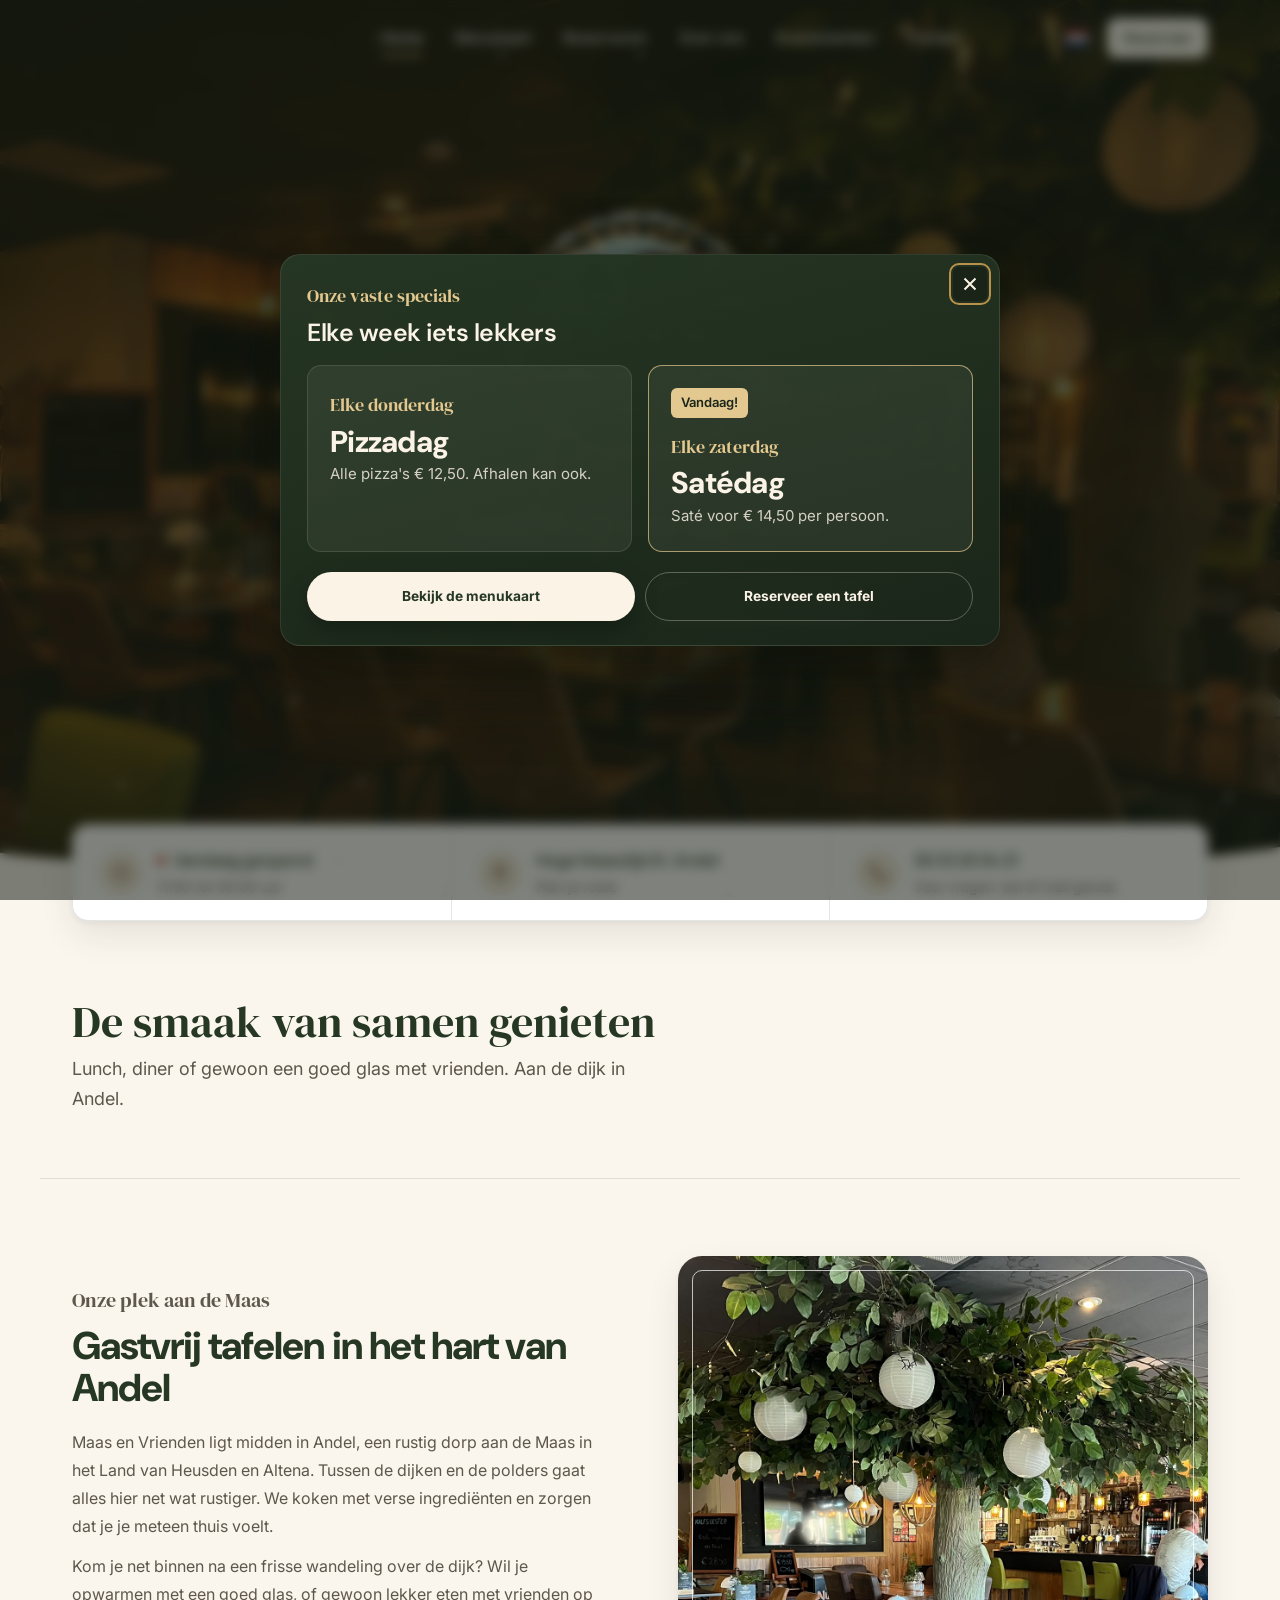
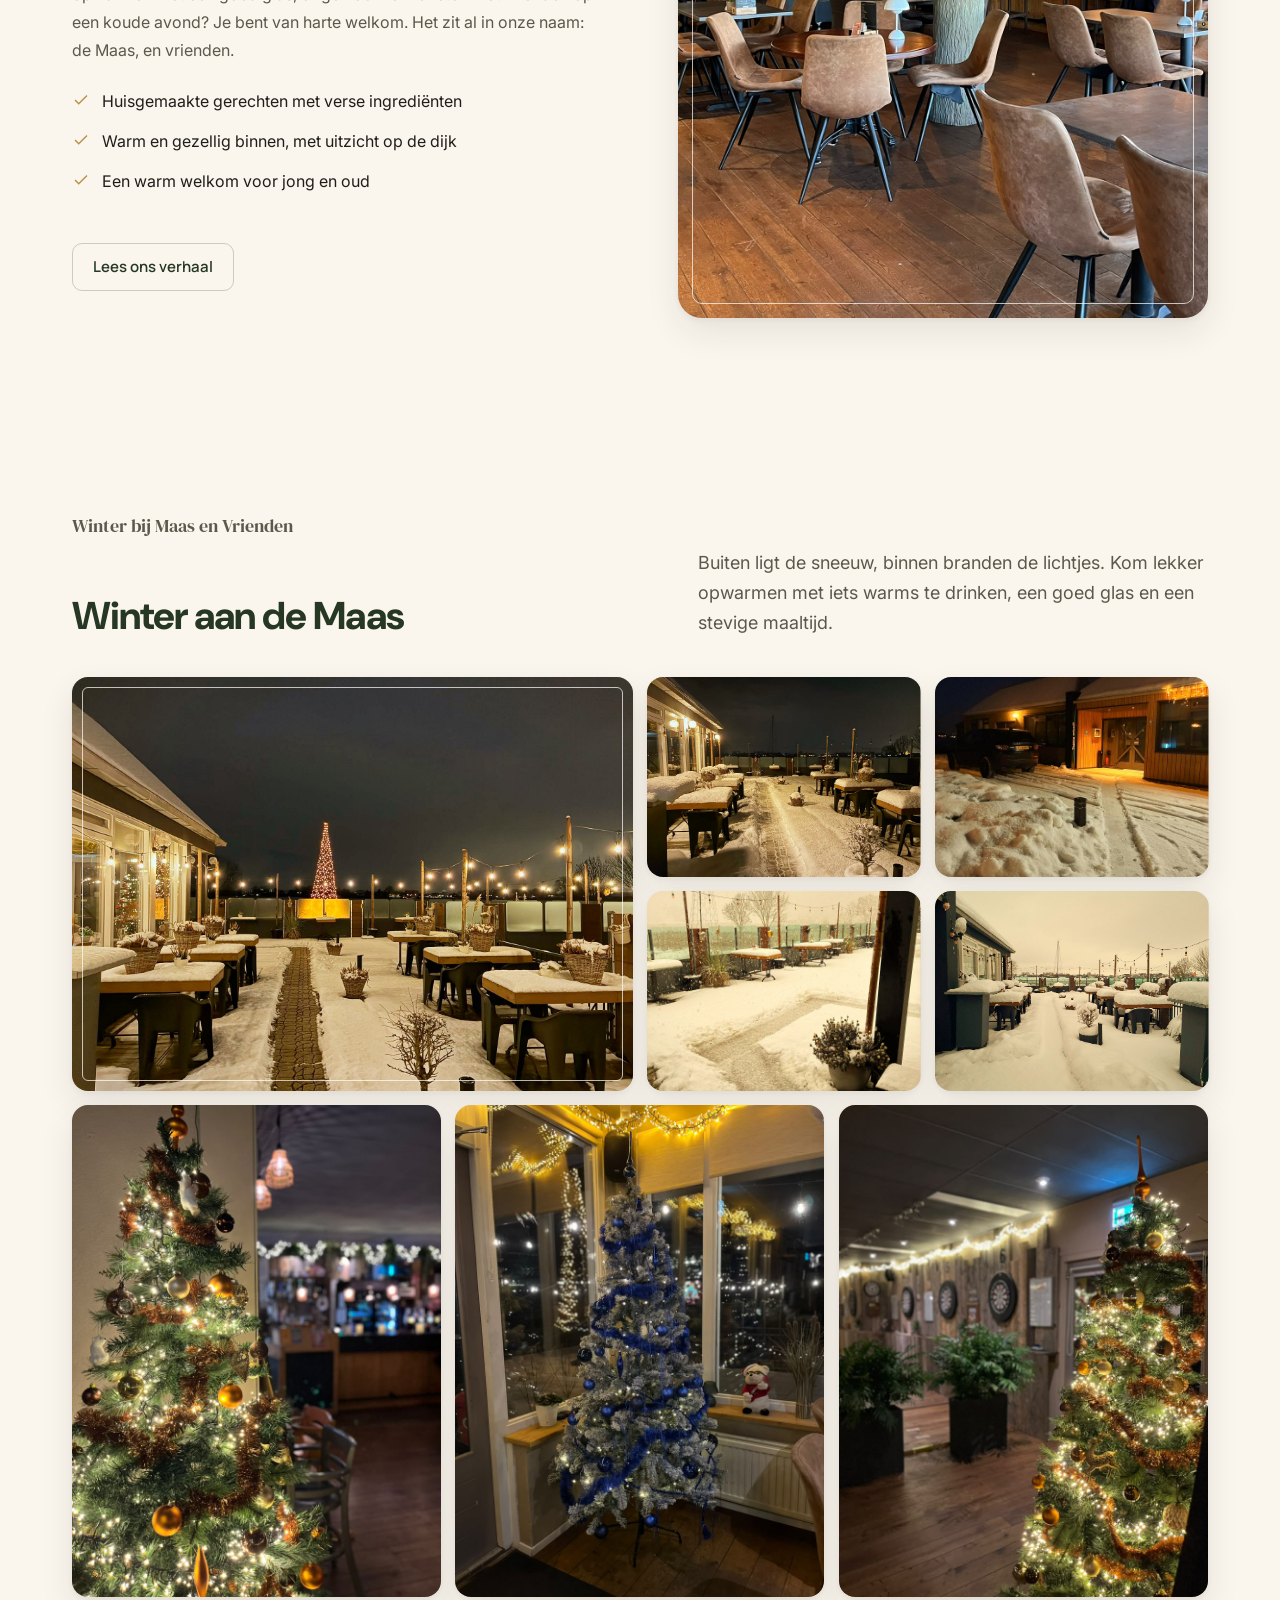
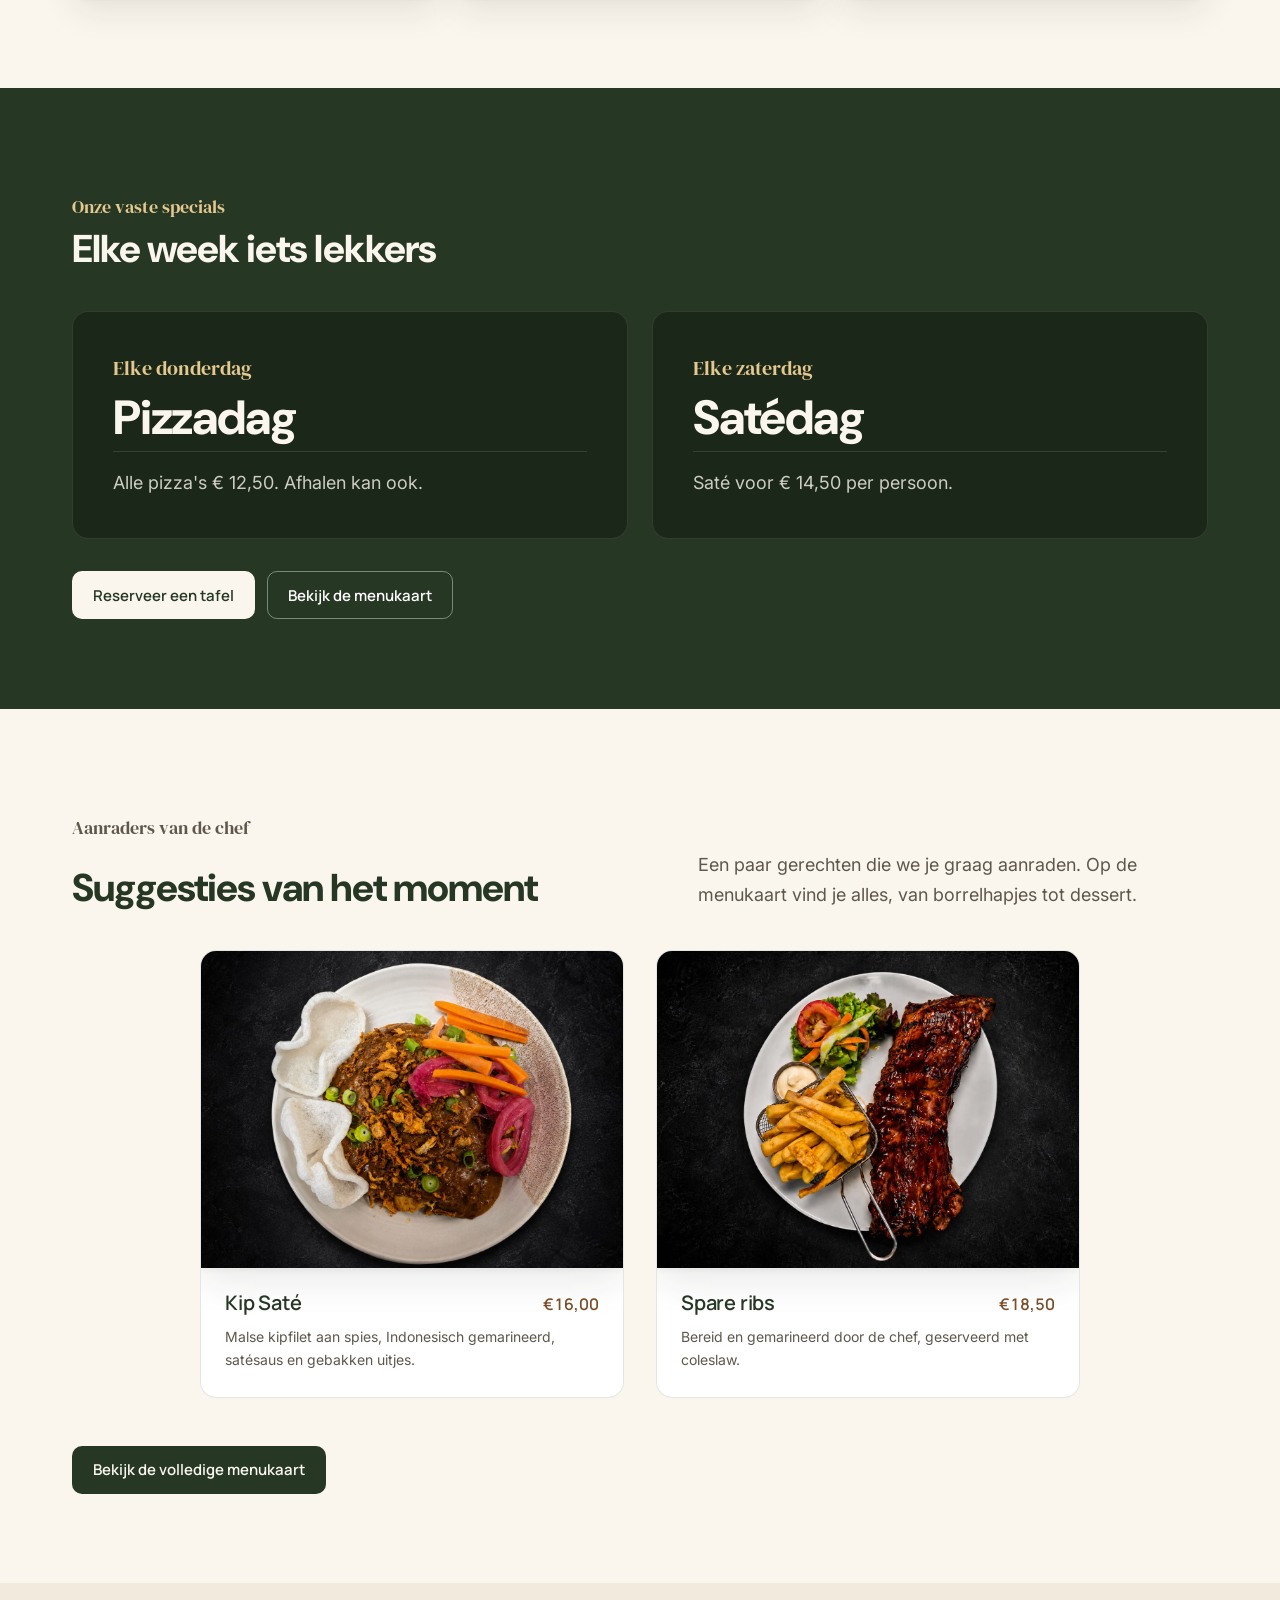
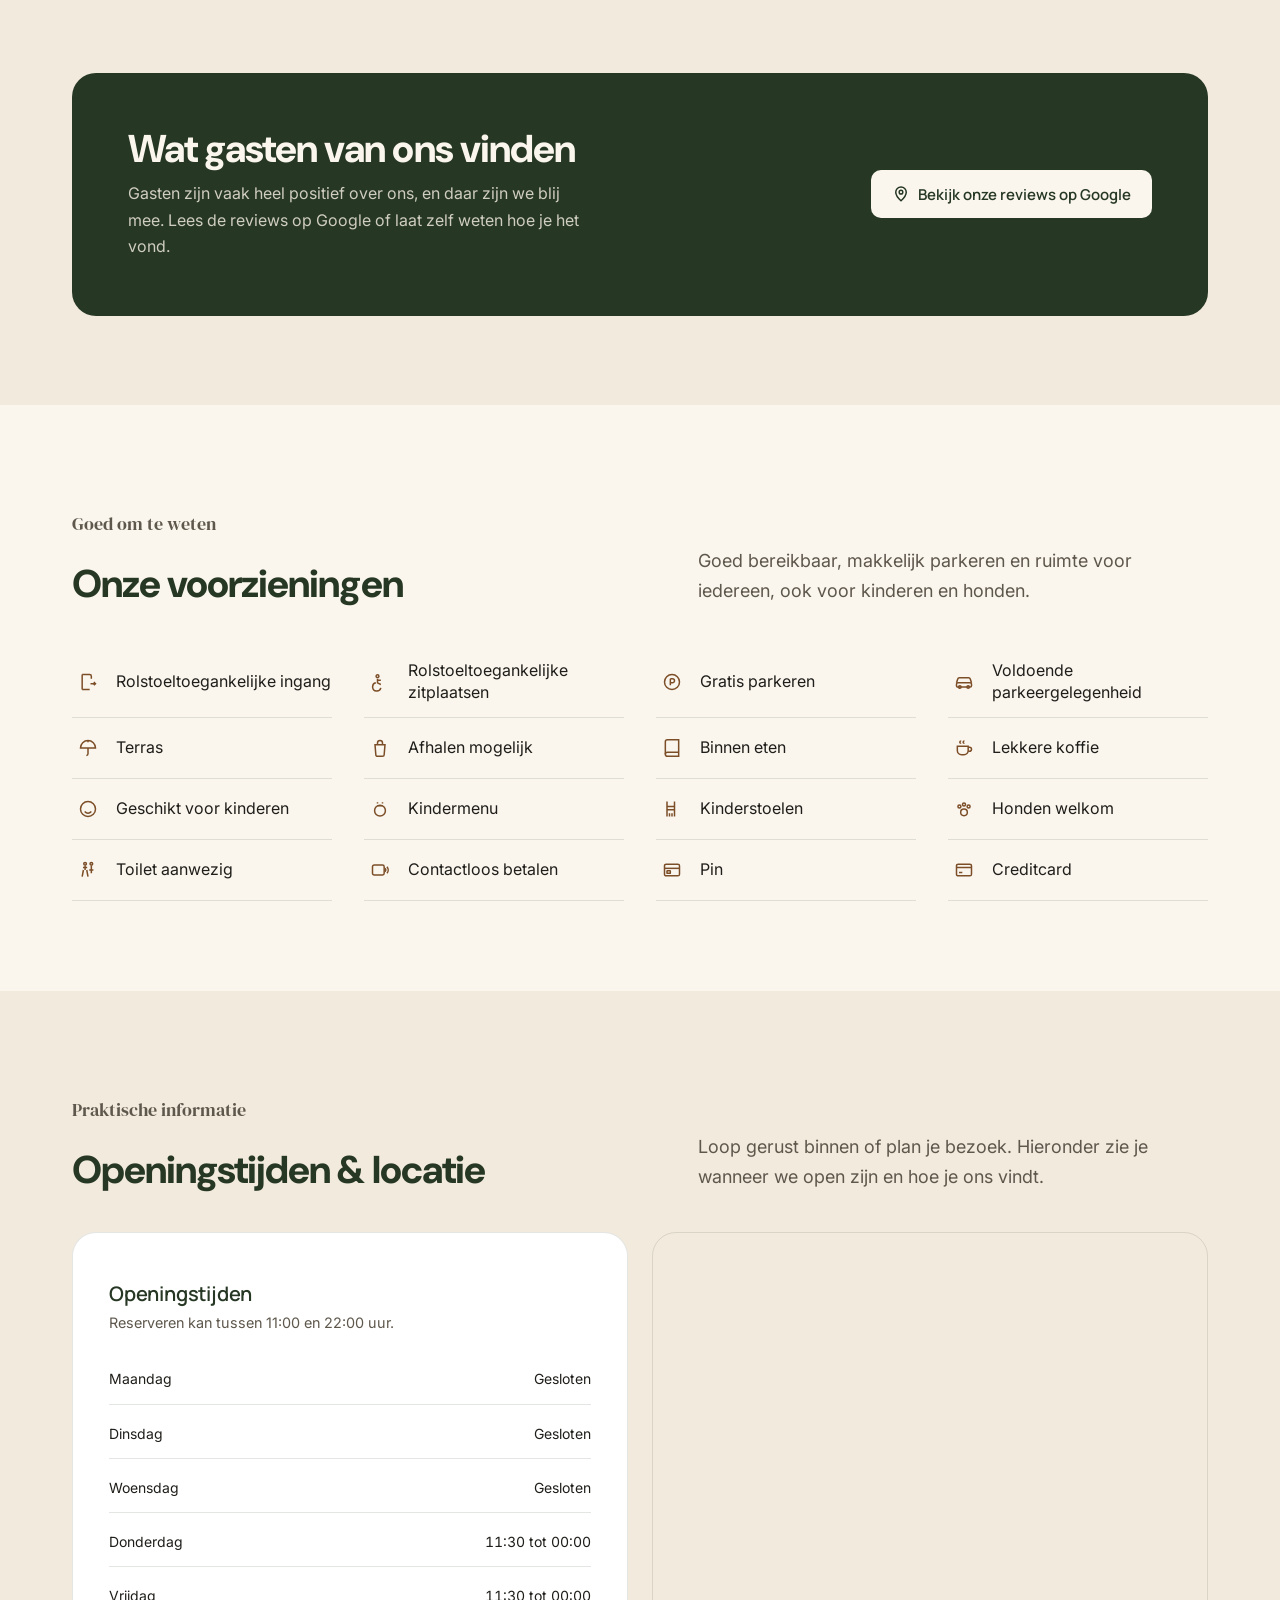
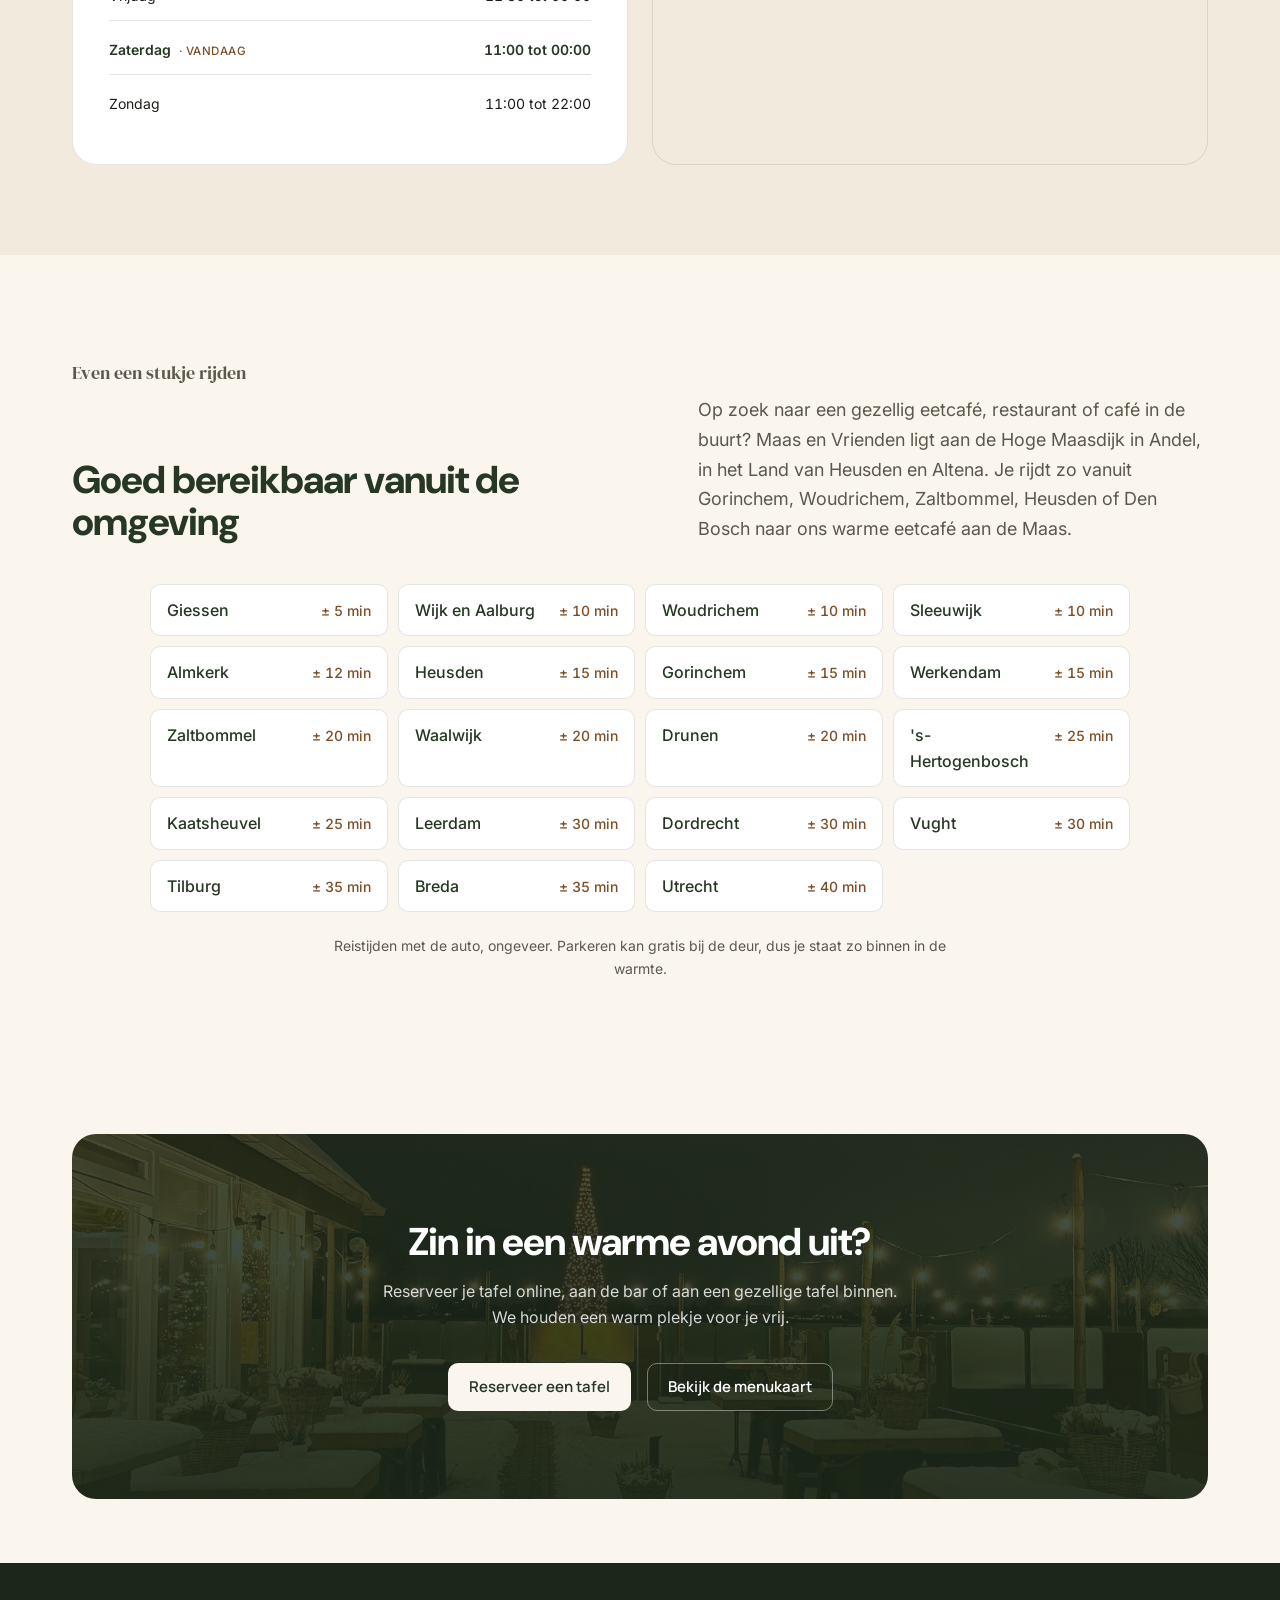
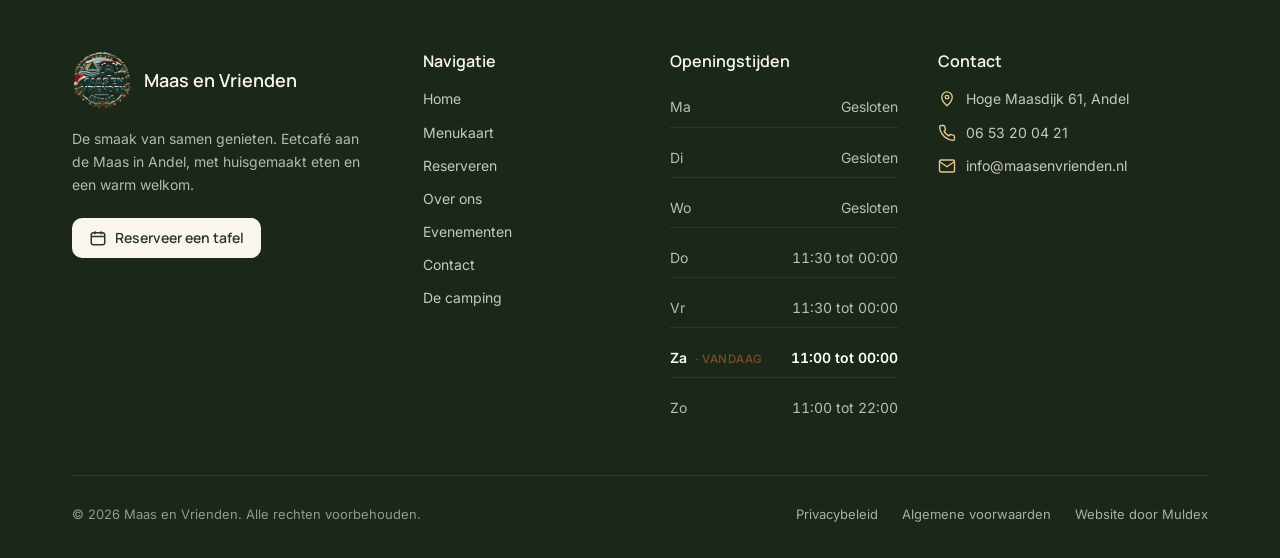
<file: index.html>
<!DOCTYPE html>
<html lang="nl">
<head>
<meta charset="UTF-8">
<meta name="viewport" content="width=device-width, initial-scale=1.0">
<title>Eetcafé Maas en Vrienden in Andel | Restaurant &amp; terras aan de Maas</title>
<meta name="description" content="Eetcafé en restaurant aan de Maas in Andel (Altena). Pizza, huisgemaakte saté, spareribs, borrelplanken en een warm, gezellig interieur met uitzicht op de Maas. Vlakbij Gorinchem, Woudrichem en Zaltbommel. Reserveer online.">
<link rel="canonical" href="https://maasenvrienden.nl/">
<meta name="geo.region" content="NL-NB">
<meta name="geo.placename" content="Andel">
<meta name="geo.position" content="51.7781;5.0818">
<meta name="ICBM" content="51.7781, 5.0818">

<!-- Open Graph -->
<meta property="og:type" content="restaurant">
<meta property="og:site_name" content="Maas en Vrienden">
<meta property="og:title" content="Eetcafé Maas en Vrienden in Andel | Restaurant &amp; terras aan de Maas">
<meta property="og:description" content="Eetcafé en restaurant aan de Maas in Andel (Altena). Pizza, huisgemaakte saté, spareribs, borrelplanken en een warm, gezellig interieur met uitzicht op de Maas. Vlakbij Gorinchem, Woudrichem en Zaltbommel. Reserveer online.">
<meta property="og:image" content="https://maasenvrienden.nl/images/logo-500.png">
<meta property="og:url" content="https://maasenvrienden.nl/">
<meta property="og:locale" content="nl_NL">
<meta name="twitter:card" content="summary_large_image">

<!-- Favicons -->
<link rel="icon" type="image/png" sizes="32x32" href="images/favicon-32.png">
<link rel="icon" type="image/png" sizes="16x16" href="images/favicon-16.png">
<link rel="apple-touch-icon" sizes="180x180" href="images/apple-touch-icon.png">
<link rel="manifest" href="manifest.json">
<meta name="theme-color" content="#263724">

<!-- Fonts -->
<link rel="preconnect" href="https://fonts.googleapis.com">
<link rel="preconnect" href="https://fonts.gstatic.com" crossorigin>
<link href="https://fonts.googleapis.com/css2?family=DM+Sans:opsz,wght@9..40,800&family=Manrope:wght@600&family=Inter:wght@400;500;600&family=DM+Serif+Display&display=swap" rel="stylesheet">

<!-- Styles -->
<link rel="stylesheet" href="css/style.css?v=20261201">
<link rel="stylesheet" href="css/components.css?v=20261201">
<link rel="stylesheet" href="css/pages.css?v=20261201">
<link rel="stylesheet" href="css/winter.css?v=20261201">
<link rel="stylesheet" href="css/redesign.css?v=20261201">
<link rel="stylesheet" href="css/event-popup.css?v=20261201">
<link rel="stylesheet" href="css/specials-popup.css?v=20261201">

<!-- Structured data -->
<script type="application/ld+json">
{
  "@context": "https://schema.org",
  "@type": [
    "Restaurant",
    "BarOrPub"
  ],
  "@id": "https://maasenvrienden.nl/#eetcafe",
  "name": "Maas en Vrienden",
  "alternateName": [
    "Maas & Vrienden",
    "Eetcafé Maas en Vrienden"
  ],
  "description": "Eetcafé en restaurant aan de Maas in Andel met pizza, huisgemaakte saté, spareribs, borrelplanken en een warm, gezellig interieur aan het water.",
  "url": "https://maasenvrienden.nl/",
  "image": [
    "https://maasenvrienden.nl/images/hero-avond.jpg",
    "https://maasenvrienden.nl/images/winter-terras-5.jpg",
    "https://maasenvrienden.nl/images/logo-500.png"
  ],
  "logo": "https://maasenvrienden.nl/images/logo-500.png",
  "telephone": "+31653200421",
  "email": "info@maasenvrienden.nl",
  "servesCuisine": [
    "Nederlands",
    "Pizza",
    "Saté",
    "Grill",
    "Eetcafé"
  ],
  "priceRange": "€€",
  "menu": "https://maasenvrienden.nl/menu.html",
  "hasMenu": "https://maasenvrienden.nl/menu.html",
  "acceptsReservations": "https://maasenvrienden.nl/reserveren.html",
  "address": {
    "@type": "PostalAddress",
    "streetAddress": "Hoge Maasdijk 61",
    "addressLocality": "Andel",
    "addressRegion": "Noord-Brabant",
    "addressCountry": "NL"
  },
  "geo": {
    "@type": "GeoCoordinates",
    "latitude": 51.7781461,
    "longitude": 5.0818184
  },
  "hasMap": "https://www.google.com/maps/search/?api=1&query=Maas%20en%20Vrienden%20Andel",
  "areaServed": [
    {
      "@type": "Place",
      "name": "Andel"
    },
    {
      "@type": "Place",
      "name": "Giessen"
    },
    {
      "@type": "Place",
      "name": "Wijk en Aalburg"
    },
    {
      "@type": "Place",
      "name": "Woudrichem"
    },
    {
      "@type": "Place",
      "name": "Sleeuwijk"
    },
    {
      "@type": "Place",
      "name": "Almkerk"
    },
    {
      "@type": "Place",
      "name": "Werkendam"
    },
    {
      "@type": "Place",
      "name": "Gorinchem"
    },
    {
      "@type": "Place",
      "name": "Heusden"
    },
    {
      "@type": "Place",
      "name": "Zaltbommel"
    },
    {
      "@type": "Place",
      "name": "Waalwijk"
    },
    {
      "@type": "Place",
      "name": "Drunen"
    },
    {
      "@type": "Place",
      "name": "'s-Hertogenbosch"
    },
    {
      "@type": "Place",
      "name": "Kaatsheuvel"
    },
    {
      "@type": "Place",
      "name": "Leerdam"
    },
    {
      "@type": "Place",
      "name": "Dordrecht"
    },
    {
      "@type": "Place",
      "name": "Vught"
    },
    {
      "@type": "Place",
      "name": "Tilburg"
    },
    {
      "@type": "Place",
      "name": "Breda"
    },
    {
      "@type": "Place",
      "name": "Altena"
    },
    {
      "@type": "Place",
      "name": "Land van Heusden en Altena"
    }
  ],
  "amenityFeature": [
    {
      "@type": "LocationFeatureSpecification",
      "name": "Terras",
      "value": true
    },
    {
      "@type": "LocationFeatureSpecification",
      "name": "Honden welkom",
      "value": true
    },
    {
      "@type": "LocationFeatureSpecification",
      "name": "Pinnen",
      "value": true
    },
    {
      "@type": "LocationFeatureSpecification",
      "name": "Creditcard",
      "value": true
    }
  ],
  "openingHoursSpecification": [
    {
      "@type": "OpeningHoursSpecification",
      "dayOfWeek": [
        "Thursday",
        "Friday"
      ],
      "opens": "11:30",
      "closes": "23:59"
    },
    {
      "@type": "OpeningHoursSpecification",
      "dayOfWeek": "Saturday",
      "opens": "11:00",
      "closes": "23:59"
    },
    {
      "@type": "OpeningHoursSpecification",
      "dayOfWeek": "Sunday",
      "opens": "11:00",
      "closes": "22:00"
    }
  ]
}
</script>
</head>
<body data-page="home">

<div class="page-loader" aria-hidden="true"><img src="images/logo-winter-600.png" alt="" width="600" height="575"></div>

<a class="skip-link" href="#main" data-i18n="common.skipLink">Direct naar inhoud</a>

<!-- ========== HEADER ========== -->
<header class="site-header">
  <div class="container header-inner">
    <a href="index.html" class="brand" aria-label="Maas en Vrienden, naar de homepage">
      <img src="images/logo-winter.png" alt="Maas en Vrienden eetcafé" width="56" height="56" fetchpriority="high">
      <span class="brand-text"><span class="brand-name">Maas en Vrienden</span><span class="brand-sub" data-i18n="common.brandSub">Eetcafé in Andel</span></span>
    </a>

    <nav class="nav-shell" aria-label="Hoofdnavigatie" data-i18n-aria-label="common.nav.ariaLabel" id="hoofdnavigatie">
      <a href="index.html" class="nav-link" data-nav="home" data-i18n="common.nav.home">Home</a>
      <a href="menu.html" class="nav-link" data-nav="menu" data-i18n="common.nav.menu">Menukaart</a>
      <a href="reserveren.html" class="nav-link" data-nav="reserveren" data-i18n="common.nav.reserveren">Reserveren</a>
      <a href="over-ons.html" class="nav-link" data-nav="over-ons" data-i18n="common.nav.overons">Over ons</a>
      <a href="evenementen.html" class="nav-link" data-nav="evenementen" data-i18n="common.nav.evenementen">Evenementen</a>
      <a href="contact.html" class="nav-link" data-nav="contact" data-i18n="common.nav.contact">Contact</a>
      <a href="reserveren.html" class="btn btn-primary nav-mobile-cta"><svg width="18" height="18" viewBox="0 0 24 24" fill="none" stroke="currentColor" stroke-width="2" aria-hidden="true"><rect x="3" y="5" width="18" height="16" rx="3"/><path d="M8 3v4M16 3v4M3 10h18"/></svg><span data-i18n="common.cta.reserveer">Reserveer een tafel</span></a>
      <div class="nav-mobile-contact">
        <a href="tel:+31653200421"><svg width="18" height="18" viewBox="0 0 24 24" fill="none" stroke="currentColor" stroke-width="1.8" aria-hidden="true"><path d="M22 16.92v3a2 2 0 0 1-2.18 2 19.8 19.8 0 0 1-8.63-3.07 19.5 19.5 0 0 1-6-6 19.8 19.8 0 0 1-3.07-8.67A2 2 0 0 1 4.11 2h3a2 2 0 0 1 2 1.72c.13.96.36 1.9.7 2.81a2 2 0 0 1-.45 2.11L8.09 9.91a16 16 0 0 0 6 6l1.27-1.27a2 2 0 0 1 2.11-.45c.9.34 1.85.57 2.81.7A2 2 0 0 1 22 16.92z"/></svg><span>06 53 20 04 21</span></a>
        <a href="mailto:info@maasenvrienden.nl"><svg width="18" height="18" viewBox="0 0 24 24" fill="none" stroke="currentColor" stroke-width="1.8" aria-hidden="true"><path d="M22 6 12 13 2 6"/><rect x="2" y="4" width="20" height="16" rx="2"/></svg><span>info@maasenvrienden.nl</span></a>
      </div>
    </nav>

    <div class="header-actions">
      <div class="lang-switch">
        <button class="lang-current" aria-haspopup="true" aria-expanded="false" aria-label="Taal wijzigen" data-i18n-aria-label="common.langSwitch.ariaLabel">
          <span class="flag" aria-hidden="true"><svg viewBox="0 0 30 20" width="22" height="16"><rect width="30" height="6.67" fill="#AE1C28"/><rect y="6.67" width="30" height="6.67" fill="#FFFFFF"/><rect y="13.33" width="30" height="6.67" fill="#21468B"/></svg></span><span data-lang-label>NL</span>
        </button>
        <div class="lang-menu" role="menu" aria-label="Taal kiezen" data-i18n-aria-label="common.langMenu.ariaLabel">
          <button class="lang-option" role="menuitem" data-lang="nl"><span class="flag" aria-hidden="true"><svg viewBox="0 0 30 20" width="22" height="16"><rect width="30" height="6.67" fill="#AE1C28"/><rect y="6.67" width="30" height="6.67" fill="#FFFFFF"/><rect y="13.33" width="30" height="6.67" fill="#21468B"/></svg></span> Nederlands</button>
          <button class="lang-option" role="menuitem" data-lang="en"><span class="flag" aria-hidden="true"><svg viewBox="0 0 30 20" width="22" height="16"><rect width="30" height="20" fill="#00247D"/><path d="M0,0 L30,20 M30,0 L0,20" stroke="#FFFFFF" stroke-width="4.5"/><path d="M0,0 L30,20 M30,0 L0,20" stroke="#CF142B" stroke-width="1.8"/><path d="M15,0 V20 M0,10 H30" stroke="#FFFFFF" stroke-width="7"/><path d="M15,0 V20 M0,10 H30" stroke="#CF142B" stroke-width="4"/></svg></span> English</button>
          <button class="lang-option" role="menuitem" data-lang="de"><span class="flag" aria-hidden="true"><svg viewBox="0 0 30 20" width="22" height="16"><rect width="30" height="6.67" fill="#000000"/><rect y="6.67" width="30" height="6.67" fill="#DD0000"/><rect y="13.33" width="30" height="6.67" fill="#FFCE00"/></svg></span> Deutsch</button>
        </div>
      </div>
      <a href="reserveren.html" class="btn btn-primary btn-sm header-cta" data-i18n="common.cta.reserveerShort">Reserveer</a>
      <button class="nav-toggle" type="button" aria-controls="hoofdnavigatie" aria-expanded="false" aria-label="Menu openen" data-i18n-aria-label="common.nav.toggle">
        <span></span><span></span><span></span>
      </button>
    </div>
  </div>
</header>

<main id="main">

  <!-- ========== HERO ========== -->
  <section class="home-hero" aria-labelledby="heroTitle">
    <div class="home-hero-media">
      <img src="images/hero-avond.jpg" alt="Sfeervol verlicht interieur van eetcafé Maas en Vrienden met de boom en houten bar" width="1448" height="1086" loading="eager" fetchpriority="high">
    </div>
    <div class="container home-hero-inner">
      <div class="home-hero-content">
        <h1 id="heroTitle" class="hero-logo"><img src="images/logo-winter-600.png" alt="Maas en Vrienden, eetcafé aan de Maas in Andel" width="600" height="575" fetchpriority="high"></h1>
        <p class="hero-tagline" data-i18n="home.hero.tagline">Genieten aan de Maas</p>
        <div class="hero-buttons">
          <a href="menu.html" class="btn btn-hero-light">
            <svg width="18" height="18" viewBox="0 0 24 24" fill="none" stroke="currentColor" stroke-width="2" aria-hidden="true"><path d="M4 19.5A2.5 2.5 0 0 1 6.5 17H20"/><path d="M6.5 2H20v20H6.5A2.5 2.5 0 0 1 4 19.5v-15A2.5 2.5 0 0 1 6.5 2Z"/></svg>
            <span data-i18n="common.cta.bekijkOnzeMenu">Bekijk onze menukaart</span>
          </a>
          <a href="reserveren.html" class="btn btn-hero-solid">
            <svg width="18" height="18" viewBox="0 0 24 24" fill="none" stroke="currentColor" stroke-width="2" aria-hidden="true"><rect x="3" y="5" width="18" height="16" rx="3"/><path d="M8 3v4M16 3v4M3 10h18"/></svg>
            <span data-i18n="common.cta.reserveer">Reserveer een tafel</span>
          </a>
        </div>
      </div>
    </div>
    <div class="wave-divider" aria-hidden="true">
      <svg viewBox="0 0 1440 90" preserveAspectRatio="none"><path d="M0,40 C240,90 480,0 720,20 C960,40 1200,90 1440,30 L1440,90 L0,90 Z"/></svg>
    </div>
  </section>

  <!-- ========== SNELLE INFO ========== -->
  <section class="quickbar-wrap" aria-label="Praktische informatie">
    <div class="container">
      <div class="quickbar">
        <a class="quick-item" href="#contact" data-status-badge>
          <span class="quick-icon"><svg width="20" height="20" viewBox="0 0 24 24" fill="none" stroke="currentColor" stroke-width="1.8" aria-hidden="true"><circle cx="12" cy="12" r="9"/><path d="M12 7v5l3 3"/></svg></span>
          <div>
            <strong><span class="status-dot"></span><span data-status-label data-i18n="home.status.loading">Status wordt geladen…</span></strong>
            <span class="quick-sub" data-status-hours></span>
          </div>
        </a>
        <a class="quick-item" href="https://www.google.com/maps/search/?api=1&amp;query=Maas%20en%20Vrienden%20Andel" target="_blank" rel="noopener">
          <span class="quick-icon"><svg width="20" height="20" viewBox="0 0 24 24" fill="none" stroke="currentColor" stroke-width="1.8" aria-hidden="true"><path d="M12 21s-7-6.5-7-11.5A7 7 0 0 1 19 9.5C19 14.5 12 21 12 21Z"/><circle cx="12" cy="9.5" r="2.4"/></svg></span>
          <div>
            <strong data-i18n="common.footer.address">Hoge Maasdijk 61, Andel</strong>
            <span class="quick-sub" data-i18n="common.route">Plan je route</span>
          </div>
        </a>
        <a class="quick-item" href="tel:+31653200421">
          <span class="quick-icon"><svg width="20" height="20" viewBox="0 0 24 24" fill="none" stroke="currentColor" stroke-width="1.8" aria-hidden="true"><path d="M22 16.92v3a2 2 0 0 1-2.18 2 19.8 19.8 0 0 1-8.63-3.07 19.5 19.5 0 0 1-6-6 19.8 19.8 0 0 1-3.07-8.67A2 2 0 0 1 4.11 2h3a2 2 0 0 1 2 1.72c.13.96.36 1.9.7 2.81a2 2 0 0 1-.45 2.11L8.09 9.91a16 16 0 0 0 6 6l1.27-1.27a2 2 0 0 1 2.11-.45c.9.34 1.85.57 2.81.7A2 2 0 0 1 22 16.92z"/></svg></span>
          <div>
            <strong>06 53 20 04 21</strong>
            <span class="quick-sub" data-i18n="home.contact.phoneNote">Voor vragen: bel of mail gerust.</span>
          </div>
        </a>
      </div>
    </div>
  </section>

  <!-- ========== HUISSTIJL: LOGO EN TAGLINE (zoals op de vorige site) ========== -->
  <section class="brand-band" data-reveal>
    <div class="container brand-band-inner">
      <div>
        <p class="brand-band-tagline" data-i18n="home.tagline">De smaak van samen genieten</p>
        <p class="brand-band-line" data-i18n="home.brand.line">Lunch, diner of gewoon een goed glas met vrienden. Aan de dijk in Andel.</p>
      </div>
    </div>
  </section>

  <!-- ========== OVER ANDEL ========== -->
  <section class="section" data-reveal>
    <div class="container split">
      <div class="split-text">
        <p class="eyebrow" data-i18n="home.intro.eyebrow">Onze plek aan de Maas</p>
        <h2 data-i18n="home.intro.title">Gastvrij tafelen in het hart van Andel</h2>
        <p data-i18n="home.intro.p1">Maas en Vrienden ligt midden in Andel, een rustig dorp aan de Maas in het Land van Heusden en Altena. Tussen de dijken en de polders gaat alles hier net wat rustiger. We koken met verse ingrediënten en zorgen dat je je meteen thuis voelt.</p>
        <p class="mt-sm" data-i18n="home.intro.p2">Kom je net binnen na een frisse wandeling over de dijk? Wil je opwarmen met een goed glas, of gewoon lekker eten met vrienden op een koude avond? Je bent van harte welkom. Het zit al in onze naam: de Maas, en vrienden.</p>
        <ul class="checklist">
          <li><svg width="18" height="18" viewBox="0 0 24 24" fill="none" stroke="currentColor" stroke-width="2"><path d="M20 6 9 17l-5-5"/></svg> <span data-i18n="home.intro.check1">Huisgemaakte gerechten met verse ingrediënten</span></li>
          <li><svg width="18" height="18" viewBox="0 0 24 24" fill="none" stroke="currentColor" stroke-width="2"><path d="M20 6 9 17l-5-5"/></svg> <span data-i18n="home.intro.check2">Warm en gezellig binnen, met uitzicht op de dijk</span></li>
          <li><svg width="18" height="18" viewBox="0 0 24 24" fill="none" stroke="currentColor" stroke-width="2"><path d="M20 6 9 17l-5-5"/></svg> <span data-i18n="home.intro.check3">Een warm welkom voor jong en oud</span></li>
        </ul>
        <a href="over-ons.html" class="btn btn-outline mt-lg" data-i18n="home.intro.cta">Lees ons verhaal</a>
      </div>
      <div class="split-media">
        <div class="photo-frame" style="--ar:4/5;">
          <img src="images/sfeer-1.jpg" alt="Het gezellige interieur van Maas en Vrienden in Andel" loading="lazy">
          <div class="placeholder-content">
            <svg viewBox="0 0 24 24" fill="none" stroke="currentColor" stroke-width="1.6"><path d="M3 17c2-3 4-3 6 0s4 3 6 0 4-3 6 0"/><path d="M3 11c2-3 4-3 6 0s4 3 6 0 4-3 6 0"/></svg>
            <span class="caption" data-i18n="home.intro.photoCaption">Foto: de Maas bij Andel</span>
            <span class="sub" data-i18n="common.photoSoon">wordt binnenkort toegevoegd</span>
          </div>
        </div>
      </div>
    </div>
  </section>

  <!-- ========== WINTER AAN DE MAAS ========== -->
  <section class="section" id="winter" data-reveal>
    <div class="container">
      <div class="section-head center">
        <p class="eyebrow" data-i18n="home.winter.eyebrow">Winter bij Maas en Vrienden</p>
        <h2 data-i18n="home.winter.title">Winter aan de Maas</h2>
        <p data-i18n="home.winter.desc">Buiten ligt de sneeuw, binnen branden de lichtjes. Kom lekker opwarmen met iets warms te drinken, een goed glas en een stevige maaltijd.</p>
      </div>
      <div class="gallery-grid">
        <div class="photo-frame span-2 row-2" data-reveal>
          <img src="images/winter-terras-5.jpg" alt="Besneeuwd terras met kerstboom en lichtjes bij avond" loading="lazy">
          <div class="placeholder-content"><span class="caption" data-i18n="home.winter.c5">Kerstsfeer aan de Maas</span></div>
        </div>
        <div class="photo-frame" data-reveal data-reveal-delay="1">
          <img src="images/winter-terras-2.jpg" alt="Besneeuwde terrastafels bij avond" loading="lazy">
          <div class="placeholder-content"><span class="caption" data-i18n="home.winter.c2">Sneeuw op het terras</span></div>
        </div>
        <div class="photo-frame" data-reveal data-reveal-delay="2">
          <img src="images/winter-terras-3.jpg" alt="Verlichte ingang van Maas en Vrienden in de sneeuw" loading="lazy">
          <div class="placeholder-content"><span class="caption" data-i18n="home.winter.c3">Warm welkom</span></div>
        </div>
        <div class="photo-frame" data-reveal data-reveal-delay="0">
          <img src="images/winter-terras-1.jpg" alt="Besneeuwd pad met lichtjes naar het terras" loading="lazy">
          <div class="placeholder-content"><span class="caption" data-i18n="home.winter.c1">Lichtjes in de sneeuw</span></div>
        </div>
        <div class="photo-frame" data-reveal data-reveal-delay="1">
          <img src="images/winter-terras-4.jpg" alt="Terras van Maas en Vrienden onder een dik pak sneeuw" loading="lazy">
          <div class="placeholder-content"><span class="caption" data-i18n="home.winter.c4">Winter aan de dijk</span></div>
        </div>
      </div>
      <div class="gallery-binnen">
        <div class="photo-frame" data-reveal data-reveal-delay="0">
          <img src="images/winter-binnen-bar.jpg" alt="Kerstboom met gouden ballen en lichtjes, met de bar op de achtergrond" width="768" height="1024" loading="lazy">
          <div class="placeholder-content"><span class="caption" data-i18n="home.winter.c6">Kerst aan de bar</span></div>
        </div>
        <div class="photo-frame" data-reveal data-reveal-delay="1">
          <img src="images/winter-binnen-raam.jpg" alt="Witte kerstboom met blauwe ballen bij het raam, buiten de lichtjes op het terras" width="768" height="1024" loading="lazy">
          <div class="placeholder-content"><span class="caption" data-i18n="home.winter.c7">Kerstboom bij het raam</span></div>
        </div>
        <div class="photo-frame" data-reveal data-reveal-delay="2">
          <img src="images/winter-binnen-darts.jpg" alt="Kerstboom met gouden ballen en lichtjes bij de dartborden" width="768" height="1024" loading="lazy">
          <div class="placeholder-content"><span class="caption" data-i18n="home.winter.c8">Lichtjes bij de darthoek</span></div>
        </div>
      </div>
    </div>
  </section>

  <!-- ========== VASTE WEEKSPECIALS ========== -->
  <section class="section weekly-section" data-reveal>
    <div class="container">
      <div class="section-head center">
        <p class="eyebrow" data-i18n="specials.eyebrow">Onze vaste specials</p>
        <h2 data-i18n="specials.title">Elke week iets lekkers</h2>
      </div>
      <div class="weekly-grid">
        <article class="weekly-card" data-weekday="4">
          <div class="weekly-body">
            <span class="weekly-today" hidden></span>
            <p class="weekly-day" data-i18n="specials.thu.day">Elke donderdag</p>
            <h3 data-i18n="specials.thu.title">Pizzadag</h3>
            <p class="weekly-desc" data-i18n="specials.thu.desc">Alle pizza's € 12,50. Afhalen kan ook.</p>
          </div>
        </article>
        <article class="weekly-card" data-weekday="6">
          <div class="weekly-body">
            <span class="weekly-today" hidden></span>
            <p class="weekly-day" data-i18n="specials.sat.day">Elke zaterdag</p>
            <h3 data-i18n="specials.sat.title">Satédag</h3>
            <p class="weekly-desc" data-i18n="specials.sat.desc">Saté voor € 14,50 per persoon.</p>
          </div>
        </article>
      </div>
      <div class="weekly-actions">
        <a href="reserveren.html" class="btn btn-on-dark" data-i18n="specials.reserve">Reserveer een tafel</a>
        <a href="menu.html" class="btn btn-outline-on-dark" data-i18n="specials.cta">Bekijk de menukaart</a>
      </div>
    </div>
  </section>

  <!-- ========== SUGGESTIES VAN HET MOMENT ========== -->
  <section class="section" data-reveal>
    <div class="container">
      <div class="section-head center">
        <p class="eyebrow" data-i18n="home.suggesties.eyebrow">Aanraders van de chef</p>
        <h2 data-i18n="home.suggesties.title">Suggesties van het moment</h2>
        <p data-i18n="home.suggesties.desc">Een paar gerechten die we je graag aanraden. Op de menukaart vind je alles, van borrelhapjes tot dessert.</p>
      </div>
      <div class="grid grid-2" style="max-width: 880px; margin-inline: auto;">
        <article class="card suggestion-card" data-reveal>
          <div class="suggestion-media photo-frame">
            <img src="images/gerecht-kipsate.jpg" alt="Kip Saté met satésaus en gebakken uitjes" loading="lazy">
            <div class="placeholder-content"><svg viewBox="0 0 24 24" fill="none" stroke="currentColor" stroke-width="1.6"><circle cx="12" cy="12" r="9"/><path d="M8 12h8M12 8v8"/></svg><span class="caption" data-i18n="common.photoGeneric">Foto volgt</span></div>
          </div>
          <div class="suggestion-body">
            <div class="suggestion-top"><h3 data-i18n="home.suggesties.item1.name">Kip Saté</h3><span class="suggestion-price">€16,00</span></div>
            <p data-i18n="home.suggesties.item1.desc">Malse kipfilet aan spies, Indonesisch gemarineerd, satésaus en gebakken uitjes.</p>
          </div>
        </article>
        <article class="card suggestion-card" data-reveal data-reveal-delay="1">
          <div class="suggestion-media photo-frame">
            <img src="images/gerecht-spareribs.jpg" alt="Spare ribs met friet en salade" loading="lazy">
            <div class="placeholder-content"><svg viewBox="0 0 24 24" fill="none" stroke="currentColor" stroke-width="1.6"><circle cx="12" cy="12" r="9"/><path d="M8 12h8M12 8v8"/></svg><span class="caption" data-i18n="common.photoGeneric">Foto volgt</span></div>
          </div>
          <div class="suggestion-body">
            <div class="suggestion-top"><h3 data-i18n="home.suggesties.item3.name">Spare ribs</h3><span class="suggestion-price">€18,50</span></div>
            <p data-i18n="home.suggesties.item3.desc">Bereid en gemarineerd door de chef, geserveerd met coleslaw.</p>
          </div>
        </article>
      </div>
      <div class="text-center mt-lg">
        <a href="menu.html" class="btn btn-primary" data-i18n="home.suggesties.cta">Bekijk de volledige menukaart</a>
      </div>
    </div>
  </section>

  <!-- ========== AGENDA ========== -->
  <section class="section section-alt" data-reveal>
    <div class="container">
      <div class="section-head-row">
        <div class="section-head">
          <p class="eyebrow" data-i18n="home.agenda.eyebrow">Agenda</p>
          <h2 data-i18n="home.agenda.title">Binnenkort bij Maas en Vrienden</h2>
          <p data-i18n="home.agenda.desc">Speciale avonden, weekspecials en andere momenten om naar uit te kijken.</p>
        </div>
        <a href="evenementen.html" class="btn btn-outline" data-i18n="home.agenda.cta">Bekijk alle evenementen</a>
      </div>
      <div class="agenda-list" data-upcoming-events data-limit="3"></div>
      <p class="agenda-empty" data-upcoming-empty hidden data-i18n="home.agenda.empty">Op dit moment staan er geen evenementen gepland. Kijk binnenkort nog eens, of volg de evenementenpagina.</p>
    </div>
  </section>

  <!-- ========== REVIEWS ========== -->
  <section class="section section-alt" data-reveal>
    <div class="container">
      <div class="reviews-panel">
        <div>
          <h2 data-i18n="home.reviews.title">Wat gasten van ons vinden</h2>
          <p data-i18n="home.reviews.desc">Gasten zijn vaak heel positief over ons, en daar zijn we blij mee. Lees de reviews op Google of laat zelf weten hoe je het vond.</p>
        </div>
        <a class="btn btn-on-dark" href="https://www.google.com/maps/search/?api=1&query=Maas%20en%20Vrienden%20Andel" target="_blank" rel="noopener">
          <svg width="18" height="18" viewBox="0 0 24 24" fill="none" stroke="currentColor" stroke-width="2"><path d="M12 21s-7-6.5-7-11.5A7 7 0 0 1 19 9.5C19 14.5 12 21 12 21Z"/><circle cx="12" cy="9.5" r="2.4"/></svg>
          <span data-i18n="home.reviews.cta">Bekijk onze reviews op Google</span>
        </a>
      </div>
    </div>
  </section>

  <!-- ========== VOORZIENINGEN ========== -->
  <section class="section" data-reveal>
    <div class="container">
      <div class="section-head center">
        <p class="eyebrow" data-i18n="home.amenities.eyebrow">Goed om te weten</p>
        <h2 data-i18n="home.amenities.title">Onze voorzieningen</h2>
        <p data-i18n="home.amenities.desc">Goed bereikbaar, makkelijk parkeren en ruimte voor iedereen, ook voor kinderen en honden.</p>
      </div>
      <div class="amenities-grid">
        <div class="amenity-item" data-reveal>
          <span class="icon-badge"><svg width="26" height="26" viewBox="0 0 24 24" fill="none" stroke="currentColor" stroke-width="1.8"><path d="M5 3v18M5 3h9a2 2 0 0 1 2 2v3M14 21H5M19 12l2 2-2 2M15 14h6"/></svg></span>
          <span data-i18n="amenity.wheelchairEntrance">Rolstoeltoegankelijke ingang</span>
        </div>
        <div class="amenity-item" data-reveal>
          <span class="icon-badge"><svg width="26" height="26" viewBox="0 0 24 24" fill="none" stroke="currentColor" stroke-width="1.8"><circle cx="9" cy="5" r="1.7"/><path d="M9 8v5l4 2M9 10h4M7 13a5 5 0 1 0 6 6"/></svg></span>
          <span data-i18n="amenity.wheelchairSeating">Rolstoeltoegankelijke zitplaatsen</span>
        </div>
        <div class="amenity-item" data-reveal>
          <span class="icon-badge"><svg width="26" height="26" viewBox="0 0 24 24" fill="none" stroke="currentColor" stroke-width="1.8"><circle cx="12" cy="12" r="9"/><path d="M10 8v8M10 8h2.5a2.5 2.5 0 0 1 0 5H10"/></svg></span>
          <span data-i18n="amenity.freeParking">Gratis parkeren</span>
        </div>
        <div class="amenity-item" data-reveal>
          <span class="icon-badge"><svg width="26" height="26" viewBox="0 0 24 24" fill="none" stroke="currentColor" stroke-width="1.8"><path d="M3 13l1.5-4.5A2 2 0 0 1 6.4 7h11.2a2 2 0 0 1 1.9 1.5L21 13"/><rect x="3" y="13" width="18" height="5" rx="1.5"/><circle cx="7" cy="18" r="1.5"/><circle cx="17" cy="18" r="1.5"/></svg></span>
          <span data-i18n="amenity.amplParking">Voldoende parkeergelegenheid</span>
        </div>
        <div class="amenity-item" data-reveal>
          <span class="icon-badge"><svg width="26" height="26" viewBox="0 0 24 24" fill="none" stroke="currentColor" stroke-width="1.8"><path d="M12 3a9 9 0 0 1 9 9H3a9 9 0 0 1 9-9Z"/><path d="M12 12v7a2 2 0 0 1-2 2M12 3v2"/></svg></span>
          <span data-i18n="amenity.terrace">Terras</span>
        </div>
        <div class="amenity-item" data-reveal>
          <span class="icon-badge"><svg width="26" height="26" viewBox="0 0 24 24" fill="none" stroke="currentColor" stroke-width="1.8"><path d="M6 8h12l-1 12a2 2 0 0 1-2 2H9a2 2 0 0 1-2-2L6 8Z"/><path d="M9 8V6a3 3 0 0 1 6 0v2"/></svg></span>
          <span data-i18n="amenity.takeaway">Afhalen mogelijk</span>
        </div>
        <div class="amenity-item" data-reveal>
          <span class="icon-badge"><svg width="26" height="26" viewBox="0 0 24 24" fill="none" stroke="currentColor" stroke-width="1.8"><path d="M4 19.5A2.5 2.5 0 0 1 6.5 17H20"/><path d="M6.5 2H20v20H6.5A2.5 2.5 0 0 1 4 19.5v-15A2.5 2.5 0 0 1 6.5 2Z"/></svg></span>
          <span data-i18n="amenity.indoorDining">Binnen eten</span>
        </div>
        <div class="amenity-item" data-reveal>
          <span class="icon-badge"><svg width="26" height="26" viewBox="0 0 24 24" fill="none" stroke="currentColor" stroke-width="1.8"><path d="M4 10h13v5a5 5 0 0 1-5 5H9a5 5 0 0 1-5-5v-5Z"/><path d="M17 11h1.5a2.5 2.5 0 0 1 0 5H17"/><path d="M8 3c0 1-1 1-1 2s1 1 1 2M12 3c0 1-1 1-1 2s1 1 1 2"/></svg></span>
          <span data-i18n="amenity.coffee">Lekkere koffie</span>
        </div>
        <div class="amenity-item" data-reveal>
          <span class="icon-badge"><svg width="26" height="26" viewBox="0 0 24 24" fill="none" stroke="currentColor" stroke-width="1.8"><circle cx="12" cy="12" r="9"/><path d="M8.5 10h.01M15.5 10h.01M8 15c1.2 1.3 2.5 2 4 2s2.8-.7 4-2"/></svg></span>
          <span data-i18n="amenity.kidsFriendly">Geschikt voor kinderen</span>
        </div>
        <div class="amenity-item" data-reveal>
          <span class="icon-badge"><svg width="26" height="26" viewBox="0 0 24 24" fill="none" stroke="currentColor" stroke-width="1.8"><circle cx="12" cy="14" r="6.5"/><path d="M9 5.5V4M15 5.5V4M9 8h6"/></svg></span>
          <span data-i18n="amenity.kidsMenu">Kindermenu</span>
        </div>
        <div class="amenity-item" data-reveal>
          <span class="icon-badge"><svg width="26" height="26" viewBox="0 0 24 24" fill="none" stroke="currentColor" stroke-width="1.8"><path d="M6 3v18M6 9h9M15 3v18M6 13h9M9 21v-4M12 21v-4"/></svg></span>
          <span data-i18n="amenity.highChairs">Kinderstoelen</span>
        </div>
        <div class="amenity-item" data-reveal>
          <span class="icon-badge"><svg width="26" height="26" viewBox="0 0 24 24" fill="none" stroke="currentColor" stroke-width="1.8"><circle cx="12" cy="16" r="4"/><circle cx="6.5" cy="9" r="1.8"/><circle cx="12" cy="6.5" r="1.8"/><circle cx="17.5" cy="9" r="1.8"/></svg></span>
          <span data-i18n="amenity.dogsWelcome">Honden welkom</span>
        </div>
        <div class="amenity-item" data-reveal>
          <span class="icon-badge"><svg width="26" height="26" viewBox="0 0 24 24" fill="none" stroke="currentColor" stroke-width="1.8"><circle cx="8.5" cy="4.5" r="1.6"/><path d="M8.5 6.5v5.5M6 9h5M6.5 12l-1.5 8M10.5 12l1.5 8"/><circle cx="16" cy="4.5" r="1.6"/><path d="M16 6.5V16M13.5 12H18.5"/></svg></span>
          <span data-i18n="amenity.restroom">Toilet aanwezig</span>
        </div>
        <div class="amenity-item" data-reveal>
          <span class="icon-badge"><svg width="26" height="26" viewBox="0 0 24 24" fill="none" stroke="currentColor" stroke-width="1.8"><rect x="3" y="6" width="14" height="12" rx="2"/><path d="M18 10a3 3 0 0 1 0 4M20.3 8a6 6 0 0 1 0 8"/></svg></span>
          <span data-i18n="amenity.contactless">Contactloos betalen</span>
        </div>
        <div class="amenity-item" data-reveal>
          <span class="icon-badge"><svg width="26" height="26" viewBox="0 0 24 24" fill="none" stroke="currentColor" stroke-width="1.8"><rect x="3" y="5" width="18" height="14" rx="2"/><path d="M3 10h18"/><rect x="6" y="13" width="4" height="3" rx="0.5"/></svg></span>
          <span data-i18n="amenity.debitCard">Pin</span>
        </div>
        <div class="amenity-item" data-reveal>
          <span class="icon-badge"><svg width="26" height="26" viewBox="0 0 24 24" fill="none" stroke="currentColor" stroke-width="1.8"><rect x="3" y="5" width="18" height="14" rx="2"/><path d="M3 9h18"/><path d="M6 15h4"/></svg></span>
          <span data-i18n="amenity.creditCard">Creditcard</span>
        </div>
      </div>
    </div>
  </section>

  <!-- ========== OPENINGSTIJDEN + LOCATIE ========== -->
  <section class="section section-alt" id="contact" data-reveal>
    <div class="container">
      <div class="section-head center">
        <p class="eyebrow" data-i18n="home.contactSection.eyebrow">Praktische informatie</p>
        <h2 data-i18n="home.contactSection.title">Openingstijden &amp; locatie</h2>
        <p data-i18n="home.contactSection.desc">Loop gerust binnen of plan je bezoek. Hieronder zie je wanneer we open zijn en hoe je ons vindt.</p>
      </div>
      <div class="contact-grid">
        <div class="card" style="padding: 36px;">
          <h3 class="mt-sm" style="margin-bottom: 4px;" data-i18n="home.hours.title">Openingstijden</h3>
          <p class="text-muted" style="margin-bottom: 20px; font-size: 0.9rem;" data-i18n="home.hours.note">Reserveren kan tussen 11:00 en 22:00 uur.</p>
          <ul class="hours-list" data-hours-table></ul>
        </div>
        <div class="map-frame">
          <iframe
            src="https://www.google.com/maps?q=Maas+en+Vrienden+Andel&output=embed"
            title="Locatie van Maas en Vrienden op Google Maps"
            data-i18n-title="home.map.title"
            loading="lazy"
            referrerpolicy="no-referrer-when-downgrade"
            style="width:100%; height:100%; border:0;">
          </iframe>
        </div>
      </div>
    </div>
  </section>

  <!-- ========== GOED BEREIKBAAR VANUIT DE OMGEVING ========== -->
  <section class="section" id="omgeving" data-reveal>
    <div class="container">
      <div class="section-head center">
        <p class="eyebrow" data-i18n="home.nearby.eyebrow">Even een stukje rijden</p>
        <h2 data-i18n="home.nearby.title">Goed bereikbaar vanuit de omgeving</h2>
        <p data-i18n="home.nearby.desc">Op zoek naar een gezellig eetcafé, restaurant of café in de buurt? Maas en Vrienden ligt aan de Hoge Maasdijk in Andel, in het Land van Heusden en Altena. Je rijdt zo vanuit Gorinchem, Woudrichem, Zaltbommel, Heusden of Den Bosch naar ons warme eetcafé aan de Maas.</p>
      </div>
      <ul class="nearby-grid" aria-label="Reistijd met de auto naar Maas en Vrienden">
          <li class="nearby-item"><span class="nearby-place">Giessen</span><span class="nearby-time">± 5 min</span></li>
          <li class="nearby-item"><span class="nearby-place">Wijk en Aalburg</span><span class="nearby-time">± 10 min</span></li>
          <li class="nearby-item"><span class="nearby-place">Woudrichem</span><span class="nearby-time">± 10 min</span></li>
          <li class="nearby-item"><span class="nearby-place">Sleeuwijk</span><span class="nearby-time">± 10 min</span></li>
          <li class="nearby-item"><span class="nearby-place">Almkerk</span><span class="nearby-time">± 12 min</span></li>
          <li class="nearby-item"><span class="nearby-place">Heusden</span><span class="nearby-time">± 15 min</span></li>
          <li class="nearby-item"><span class="nearby-place">Gorinchem</span><span class="nearby-time">± 15 min</span></li>
          <li class="nearby-item"><span class="nearby-place">Werkendam</span><span class="nearby-time">± 15 min</span></li>
          <li class="nearby-item"><span class="nearby-place">Zaltbommel</span><span class="nearby-time">± 20 min</span></li>
          <li class="nearby-item"><span class="nearby-place">Waalwijk</span><span class="nearby-time">± 20 min</span></li>
          <li class="nearby-item"><span class="nearby-place">Drunen</span><span class="nearby-time">± 20 min</span></li>
          <li class="nearby-item"><span class="nearby-place">&#39;s-Hertogenbosch</span><span class="nearby-time">± 25 min</span></li>
          <li class="nearby-item"><span class="nearby-place">Kaatsheuvel</span><span class="nearby-time">± 25 min</span></li>
          <li class="nearby-item"><span class="nearby-place">Leerdam</span><span class="nearby-time">± 30 min</span></li>
          <li class="nearby-item"><span class="nearby-place">Dordrecht</span><span class="nearby-time">± 30 min</span></li>
          <li class="nearby-item"><span class="nearby-place">Vught</span><span class="nearby-time">± 30 min</span></li>
          <li class="nearby-item"><span class="nearby-place">Tilburg</span><span class="nearby-time">± 35 min</span></li>
          <li class="nearby-item"><span class="nearby-place">Breda</span><span class="nearby-time">± 35 min</span></li>
          <li class="nearby-item"><span class="nearby-place">Utrecht</span><span class="nearby-time">± 40 min</span></li>
      </ul>
      <p class="nearby-note" data-i18n="home.nearby.note">Reistijden met de auto, ongeveer. Parkeren kan gratis bij de deur, dus je staat zo binnen in de warmte.</p>
    </div>
  </section>

  <!-- ========== CTA ========== -->
  <section class="section-tight" data-reveal>
    <div class="container">
      <div class="cta-banner">
        <h2 data-i18n="home.cta.title">Zin in een warme avond uit?</h2>
        <p data-i18n="home.cta.desc">Reserveer je tafel online, aan de bar of aan een gezellige tafel binnen. We houden een warm plekje voor je vrij.</p>
        <div class="btn-row">
          <a href="reserveren.html" class="btn btn-on-dark" data-i18n="common.cta.reserveer">Reserveer een tafel</a>
          <a href="menu.html" class="btn btn-outline-on-dark" data-i18n="common.cta.bekijkMenu">Bekijk de menukaart</a>
        </div>
      </div>
    </div>
  </section>

</main>

<!-- ========== FOOTER ========== -->
<footer class="site-footer">
  <div class="container">
    <div class="footer-top">
      <div class="footer-about">
        <a href="index.html" class="footer-brand">
          <img src="images/logo-winter.png" alt="" width="64" height="64" loading="lazy">
          <span>Maas en Vrienden</span>
        </a>
        <p data-i18n="common.footer.tagline">De smaak van samen genieten. Eetcafé aan de Maas in Andel, met huisgemaakt eten en een warm welkom.</p>
        <a href="reserveren.html" class="btn btn-on-dark btn-sm"><svg width="18" height="18" viewBox="0 0 24 24" fill="none" stroke="currentColor" stroke-width="2" aria-hidden="true"><rect x="3" y="5" width="18" height="16" rx="3"/><path d="M8 3v4M16 3v4M3 10h18"/></svg><span data-i18n="common.cta.reserveer">Reserveer een tafel</span></a>
      </div>
      <div class="footer-col">
        <h4 data-i18n="common.footer.nav">Navigatie</h4>
        <ul>
          <li><a href="index.html" data-i18n="common.nav.home">Home</a></li>
          <li><a href="menu.html" data-i18n="common.nav.menu">Menukaart</a></li>
          <li><a href="reserveren.html" data-i18n="common.nav.reserveren">Reserveren</a></li>
          <li><a href="over-ons.html" data-i18n="common.nav.overons">Over ons</a></li>
          <li><a href="evenementen.html" data-i18n="common.nav.evenementen">Evenementen</a></li>
          <li><a href="contact.html" data-i18n="common.nav.contact">Contact</a></li>
          <li><a href="camping.html" data-i18n="common.nav.camping">De camping</a></li>
        </ul>
      </div>
      <div class="footer-col">
        <h4 data-i18n="common.footer.hours">Openingstijden</h4>
        <ul class="hours-list" data-hours-table data-short></ul>
      </div>
      <div class="footer-col">
        <h4 data-i18n="common.footer.contact">Contact</h4>
        <ul>
          <li class="footer-contact-item"><svg width="18" height="18" viewBox="0 0 24 24" fill="none" stroke="currentColor" stroke-width="1.8" aria-hidden="true"><path d="M12 21s-7-6.5-7-11.5A7 7 0 0 1 19 9.5C19 14.5 12 21 12 21Z"/><circle cx="12" cy="9.5" r="2.4"/></svg><a href="https://www.google.com/maps/search/?api=1&amp;query=Maas%20en%20Vrienden%20Andel" target="_blank" rel="noopener" data-i18n="common.footer.address">Hoge Maasdijk 61, Andel</a></li>
          <li class="footer-contact-item"><svg width="18" height="18" viewBox="0 0 24 24" fill="none" stroke="currentColor" stroke-width="1.8" aria-hidden="true"><path d="M22 16.92v3a2 2 0 0 1-2.18 2 19.8 19.8 0 0 1-8.63-3.07 19.5 19.5 0 0 1-6-6 19.8 19.8 0 0 1-3.07-8.67A2 2 0 0 1 4.11 2h3a2 2 0 0 1 2 1.72c.13.96.36 1.9.7 2.81a2 2 0 0 1-.45 2.11L8.09 9.91a16 16 0 0 0 6 6l1.27-1.27a2 2 0 0 1 2.11-.45c.9.34 1.85.57 2.81.7A2 2 0 0 1 22 16.92z"/></svg><a href="tel:+31653200421">06 53 20 04 21</a></li>
          <li class="footer-contact-item"><svg width="18" height="18" viewBox="0 0 24 24" fill="none" stroke="currentColor" stroke-width="1.8" aria-hidden="true"><path d="M22 6 12 13 2 6"/><rect x="2" y="4" width="20" height="16" rx="2"/></svg><a href="mailto:info@maasenvrienden.nl">info@maasenvrienden.nl</a></li>
        </ul>
        <!-- Social iconen: activeer zodra de echte Instagram/Facebook-links bekend zijn, zie README.md -->
      </div>
    </div>
    <div class="footer-bottom">
      <span>&copy; <span data-current-year>2026</span> Maas en Vrienden. <span data-i18n="common.footer.rights">Alle rechten voorbehouden.</span></span>
      <ul>
        <li><a href="privacybeleid.html" data-i18n="common.footer.privacy">Privacybeleid</a></li>
        <li><a href="algemene-voorwaarden.html" data-i18n="common.footer.terms">Algemene voorwaarden</a></li>
        <li><a href="https://muldex.nl" target="_blank" rel="noopener">Website door Muldex</a></li>
      </ul>
    </div>
  </div>
</footer>

<button class="back-to-top" aria-label="Terug naar boven" data-i18n-aria-label="common.backToTop.ariaLabel">
  <svg width="20" height="20" viewBox="0 0 24 24" fill="none" stroke="currentColor" stroke-width="2"><path d="M12 19V5M5 12l7-7 7 7"/></svg>
</button>

<script src="js/i18n.js?v=20261201" defer></script>
<script src="js/hours.js?v=20261201" defer></script>
<script src="js/events-data.js?v=20261201" defer></script>
<script src="js/event-popup.js?v=20261201" defer></script>
<script src="js/specials-popup.js?v=20261201" defer></script>
<script src="js/main.js?v=20261201" defer></script>
<script src="js/winter.js?v=20261201" defer></script>
</body>
</html>
</file>
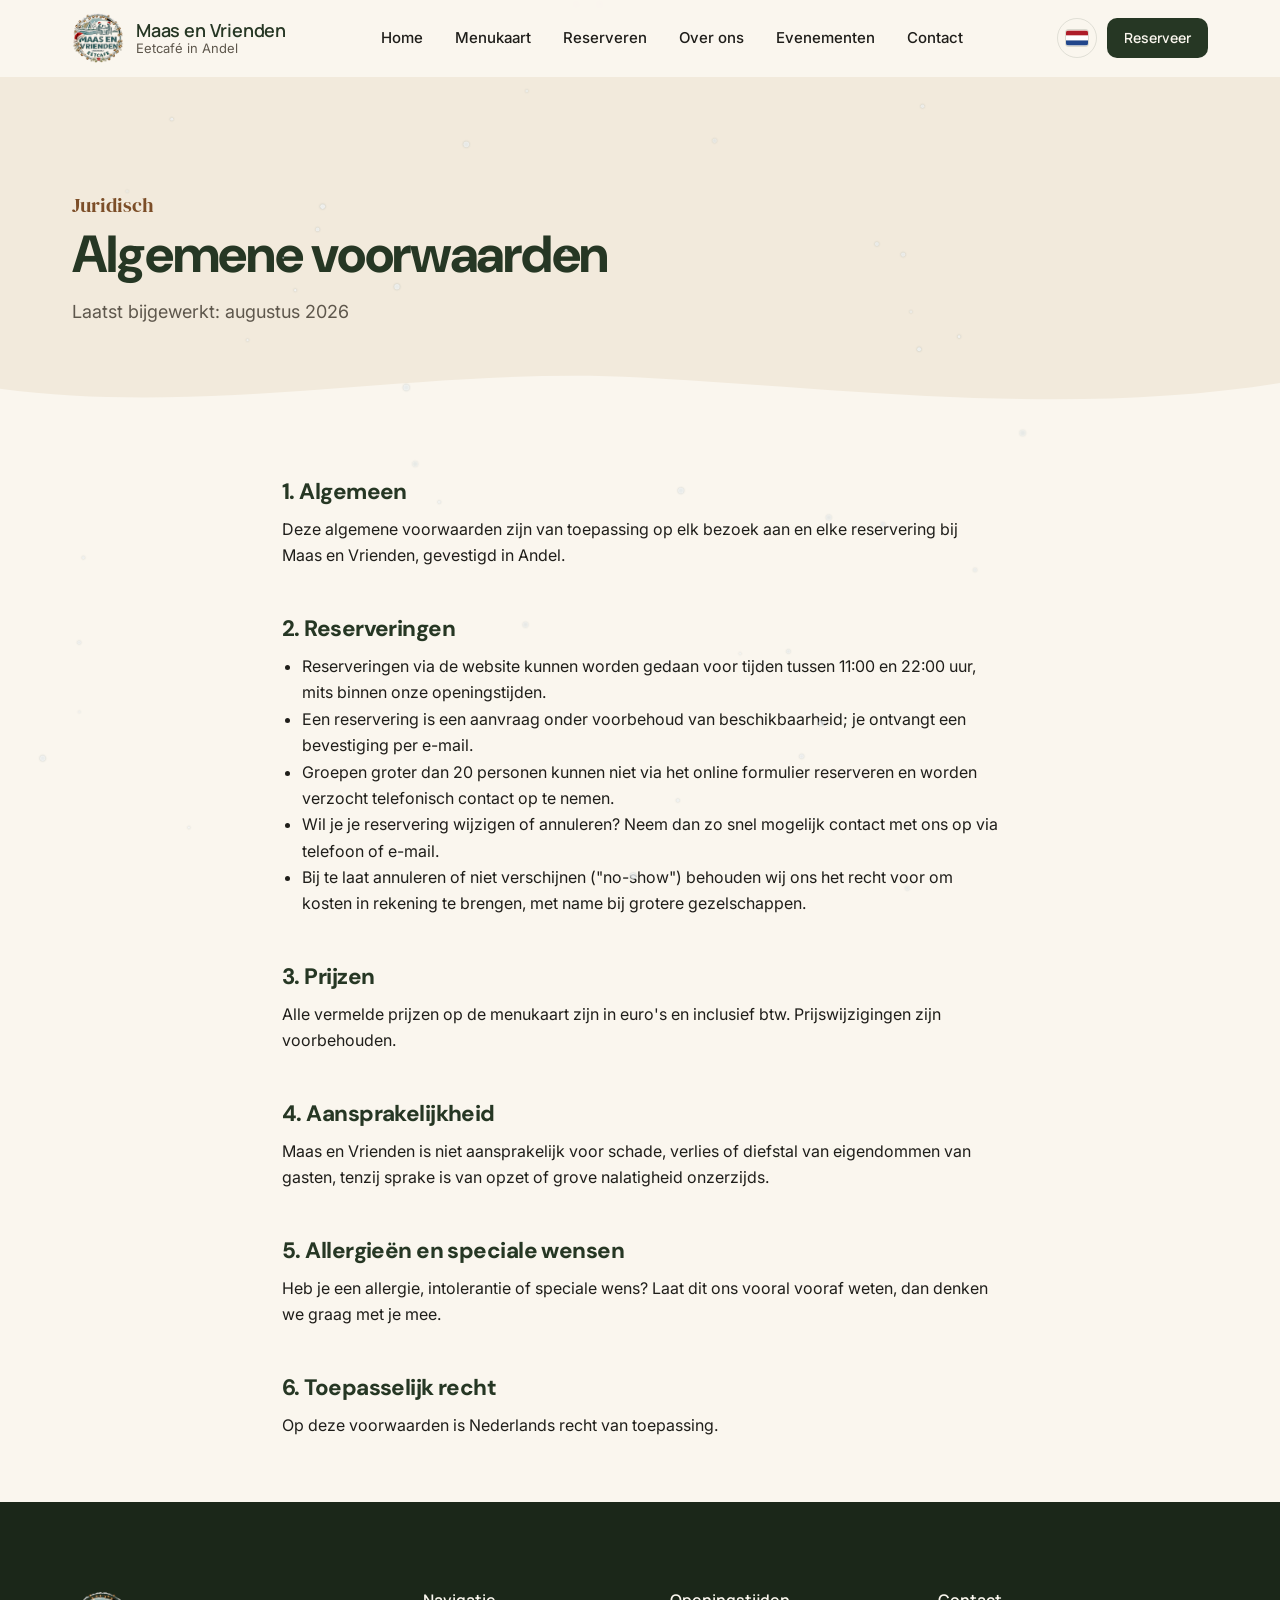
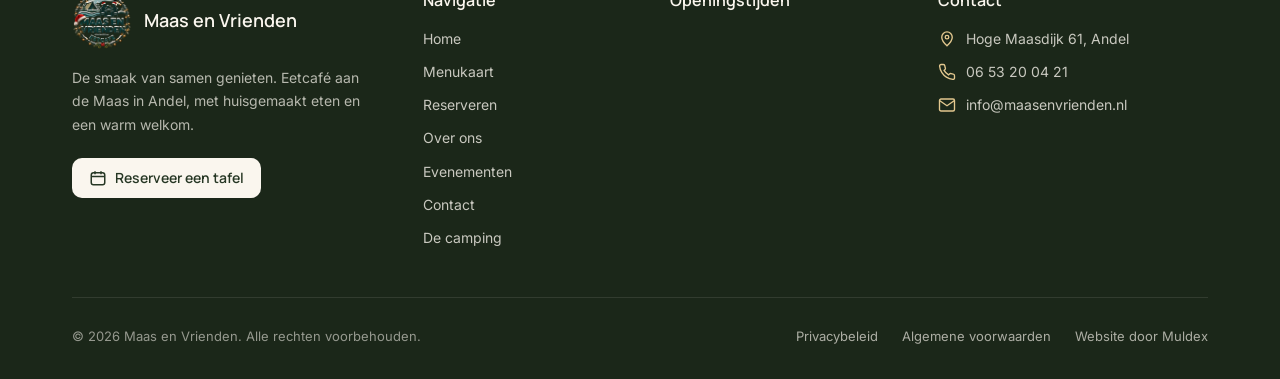
<file: algemene-voorwaarden.html>
<!DOCTYPE html>
<html lang="nl">
<head>
<meta charset="UTF-8">
<meta name="viewport" content="width=device-width, initial-scale=1.0">
<title>Algemene voorwaarden | Maas en Vrienden</title>
<meta name="description" content="Algemene voorwaarden van eetcafé Maas en Vrienden in Andel, waaronder de voorwaarden voor reserveringen.">
<meta name="robots" content="noindex, follow">
<link rel="canonical" href="https://maasenvrienden.nl/algemene-voorwaarden.html">

<link rel="icon" type="image/png" sizes="32x32" href="images/favicon-32.png">
<link rel="icon" type="image/png" sizes="16x16" href="images/favicon-16.png">
<link rel="apple-touch-icon" sizes="180x180" href="images/apple-touch-icon.png">
<link rel="manifest" href="manifest.json">
<meta name="theme-color" content="#263724">

<link rel="preconnect" href="https://fonts.googleapis.com">
<link rel="preconnect" href="https://fonts.gstatic.com" crossorigin>
<link href="https://fonts.googleapis.com/css2?family=DM+Sans:opsz,wght@9..40,800&family=Manrope:wght@600&family=Inter:wght@400;500;600&family=DM+Serif+Display&display=swap" rel="stylesheet">

<link rel="stylesheet" href="css/style.css?v=20261201">
<link rel="stylesheet" href="css/components.css?v=20261201">
<link rel="stylesheet" href="css/pages.css?v=20261201">
<link rel="stylesheet" href="css/winter.css?v=20261201">
<link rel="stylesheet" href="css/redesign.css?v=20261201">
</head>
<body data-page="">

<div class="page-loader" aria-hidden="true"><img src="images/logo-winter-600.png" alt="" width="600" height="575"></div>

<a class="skip-link" href="#main" data-i18n="common.skipLink">Direct naar inhoud</a>

<header class="site-header">
  <div class="container header-inner">
    <a href="index.html" class="brand" aria-label="Maas en Vrienden, naar de homepage">
      <img src="images/logo-winter.png" alt="Maas en Vrienden eetcafé" width="56" height="56" fetchpriority="high">
      <span class="brand-text"><span class="brand-name">Maas en Vrienden</span><span class="brand-sub" data-i18n="common.brandSub">Eetcafé in Andel</span></span>
    </a>

    <nav class="nav-shell" aria-label="Hoofdnavigatie" data-i18n-aria-label="common.nav.ariaLabel" id="hoofdnavigatie">
      <a href="index.html" class="nav-link" data-nav="home" data-i18n="common.nav.home">Home</a>
      <a href="menu.html" class="nav-link" data-nav="menu" data-i18n="common.nav.menu">Menukaart</a>
      <a href="reserveren.html" class="nav-link" data-nav="reserveren" data-i18n="common.nav.reserveren">Reserveren</a>
      <a href="over-ons.html" class="nav-link" data-nav="over-ons" data-i18n="common.nav.overons">Over ons</a>
      <a href="evenementen.html" class="nav-link" data-nav="evenementen" data-i18n="common.nav.evenementen">Evenementen</a>
      <a href="contact.html" class="nav-link" data-nav="contact" data-i18n="common.nav.contact">Contact</a>
      <a href="reserveren.html" class="btn btn-primary nav-mobile-cta"><svg width="18" height="18" viewBox="0 0 24 24" fill="none" stroke="currentColor" stroke-width="2" aria-hidden="true"><rect x="3" y="5" width="18" height="16" rx="3"/><path d="M8 3v4M16 3v4M3 10h18"/></svg><span data-i18n="common.cta.reserveer">Reserveer een tafel</span></a>
      <div class="nav-mobile-contact">
        <a href="tel:+31653200421"><svg width="18" height="18" viewBox="0 0 24 24" fill="none" stroke="currentColor" stroke-width="1.8" aria-hidden="true"><path d="M22 16.92v3a2 2 0 0 1-2.18 2 19.8 19.8 0 0 1-8.63-3.07 19.5 19.5 0 0 1-6-6 19.8 19.8 0 0 1-3.07-8.67A2 2 0 0 1 4.11 2h3a2 2 0 0 1 2 1.72c.13.96.36 1.9.7 2.81a2 2 0 0 1-.45 2.11L8.09 9.91a16 16 0 0 0 6 6l1.27-1.27a2 2 0 0 1 2.11-.45c.9.34 1.85.57 2.81.7A2 2 0 0 1 22 16.92z"/></svg><span>06 53 20 04 21</span></a>
        <a href="mailto:info@maasenvrienden.nl"><svg width="18" height="18" viewBox="0 0 24 24" fill="none" stroke="currentColor" stroke-width="1.8" aria-hidden="true"><path d="M22 6 12 13 2 6"/><rect x="2" y="4" width="20" height="16" rx="2"/></svg><span>info@maasenvrienden.nl</span></a>
      </div>
    </nav>

    <div class="header-actions">
      <div class="lang-switch">
        <button class="lang-current" aria-haspopup="true" aria-expanded="false" aria-label="Taal wijzigen" data-i18n-aria-label="common.langSwitch.ariaLabel">
          <span class="flag" aria-hidden="true"><svg viewBox="0 0 30 20" width="22" height="16"><rect width="30" height="6.67" fill="#AE1C28"/><rect y="6.67" width="30" height="6.67" fill="#FFFFFF"/><rect y="13.33" width="30" height="6.67" fill="#21468B"/></svg></span><span data-lang-label>NL</span>
        </button>
        <div class="lang-menu" role="menu" aria-label="Taal kiezen" data-i18n-aria-label="common.langMenu.ariaLabel">
          <button class="lang-option" role="menuitem" data-lang="nl"><span class="flag" aria-hidden="true"><svg viewBox="0 0 30 20" width="22" height="16"><rect width="30" height="6.67" fill="#AE1C28"/><rect y="6.67" width="30" height="6.67" fill="#FFFFFF"/><rect y="13.33" width="30" height="6.67" fill="#21468B"/></svg></span> Nederlands</button>
          <button class="lang-option" role="menuitem" data-lang="en"><span class="flag" aria-hidden="true"><svg viewBox="0 0 30 20" width="22" height="16"><rect width="30" height="20" fill="#00247D"/><path d="M0,0 L30,20 M30,0 L0,20" stroke="#FFFFFF" stroke-width="4.5"/><path d="M0,0 L30,20 M30,0 L0,20" stroke="#CF142B" stroke-width="1.8"/><path d="M15,0 V20 M0,10 H30" stroke="#FFFFFF" stroke-width="7"/><path d="M15,0 V20 M0,10 H30" stroke="#CF142B" stroke-width="4"/></svg></span> English</button>
          <button class="lang-option" role="menuitem" data-lang="de"><span class="flag" aria-hidden="true"><svg viewBox="0 0 30 20" width="22" height="16"><rect width="30" height="6.67" fill="#000000"/><rect y="6.67" width="30" height="6.67" fill="#DD0000"/><rect y="13.33" width="30" height="6.67" fill="#FFCE00"/></svg></span> Deutsch</button>
        </div>
      </div>
      <a href="reserveren.html" class="btn btn-primary btn-sm header-cta" data-i18n="common.cta.reserveerShort">Reserveer</a>
      <button class="nav-toggle" type="button" aria-controls="hoofdnavigatie" aria-expanded="false" aria-label="Menu openen" data-i18n-aria-label="common.nav.toggle">
        <span></span><span></span><span></span>
      </button>
    </div>
  </div>
</header>

<main id="main">
  <section class="page-banner">
    <div class="container">
      <p class="eyebrow" style="justify-content:center;" data-i18n="legal.eyebrow">Juridisch</p>
      <h1 data-i18n="terms.title">Algemene voorwaarden</h1>
      <p class="lead" data-i18n="legal.updated">Laatst bijgewerkt: augustus 2026</p>
    </div>
    <div class="wave-divider" aria-hidden="true">
      <svg viewBox="0 0 1440 90" preserveAspectRatio="none"><path d="M0,40 C240,90 480,0 720,20 C960,40 1200,90 1440,30 L1440,90 L0,90 Z" fill="#FAF3E6"/></svg>
    </div>
  </section>

  <section class="section-tight">
    <div class="container" style="max-width: 780px;">

      <h2 style="font-size:1.4rem;" data-i18n="terms.s1Title">1. Algemeen</h2>
      <p class="mt-sm" data-i18n="terms.s1Text">Deze algemene voorwaarden zijn van toepassing op elk bezoek aan en elke reservering bij Maas en Vrienden, gevestigd in Andel.</p>

      <h2 class="mt-lg" style="font-size:1.4rem;" data-i18n="terms.s2Title">2. Reserveringen</h2>
      <ul style="margin-top:12px; padding-left:20px; list-style: disc;">
        <li data-i18n="terms.s2Item1">Reserveringen via de website kunnen worden gedaan voor tijden tussen 11:00 en 22:00 uur, mits binnen onze openingstijden.</li>
        <li data-i18n="terms.s2Item2">Een reservering is een aanvraag onder voorbehoud van beschikbaarheid; je ontvangt een bevestiging per e-mail.</li>
        <li data-i18n="terms.s2Item3">Groepen groter dan 20 personen kunnen niet via het online formulier reserveren en worden verzocht telefonisch contact op te nemen.</li>
        <li data-i18n="terms.s2Item4">Wil je je reservering wijzigen of annuleren? Neem dan zo snel mogelijk contact met ons op via telefoon of e-mail.</li>
        <li data-i18n="terms.s2Item5">Bij te laat annuleren of niet verschijnen ("no-show") behouden wij ons het recht voor om kosten in rekening te brengen, met name bij grotere gezelschappen.</li>
      </ul>

      <h2 class="mt-lg" style="font-size:1.4rem;" data-i18n="terms.s3Title">3. Prijzen</h2>
      <p class="mt-sm" data-i18n="terms.s3Text">Alle vermelde prijzen op de menukaart zijn in euro's en inclusief btw. Prijswijzigingen zijn voorbehouden.</p>

      <h2 class="mt-lg" style="font-size:1.4rem;" data-i18n="terms.s4Title">4. Aansprakelijkheid</h2>
      <p class="mt-sm" data-i18n="terms.s4Text">Maas en Vrienden is niet aansprakelijk voor schade, verlies of diefstal van eigendommen van gasten, tenzij sprake is van opzet of grove nalatigheid onzerzijds.</p>

      <h2 class="mt-lg" style="font-size:1.4rem;" data-i18n="terms.s5Title">5. Allergieën en speciale wensen</h2>
      <p class="mt-sm" data-i18n="terms.s5Text">Heb je een allergie, intolerantie of speciale wens? Laat dit ons vooral vooraf weten, dan denken we graag met je mee.</p>

      <h2 class="mt-lg" style="font-size:1.4rem;" data-i18n="terms.s6Title">6. Toepasselijk recht</h2>
      <p class="mt-sm" data-i18n="terms.s6Text">Op deze voorwaarden is Nederlands recht van toepassing.</p>

    </div>
  </section>
</main>

<footer class="site-footer">
  <div class="container">
    <div class="footer-top">
      <div class="footer-about">
        <a href="index.html" class="footer-brand">
          <img src="images/logo-winter.png" alt="" width="64" height="64" loading="lazy">
          <span>Maas en Vrienden</span>
        </a>
        <p data-i18n="common.footer.tagline">De smaak van samen genieten. Eetcafé aan de Maas in Andel, met huisgemaakt eten en een warm welkom.</p>
        <a href="reserveren.html" class="btn btn-on-dark btn-sm"><svg width="18" height="18" viewBox="0 0 24 24" fill="none" stroke="currentColor" stroke-width="2" aria-hidden="true"><rect x="3" y="5" width="18" height="16" rx="3"/><path d="M8 3v4M16 3v4M3 10h18"/></svg><span data-i18n="common.cta.reserveer">Reserveer een tafel</span></a>
      </div>
      <div class="footer-col">
        <h4 data-i18n="common.footer.nav">Navigatie</h4>
        <ul>
          <li><a href="index.html" data-i18n="common.nav.home">Home</a></li>
          <li><a href="menu.html" data-i18n="common.nav.menu">Menukaart</a></li>
          <li><a href="reserveren.html" data-i18n="common.nav.reserveren">Reserveren</a></li>
          <li><a href="over-ons.html" data-i18n="common.nav.overons">Over ons</a></li>
          <li><a href="evenementen.html" data-i18n="common.nav.evenementen">Evenementen</a></li>
          <li><a href="contact.html" data-i18n="common.nav.contact">Contact</a></li>
          <li><a href="camping.html" data-i18n="common.nav.camping">De camping</a></li>
        </ul>
      </div>
      <div class="footer-col">
        <h4 data-i18n="common.footer.hours">Openingstijden</h4>
        <ul class="hours-list" data-hours-table data-short></ul>
      </div>
      <div class="footer-col">
        <h4 data-i18n="common.footer.contact">Contact</h4>
        <ul>
          <li class="footer-contact-item"><svg width="18" height="18" viewBox="0 0 24 24" fill="none" stroke="currentColor" stroke-width="1.8" aria-hidden="true"><path d="M12 21s-7-6.5-7-11.5A7 7 0 0 1 19 9.5C19 14.5 12 21 12 21Z"/><circle cx="12" cy="9.5" r="2.4"/></svg><a href="https://www.google.com/maps/search/?api=1&amp;query=Maas%20en%20Vrienden%20Andel" target="_blank" rel="noopener" data-i18n="common.footer.address">Hoge Maasdijk 61, Andel</a></li>
          <li class="footer-contact-item"><svg width="18" height="18" viewBox="0 0 24 24" fill="none" stroke="currentColor" stroke-width="1.8" aria-hidden="true"><path d="M22 16.92v3a2 2 0 0 1-2.18 2 19.8 19.8 0 0 1-8.63-3.07 19.5 19.5 0 0 1-6-6 19.8 19.8 0 0 1-3.07-8.67A2 2 0 0 1 4.11 2h3a2 2 0 0 1 2 1.72c.13.96.36 1.9.7 2.81a2 2 0 0 1-.45 2.11L8.09 9.91a16 16 0 0 0 6 6l1.27-1.27a2 2 0 0 1 2.11-.45c.9.34 1.85.57 2.81.7A2 2 0 0 1 22 16.92z"/></svg><a href="tel:+31653200421">06 53 20 04 21</a></li>
          <li class="footer-contact-item"><svg width="18" height="18" viewBox="0 0 24 24" fill="none" stroke="currentColor" stroke-width="1.8" aria-hidden="true"><path d="M22 6 12 13 2 6"/><rect x="2" y="4" width="20" height="16" rx="2"/></svg><a href="mailto:info@maasenvrienden.nl">info@maasenvrienden.nl</a></li>
        </ul>
        <!-- Social iconen: activeer zodra de echte Instagram/Facebook-links bekend zijn, zie README.md -->
      </div>
    </div>
    <div class="footer-bottom">
      <span>&copy; <span data-current-year>2026</span> Maas en Vrienden. <span data-i18n="common.footer.rights">Alle rechten voorbehouden.</span></span>
      <ul>
        <li><a href="privacybeleid.html" data-i18n="common.footer.privacy">Privacybeleid</a></li>
        <li><a href="algemene-voorwaarden.html" data-i18n="common.footer.terms">Algemene voorwaarden</a></li>
        <li><a href="https://muldex.nl" target="_blank" rel="noopener">Website door Muldex</a></li>
      </ul>
    </div>
  </div>
</footer>

<script src="js/i18n.js?v=20261201" defer></script>
<script src="js/main.js?v=20261201" defer></script>
<script src="js/winter.js?v=20261201" defer></script>
</body>
</html>
</file>
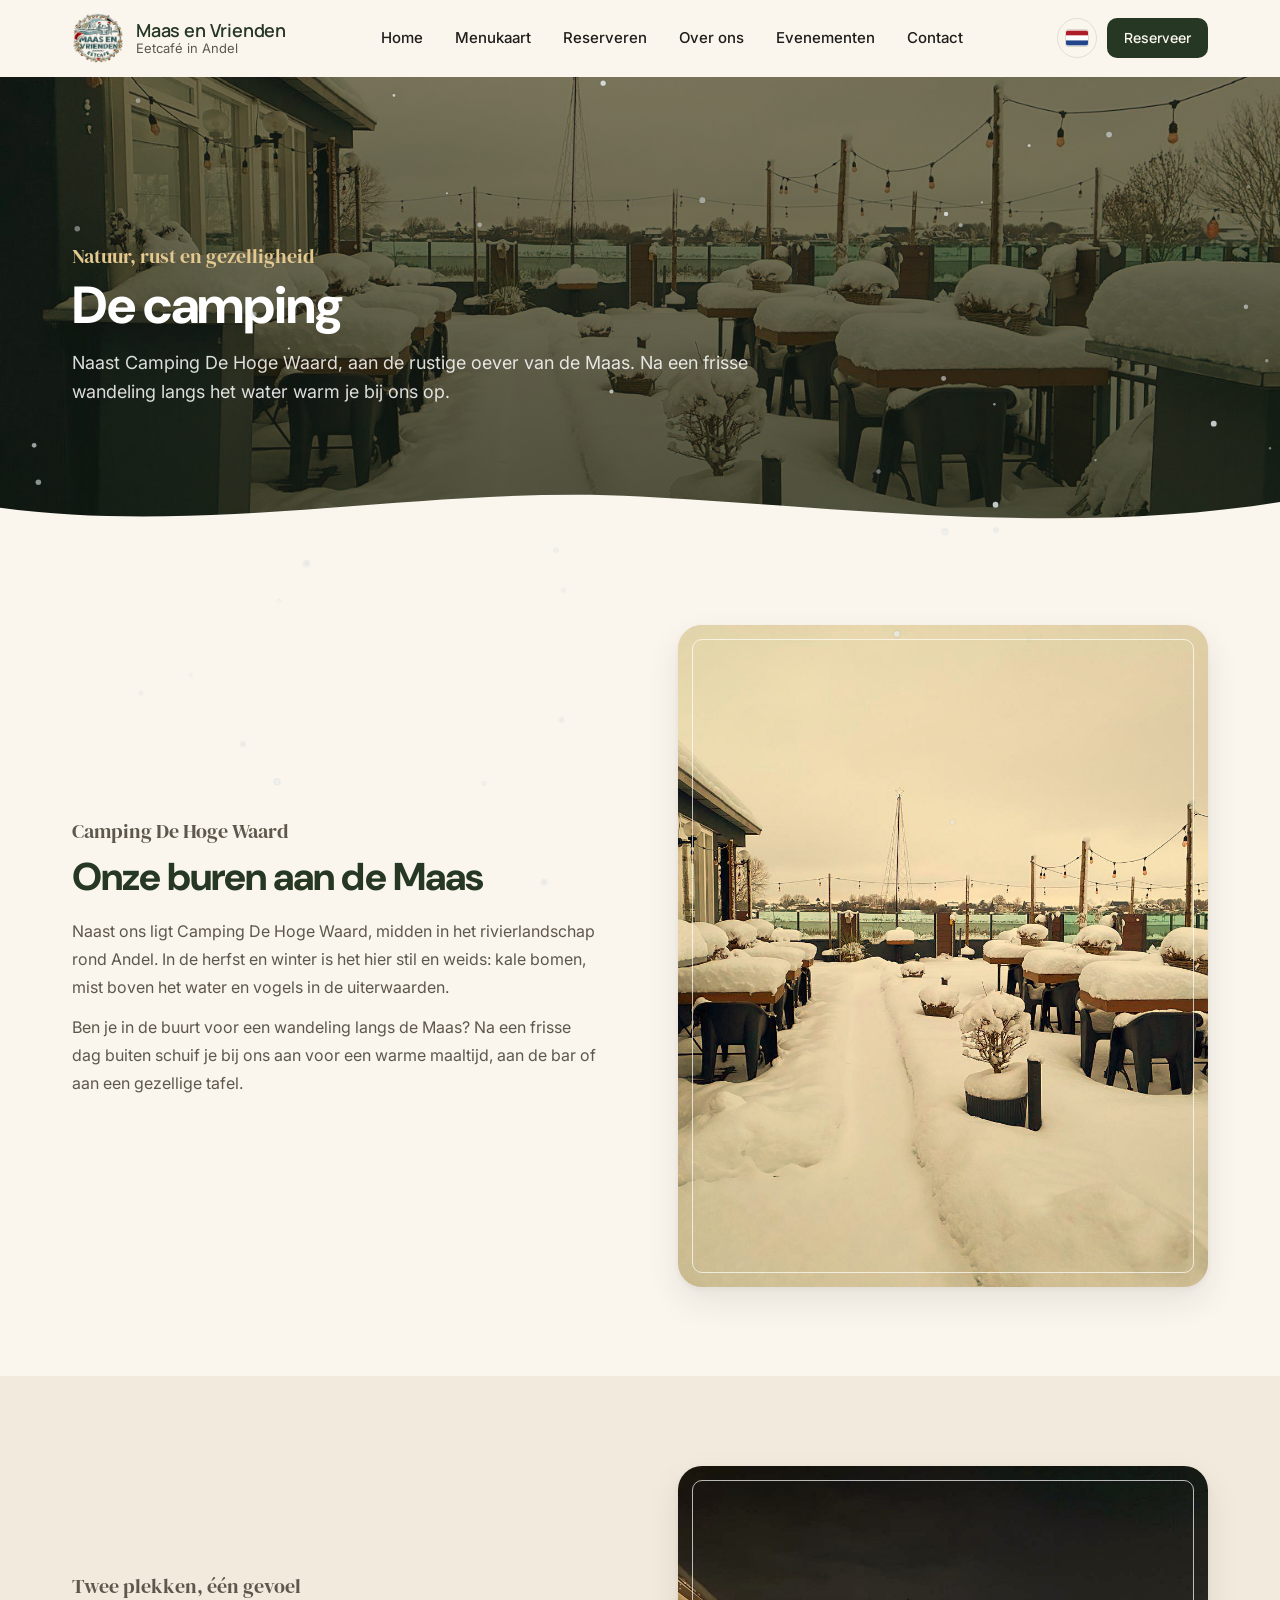
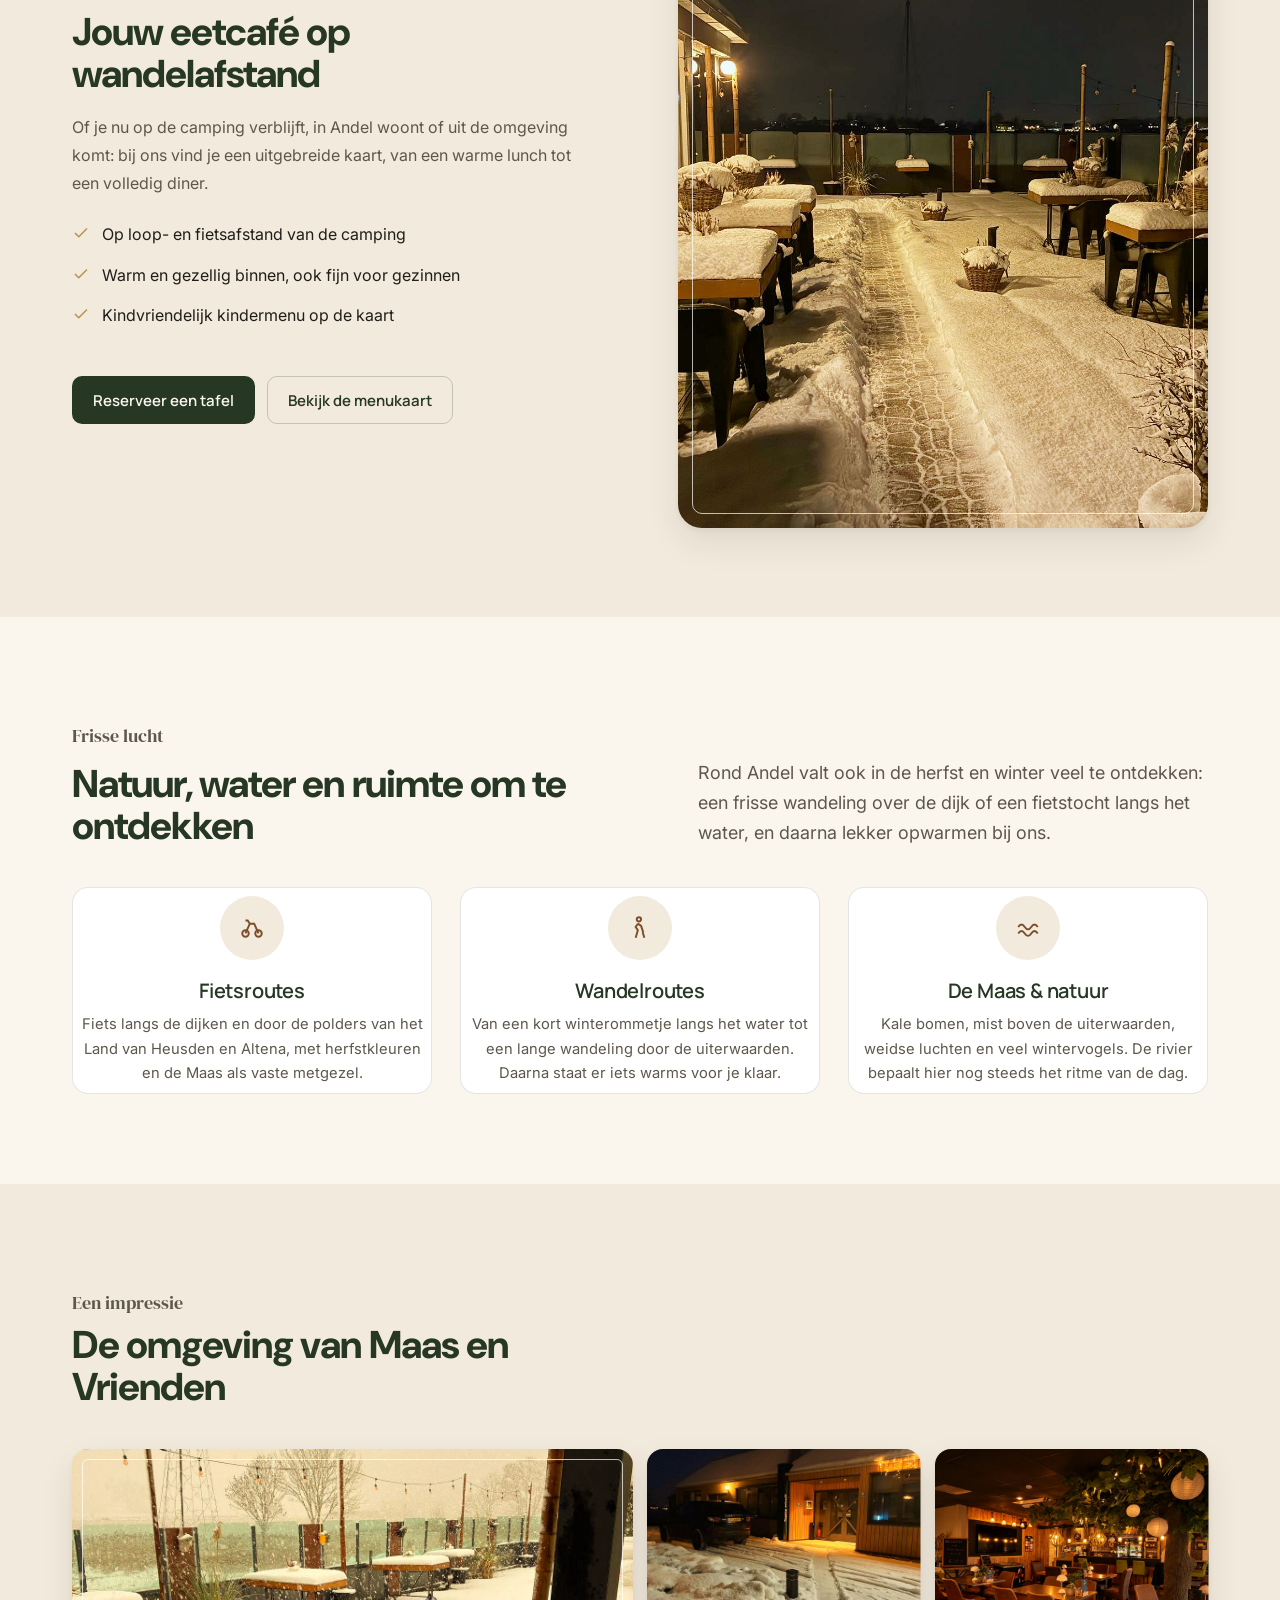
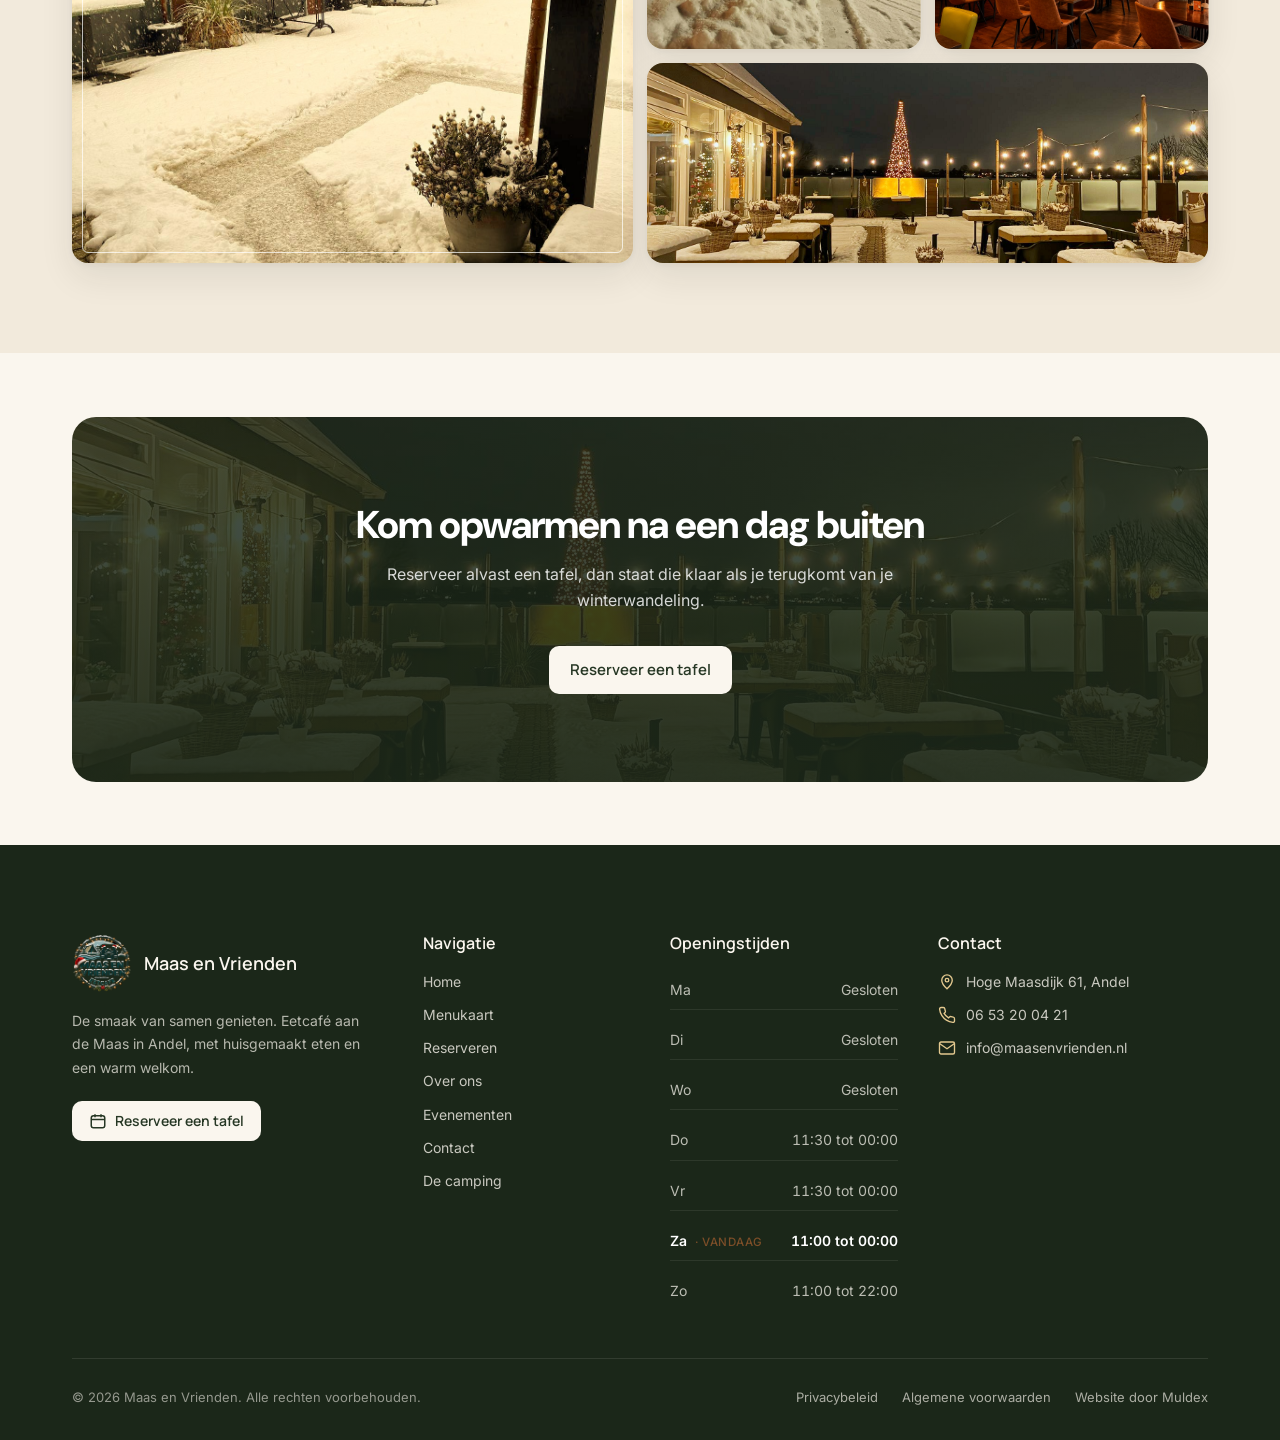
<file: camping.html>
<!DOCTYPE html>
<html lang="nl">
<head>
<meta charset="UTF-8">
<meta name="viewport" content="width=device-width, initial-scale=1.0">
<title>Eetcafé naast Camping De Hoge Waard in Andel | Maas en Vrienden</title>
<meta name="description" content="Naast Camping De Hoge Waard aan de Maas in Andel. Na een frisse winterwandeling door de uiterwaarden van Altena warm je op bij eetcafé Maas en Vrienden, met warme gerechten en een gezellige bar.">
<link rel="canonical" href="https://maasenvrienden.nl/camping.html">

<meta property="og:type" content="website">
<meta property="og:site_name" content="Maas en Vrienden">
<meta property="og:title" content="Eetcafé naast Camping De Hoge Waard in Andel | Maas en Vrienden">
<meta property="og:description" content="Naast Camping De Hoge Waard aan de Maas in Andel. Na een frisse winterwandeling door de uiterwaarden van Altena warm je op bij eetcafé Maas en Vrienden, met warme gerechten en een gezellige bar.">
<meta property="og:image" content="https://maasenvrienden.nl/images/logo-500.png">
<meta property="og:url" content="https://maasenvrienden.nl/camping.html">
<meta property="og:locale" content="nl_NL">

<link rel="icon" type="image/png" sizes="32x32" href="images/favicon-32.png">
<link rel="icon" type="image/png" sizes="16x16" href="images/favicon-16.png">
<link rel="apple-touch-icon" sizes="180x180" href="images/apple-touch-icon.png">
<link rel="manifest" href="manifest.json">
<meta name="theme-color" content="#263724">

<link rel="preconnect" href="https://fonts.googleapis.com">
<link rel="preconnect" href="https://fonts.gstatic.com" crossorigin>
<link href="https://fonts.googleapis.com/css2?family=DM+Sans:opsz,wght@9..40,800&family=Manrope:wght@600&family=Inter:wght@400;500;600&family=DM+Serif+Display&display=swap" rel="stylesheet">

<link rel="stylesheet" href="css/style.css?v=20261201">
<link rel="stylesheet" href="css/components.css?v=20261201">
<link rel="stylesheet" href="css/pages.css?v=20261201">
<link rel="stylesheet" href="css/winter.css?v=20261201">
<link rel="stylesheet" href="css/redesign.css?v=20261201">
</head>
<body data-page="camping">

<div class="page-loader" aria-hidden="true"><img src="images/logo-winter-600.png" alt="" width="600" height="575"></div>

<a class="skip-link" href="#main" data-i18n="common.skipLink">Direct naar inhoud</a>

<header class="site-header">
  <div class="container header-inner">
    <a href="index.html" class="brand" aria-label="Maas en Vrienden, naar de homepage">
      <img src="images/logo-winter.png" alt="Maas en Vrienden eetcafé" width="56" height="56" fetchpriority="high">
      <span class="brand-text"><span class="brand-name">Maas en Vrienden</span><span class="brand-sub" data-i18n="common.brandSub">Eetcafé in Andel</span></span>
    </a>

    <nav class="nav-shell" aria-label="Hoofdnavigatie" data-i18n-aria-label="common.nav.ariaLabel" id="hoofdnavigatie">
      <a href="index.html" class="nav-link" data-nav="home" data-i18n="common.nav.home">Home</a>
      <a href="menu.html" class="nav-link" data-nav="menu" data-i18n="common.nav.menu">Menukaart</a>
      <a href="reserveren.html" class="nav-link" data-nav="reserveren" data-i18n="common.nav.reserveren">Reserveren</a>
      <a href="over-ons.html" class="nav-link" data-nav="over-ons" data-i18n="common.nav.overons">Over ons</a>
      <a href="evenementen.html" class="nav-link" data-nav="evenementen" data-i18n="common.nav.evenementen">Evenementen</a>
      <a href="contact.html" class="nav-link" data-nav="contact" data-i18n="common.nav.contact">Contact</a>
      <a href="reserveren.html" class="btn btn-primary nav-mobile-cta"><svg width="18" height="18" viewBox="0 0 24 24" fill="none" stroke="currentColor" stroke-width="2" aria-hidden="true"><rect x="3" y="5" width="18" height="16" rx="3"/><path d="M8 3v4M16 3v4M3 10h18"/></svg><span data-i18n="common.cta.reserveer">Reserveer een tafel</span></a>
      <div class="nav-mobile-contact">
        <a href="tel:+31653200421"><svg width="18" height="18" viewBox="0 0 24 24" fill="none" stroke="currentColor" stroke-width="1.8" aria-hidden="true"><path d="M22 16.92v3a2 2 0 0 1-2.18 2 19.8 19.8 0 0 1-8.63-3.07 19.5 19.5 0 0 1-6-6 19.8 19.8 0 0 1-3.07-8.67A2 2 0 0 1 4.11 2h3a2 2 0 0 1 2 1.72c.13.96.36 1.9.7 2.81a2 2 0 0 1-.45 2.11L8.09 9.91a16 16 0 0 0 6 6l1.27-1.27a2 2 0 0 1 2.11-.45c.9.34 1.85.57 2.81.7A2 2 0 0 1 22 16.92z"/></svg><span>06 53 20 04 21</span></a>
        <a href="mailto:info@maasenvrienden.nl"><svg width="18" height="18" viewBox="0 0 24 24" fill="none" stroke="currentColor" stroke-width="1.8" aria-hidden="true"><path d="M22 6 12 13 2 6"/><rect x="2" y="4" width="20" height="16" rx="2"/></svg><span>info@maasenvrienden.nl</span></a>
      </div>
    </nav>

    <div class="header-actions">
      <div class="lang-switch">
        <button class="lang-current" aria-haspopup="true" aria-expanded="false" aria-label="Taal wijzigen" data-i18n-aria-label="common.langSwitch.ariaLabel">
          <span class="flag" aria-hidden="true"><svg viewBox="0 0 30 20" width="22" height="16"><rect width="30" height="6.67" fill="#AE1C28"/><rect y="6.67" width="30" height="6.67" fill="#FFFFFF"/><rect y="13.33" width="30" height="6.67" fill="#21468B"/></svg></span><span data-lang-label>NL</span>
        </button>
        <div class="lang-menu" role="menu" aria-label="Taal kiezen" data-i18n-aria-label="common.langMenu.ariaLabel">
          <button class="lang-option" role="menuitem" data-lang="nl"><span class="flag" aria-hidden="true"><svg viewBox="0 0 30 20" width="22" height="16"><rect width="30" height="6.67" fill="#AE1C28"/><rect y="6.67" width="30" height="6.67" fill="#FFFFFF"/><rect y="13.33" width="30" height="6.67" fill="#21468B"/></svg></span> Nederlands</button>
          <button class="lang-option" role="menuitem" data-lang="en"><span class="flag" aria-hidden="true"><svg viewBox="0 0 30 20" width="22" height="16"><rect width="30" height="20" fill="#00247D"/><path d="M0,0 L30,20 M30,0 L0,20" stroke="#FFFFFF" stroke-width="4.5"/><path d="M0,0 L30,20 M30,0 L0,20" stroke="#CF142B" stroke-width="1.8"/><path d="M15,0 V20 M0,10 H30" stroke="#FFFFFF" stroke-width="7"/><path d="M15,0 V20 M0,10 H30" stroke="#CF142B" stroke-width="4"/></svg></span> English</button>
          <button class="lang-option" role="menuitem" data-lang="de"><span class="flag" aria-hidden="true"><svg viewBox="0 0 30 20" width="22" height="16"><rect width="30" height="6.67" fill="#000000"/><rect y="6.67" width="30" height="6.67" fill="#DD0000"/><rect y="13.33" width="30" height="6.67" fill="#FFCE00"/></svg></span> Deutsch</button>
        </div>
      </div>
      <a href="reserveren.html" class="btn btn-primary btn-sm header-cta" data-i18n="common.cta.reserveerShort">Reserveer</a>
      <button class="nav-toggle" type="button" aria-controls="hoofdnavigatie" aria-expanded="false" aria-label="Menu openen" data-i18n-aria-label="common.nav.toggle">
        <span></span><span></span><span></span>
      </button>
    </div>
  </div>
</header>

<main id="main">

  <section class="page-banner has-photo" style="--banner-img: url('/images/winter-terras-4.jpg');">
    <div class="page-banner-motif" aria-hidden="true"></div>
    <div class="container">
      <p class="eyebrow" style="justify-content:center;" data-i18n="camping.banner.eyebrow">Natuur, rust en gezelligheid</p>
      <h1 data-i18n="camping.banner.title">De camping</h1>
      <p class="lead" data-i18n="camping.banner.lead">Naast Camping De Hoge Waard, aan de rustige oever van de Maas. Na een frisse wandeling langs het water warm je bij ons op.</p>
    </div>
    <div class="wave-divider" aria-hidden="true">
      <svg viewBox="0 0 1440 90" preserveAspectRatio="none"><path d="M0,40 C240,90 480,0 720,20 C960,40 1200,90 1440,30 L1440,90 L0,90 Z" fill="#FAF3E6"/></svg>
    </div>
  </section>

  <!-- Camping De Hoge Waard -->
  <section class="section" data-reveal>
    <div class="container split">
      <div class="split-text">
        <p class="eyebrow" data-i18n="camping.hogewaard.eyebrow">Camping De Hoge Waard</p>
        <h2 data-i18n="camping.hogewaard.title">Onze buren aan de Maas</h2>
        <p data-i18n="camping.hogewaard.p1">Naast ons ligt Camping De Hoge Waard, midden in het rivierlandschap rond Andel. In de herfst en winter is het hier stil en weids: kale bomen, mist boven het water en vogels in de uiterwaarden.</p>
        <p class="mt-sm" data-i18n="camping.hogewaard.p2">Ben je in de buurt voor een wandeling langs de Maas? Na een frisse dag buiten schuif je bij ons aan voor een warme maaltijd, aan de bar of aan een gezellige tafel.</p>
      </div>
      <div class="split-media">
        <div class="photo-frame" style="--ar:4/5;">
          <img src="images/winter-terras-4.jpg" alt="Winters uitzicht over de dijk bij Andel" loading="lazy">
          <div class="placeholder-content">
            <svg viewBox="0 0 24 24" fill="none" stroke="currentColor" stroke-width="1.6"><path d="M3 20h18L12 4 3 20Z"/><path d="M9 20l3-6 3 6"/></svg>
            <span class="caption" data-i18n="camping.hogewaard.photoCaption">Foto: Camping De Hoge Waard</span>
            <span class="sub" data-i18n="common.photoSoon">wordt binnenkort toegevoegd</span>
          </div>
        </div>
      </div>
    </div>
  </section>

  <!-- Verbinding camping <-> restaurant -->
  <section class="section section-alt" data-reveal>
    <div class="container split split-reverse">
      <div class="split-text">
        <p class="eyebrow" data-i18n="camping.verbinding.eyebrow">Twee plekken, één gevoel</p>
        <h2 data-i18n="camping.verbinding.title">Jouw eetcafé op wandelafstand</h2>
        <p data-i18n="camping.verbinding.p1">Of je nu op de camping verblijft, in Andel woont of uit de omgeving komt: bij ons vind je een uitgebreide kaart, van een warme lunch tot een volledig diner.</p>
        <ul class="checklist">
          <li><svg width="18" height="18" viewBox="0 0 24 24" fill="none" stroke="currentColor" stroke-width="2"><path d="M20 6 9 17l-5-5"/></svg> <span data-i18n="camping.verbinding.check1">Op loop- en fietsafstand van de camping</span></li>
          <li><svg width="18" height="18" viewBox="0 0 24 24" fill="none" stroke="currentColor" stroke-width="2"><path d="M20 6 9 17l-5-5"/></svg> <span data-i18n="camping.verbinding.check2">Warm en gezellig binnen, ook fijn voor gezinnen</span></li>
          <li><svg width="18" height="18" viewBox="0 0 24 24" fill="none" stroke="currentColor" stroke-width="2"><path d="M20 6 9 17l-5-5"/></svg> <span data-i18n="camping.verbinding.check3">Kindvriendelijk kindermenu op de kaart</span></li>
        </ul>
        <div class="flex gap-sm mt-lg" style="flex-wrap:wrap;">
          <a href="reserveren.html" class="btn btn-primary" data-i18n="common.cta.reserveer">Reserveer een tafel</a>
          <a href="menu.html" class="btn btn-outline" data-i18n="common.cta.bekijkMenu">Bekijk de menukaart</a>
        </div>
      </div>
      <div class="split-media">
        <div class="photo-frame" style="--ar:4/5;">
          <img src="images/winter-terras-2.jpg" alt="Maas en Vrienden bij avond in de sneeuw" loading="lazy">
          <div class="placeholder-content">
            <svg viewBox="0 0 24 24" fill="none" stroke="currentColor" stroke-width="1.6"><rect x="3" y="5" width="18" height="14" rx="2"/><circle cx="8.5" cy="10" r="1.5"/><path d="M21 15l-5-5-9 9"/></svg>
            <span class="caption" data-i18n="camping.verbinding.photoCaption">Foto: ons eetcafé</span>
            <span class="sub" data-i18n="common.photoSoon">wordt binnenkort toegevoegd</span>
          </div>
        </div>
      </div>
    </div>
  </section>

  <!-- Fiets, wandel, natuur -->
  <section class="section" data-reveal>
    <div class="container">
      <div class="section-head center">
        <p class="eyebrow" data-i18n="camping.buiten.eyebrow">Frisse lucht</p>
        <h2 data-i18n="camping.buiten.title">Natuur, water en ruimte om te ontdekken</h2>
        <p data-i18n="camping.buiten.desc">Rond Andel valt ook in de herfst en winter veel te ontdekken: een frisse wandeling over de dijk of een fietstocht langs het water, en daarna lekker opwarmen bij ons.</p>
      </div>
      <div class="value-row">
        <div class="value-item">
          <div class="icon-badge"><svg width="26" height="26" viewBox="0 0 24 24" fill="none" stroke="currentColor" stroke-width="1.8"><circle cx="6" cy="17" r="3"/><circle cx="18" cy="17" r="3"/><path d="M6 17 10 8h4l4 9M10 8 8 5H6"/></svg></div>
          <h3 data-i18n="camping.buiten.item1.title">Fietsroutes</h3>
          <p data-i18n="camping.buiten.item1.desc">Fiets langs de dijken en door de polders van het Land van Heusden en Altena, met herfstkleuren en de Maas als vaste metgezel.</p>
        </div>
        <div class="value-item">
          <div class="icon-badge"><svg width="26" height="26" viewBox="0 0 24 24" fill="none" stroke="currentColor" stroke-width="1.8"><path d="M13 4a2 2 0 1 1-2-2 2 2 0 0 1 2 2Zm-3 4 3 2 2 6M8 21l2-7-2-3 2-3M16 21l-1.5-5"/></svg></div>
          <h3 data-i18n="camping.buiten.item2.title">Wandelroutes</h3>
          <p data-i18n="camping.buiten.item2.desc">Van een kort winterommetje langs het water tot een lange wandeling door de uiterwaarden. Daarna staat er iets warms voor je klaar.</p>
        </div>
        <div class="value-item">
          <div class="icon-badge"><svg width="26" height="26" viewBox="0 0 24 24" fill="none" stroke="currentColor" stroke-width="1.8"><path d="M3 17c2-3 4-3 6 0s4 3 6 0 4-3 6 0"/><path d="M3 11c2-3 4-3 6 0s4 3 6 0 4-3 6 0"/></svg></div>
          <h3 data-i18n="camping.buiten.item3.title">De Maas &amp; natuur</h3>
          <p data-i18n="camping.buiten.item3.desc">Kale bomen, mist boven de uiterwaarden, weidse luchten en veel wintervogels. De rivier bepaalt hier nog steeds het ritme van de dag.</p>
        </div>
      </div>
    </div>
  </section>

  <!-- Galerij -->
  <section class="section section-alt" data-reveal>
    <div class="container">
      <div class="section-head center">
        <p class="eyebrow" data-i18n="camping.galerij.eyebrow">Een impressie</p>
        <h2 data-i18n="camping.galerij.title">De omgeving van Maas en Vrienden</h2>
      </div>
      <div class="gallery-grid">
        <div class="photo-frame span-2 row-2" data-reveal>
          <img src="images/winter-terras-1.jpg" alt="Besneeuwd pad met lichtjes" loading="lazy">
          <div class="placeholder-content"><svg viewBox="0 0 24 24" fill="none" stroke="currentColor" stroke-width="1.6"><rect x="3" y="5" width="18" height="14" rx="2"/><circle cx="8.5" cy="10" r="1.5"/><path d="M21 15l-5-5-9 9"/></svg><span class="caption" data-i18n="camping.galerij.caption1">Camping overzicht</span><span class="sub" data-i18n="common.photoPending">foto volgt</span></div>
        </div>
        <div class="photo-frame" data-reveal data-reveal-delay="1">
          <img src="images/winter-terras-3.jpg" alt="Warm verlichte ingang in de sneeuw" loading="lazy">
          <div class="placeholder-content"><svg viewBox="0 0 24 24" fill="none" stroke="currentColor" stroke-width="1.6"><circle cx="6" cy="17" r="3"/><circle cx="18" cy="17" r="3"/><path d="M6 17 10 8h4l4 9M10 8 8 5H6"/></svg><span class="caption" data-i18n="camping.galerij.caption2">Fietsroute</span><span class="sub" data-i18n="common.photoPending">foto volgt</span></div>
        </div>
        <div class="photo-frame" data-reveal data-reveal-delay="2">
          <img src="images/hero-avond.jpg" alt="Gezellig verlicht interieur van het eetcafé" loading="lazy">
          <div class="placeholder-content"><svg viewBox="0 0 24 24" fill="none" stroke="currentColor" stroke-width="1.6"><path d="M13 4a2 2 0 1 1-2-2 2 2 0 0 1 2 2Z"/></svg><span class="caption" data-i18n="camping.galerij.caption3">Wandelpad</span><span class="sub" data-i18n="common.photoPending">foto volgt</span></div>
        </div>
        <div class="photo-frame span-2" data-reveal data-reveal-delay="1">
          <img src="images/winter-terras-5.jpg" alt="Avond aan de Maas met kerstboom" loading="lazy">
          <div class="placeholder-content"><svg viewBox="0 0 24 24" fill="none" stroke="currentColor" stroke-width="1.6"><circle cx="12" cy="12" r="4"/><path d="M12 2v2M12 20v2M4.9 4.9l1.4 1.4M17.7 17.7l1.4 1.4M2 12h2M20 12h2M4.9 19.1l1.4-1.4M17.7 6.3l1.4-1.4"/></svg><span class="caption" data-i18n="camping.galerij.caption4">Avond aan de Maas</span><span class="sub" data-i18n="common.photoPending">foto volgt</span></div>
        </div>
      </div>
    </div>
  </section>

  <section class="section-tight" data-reveal>
    <div class="container">
      <div class="cta-banner">
        <h2 data-i18n="camping.cta.title">Kom opwarmen na een dag buiten</h2>
        <p data-i18n="camping.cta.desc">Reserveer alvast een tafel, dan staat die klaar als je terugkomt van je winterwandeling.</p>
        <div class="btn-row">
          <a href="reserveren.html" class="btn btn-on-dark" data-i18n="common.cta.reserveer">Reserveer een tafel</a>
        </div>
      </div>
    </div>
  </section>

</main>

<footer class="site-footer">
  <div class="container">
    <div class="footer-top">
      <div class="footer-about">
        <a href="index.html" class="footer-brand">
          <img src="images/logo-winter.png" alt="" width="64" height="64" loading="lazy">
          <span>Maas en Vrienden</span>
        </a>
        <p data-i18n="common.footer.tagline">De smaak van samen genieten. Eetcafé aan de Maas in Andel, met huisgemaakt eten en een warm welkom.</p>
        <a href="reserveren.html" class="btn btn-on-dark btn-sm"><svg width="18" height="18" viewBox="0 0 24 24" fill="none" stroke="currentColor" stroke-width="2" aria-hidden="true"><rect x="3" y="5" width="18" height="16" rx="3"/><path d="M8 3v4M16 3v4M3 10h18"/></svg><span data-i18n="common.cta.reserveer">Reserveer een tafel</span></a>
      </div>
      <div class="footer-col">
        <h4 data-i18n="common.footer.nav">Navigatie</h4>
        <ul>
          <li><a href="index.html" data-i18n="common.nav.home">Home</a></li>
          <li><a href="menu.html" data-i18n="common.nav.menu">Menukaart</a></li>
          <li><a href="reserveren.html" data-i18n="common.nav.reserveren">Reserveren</a></li>
          <li><a href="over-ons.html" data-i18n="common.nav.overons">Over ons</a></li>
          <li><a href="evenementen.html" data-i18n="common.nav.evenementen">Evenementen</a></li>
          <li><a href="contact.html" data-i18n="common.nav.contact">Contact</a></li>
          <li><a href="camping.html" data-i18n="common.nav.camping">De camping</a></li>
        </ul>
      </div>
      <div class="footer-col">
        <h4 data-i18n="common.footer.hours">Openingstijden</h4>
        <ul class="hours-list" data-hours-table data-short></ul>
      </div>
      <div class="footer-col">
        <h4 data-i18n="common.footer.contact">Contact</h4>
        <ul>
          <li class="footer-contact-item"><svg width="18" height="18" viewBox="0 0 24 24" fill="none" stroke="currentColor" stroke-width="1.8" aria-hidden="true"><path d="M12 21s-7-6.5-7-11.5A7 7 0 0 1 19 9.5C19 14.5 12 21 12 21Z"/><circle cx="12" cy="9.5" r="2.4"/></svg><a href="https://www.google.com/maps/search/?api=1&amp;query=Maas%20en%20Vrienden%20Andel" target="_blank" rel="noopener" data-i18n="common.footer.address">Hoge Maasdijk 61, Andel</a></li>
          <li class="footer-contact-item"><svg width="18" height="18" viewBox="0 0 24 24" fill="none" stroke="currentColor" stroke-width="1.8" aria-hidden="true"><path d="M22 16.92v3a2 2 0 0 1-2.18 2 19.8 19.8 0 0 1-8.63-3.07 19.5 19.5 0 0 1-6-6 19.8 19.8 0 0 1-3.07-8.67A2 2 0 0 1 4.11 2h3a2 2 0 0 1 2 1.72c.13.96.36 1.9.7 2.81a2 2 0 0 1-.45 2.11L8.09 9.91a16 16 0 0 0 6 6l1.27-1.27a2 2 0 0 1 2.11-.45c.9.34 1.85.57 2.81.7A2 2 0 0 1 22 16.92z"/></svg><a href="tel:+31653200421">06 53 20 04 21</a></li>
          <li class="footer-contact-item"><svg width="18" height="18" viewBox="0 0 24 24" fill="none" stroke="currentColor" stroke-width="1.8" aria-hidden="true"><path d="M22 6 12 13 2 6"/><rect x="2" y="4" width="20" height="16" rx="2"/></svg><a href="mailto:info@maasenvrienden.nl">info@maasenvrienden.nl</a></li>
        </ul>
        <!-- Social iconen: activeer zodra de echte Instagram/Facebook-links bekend zijn, zie README.md -->
      </div>
    </div>
    <div class="footer-bottom">
      <span>&copy; <span data-current-year>2026</span> Maas en Vrienden. <span data-i18n="common.footer.rights">Alle rechten voorbehouden.</span></span>
      <ul>
        <li><a href="privacybeleid.html" data-i18n="common.footer.privacy">Privacybeleid</a></li>
        <li><a href="algemene-voorwaarden.html" data-i18n="common.footer.terms">Algemene voorwaarden</a></li>
        <li><a href="https://muldex.nl" target="_blank" rel="noopener">Website door Muldex</a></li>
      </ul>
    </div>
  </div>
</footer>

<button class="back-to-top" aria-label="Terug naar boven" data-i18n-aria-label="common.backToTop.ariaLabel">
  <svg width="20" height="20" viewBox="0 0 24 24" fill="none" stroke="currentColor" stroke-width="2"><path d="M12 19V5M5 12l7-7 7 7"/></svg>
</button>

<script src="js/i18n.js?v=20261201" defer></script>
<script src="js/hours.js?v=20261201" defer></script>
<script src="js/main.js?v=20261201" defer></script>
<script src="js/winter.js?v=20261201" defer></script>
</body>
</html>
</file>
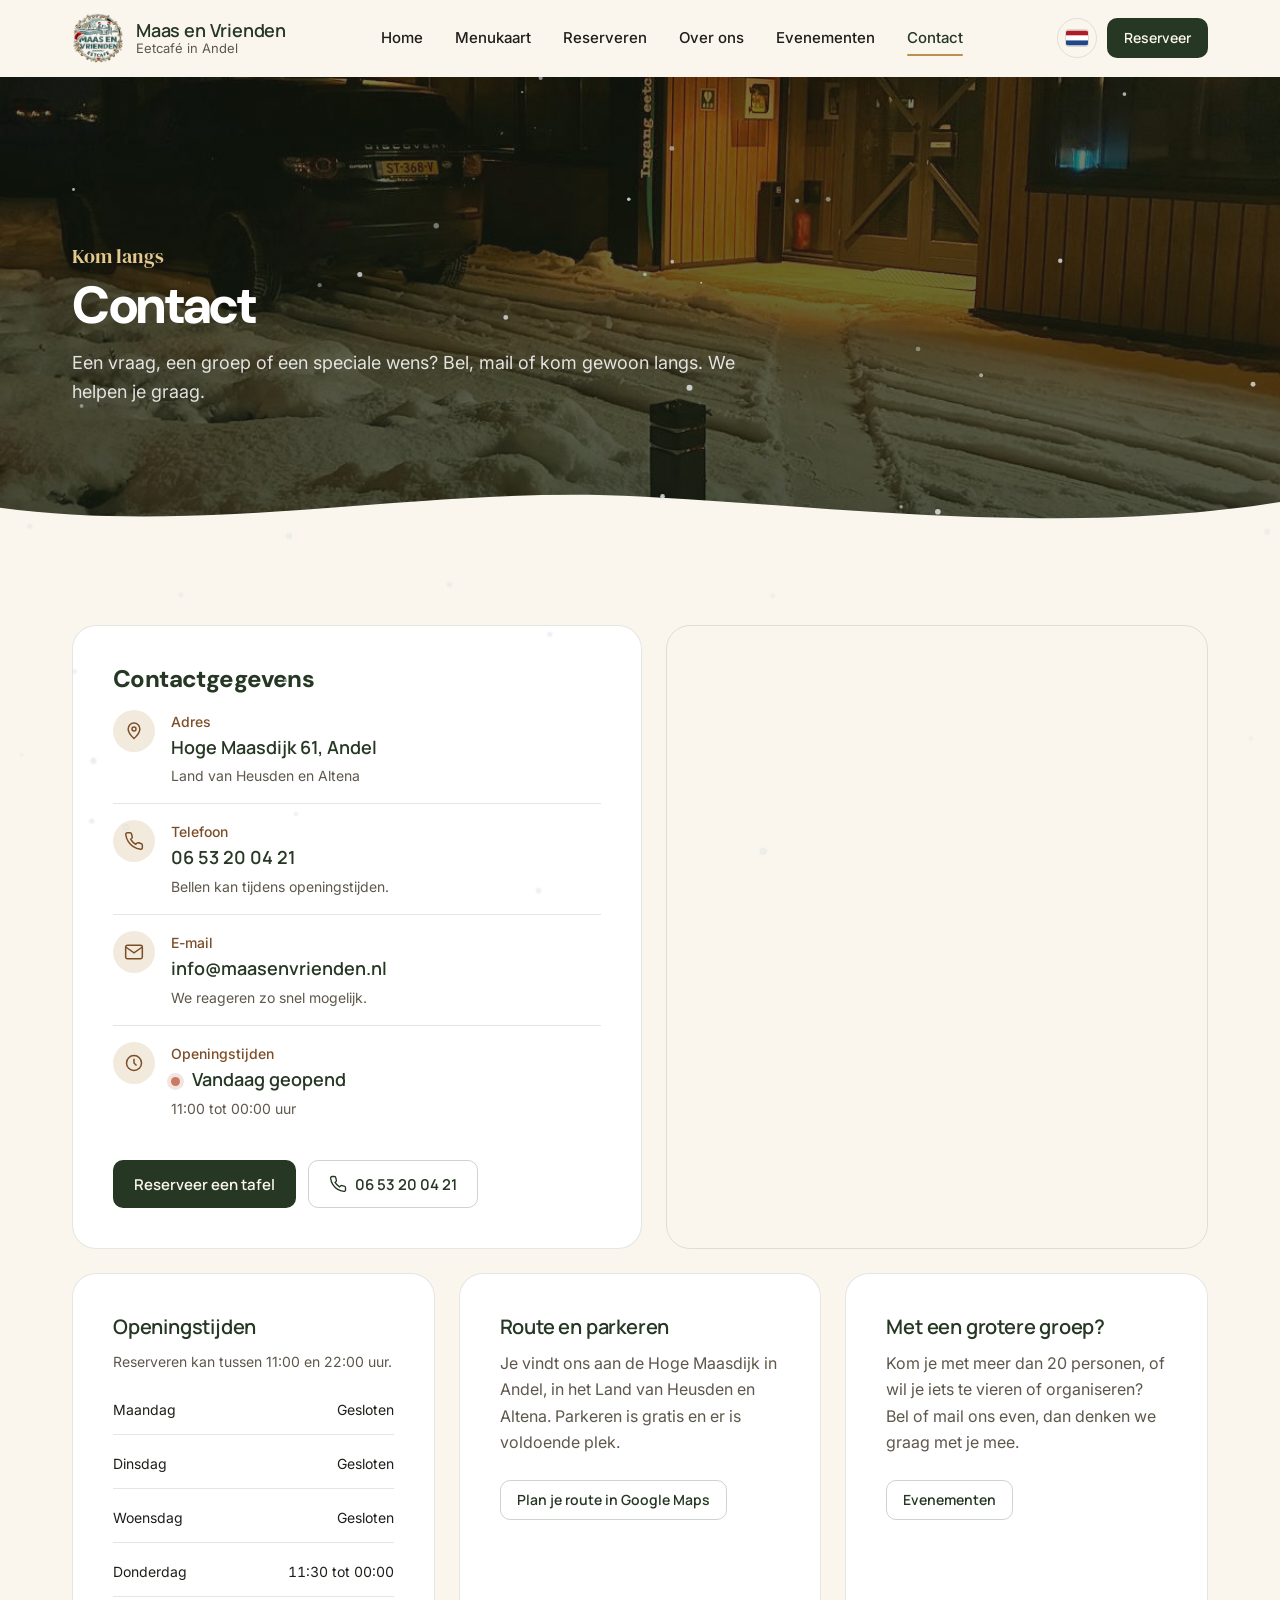
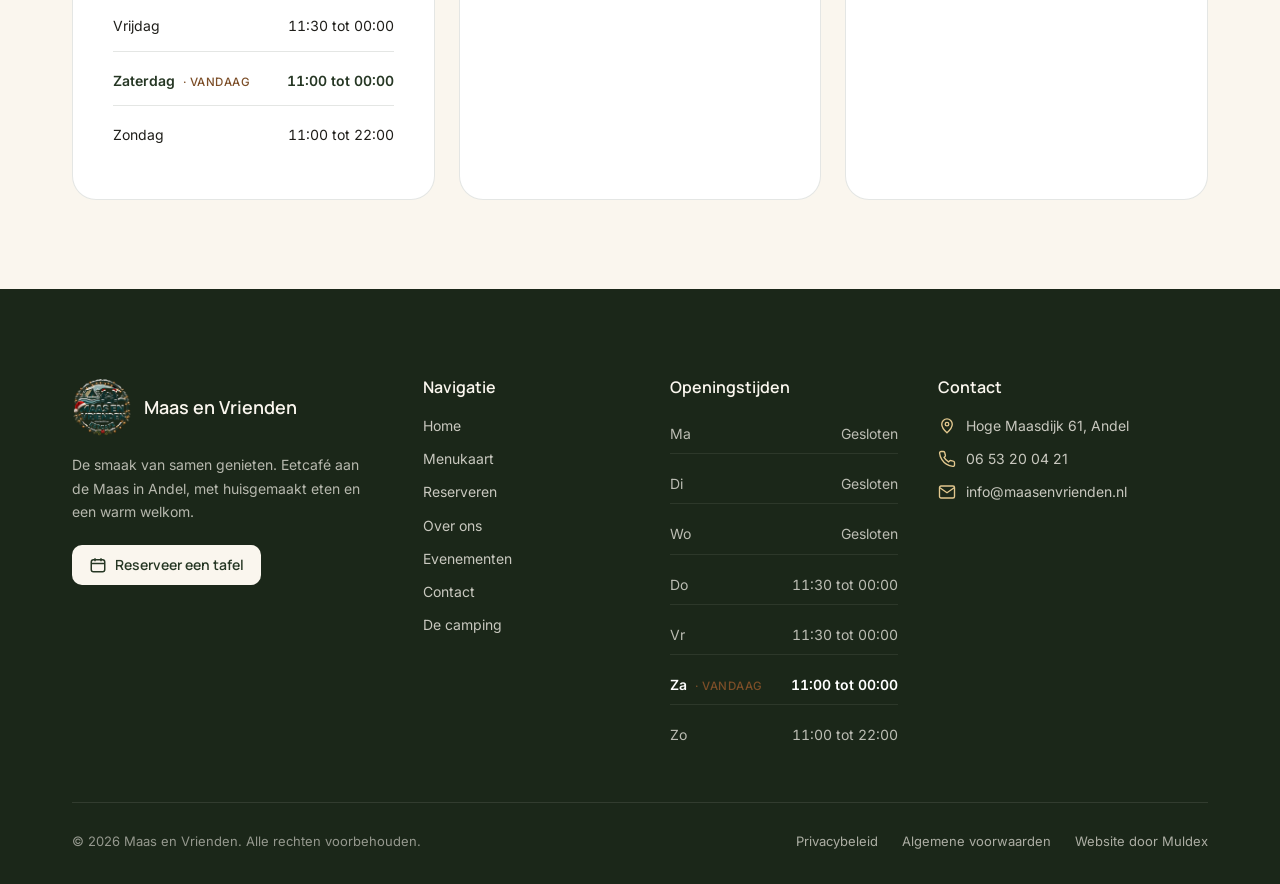
<file: contact.html>
<!DOCTYPE html>
<html lang="nl">
<head>
<meta charset="UTF-8">
<meta name="viewport" content="width=device-width, initial-scale=1.0">
<title>Contact en route | Eetcafé Maas en Vrienden in Andel</title>
<meta name="description" content="Contact met eetcafé Maas en Vrienden, Hoge Maasdijk 61 in Andel. Bel 06 53 20 04 21 of mail info@maasenvrienden.nl. Openingstijden, route en gratis parkeren aan de Maas.">
<link rel="canonical" href="https://maasenvrienden.nl/contact.html">

<meta property="og:type" content="website">
<meta property="og:site_name" content="Maas en Vrienden">
<meta property="og:title" content="Contact en route | Eetcafé Maas en Vrienden in Andel">
<meta property="og:description" content="Contact met eetcafé Maas en Vrienden, Hoge Maasdijk 61 in Andel. Bel 06 53 20 04 21 of mail info@maasenvrienden.nl. Openingstijden, route en gratis parkeren aan de Maas.">
<meta property="og:image" content="https://maasenvrienden.nl/images/logo-500.png">
<meta property="og:url" content="https://maasenvrienden.nl/contact.html">
<meta property="og:locale" content="nl_NL">

<link rel="icon" type="image/png" sizes="32x32" href="images/favicon-32.png">
<link rel="icon" type="image/png" sizes="16x16" href="images/favicon-16.png">
<link rel="apple-touch-icon" sizes="180x180" href="images/apple-touch-icon.png">
<link rel="manifest" href="manifest.json">
<meta name="theme-color" content="#263724">

<link rel="preconnect" href="https://fonts.googleapis.com">
<link rel="preconnect" href="https://fonts.gstatic.com" crossorigin>
<link href="https://fonts.googleapis.com/css2?family=DM+Sans:opsz,wght@9..40,800&family=Manrope:wght@600&family=Inter:wght@400;500;600&family=DM+Serif+Display&display=swap" rel="stylesheet">

<link rel="stylesheet" href="css/style.css?v=20261201">
<link rel="stylesheet" href="css/components.css?v=20261201">
<link rel="stylesheet" href="css/pages.css?v=20261201">
<link rel="stylesheet" href="css/winter.css?v=20261201">
<link rel="stylesheet" href="css/redesign.css?v=20261201">
</head>
<body data-page="contact">

<div class="page-loader" aria-hidden="true"><img src="images/logo-winter-600.png" alt="" width="600" height="575"></div>

<a class="skip-link" href="#main" data-i18n="common.skipLink">Direct naar inhoud</a>

<header class="site-header">
  <div class="container header-inner">
    <a href="index.html" class="brand" aria-label="Maas en Vrienden, naar de homepage">
      <img src="images/logo-winter.png" alt="Maas en Vrienden eetcafé" width="56" height="56" fetchpriority="high">
      <span class="brand-text"><span class="brand-name">Maas en Vrienden</span><span class="brand-sub" data-i18n="common.brandSub">Eetcafé in Andel</span></span>
    </a>

    <nav class="nav-shell" aria-label="Hoofdnavigatie" data-i18n-aria-label="common.nav.ariaLabel" id="hoofdnavigatie">
      <a href="index.html" class="nav-link" data-nav="home" data-i18n="common.nav.home">Home</a>
      <a href="menu.html" class="nav-link" data-nav="menu" data-i18n="common.nav.menu">Menukaart</a>
      <a href="reserveren.html" class="nav-link" data-nav="reserveren" data-i18n="common.nav.reserveren">Reserveren</a>
      <a href="over-ons.html" class="nav-link" data-nav="over-ons" data-i18n="common.nav.overons">Over ons</a>
      <a href="evenementen.html" class="nav-link" data-nav="evenementen" data-i18n="common.nav.evenementen">Evenementen</a>
      <a href="contact.html" class="nav-link" data-nav="contact" data-i18n="common.nav.contact">Contact</a>
      <a href="reserveren.html" class="btn btn-primary nav-mobile-cta"><svg width="18" height="18" viewBox="0 0 24 24" fill="none" stroke="currentColor" stroke-width="2" aria-hidden="true"><rect x="3" y="5" width="18" height="16" rx="3"/><path d="M8 3v4M16 3v4M3 10h18"/></svg><span data-i18n="common.cta.reserveer">Reserveer een tafel</span></a>
      <div class="nav-mobile-contact">
        <a href="tel:+31653200421"><svg width="18" height="18" viewBox="0 0 24 24" fill="none" stroke="currentColor" stroke-width="1.8" aria-hidden="true"><path d="M22 16.92v3a2 2 0 0 1-2.18 2 19.8 19.8 0 0 1-8.63-3.07 19.5 19.5 0 0 1-6-6 19.8 19.8 0 0 1-3.07-8.67A2 2 0 0 1 4.11 2h3a2 2 0 0 1 2 1.72c.13.96.36 1.9.7 2.81a2 2 0 0 1-.45 2.11L8.09 9.91a16 16 0 0 0 6 6l1.27-1.27a2 2 0 0 1 2.11-.45c.9.34 1.85.57 2.81.7A2 2 0 0 1 22 16.92z"/></svg><span>06 53 20 04 21</span></a>
        <a href="mailto:info@maasenvrienden.nl"><svg width="18" height="18" viewBox="0 0 24 24" fill="none" stroke="currentColor" stroke-width="1.8" aria-hidden="true"><path d="M22 6 12 13 2 6"/><rect x="2" y="4" width="20" height="16" rx="2"/></svg><span>info@maasenvrienden.nl</span></a>
      </div>
    </nav>

    <div class="header-actions">
      <div class="lang-switch">
        <button class="lang-current" aria-haspopup="true" aria-expanded="false" aria-label="Taal wijzigen" data-i18n-aria-label="common.langSwitch.ariaLabel">
          <span class="flag" aria-hidden="true"><svg viewBox="0 0 30 20" width="22" height="16"><rect width="30" height="6.67" fill="#AE1C28"/><rect y="6.67" width="30" height="6.67" fill="#FFFFFF"/><rect y="13.33" width="30" height="6.67" fill="#21468B"/></svg></span><span data-lang-label>NL</span>
        </button>
        <div class="lang-menu" role="menu" aria-label="Taal kiezen" data-i18n-aria-label="common.langMenu.ariaLabel">
          <button class="lang-option" role="menuitem" data-lang="nl"><span class="flag" aria-hidden="true"><svg viewBox="0 0 30 20" width="22" height="16"><rect width="30" height="6.67" fill="#AE1C28"/><rect y="6.67" width="30" height="6.67" fill="#FFFFFF"/><rect y="13.33" width="30" height="6.67" fill="#21468B"/></svg></span> Nederlands</button>
          <button class="lang-option" role="menuitem" data-lang="en"><span class="flag" aria-hidden="true"><svg viewBox="0 0 30 20" width="22" height="16"><rect width="30" height="20" fill="#00247D"/><path d="M0,0 L30,20 M30,0 L0,20" stroke="#FFFFFF" stroke-width="4.5"/><path d="M0,0 L30,20 M30,0 L0,20" stroke="#CF142B" stroke-width="1.8"/><path d="M15,0 V20 M0,10 H30" stroke="#FFFFFF" stroke-width="7"/><path d="M15,0 V20 M0,10 H30" stroke="#CF142B" stroke-width="4"/></svg></span> English</button>
          <button class="lang-option" role="menuitem" data-lang="de"><span class="flag" aria-hidden="true"><svg viewBox="0 0 30 20" width="22" height="16"><rect width="30" height="6.67" fill="#000000"/><rect y="6.67" width="30" height="6.67" fill="#DD0000"/><rect y="13.33" width="30" height="6.67" fill="#FFCE00"/></svg></span> Deutsch</button>
        </div>
      </div>
      <a href="reserveren.html" class="btn btn-primary btn-sm header-cta" data-i18n="common.cta.reserveerShort">Reserveer</a>
      <button class="nav-toggle" type="button" aria-controls="hoofdnavigatie" aria-expanded="false" aria-label="Menu openen" data-i18n-aria-label="common.nav.toggle">
        <span></span><span></span><span></span>
      </button>
    </div>
  </div>
</header>

<main id="main">

  <section class="page-banner has-photo" style="--banner-img: url('/images/winter-terras-3.jpg');">
    <div class="container">
      <p class="eyebrow" style="justify-content:center;" data-i18n="contact.banner.eyebrow">Kom langs</p>
      <h1 data-i18n="contact.banner.title">Contact</h1>
      <p class="lead" data-i18n="contact.banner.lead">Een vraag, een groep of een speciale wens? Bel, mail of kom gewoon langs. We helpen je graag.</p>
    </div>
    <div class="wave-divider" aria-hidden="true">
      <svg viewBox="0 0 1440 90" preserveAspectRatio="none"><path d="M0,40 C240,90 480,0 720,20 C960,40 1200,90 1440,30 L1440,90 L0,90 Z"/></svg>
    </div>
  </section>

  <section class="section" data-reveal>
    <div class="container">
      <div class="contact-layout">
        <div class="contact-card">
          <h2 data-i18n="contact.details.title">Contactgegevens</h2>
          <div class="contact-list">
            <div class="contact-line">
              <span class="quick-icon"><svg width="20" height="20" viewBox="0 0 24 24" fill="none" stroke="currentColor" stroke-width="1.8" aria-hidden="true"><path d="M12 21s-7-6.5-7-11.5A7 7 0 0 1 19 9.5C19 14.5 12 21 12 21Z"/><circle cx="12" cy="9.5" r="2.4"/></svg></span>
              <div>
                <span class="label" data-i18n="contact.address.label">Adres</span>
                <a href="https://www.google.com/maps/search/?api=1&amp;query=Maas%20en%20Vrienden%20Andel" target="_blank" rel="noopener">Hoge Maasdijk 61, Andel</a>
                <span class="note">Land van Heusden en Altena</span>
              </div>
            </div>
            <div class="contact-line">
              <span class="quick-icon"><svg width="20" height="20" viewBox="0 0 24 24" fill="none" stroke="currentColor" stroke-width="1.8" aria-hidden="true"><path d="M22 16.92v3a2 2 0 0 1-2.18 2 19.8 19.8 0 0 1-8.63-3.07 19.5 19.5 0 0 1-6-6 19.8 19.8 0 0 1-3.07-8.67A2 2 0 0 1 4.11 2h3a2 2 0 0 1 2 1.72c.13.96.36 1.9.7 2.81a2 2 0 0 1-.45 2.11L8.09 9.91a16 16 0 0 0 6 6l1.27-1.27a2 2 0 0 1 2.11-.45c.9.34 1.85.57 2.81.7A2 2 0 0 1 22 16.92z"/></svg></span>
              <div>
                <span class="label" data-i18n="common.phone">Telefoon</span>
                <a href="tel:+31653200421">06 53 20 04 21</a>
                <span class="note" data-i18n="contact.phone.note">Bellen kan tijdens openingstijden.</span>
              </div>
            </div>
            <div class="contact-line">
              <span class="quick-icon"><svg width="20" height="20" viewBox="0 0 24 24" fill="none" stroke="currentColor" stroke-width="1.8" aria-hidden="true"><path d="M22 6 12 13 2 6"/><rect x="2" y="4" width="20" height="16" rx="2"/></svg></span>
              <div>
                <span class="label" data-i18n="common.email">E-mail</span>
                <a href="mailto:info@maasenvrienden.nl">info@maasenvrienden.nl</a>
                <span class="note" data-i18n="contact.email.note">We reageren zo snel mogelijk.</span>
              </div>
            </div>
            <div class="contact-line" data-status-badge>
              <span class="quick-icon"><svg width="20" height="20" viewBox="0 0 24 24" fill="none" stroke="currentColor" stroke-width="1.8" aria-hidden="true"><circle cx="12" cy="12" r="9"/><path d="M12 7v5l3 3"/></svg></span>
              <div>
                <span class="label" data-i18n="contact.hours.title">Openingstijden</span>
                <span class="value"><span class="status-dot"></span> <span data-status-label data-i18n="home.status.loading">Status wordt geladen…</span></span>
                <span class="note" data-status-hours></span>
              </div>
            </div>
          </div>
          <div class="btn-row mt-md" style="display:flex; gap:12px; flex-wrap:wrap;">
            <a href="reserveren.html" class="btn btn-primary" data-i18n="common.cta.reserveer">Reserveer een tafel</a>
            <a href="tel:+31653200421" class="btn btn-outline"><svg width="20" height="20" viewBox="0 0 24 24" fill="none" stroke="currentColor" stroke-width="1.8" aria-hidden="true"><path d="M22 16.92v3a2 2 0 0 1-2.18 2 19.8 19.8 0 0 1-8.63-3.07 19.5 19.5 0 0 1-6-6 19.8 19.8 0 0 1-3.07-8.67A2 2 0 0 1 4.11 2h3a2 2 0 0 1 2 1.72c.13.96.36 1.9.7 2.81a2 2 0 0 1-.45 2.11L8.09 9.91a16 16 0 0 0 6 6l1.27-1.27a2 2 0 0 1 2.11-.45c.9.34 1.85.57 2.81.7A2 2 0 0 1 22 16.92z"/></svg><span>06 53 20 04 21</span></a>
          </div>
        </div>
        <div class="map-frame contact-map">
          <iframe src="https://www.google.com/maps?q=Maas+en+Vrienden+Andel&amp;output=embed" title="Kaart met de locatie van Maas en Vrienden in Andel" data-i18n-title="contact.map.title" loading="lazy" referrerpolicy="no-referrer-when-downgrade" style="width:100%; height:100%; border:0;"></iframe>
        </div>
      </div>

      <div class="contact-info-grid">
        <div class="contact-card">
          <h3 data-i18n="contact.hours.title">Openingstijden</h3>
          <p class="text-muted" style="font-size:0.875rem; margin-bottom:12px;" data-i18n="home.hours.note">Reserveren kan tussen 11:00 en 22:00 uur.</p>
          <ul class="hours-list" data-hours-table></ul>
        </div>
        <div class="contact-card">
          <h3 data-i18n="contact.route.title">Route en parkeren</h3>
          <p data-i18n="contact.route.p1">Je vindt ons aan de Hoge Maasdijk in Andel, in het Land van Heusden en Altena. Parkeren is gratis en er is voldoende plek.</p>
          <a class="btn btn-outline btn-sm mt-md" href="https://www.google.com/maps/dir/?api=1&amp;destination=Maas%20en%20Vrienden%20Andel" target="_blank" rel="noopener" data-i18n="contact.route.cta">Plan je route in Google Maps</a>
        </div>
        <div class="contact-card">
          <h3 data-i18n="contact.groups.title">Met een grotere groep?</h3>
          <p data-i18n="contact.groups.p">Kom je met meer dan 20 personen, of wil je iets te vieren of organiseren? Bel of mail ons even, dan denken we graag met je mee.</p>
          <a class="btn btn-outline btn-sm mt-md" href="evenementen.html" data-i18n="common.nav.evenementen">Evenementen</a>
        </div>
      </div>
    </div>
  </section>

</main>

<footer class="site-footer">
  <div class="container">
    <div class="footer-top">
      <div class="footer-about">
        <a href="index.html" class="footer-brand">
          <img src="images/logo-winter.png" alt="" width="64" height="64" loading="lazy">
          <span>Maas en Vrienden</span>
        </a>
        <p data-i18n="common.footer.tagline">De smaak van samen genieten. Eetcafé aan de Maas in Andel, met huisgemaakt eten en een warm welkom.</p>
        <a href="reserveren.html" class="btn btn-on-dark btn-sm"><svg width="18" height="18" viewBox="0 0 24 24" fill="none" stroke="currentColor" stroke-width="2" aria-hidden="true"><rect x="3" y="5" width="18" height="16" rx="3"/><path d="M8 3v4M16 3v4M3 10h18"/></svg><span data-i18n="common.cta.reserveer">Reserveer een tafel</span></a>
      </div>
      <div class="footer-col">
        <h4 data-i18n="common.footer.nav">Navigatie</h4>
        <ul>
          <li><a href="index.html" data-i18n="common.nav.home">Home</a></li>
          <li><a href="menu.html" data-i18n="common.nav.menu">Menukaart</a></li>
          <li><a href="reserveren.html" data-i18n="common.nav.reserveren">Reserveren</a></li>
          <li><a href="over-ons.html" data-i18n="common.nav.overons">Over ons</a></li>
          <li><a href="evenementen.html" data-i18n="common.nav.evenementen">Evenementen</a></li>
          <li><a href="contact.html" data-i18n="common.nav.contact">Contact</a></li>
          <li><a href="camping.html" data-i18n="common.nav.camping">De camping</a></li>
        </ul>
      </div>
      <div class="footer-col">
        <h4 data-i18n="common.footer.hours">Openingstijden</h4>
        <ul class="hours-list" data-hours-table data-short></ul>
      </div>
      <div class="footer-col">
        <h4 data-i18n="common.footer.contact">Contact</h4>
        <ul>
          <li class="footer-contact-item"><svg width="18" height="18" viewBox="0 0 24 24" fill="none" stroke="currentColor" stroke-width="1.8" aria-hidden="true"><path d="M12 21s-7-6.5-7-11.5A7 7 0 0 1 19 9.5C19 14.5 12 21 12 21Z"/><circle cx="12" cy="9.5" r="2.4"/></svg><a href="https://www.google.com/maps/search/?api=1&amp;query=Maas%20en%20Vrienden%20Andel" target="_blank" rel="noopener" data-i18n="common.footer.address">Hoge Maasdijk 61, Andel</a></li>
          <li class="footer-contact-item"><svg width="18" height="18" viewBox="0 0 24 24" fill="none" stroke="currentColor" stroke-width="1.8" aria-hidden="true"><path d="M22 16.92v3a2 2 0 0 1-2.18 2 19.8 19.8 0 0 1-8.63-3.07 19.5 19.5 0 0 1-6-6 19.8 19.8 0 0 1-3.07-8.67A2 2 0 0 1 4.11 2h3a2 2 0 0 1 2 1.72c.13.96.36 1.9.7 2.81a2 2 0 0 1-.45 2.11L8.09 9.91a16 16 0 0 0 6 6l1.27-1.27a2 2 0 0 1 2.11-.45c.9.34 1.85.57 2.81.7A2 2 0 0 1 22 16.92z"/></svg><a href="tel:+31653200421">06 53 20 04 21</a></li>
          <li class="footer-contact-item"><svg width="18" height="18" viewBox="0 0 24 24" fill="none" stroke="currentColor" stroke-width="1.8" aria-hidden="true"><path d="M22 6 12 13 2 6"/><rect x="2" y="4" width="20" height="16" rx="2"/></svg><a href="mailto:info@maasenvrienden.nl">info@maasenvrienden.nl</a></li>
        </ul>
        <!-- Social iconen: activeer zodra de echte Instagram/Facebook-links bekend zijn, zie README.md -->
      </div>
    </div>
    <div class="footer-bottom">
      <span>&copy; <span data-current-year>2026</span> Maas en Vrienden. <span data-i18n="common.footer.rights">Alle rechten voorbehouden.</span></span>
      <ul>
        <li><a href="privacybeleid.html" data-i18n="common.footer.privacy">Privacybeleid</a></li>
        <li><a href="algemene-voorwaarden.html" data-i18n="common.footer.terms">Algemene voorwaarden</a></li>
        <li><a href="https://muldex.nl" target="_blank" rel="noopener">Website door Muldex</a></li>
      </ul>
    </div>
  </div>
</footer>

<button class="back-to-top" aria-label="Terug naar boven" data-i18n-aria-label="common.backToTop.ariaLabel">
  <svg width="20" height="20" viewBox="0 0 24 24" fill="none" stroke="currentColor" stroke-width="2"><path d="M12 19V5M5 12l7-7 7 7"/></svg>
</button>

<script src="js/i18n.js?v=20261201" defer></script>
<script src="js/hours.js?v=20261201" defer></script>
<script src="js/main.js?v=20261201" defer></script>
<script src="js/winter.js?v=20261201" defer></script>
</body>
</html>
</file>
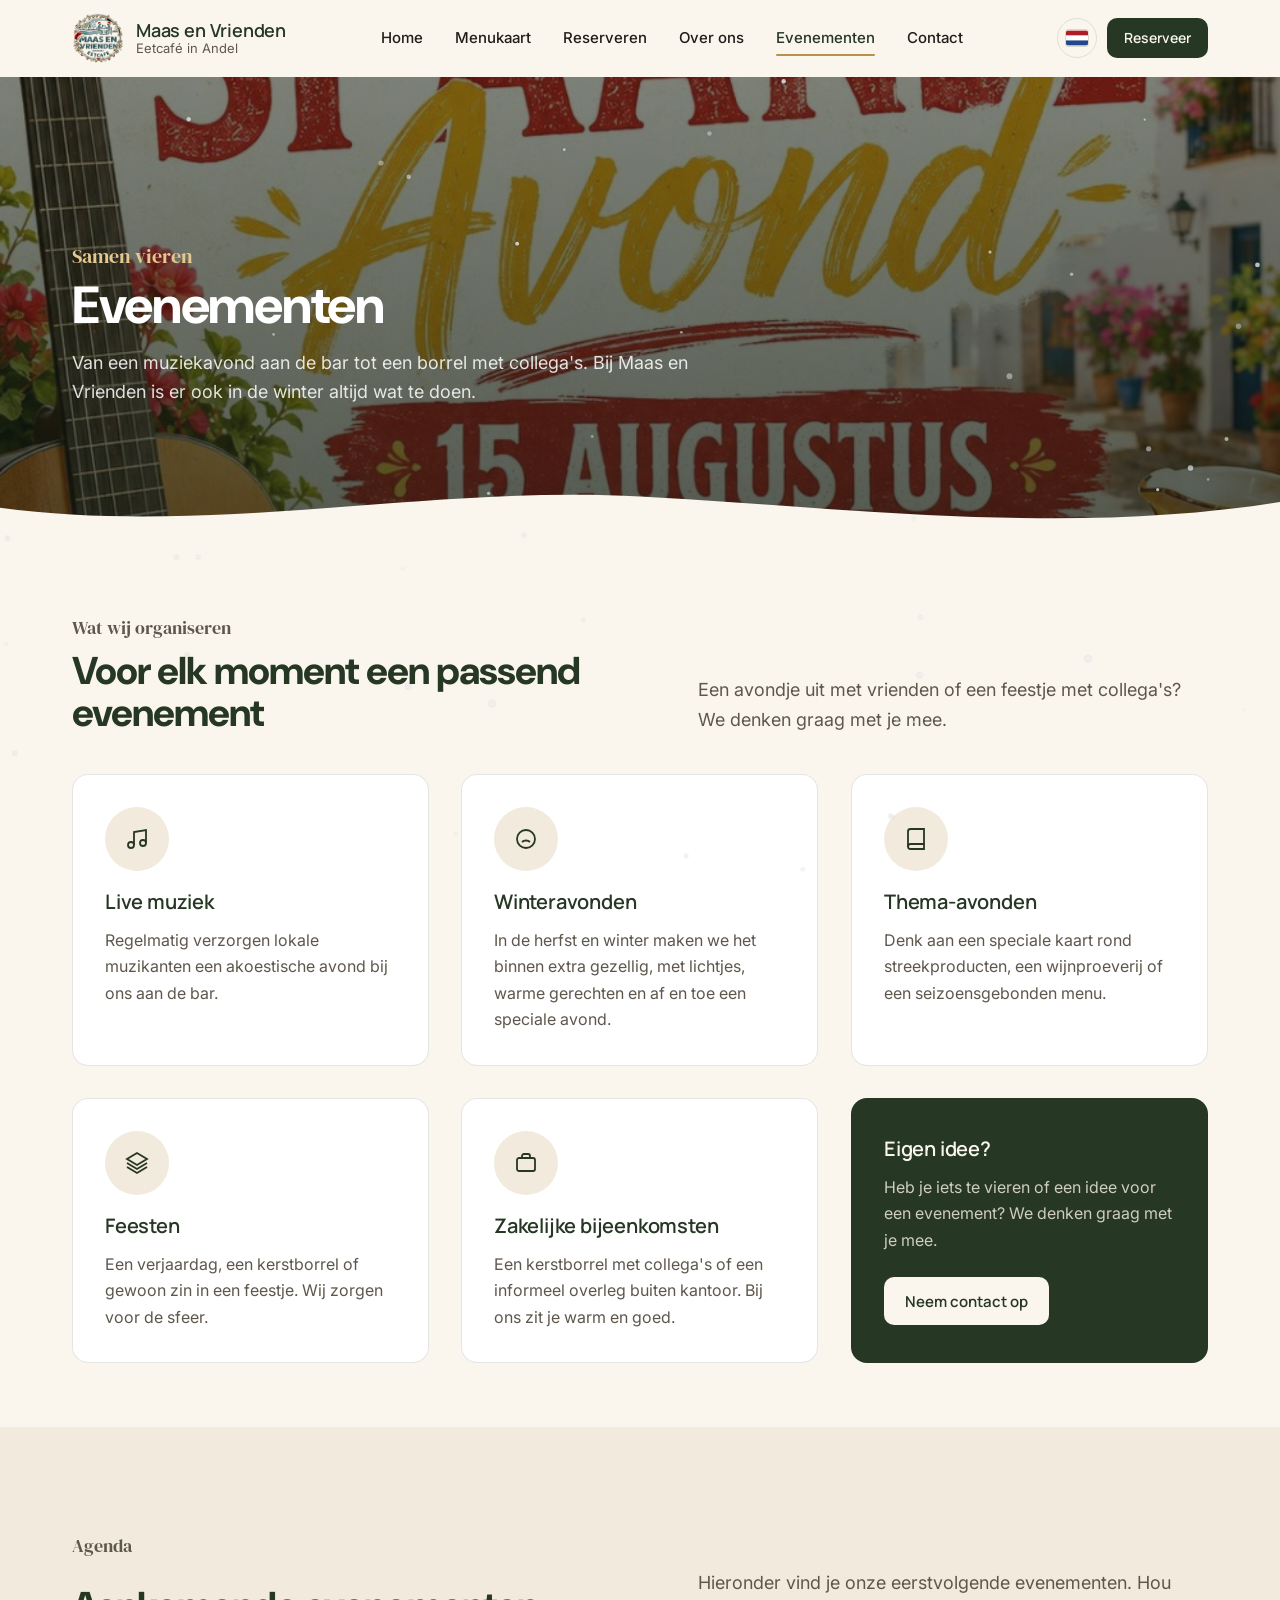
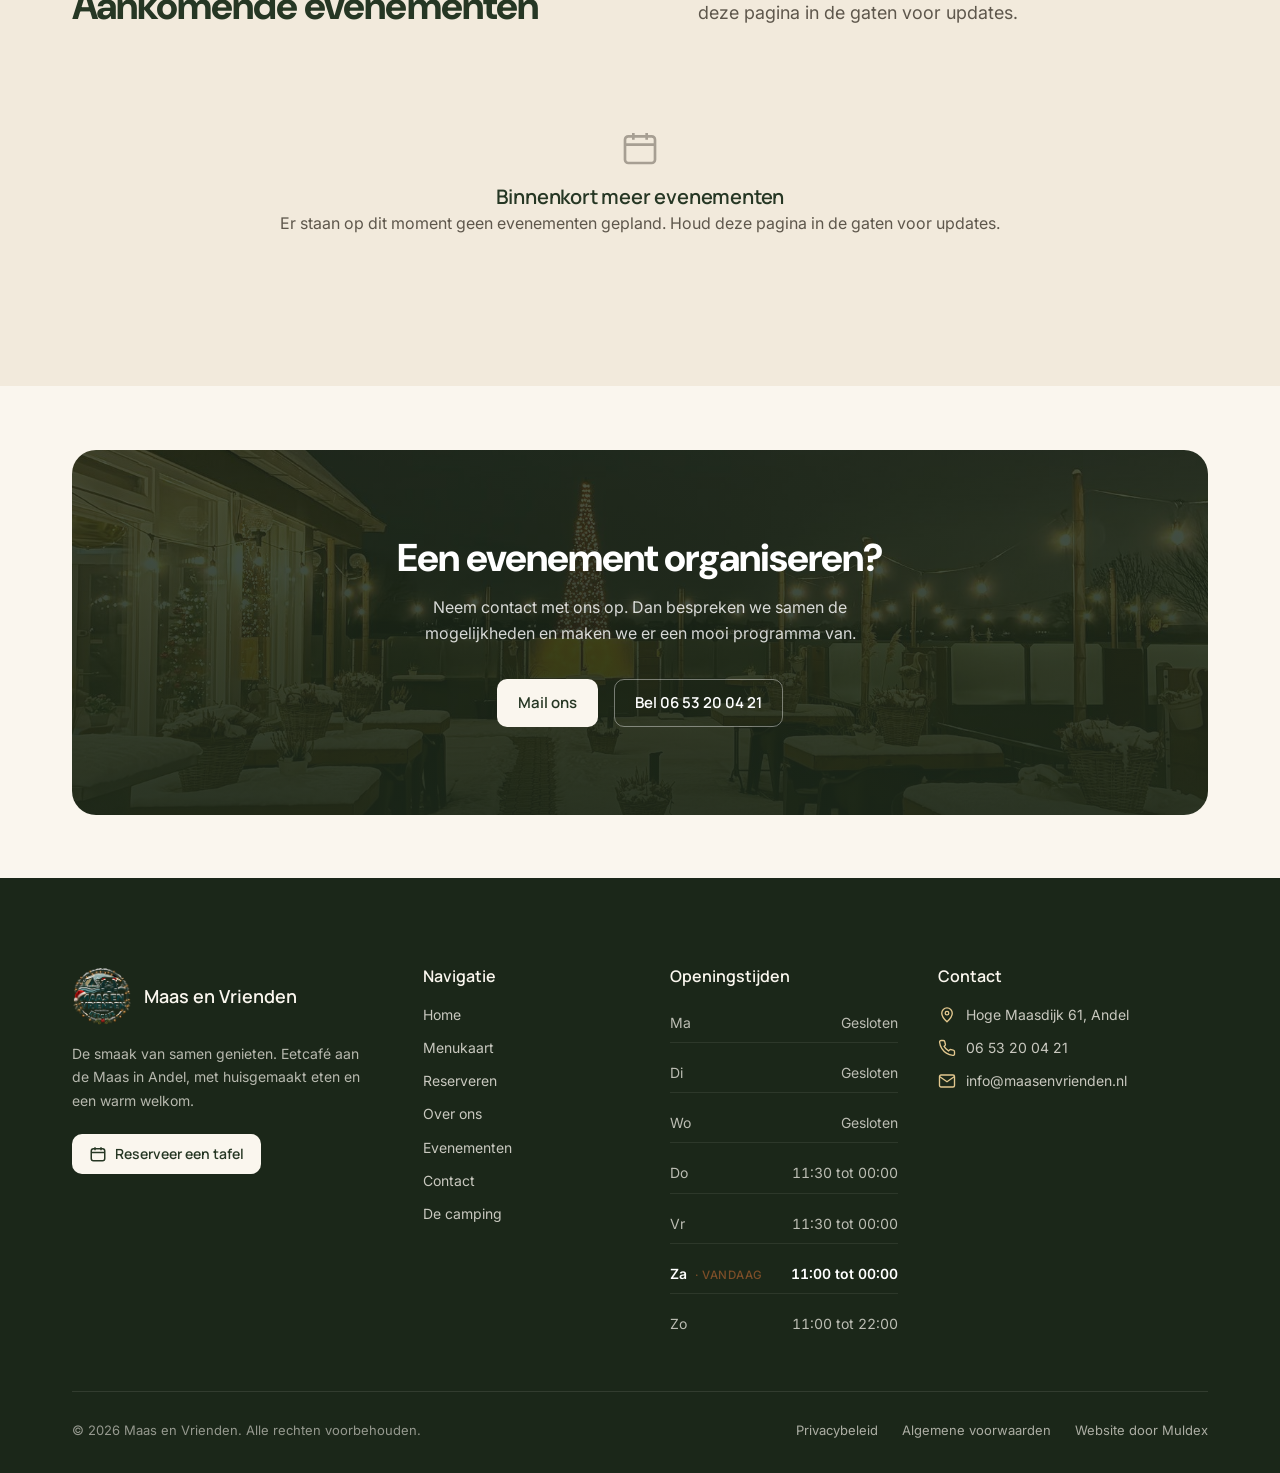
<file: evenementen.html>
<!DOCTYPE html>
<html lang="nl">
<head>
<meta charset="UTF-8">
<meta name="viewport" content="width=device-width, initial-scale=1.0">
<title>Evenementen &amp; feesten | Maas en Vrienden Andel</title>
<meta name="description" content="Live muziek, thema-avonden, winteravonden, kerstborrels, feesten en zakelijke bijeenkomsten bij eetcafé Maas en Vrienden in Andel. Bekijk de agenda of vraag naar de mogelijkheden voor jouw feest of groep.">
<link rel="canonical" href="https://maasenvrienden.nl/evenementen.html">

<meta property="og:type" content="website">
<meta property="og:site_name" content="Maas en Vrienden">
<meta property="og:title" content="Evenementen &amp; feesten | Maas en Vrienden Andel">
<meta property="og:description" content="Live muziek, thema-avonden, winteravonden, kerstborrels, feesten en zakelijke bijeenkomsten bij eetcafé Maas en Vrienden in Andel. Bekijk de agenda of vraag naar de mogelijkheden voor jouw feest of groep.">
<meta property="og:image" content="https://maasenvrienden.nl/images/logo-500.png">
<meta property="og:url" content="https://maasenvrienden.nl/evenementen.html">
<meta property="og:locale" content="nl_NL">

<link rel="icon" type="image/png" sizes="32x32" href="images/favicon-32.png">
<link rel="icon" type="image/png" sizes="16x16" href="images/favicon-16.png">
<link rel="apple-touch-icon" sizes="180x180" href="images/apple-touch-icon.png">
<link rel="manifest" href="manifest.json">
<meta name="theme-color" content="#263724">

<link rel="preconnect" href="https://fonts.googleapis.com">
<link rel="preconnect" href="https://fonts.gstatic.com" crossorigin>
<link href="https://fonts.googleapis.com/css2?family=DM+Sans:opsz,wght@9..40,800&family=Manrope:wght@600&family=Inter:wght@400;500;600&family=DM+Serif+Display&display=swap" rel="stylesheet">

<link rel="stylesheet" href="css/style.css?v=20261201">
<link rel="stylesheet" href="css/components.css?v=20261201">
<link rel="stylesheet" href="css/pages.css?v=20261201">
<link rel="stylesheet" href="css/winter.css?v=20261201">
<link rel="stylesheet" href="css/redesign.css?v=20261201">
</head>
<body data-page="evenementen">

<div class="page-loader" aria-hidden="true"><img src="images/logo-winter-600.png" alt="" width="600" height="575"></div>

<a class="skip-link" href="#main" data-i18n="common.skipLink">Direct naar inhoud</a>

<header class="site-header">
  <div class="container header-inner">
    <a href="index.html" class="brand" aria-label="Maas en Vrienden, naar de homepage">
      <img src="images/logo-winter.png" alt="Maas en Vrienden eetcafé" width="56" height="56" fetchpriority="high">
      <span class="brand-text"><span class="brand-name">Maas en Vrienden</span><span class="brand-sub" data-i18n="common.brandSub">Eetcafé in Andel</span></span>
    </a>

    <nav class="nav-shell" aria-label="Hoofdnavigatie" data-i18n-aria-label="common.nav.ariaLabel" id="hoofdnavigatie">
      <a href="index.html" class="nav-link" data-nav="home" data-i18n="common.nav.home">Home</a>
      <a href="menu.html" class="nav-link" data-nav="menu" data-i18n="common.nav.menu">Menukaart</a>
      <a href="reserveren.html" class="nav-link" data-nav="reserveren" data-i18n="common.nav.reserveren">Reserveren</a>
      <a href="over-ons.html" class="nav-link" data-nav="over-ons" data-i18n="common.nav.overons">Over ons</a>
      <a href="evenementen.html" class="nav-link" data-nav="evenementen" data-i18n="common.nav.evenementen">Evenementen</a>
      <a href="contact.html" class="nav-link" data-nav="contact" data-i18n="common.nav.contact">Contact</a>
      <a href="reserveren.html" class="btn btn-primary nav-mobile-cta"><svg width="18" height="18" viewBox="0 0 24 24" fill="none" stroke="currentColor" stroke-width="2" aria-hidden="true"><rect x="3" y="5" width="18" height="16" rx="3"/><path d="M8 3v4M16 3v4M3 10h18"/></svg><span data-i18n="common.cta.reserveer">Reserveer een tafel</span></a>
      <div class="nav-mobile-contact">
        <a href="tel:+31653200421"><svg width="18" height="18" viewBox="0 0 24 24" fill="none" stroke="currentColor" stroke-width="1.8" aria-hidden="true"><path d="M22 16.92v3a2 2 0 0 1-2.18 2 19.8 19.8 0 0 1-8.63-3.07 19.5 19.5 0 0 1-6-6 19.8 19.8 0 0 1-3.07-8.67A2 2 0 0 1 4.11 2h3a2 2 0 0 1 2 1.72c.13.96.36 1.9.7 2.81a2 2 0 0 1-.45 2.11L8.09 9.91a16 16 0 0 0 6 6l1.27-1.27a2 2 0 0 1 2.11-.45c.9.34 1.85.57 2.81.7A2 2 0 0 1 22 16.92z"/></svg><span>06 53 20 04 21</span></a>
        <a href="mailto:info@maasenvrienden.nl"><svg width="18" height="18" viewBox="0 0 24 24" fill="none" stroke="currentColor" stroke-width="1.8" aria-hidden="true"><path d="M22 6 12 13 2 6"/><rect x="2" y="4" width="20" height="16" rx="2"/></svg><span>info@maasenvrienden.nl</span></a>
      </div>
    </nav>

    <div class="header-actions">
      <div class="lang-switch">
        <button class="lang-current" aria-haspopup="true" aria-expanded="false" aria-label="Taal wijzigen" data-i18n-aria-label="common.langSwitch.ariaLabel">
          <span class="flag" aria-hidden="true"><svg viewBox="0 0 30 20" width="22" height="16"><rect width="30" height="6.67" fill="#AE1C28"/><rect y="6.67" width="30" height="6.67" fill="#FFFFFF"/><rect y="13.33" width="30" height="6.67" fill="#21468B"/></svg></span><span data-lang-label>NL</span>
        </button>
        <div class="lang-menu" role="menu" aria-label="Taal kiezen" data-i18n-aria-label="common.langMenu.ariaLabel">
          <button class="lang-option" role="menuitem" data-lang="nl"><span class="flag" aria-hidden="true"><svg viewBox="0 0 30 20" width="22" height="16"><rect width="30" height="6.67" fill="#AE1C28"/><rect y="6.67" width="30" height="6.67" fill="#FFFFFF"/><rect y="13.33" width="30" height="6.67" fill="#21468B"/></svg></span> Nederlands</button>
          <button class="lang-option" role="menuitem" data-lang="en"><span class="flag" aria-hidden="true"><svg viewBox="0 0 30 20" width="22" height="16"><rect width="30" height="20" fill="#00247D"/><path d="M0,0 L30,20 M30,0 L0,20" stroke="#FFFFFF" stroke-width="4.5"/><path d="M0,0 L30,20 M30,0 L0,20" stroke="#CF142B" stroke-width="1.8"/><path d="M15,0 V20 M0,10 H30" stroke="#FFFFFF" stroke-width="7"/><path d="M15,0 V20 M0,10 H30" stroke="#CF142B" stroke-width="4"/></svg></span> English</button>
          <button class="lang-option" role="menuitem" data-lang="de"><span class="flag" aria-hidden="true"><svg viewBox="0 0 30 20" width="22" height="16"><rect width="30" height="6.67" fill="#000000"/><rect y="6.67" width="30" height="6.67" fill="#DD0000"/><rect y="13.33" width="30" height="6.67" fill="#FFCE00"/></svg></span> Deutsch</button>
        </div>
      </div>
      <a href="reserveren.html" class="btn btn-primary btn-sm header-cta" data-i18n="common.cta.reserveerShort">Reserveer</a>
      <button class="nav-toggle" type="button" aria-controls="hoofdnavigatie" aria-expanded="false" aria-label="Menu openen" data-i18n-aria-label="common.nav.toggle">
        <span></span><span></span><span></span>
      </button>
    </div>
  </div>
</header>

<main id="main">

  <section class="page-banner has-photo" style="--banner-img: url('/images/event-spaanse-avond.jpg');">
    <div class="page-banner-motif" aria-hidden="true"></div>
    <div class="container">
      <p class="eyebrow" style="justify-content:center;" data-i18n="evenementen.banner.eyebrow">Samen vieren</p>
      <h1 data-i18n="evenementen.banner.title">Evenementen</h1>
      <p class="lead" data-i18n="evenementen.banner.lead">Van een muziekavond aan de bar tot een borrel met collega's. Bij Maas en Vrienden is er ook in de winter altijd wat te doen.</p>
    </div>
    <div class="wave-divider" aria-hidden="true">
      <svg viewBox="0 0 1440 90" preserveAspectRatio="none"><path d="M0,40 C240,90 480,0 720,20 C960,40 1200,90 1440,30 L1440,90 L0,90 Z" fill="#FAF3E6"/></svg>
    </div>
  </section>

  <!-- Wat wij organiseren -->
  <section class="section-tight" data-reveal>
    <div class="container">
      <div class="section-head center">
        <p class="eyebrow" data-i18n="evenementen.organiseren.eyebrow">Wat wij organiseren</p>
        <h2 data-i18n="evenementen.organiseren.title">Voor elk moment een passend evenement</h2>
        <p data-i18n="evenementen.organiseren.desc">Een avondje uit met vrienden of een feestje met collega's? We denken graag met je mee.</p>
      </div>
      <div class="grid grid-3">
        <div class="card" style="padding: 32px;" data-reveal>
          <div class="icon-badge" style="margin-bottom:18px;"><svg width="24" height="24" viewBox="0 0 24 24" fill="none" stroke="currentColor" stroke-width="1.8"><path d="M9 18V5l12-2v13"/><circle cx="6" cy="18" r="3"/><circle cx="18" cy="16" r="3"/></svg></div>
          <h3 data-i18n="evenementen.card1.title">Live muziek</h3>
          <p class="text-muted mt-sm" data-i18n="evenementen.card1.desc">Regelmatig verzorgen lokale muzikanten een akoestische avond bij ons aan de bar.</p>
        </div>
        <div class="card" style="padding: 32px;" data-reveal data-reveal-delay="1">
          <div class="icon-badge" style="margin-bottom:18px;"><svg width="24" height="24" viewBox="0 0 24 24" fill="none" stroke="currentColor" stroke-width="1.8"><circle cx="12" cy="12" r="9"/><path d="M8 15c1-1 2-1.5 4-1.5s3 .5 4 1.5M9 9h.01M15 9h.01"/></svg></div>
          <h3 data-i18n="evenementen.card2.title">Winteravonden</h3>
          <p class="text-muted mt-sm" data-i18n="evenementen.card2.desc">In de herfst en winter maken we het binnen extra gezellig, met lichtjes, warme gerechten en af en toe een speciale avond.</p>
        </div>
        <div class="card" style="padding: 32px;" data-reveal data-reveal-delay="2">
          <div class="icon-badge" style="margin-bottom:18px;"><svg width="24" height="24" viewBox="0 0 24 24" fill="none" stroke="currentColor" stroke-width="1.8"><path d="M4 19.5A2.5 2.5 0 0 1 6.5 17H20"/><path d="M6.5 2H20v20H6.5A2.5 2.5 0 0 1 4 19.5v-15A2.5 2.5 0 0 1 6.5 2Z"/></svg></div>
          <h3 data-i18n="evenementen.card3.title">Thema-avonden</h3>
          <p class="text-muted mt-sm" data-i18n="evenementen.card3.desc">Denk aan een speciale kaart rond streekproducten, een wijnproeverij of een seizoensgebonden menu.</p>
        </div>
        <div class="card" style="padding: 32px;" data-reveal>
          <div class="icon-badge" style="margin-bottom:18px;"><svg width="24" height="24" viewBox="0 0 24 24" fill="none" stroke="currentColor" stroke-width="1.8"><path d="M4 4h16v16H4z" opacity="0"/><path d="M12 2 2 8l10 6 10-6-10-6Z"/><path d="M2 16l10 6 10-6M2 12l10 6 10-6"/></svg></div>
          <h3 data-i18n="evenementen.card4.title">Feesten</h3>
          <p class="text-muted mt-sm" data-i18n="evenementen.card4.desc">Een verjaardag, een kerstborrel of gewoon zin in een feestje. Wij zorgen voor de sfeer.</p>
        </div>
        <div class="card" style="padding: 32px;" data-reveal data-reveal-delay="1">
          <div class="icon-badge" style="margin-bottom:18px;"><svg width="24" height="24" viewBox="0 0 24 24" fill="none" stroke="currentColor" stroke-width="1.8"><rect x="3" y="7" width="18" height="13" rx="2"/><path d="M8 7V5a2 2 0 0 1 2-2h4a2 2 0 0 1 2 2v2"/></svg></div>
          <h3 data-i18n="evenementen.card5.title">Zakelijke bijeenkomsten</h3>
          <p class="text-muted mt-sm" data-i18n="evenementen.card5.desc">Een kerstborrel met collega's of een informeel overleg buiten kantoor. Bij ons zit je warm en goed.</p>
        </div>
        <div class="card" style="padding: 32px; display:flex; flex-direction:column; justify-content:center; background: var(--color-dark);" data-reveal data-reveal-delay="2">
          <h3 style="color: var(--color-bg);" data-i18n="evenementen.card6.title">Eigen idee?</h3>
          <p class="mt-sm" style="color: rgba(250,243,230,0.8);" data-i18n="evenementen.card6.desc">Heb je iets te vieren of een idee voor een evenement? We denken graag met je mee.</p>
          <a href="mailto:info@maasenvrienden.nl" class="btn btn-on-dark mt-md" style="align-self:flex-start;" data-i18n="evenementen.card6.cta">Neem contact op</a>
        </div>
      </div>
    </div>
  </section>

  <!-- Aankomende evenementen -->
  <section class="section section-alt" data-reveal>
    <div class="container">
      <div class="section-head center">
        <p class="eyebrow" data-i18n="evenementen.agenda.eyebrow">Agenda</p>
        <h2 data-i18n="evenementen.agenda.title">Aankomende evenementen</h2>
        <p data-i18n="evenementen.agenda.desc">Hieronder vind je onze eerstvolgende evenementen. Hou deze pagina in de gaten voor updates.</p>
      </div>

      <div class="event-filter-row" id="eventFilterRow" role="group" aria-label="Filter op type evenement"></div>

      <div class="grid grid-3" id="eventsGrid"></div>

      <div class="menu-empty-state is-visible" id="eventsEmptyState" hidden>
        <svg width="40" height="40" viewBox="0 0 24 24" fill="none" stroke="currentColor" stroke-width="1.6" style="margin-inline:auto; margin-bottom:16px; opacity:0.5;"><rect x="3" y="5" width="18" height="16" rx="2"/><path d="M8 3v4M16 3v4M3 10h18"/></svg>
        <h3 data-i18n="evenementen.emptyState.title">Binnenkort meer evenementen</h3>
        <p class="text-muted" data-i18n="evenementen.emptyState.desc">Er staan op dit moment geen evenementen gepland. Houd deze pagina in de gaten voor updates.</p>
      </div>
    </div>
  </section>

  <section class="section-tight" data-reveal>
    <div class="container">
      <div class="cta-banner">
        <h2 data-i18n="evenementen.cta.title">Een evenement organiseren?</h2>
        <p data-i18n="evenementen.cta.desc">Neem contact met ons op. Dan bespreken we samen de mogelijkheden en maken we er een mooi programma van.</p>
        <div class="btn-row">
          <a href="mailto:info@maasenvrienden.nl" class="btn btn-on-dark" data-i18n="evenementen.cta.mail">Mail ons</a>
          <a href="tel:+31653200421" class="btn btn-outline-on-dark" data-i18n="evenementen.cta.call">Bel 06 53 20 04 21</a>
        </div>
      </div>
    </div>
  </section>

</main>

<footer class="site-footer">
  <div class="container">
    <div class="footer-top">
      <div class="footer-about">
        <a href="index.html" class="footer-brand">
          <img src="images/logo-winter.png" alt="" width="64" height="64" loading="lazy">
          <span>Maas en Vrienden</span>
        </a>
        <p data-i18n="common.footer.tagline">De smaak van samen genieten. Eetcafé aan de Maas in Andel, met huisgemaakt eten en een warm welkom.</p>
        <a href="reserveren.html" class="btn btn-on-dark btn-sm"><svg width="18" height="18" viewBox="0 0 24 24" fill="none" stroke="currentColor" stroke-width="2" aria-hidden="true"><rect x="3" y="5" width="18" height="16" rx="3"/><path d="M8 3v4M16 3v4M3 10h18"/></svg><span data-i18n="common.cta.reserveer">Reserveer een tafel</span></a>
      </div>
      <div class="footer-col">
        <h4 data-i18n="common.footer.nav">Navigatie</h4>
        <ul>
          <li><a href="index.html" data-i18n="common.nav.home">Home</a></li>
          <li><a href="menu.html" data-i18n="common.nav.menu">Menukaart</a></li>
          <li><a href="reserveren.html" data-i18n="common.nav.reserveren">Reserveren</a></li>
          <li><a href="over-ons.html" data-i18n="common.nav.overons">Over ons</a></li>
          <li><a href="evenementen.html" data-i18n="common.nav.evenementen">Evenementen</a></li>
          <li><a href="contact.html" data-i18n="common.nav.contact">Contact</a></li>
          <li><a href="camping.html" data-i18n="common.nav.camping">De camping</a></li>
        </ul>
      </div>
      <div class="footer-col">
        <h4 data-i18n="common.footer.hours">Openingstijden</h4>
        <ul class="hours-list" data-hours-table data-short></ul>
      </div>
      <div class="footer-col">
        <h4 data-i18n="common.footer.contact">Contact</h4>
        <ul>
          <li class="footer-contact-item"><svg width="18" height="18" viewBox="0 0 24 24" fill="none" stroke="currentColor" stroke-width="1.8" aria-hidden="true"><path d="M12 21s-7-6.5-7-11.5A7 7 0 0 1 19 9.5C19 14.5 12 21 12 21Z"/><circle cx="12" cy="9.5" r="2.4"/></svg><a href="https://www.google.com/maps/search/?api=1&amp;query=Maas%20en%20Vrienden%20Andel" target="_blank" rel="noopener" data-i18n="common.footer.address">Hoge Maasdijk 61, Andel</a></li>
          <li class="footer-contact-item"><svg width="18" height="18" viewBox="0 0 24 24" fill="none" stroke="currentColor" stroke-width="1.8" aria-hidden="true"><path d="M22 16.92v3a2 2 0 0 1-2.18 2 19.8 19.8 0 0 1-8.63-3.07 19.5 19.5 0 0 1-6-6 19.8 19.8 0 0 1-3.07-8.67A2 2 0 0 1 4.11 2h3a2 2 0 0 1 2 1.72c.13.96.36 1.9.7 2.81a2 2 0 0 1-.45 2.11L8.09 9.91a16 16 0 0 0 6 6l1.27-1.27a2 2 0 0 1 2.11-.45c.9.34 1.85.57 2.81.7A2 2 0 0 1 22 16.92z"/></svg><a href="tel:+31653200421">06 53 20 04 21</a></li>
          <li class="footer-contact-item"><svg width="18" height="18" viewBox="0 0 24 24" fill="none" stroke="currentColor" stroke-width="1.8" aria-hidden="true"><path d="M22 6 12 13 2 6"/><rect x="2" y="4" width="20" height="16" rx="2"/></svg><a href="mailto:info@maasenvrienden.nl">info@maasenvrienden.nl</a></li>
        </ul>
        <!-- Social iconen: activeer zodra de echte Instagram/Facebook-links bekend zijn, zie README.md -->
      </div>
    </div>
    <div class="footer-bottom">
      <span>&copy; <span data-current-year>2026</span> Maas en Vrienden. <span data-i18n="common.footer.rights">Alle rechten voorbehouden.</span></span>
      <ul>
        <li><a href="privacybeleid.html" data-i18n="common.footer.privacy">Privacybeleid</a></li>
        <li><a href="algemene-voorwaarden.html" data-i18n="common.footer.terms">Algemene voorwaarden</a></li>
        <li><a href="https://muldex.nl" target="_blank" rel="noopener">Website door Muldex</a></li>
      </ul>
    </div>
  </div>
</footer>

<button class="back-to-top" aria-label="Terug naar boven" data-i18n-aria-label="common.backToTop.ariaLabel">
  <svg width="20" height="20" viewBox="0 0 24 24" fill="none" stroke="currentColor" stroke-width="2"><path d="M12 19V5M5 12l7-7 7 7"/></svg>
</button>

<script src="js/i18n.js?v=20261201" defer></script>
<script src="js/hours.js?v=20261201" defer></script>
<script src="js/events-data.js?v=20261201" defer></script>
<script src="js/events.js?v=20261201" defer></script>
<script src="js/main.js?v=20261201" defer></script>
<script src="js/winter.js?v=20261201" defer></script>
</body>
</html>
</file>
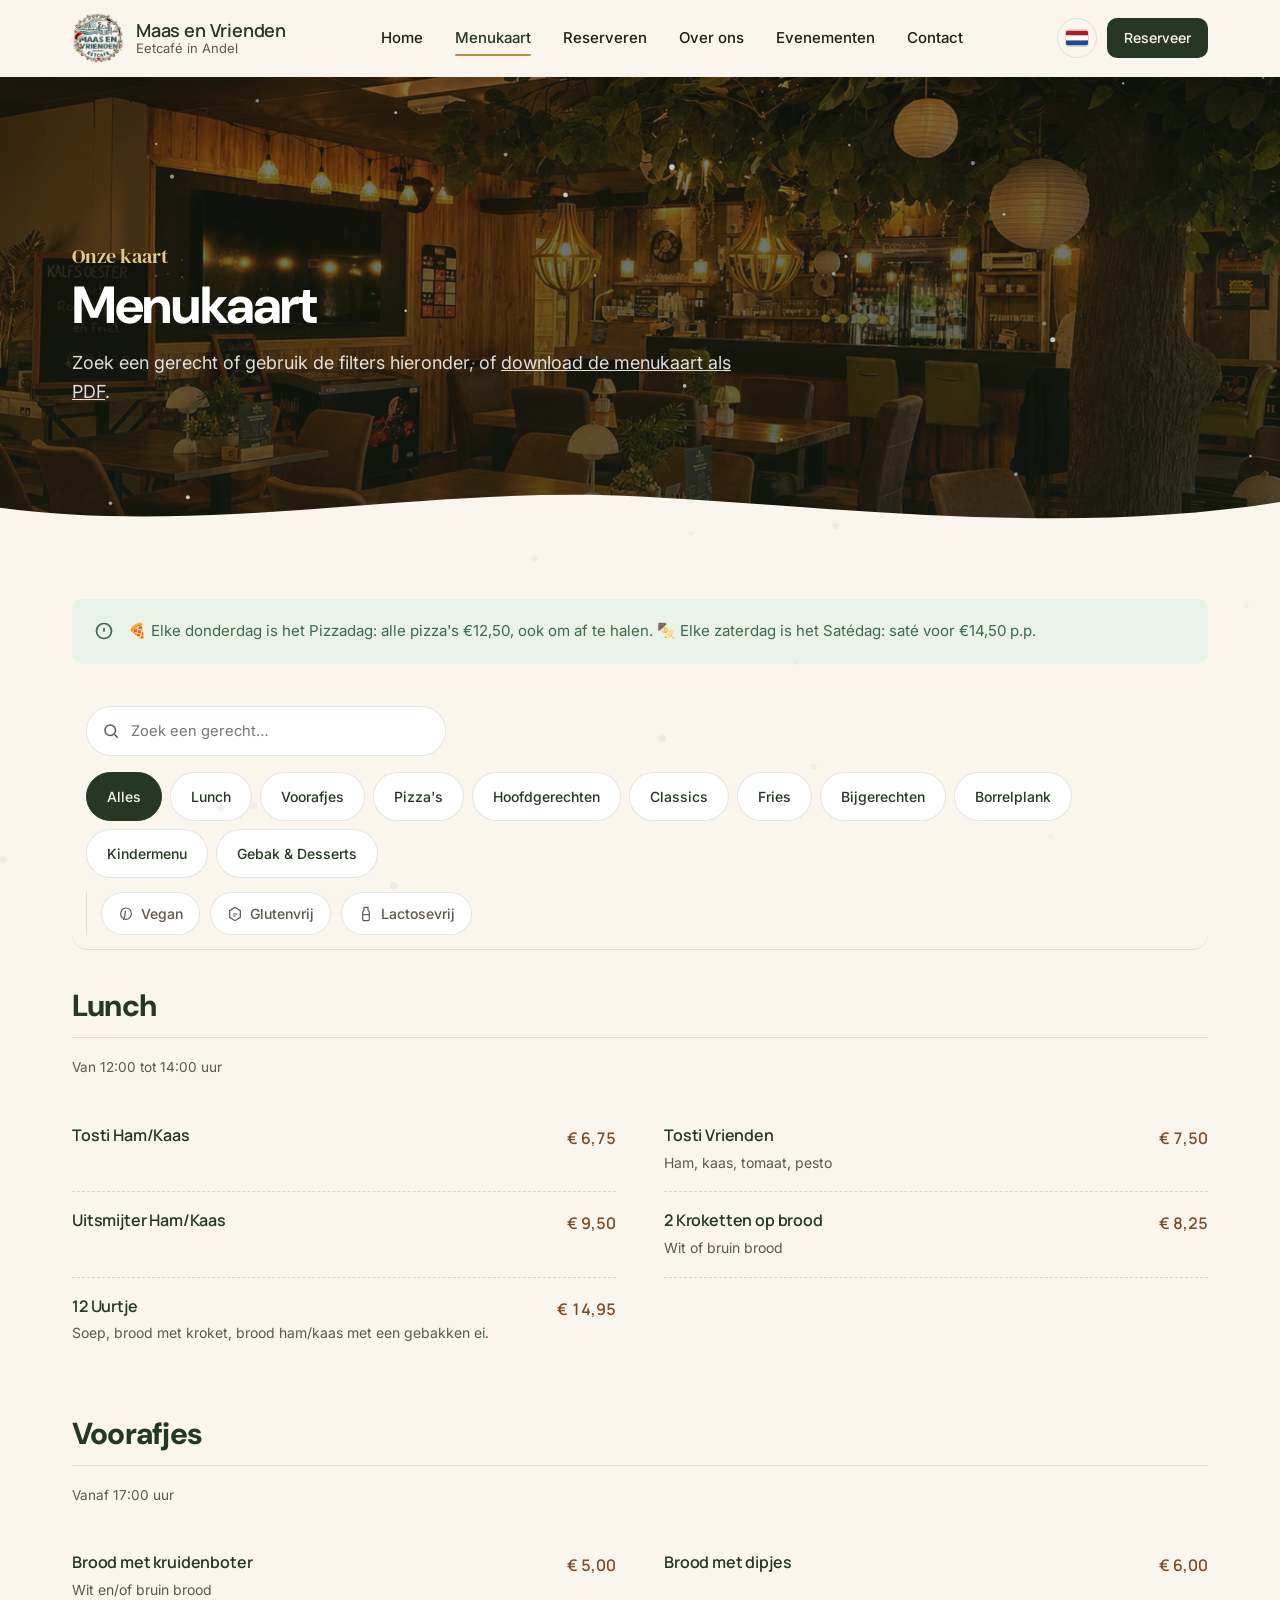
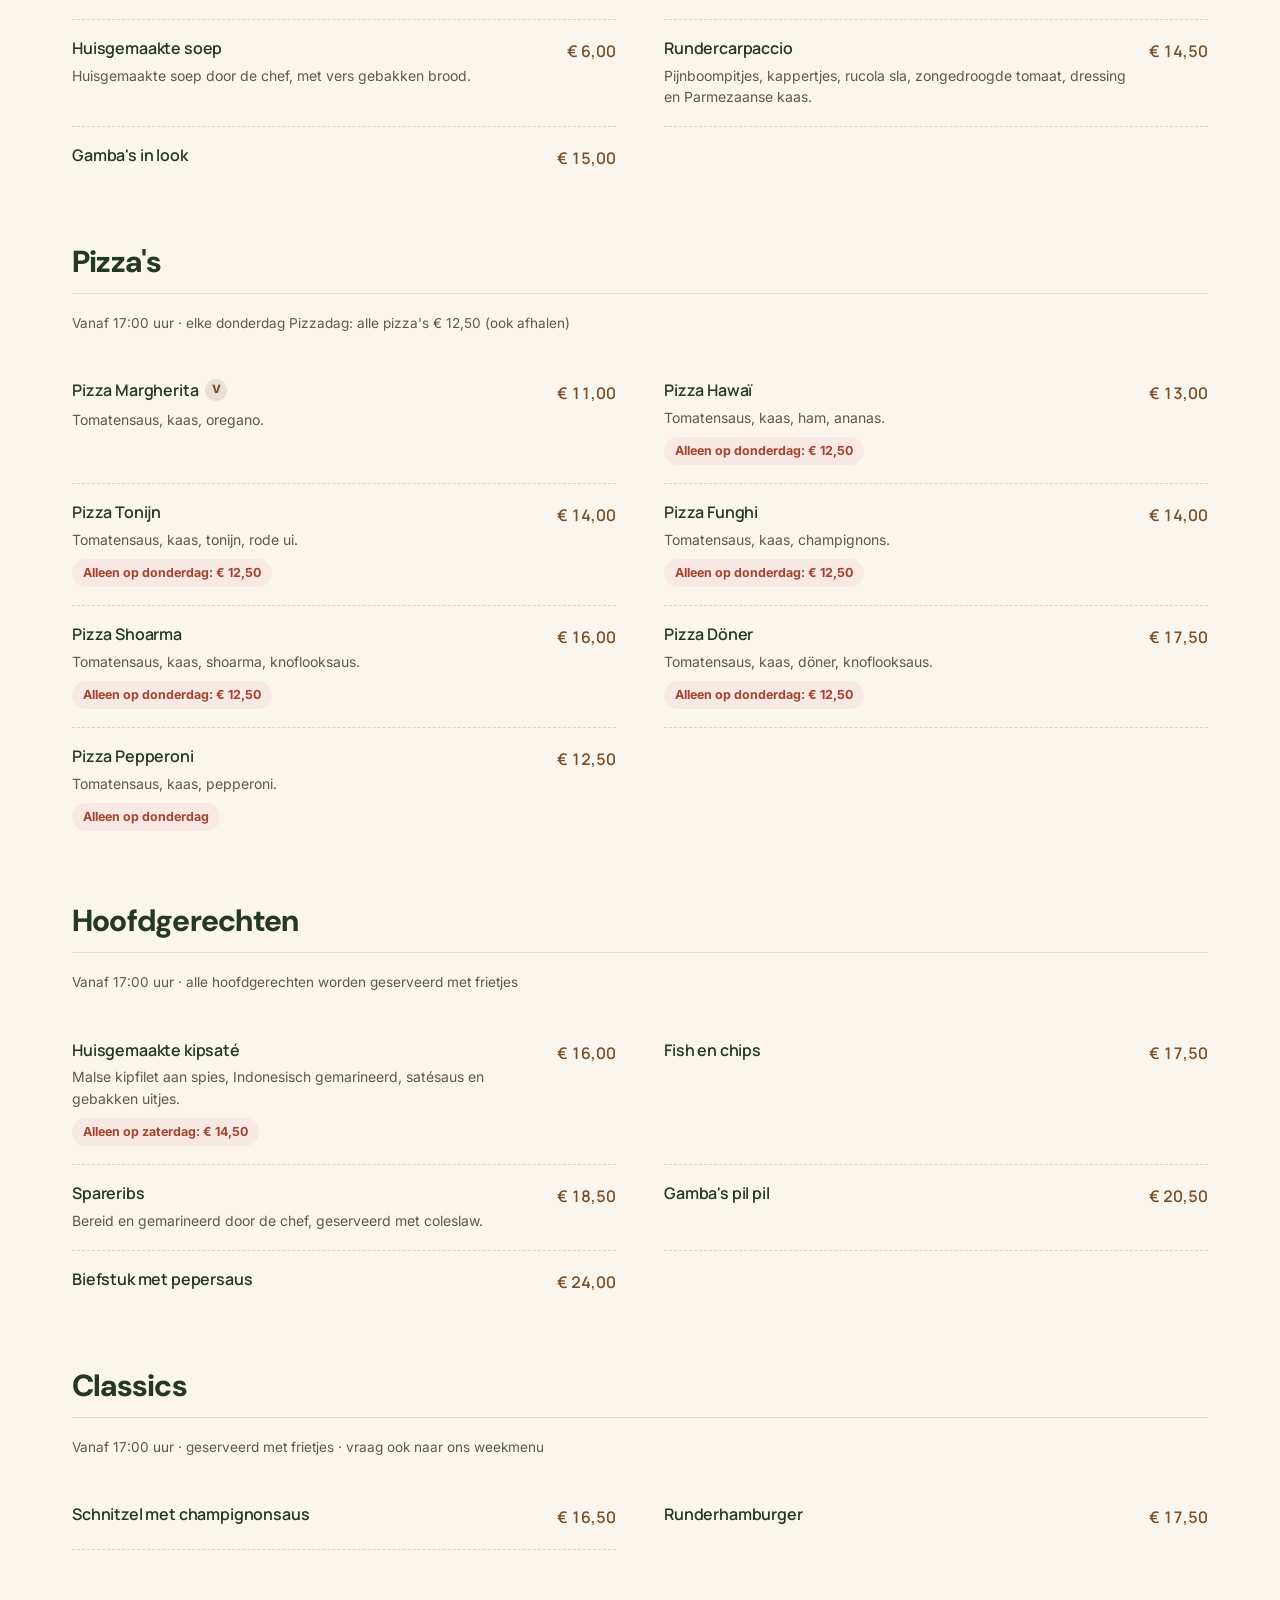
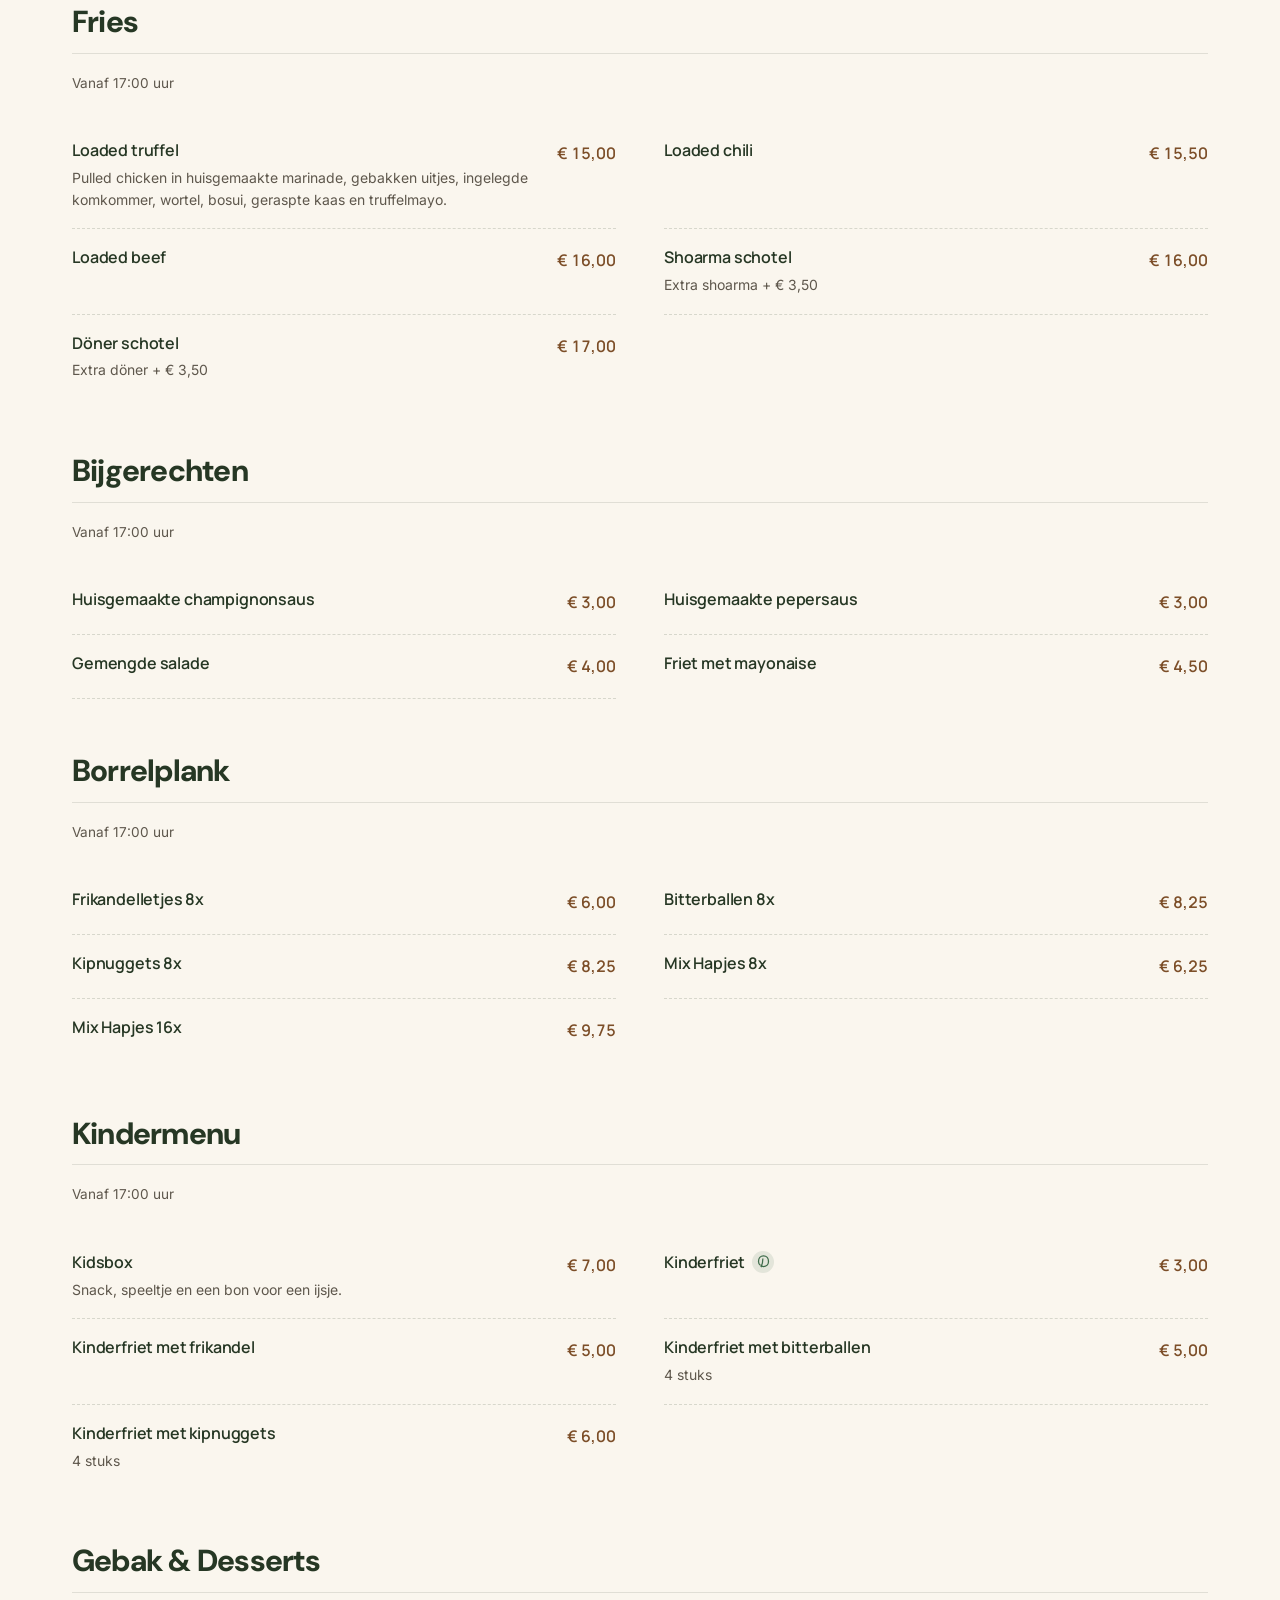
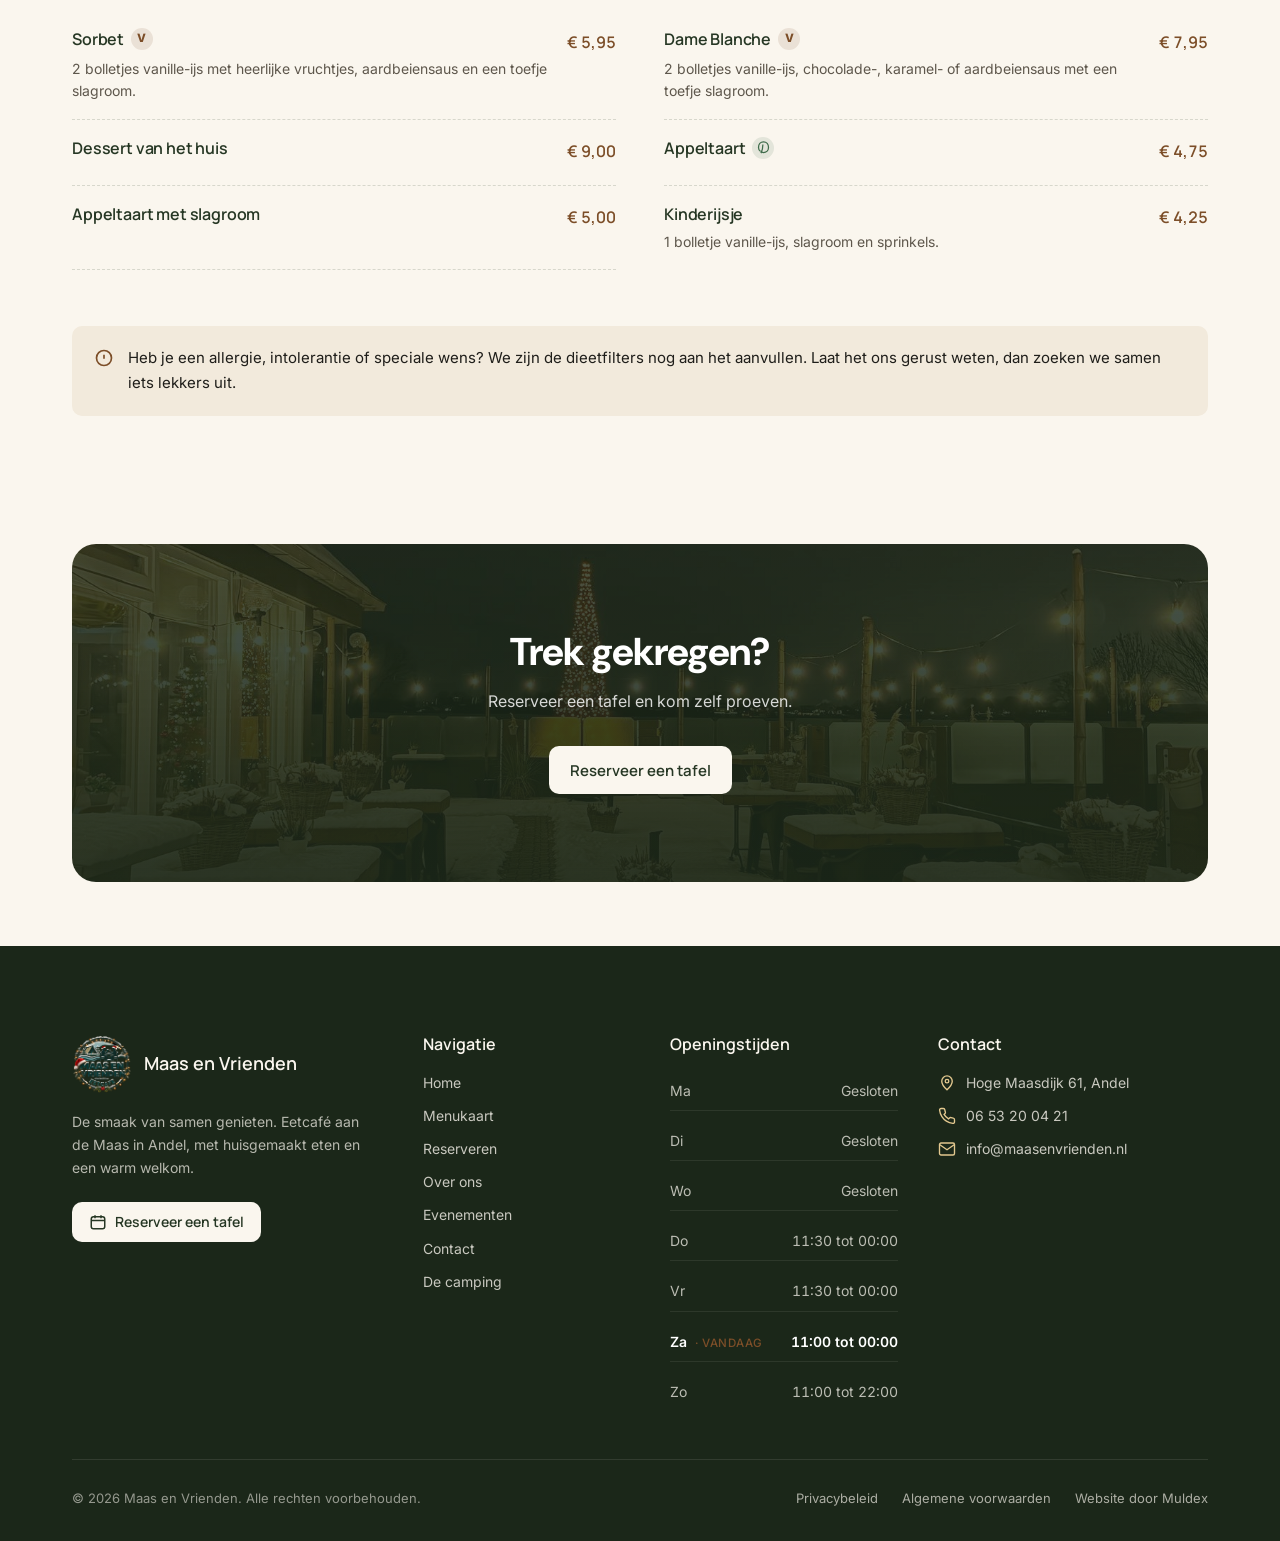
<file: menu.html>
<!DOCTYPE html>
<html lang="nl">
<head>
<meta charset="UTF-8">
<meta name="viewport" content="width=device-width, initial-scale=1.0">
<title>Menukaart | Pizza, saté &amp; spareribs bij Maas en Vrienden Andel</title>
<meta name="description" content="De menukaart van eetcafé Maas en Vrienden in Andel: lunch, pizza's, huisgemaakte kipsaté, spareribs, biefstuk, loaded fries, borrelplanken, kindermenu en desserts. Donderdag pizzadag, zaterdag satédag.">
<link rel="canonical" href="https://maasenvrienden.nl/menu.html">

<meta property="og:type" content="website">
<meta property="og:site_name" content="Maas en Vrienden">
<meta property="og:title" content="Menukaart | Pizza, saté &amp; spareribs bij Maas en Vrienden Andel">
<meta property="og:description" content="De menukaart van eetcafé Maas en Vrienden in Andel: lunch, pizza's, huisgemaakte kipsaté, spareribs, biefstuk, loaded fries, borrelplanken, kindermenu en desserts. Donderdag pizzadag, zaterdag satédag.">
<meta property="og:image" content="https://maasenvrienden.nl/images/logo-500.png">
<meta property="og:url" content="https://maasenvrienden.nl/menu.html">
<meta property="og:locale" content="nl_NL">

<link rel="icon" type="image/png" sizes="32x32" href="images/favicon-32.png">
<link rel="icon" type="image/png" sizes="16x16" href="images/favicon-16.png">
<link rel="apple-touch-icon" sizes="180x180" href="images/apple-touch-icon.png">
<link rel="manifest" href="manifest.json">
<meta name="theme-color" content="#263724">

<link rel="preconnect" href="https://fonts.googleapis.com">
<link rel="preconnect" href="https://fonts.gstatic.com" crossorigin>
<link href="https://fonts.googleapis.com/css2?family=DM+Sans:opsz,wght@9..40,800&family=Manrope:wght@600&family=Inter:wght@400;500;600&family=DM+Serif+Display&display=swap" rel="stylesheet">

<link rel="stylesheet" href="css/style.css?v=20261201">
<link rel="stylesheet" href="css/components.css?v=20261201">
<link rel="stylesheet" href="css/pages.css?v=20261201">
<link rel="stylesheet" href="css/winter.css?v=20261201">
<link rel="stylesheet" href="css/redesign.css?v=20261201">
</head>
<body data-page="menu">

<div class="page-loader" aria-hidden="true"><img src="images/logo-winter-600.png" alt="" width="600" height="575"></div>

<a class="skip-link" href="#main" data-i18n="common.skipLink">Direct naar inhoud</a>

<header class="site-header">
  <div class="container header-inner">
    <a href="index.html" class="brand" aria-label="Maas en Vrienden, naar de homepage">
      <img src="images/logo-winter.png" alt="Maas en Vrienden eetcafé" width="56" height="56" fetchpriority="high">
      <span class="brand-text"><span class="brand-name">Maas en Vrienden</span><span class="brand-sub" data-i18n="common.brandSub">Eetcafé in Andel</span></span>
    </a>

    <nav class="nav-shell" aria-label="Hoofdnavigatie" data-i18n-aria-label="common.nav.ariaLabel" id="hoofdnavigatie">
      <a href="index.html" class="nav-link" data-nav="home" data-i18n="common.nav.home">Home</a>
      <a href="menu.html" class="nav-link" data-nav="menu" data-i18n="common.nav.menu">Menukaart</a>
      <a href="reserveren.html" class="nav-link" data-nav="reserveren" data-i18n="common.nav.reserveren">Reserveren</a>
      <a href="over-ons.html" class="nav-link" data-nav="over-ons" data-i18n="common.nav.overons">Over ons</a>
      <a href="evenementen.html" class="nav-link" data-nav="evenementen" data-i18n="common.nav.evenementen">Evenementen</a>
      <a href="contact.html" class="nav-link" data-nav="contact" data-i18n="common.nav.contact">Contact</a>
      <a href="reserveren.html" class="btn btn-primary nav-mobile-cta"><svg width="18" height="18" viewBox="0 0 24 24" fill="none" stroke="currentColor" stroke-width="2" aria-hidden="true"><rect x="3" y="5" width="18" height="16" rx="3"/><path d="M8 3v4M16 3v4M3 10h18"/></svg><span data-i18n="common.cta.reserveer">Reserveer een tafel</span></a>
      <div class="nav-mobile-contact">
        <a href="tel:+31653200421"><svg width="18" height="18" viewBox="0 0 24 24" fill="none" stroke="currentColor" stroke-width="1.8" aria-hidden="true"><path d="M22 16.92v3a2 2 0 0 1-2.18 2 19.8 19.8 0 0 1-8.63-3.07 19.5 19.5 0 0 1-6-6 19.8 19.8 0 0 1-3.07-8.67A2 2 0 0 1 4.11 2h3a2 2 0 0 1 2 1.72c.13.96.36 1.9.7 2.81a2 2 0 0 1-.45 2.11L8.09 9.91a16 16 0 0 0 6 6l1.27-1.27a2 2 0 0 1 2.11-.45c.9.34 1.85.57 2.81.7A2 2 0 0 1 22 16.92z"/></svg><span>06 53 20 04 21</span></a>
        <a href="mailto:info@maasenvrienden.nl"><svg width="18" height="18" viewBox="0 0 24 24" fill="none" stroke="currentColor" stroke-width="1.8" aria-hidden="true"><path d="M22 6 12 13 2 6"/><rect x="2" y="4" width="20" height="16" rx="2"/></svg><span>info@maasenvrienden.nl</span></a>
      </div>
    </nav>

    <div class="header-actions">
      <div class="lang-switch">
        <button class="lang-current" aria-haspopup="true" aria-expanded="false" aria-label="Taal wijzigen" data-i18n-aria-label="common.langSwitch.ariaLabel">
          <span class="flag" aria-hidden="true"><svg viewBox="0 0 30 20" width="22" height="16"><rect width="30" height="6.67" fill="#AE1C28"/><rect y="6.67" width="30" height="6.67" fill="#FFFFFF"/><rect y="13.33" width="30" height="6.67" fill="#21468B"/></svg></span><span data-lang-label>NL</span>
        </button>
        <div class="lang-menu" role="menu" aria-label="Taal kiezen" data-i18n-aria-label="common.langMenu.ariaLabel">
          <button class="lang-option" role="menuitem" data-lang="nl"><span class="flag" aria-hidden="true"><svg viewBox="0 0 30 20" width="22" height="16"><rect width="30" height="6.67" fill="#AE1C28"/><rect y="6.67" width="30" height="6.67" fill="#FFFFFF"/><rect y="13.33" width="30" height="6.67" fill="#21468B"/></svg></span> Nederlands</button>
          <button class="lang-option" role="menuitem" data-lang="en"><span class="flag" aria-hidden="true"><svg viewBox="0 0 30 20" width="22" height="16"><rect width="30" height="20" fill="#00247D"/><path d="M0,0 L30,20 M30,0 L0,20" stroke="#FFFFFF" stroke-width="4.5"/><path d="M0,0 L30,20 M30,0 L0,20" stroke="#CF142B" stroke-width="1.8"/><path d="M15,0 V20 M0,10 H30" stroke="#FFFFFF" stroke-width="7"/><path d="M15,0 V20 M0,10 H30" stroke="#CF142B" stroke-width="4"/></svg></span> English</button>
          <button class="lang-option" role="menuitem" data-lang="de"><span class="flag" aria-hidden="true"><svg viewBox="0 0 30 20" width="22" height="16"><rect width="30" height="6.67" fill="#000000"/><rect y="6.67" width="30" height="6.67" fill="#DD0000"/><rect y="13.33" width="30" height="6.67" fill="#FFCE00"/></svg></span> Deutsch</button>
        </div>
      </div>
      <a href="reserveren.html" class="btn btn-primary btn-sm header-cta" data-i18n="common.cta.reserveerShort">Reserveer</a>
      <button class="nav-toggle" type="button" aria-controls="hoofdnavigatie" aria-expanded="false" aria-label="Menu openen" data-i18n-aria-label="common.nav.toggle">
        <span></span><span></span><span></span>
      </button>
    </div>
  </div>
</header>

<main id="main">

  <section class="page-banner has-photo" style="--banner-img: url('/images/hero-avond.jpg');">
    <div class="page-banner-motif" aria-hidden="true"></div>
    <div class="container">
      <p class="eyebrow" style="justify-content:center;" data-i18n="menu.banner.eyebrow">Onze kaart</p>
      <h1 data-i18n="menu.banner.title">Menukaart</h1>
      <p class="lead"><span data-i18n="menu.banner.leadPrefix">Zoek een gerecht of gebruik de filters hieronder, of </span><a href="assets/menukaart-maas-en-vrienden.pdf" target="_blank" rel="noopener" style="text-decoration:underline;" data-i18n="menu.banner.leadLink">download de menukaart als PDF</a>.</p>
    </div>
    <div class="wave-divider" aria-hidden="true">
      <svg viewBox="0 0 1440 90" preserveAspectRatio="none"><path d="M0,40 C240,90 480,0 720,20 C960,40 1200,90 1440,30 L1440,90 L0,90 Z" fill="#FAF3E6"/></svg>
    </div>
  </section>

  <section class="section-tight">
    <div class="container">

      <div class="alert alert-success" style="margin-bottom: 28px;">
        <svg width="20" height="20" viewBox="0 0 24 24" fill="none" stroke="currentColor" stroke-width="2"><circle cx="12" cy="12" r="9"/><path d="M12 8v5M12 16h.01"/></svg>
        <span data-i18n="menu.weeklySpecials">🍕 Elke donderdag is het Pizzadag: alle pizza's €12,50, ook om af te halen. 🍢 Elke zaterdag is het Satédag: saté voor €14,50 p.p.</span>
      </div>

      <div class="menu-toolbar">
        <div class="menu-search">
          <svg width="18" height="18" viewBox="0 0 24 24" fill="none" stroke="currentColor" stroke-width="2"><circle cx="11" cy="11" r="7"/><path d="m21 21-4.3-4.3"/></svg>
          <input type="search" id="menuSearchInput" placeholder="Zoek een gerecht…" data-i18n-placeholder="menu.search.placeholder" aria-label="Zoek in de menukaart" data-i18n-aria-label="menu.search.ariaLabel">
        </div>
        <div class="menu-filters-row">
          <div class="menu-filters" id="menuFilters" role="group" aria-label="Filter op categorie" data-i18n-aria-label="menu.filters.ariaLabel">
            <button class="menu-filter-btn" type="button" data-filter="all" data-i18n="menu.filters.all">Alles</button>
          </div>
          <div class="menu-diet-filters" id="menuDietFilters" role="group" aria-label="Filter op dieetwensen" data-i18n-aria-label="menu.diet.ariaLabel">
            <button class="menu-diet-btn" type="button" data-diet="vegan">
              <svg width="16" height="16" viewBox="0 0 24 24" fill="none" stroke="currentColor" stroke-width="1.8"><path d="M12 3C7 3 4 7 4 12c0 3 1.5 5 3 6M12 3c5 0 8 4 8 9 0 5-4 8-8 8-2 0-3.5-.7-4.5-1.5"/><path d="M8 21c2-4 3-9 3-14"/></svg>
              <span data-i18n="menu.diet.vegan">Vegan</span>
            </button>
            <button class="menu-diet-btn" type="button" data-diet="glutenfree">
              <svg width="16" height="16" viewBox="0 0 24 24" fill="none" stroke="currentColor" stroke-width="1.8"><path d="M12 2 4 7v10l8 5 8-5V7l-8-5Z"/><path d="M9 12h6M9 15h4"/></svg>
              <span data-i18n="menu.diet.glutenfree">Glutenvrij</span>
            </button>
            <button class="menu-diet-btn" type="button" data-diet="lactosefree">
              <svg width="16" height="16" viewBox="0 0 24 24" fill="none" stroke="currentColor" stroke-width="1.8"><path d="M9 2h6v4l2 3v11a2 2 0 0 1-2 2H9a2 2 0 0 1-2-2V9l2-3V2Z"/><path d="M7 13h10"/></svg>
              <span data-i18n="menu.diet.lactosefree">Lactosevrij</span>
            </button>
          </div>
        </div>
      </div>

      <div id="menuContent"></div>

      <div class="menu-empty-state" id="menuEmptyState">
        <svg width="40" height="40" viewBox="0 0 24 24" fill="none" stroke="currentColor" stroke-width="1.6" style="margin-inline:auto; margin-bottom:16px; opacity:0.5;"><circle cx="11" cy="11" r="7"/><path d="m21 21-4.3-4.3"/></svg>
        <h3 data-i18n="menu.emptyState.title">Geen gerechten gevonden</h3>
        <p class="text-muted" data-i18n="menu.emptyState.desc">Probeer een andere zoekterm of bekijk alle categorieën.</p>
      </div>

      <div class="alert" style="background: var(--color-bg-soft); margin-top: 48px;">
        <svg width="20" height="20" viewBox="0 0 24 24" fill="none" stroke="currentColor" stroke-width="2" style="color:var(--color-wood);"><circle cx="12" cy="12" r="9"/><path d="M12 8v5M12 16h.01"/></svg>
        <span data-i18n="menu.allergyNote">Heb je een allergie, intolerantie of speciale wens? We zijn de dieetfilters nog aan het aanvullen. Laat het ons gerust weten, dan zoeken we samen iets lekkers uit.</span>
      </div>

    </div>
  </section>

  <section class="section-tight">
    <div class="container">
      <div class="cta-banner">
        <h2 data-i18n="menu.cta.title">Trek gekregen?</h2>
        <p data-i18n="menu.cta.desc">Reserveer een tafel en kom zelf proeven.</p>
        <div class="btn-row">
          <a href="reserveren.html" class="btn btn-on-dark" data-i18n="common.cta.reserveer">Reserveer een tafel</a>
        </div>
      </div>
    </div>
  </section>

</main>

<footer class="site-footer">
  <div class="container">
    <div class="footer-top">
      <div class="footer-about">
        <a href="index.html" class="footer-brand">
          <img src="images/logo-winter.png" alt="" width="64" height="64" loading="lazy">
          <span>Maas en Vrienden</span>
        </a>
        <p data-i18n="common.footer.tagline">De smaak van samen genieten. Eetcafé aan de Maas in Andel, met huisgemaakt eten en een warm welkom.</p>
        <a href="reserveren.html" class="btn btn-on-dark btn-sm"><svg width="18" height="18" viewBox="0 0 24 24" fill="none" stroke="currentColor" stroke-width="2" aria-hidden="true"><rect x="3" y="5" width="18" height="16" rx="3"/><path d="M8 3v4M16 3v4M3 10h18"/></svg><span data-i18n="common.cta.reserveer">Reserveer een tafel</span></a>
      </div>
      <div class="footer-col">
        <h4 data-i18n="common.footer.nav">Navigatie</h4>
        <ul>
          <li><a href="index.html" data-i18n="common.nav.home">Home</a></li>
          <li><a href="menu.html" data-i18n="common.nav.menu">Menukaart</a></li>
          <li><a href="reserveren.html" data-i18n="common.nav.reserveren">Reserveren</a></li>
          <li><a href="over-ons.html" data-i18n="common.nav.overons">Over ons</a></li>
          <li><a href="evenementen.html" data-i18n="common.nav.evenementen">Evenementen</a></li>
          <li><a href="contact.html" data-i18n="common.nav.contact">Contact</a></li>
          <li><a href="camping.html" data-i18n="common.nav.camping">De camping</a></li>
        </ul>
      </div>
      <div class="footer-col">
        <h4 data-i18n="common.footer.hours">Openingstijden</h4>
        <ul class="hours-list" data-hours-table data-short></ul>
      </div>
      <div class="footer-col">
        <h4 data-i18n="common.footer.contact">Contact</h4>
        <ul>
          <li class="footer-contact-item"><svg width="18" height="18" viewBox="0 0 24 24" fill="none" stroke="currentColor" stroke-width="1.8" aria-hidden="true"><path d="M12 21s-7-6.5-7-11.5A7 7 0 0 1 19 9.5C19 14.5 12 21 12 21Z"/><circle cx="12" cy="9.5" r="2.4"/></svg><a href="https://www.google.com/maps/search/?api=1&amp;query=Maas%20en%20Vrienden%20Andel" target="_blank" rel="noopener" data-i18n="common.footer.address">Hoge Maasdijk 61, Andel</a></li>
          <li class="footer-contact-item"><svg width="18" height="18" viewBox="0 0 24 24" fill="none" stroke="currentColor" stroke-width="1.8" aria-hidden="true"><path d="M22 16.92v3a2 2 0 0 1-2.18 2 19.8 19.8 0 0 1-8.63-3.07 19.5 19.5 0 0 1-6-6 19.8 19.8 0 0 1-3.07-8.67A2 2 0 0 1 4.11 2h3a2 2 0 0 1 2 1.72c.13.96.36 1.9.7 2.81a2 2 0 0 1-.45 2.11L8.09 9.91a16 16 0 0 0 6 6l1.27-1.27a2 2 0 0 1 2.11-.45c.9.34 1.85.57 2.81.7A2 2 0 0 1 22 16.92z"/></svg><a href="tel:+31653200421">06 53 20 04 21</a></li>
          <li class="footer-contact-item"><svg width="18" height="18" viewBox="0 0 24 24" fill="none" stroke="currentColor" stroke-width="1.8" aria-hidden="true"><path d="M22 6 12 13 2 6"/><rect x="2" y="4" width="20" height="16" rx="2"/></svg><a href="mailto:info@maasenvrienden.nl">info@maasenvrienden.nl</a></li>
        </ul>
        <!-- Social iconen: activeer zodra de echte Instagram/Facebook-links bekend zijn, zie README.md -->
      </div>
    </div>
    <div class="footer-bottom">
      <span>&copy; <span data-current-year>2026</span> Maas en Vrienden. <span data-i18n="common.footer.rights">Alle rechten voorbehouden.</span></span>
      <ul>
        <li><a href="privacybeleid.html" data-i18n="common.footer.privacy">Privacybeleid</a></li>
        <li><a href="algemene-voorwaarden.html" data-i18n="common.footer.terms">Algemene voorwaarden</a></li>
        <li><a href="https://muldex.nl" target="_blank" rel="noopener">Website door Muldex</a></li>
      </ul>
    </div>
  </div>
</footer>

<button class="back-to-top" aria-label="Terug naar boven" data-i18n-aria-label="common.backToTop.ariaLabel">
  <svg width="20" height="20" viewBox="0 0 24 24" fill="none" stroke="currentColor" stroke-width="2"><path d="M12 19V5M5 12l7-7 7 7"/></svg>
</button>

<script src="js/i18n.js?v=20261201" defer></script>
<script src="js/hours.js?v=20261201" defer></script>
<script src="js/menu-data.js?v=20261201" defer></script>
<script src="js/menu.js?v=20261201" defer></script>
<script src="js/main.js?v=20261201" defer></script>
<script src="js/winter.js?v=20261201" defer></script>
</body>
</html>
</file>
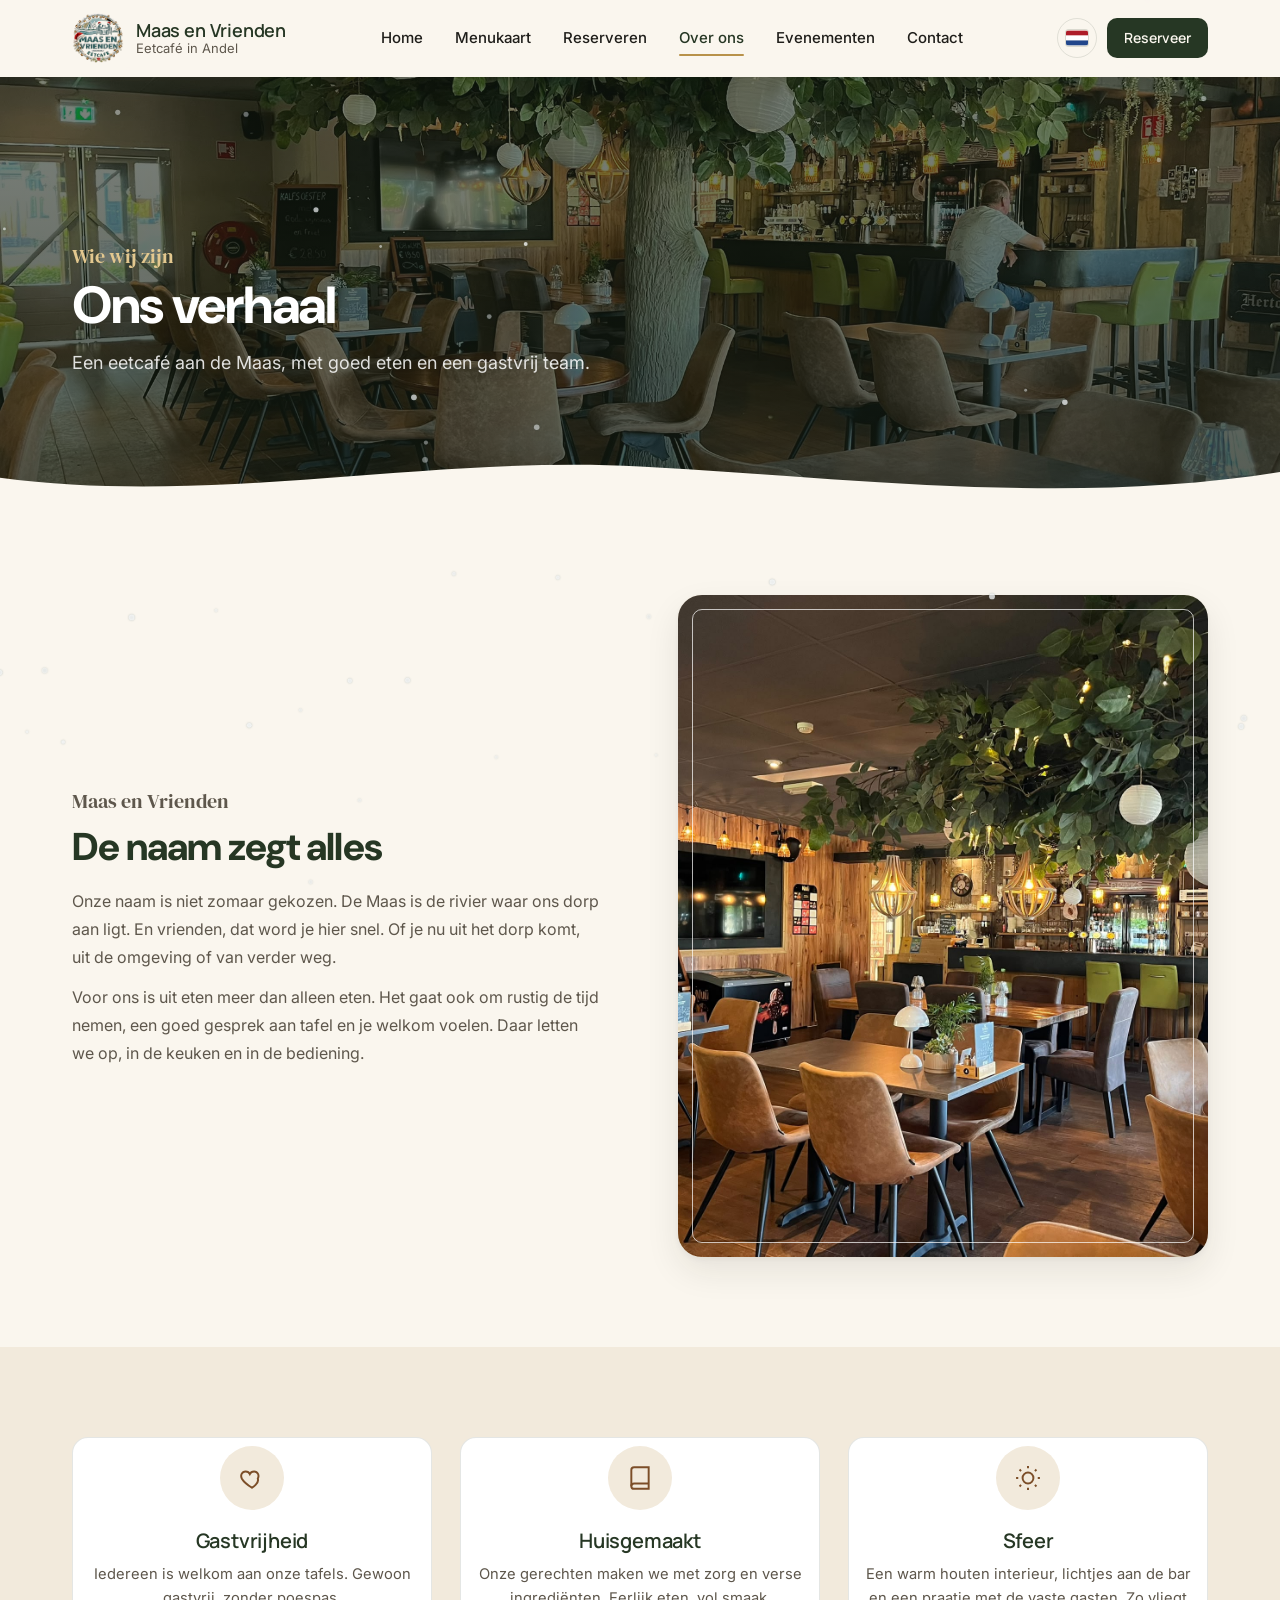
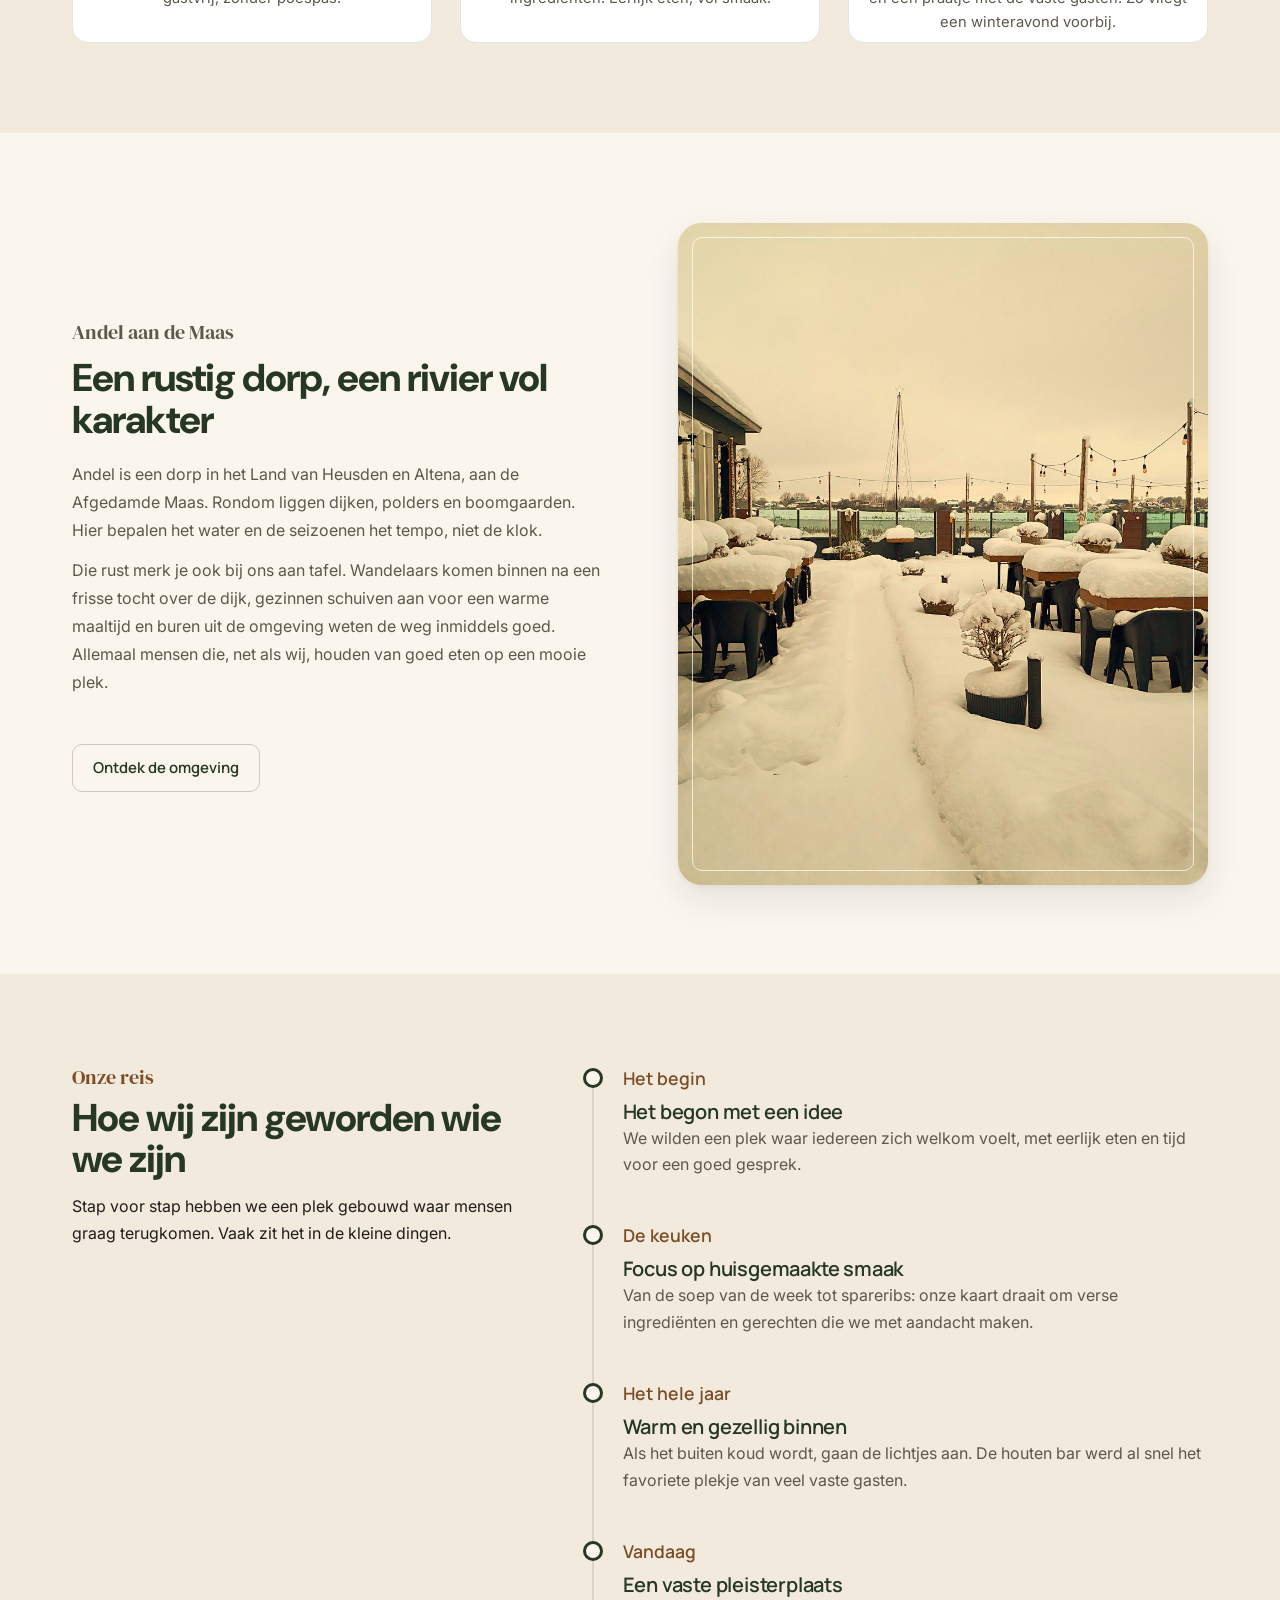
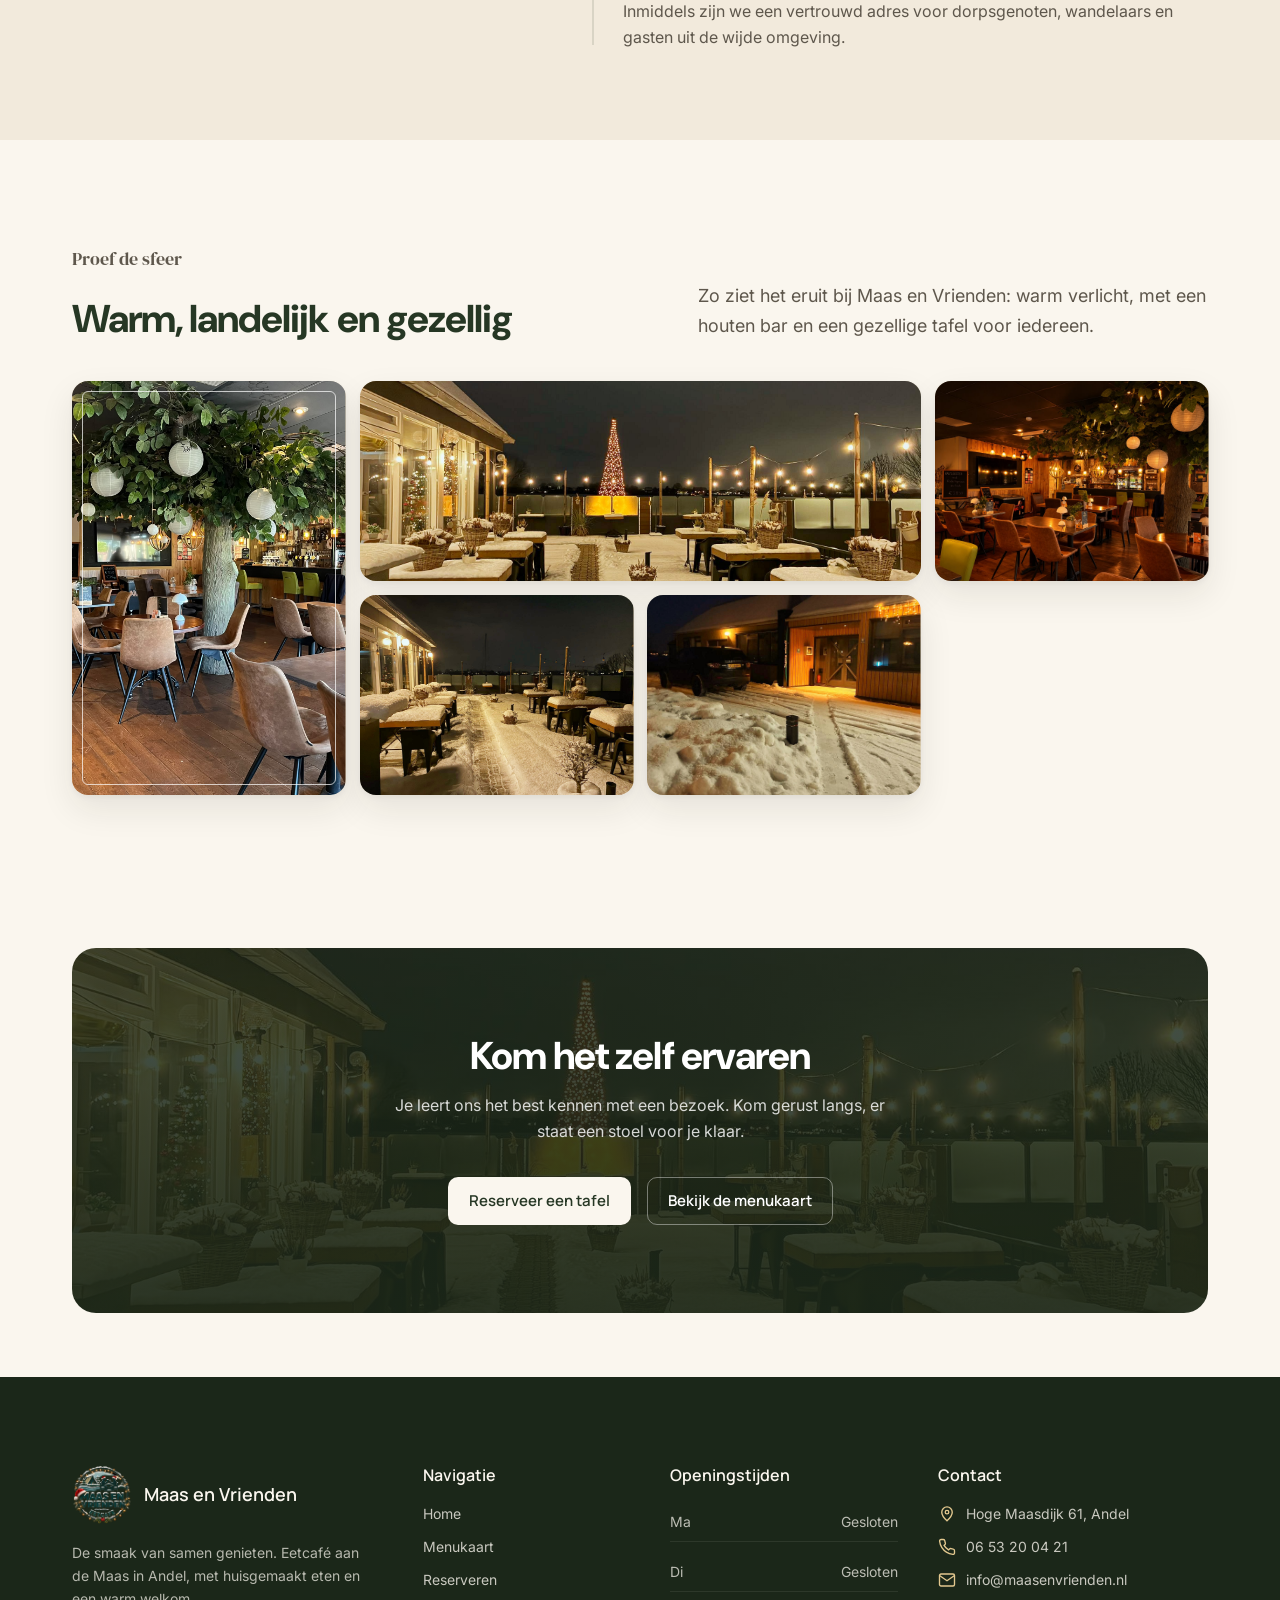
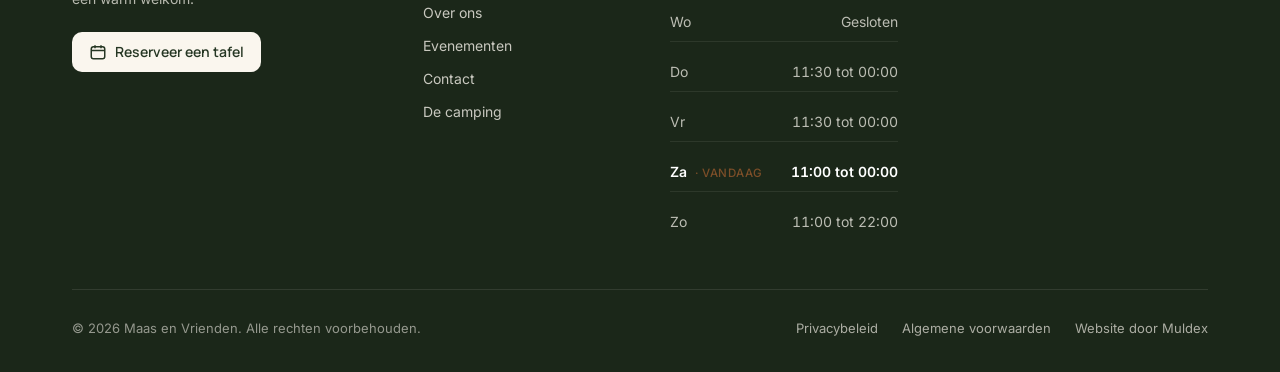
<file: over-ons.html>
<!DOCTYPE html>
<html lang="nl">
<head>
<meta charset="UTF-8">
<meta name="viewport" content="width=device-width, initial-scale=1.0">
<title>Over ons | Gastvrij eetcafé aan de Maas in Andel | Maas en Vrienden</title>
<meta name="description" content="Het verhaal van Maas en Vrienden: een gastvrij eetcafé en restaurant aan de Maasdijk in Andel, in het Land van Heusden en Altena. Huisgemaakt eten, een warm welkom en een terras aan het water.">
<link rel="canonical" href="https://maasenvrienden.nl/over-ons.html">

<meta property="og:type" content="website">
<meta property="og:site_name" content="Maas en Vrienden">
<meta property="og:title" content="Over ons | Gastvrij eetcafé aan de Maas in Andel | Maas en Vrienden">
<meta property="og:description" content="Het verhaal van Maas en Vrienden: een gastvrij eetcafé en restaurant aan de Maasdijk in Andel, in het Land van Heusden en Altena. Huisgemaakt eten, een warm welkom en een terras aan het water.">
<meta property="og:image" content="https://maasenvrienden.nl/images/logo-500.png">
<meta property="og:url" content="https://maasenvrienden.nl/over-ons.html">
<meta property="og:locale" content="nl_NL">

<link rel="icon" type="image/png" sizes="32x32" href="images/favicon-32.png">
<link rel="icon" type="image/png" sizes="16x16" href="images/favicon-16.png">
<link rel="apple-touch-icon" sizes="180x180" href="images/apple-touch-icon.png">
<link rel="manifest" href="manifest.json">
<meta name="theme-color" content="#263724">

<link rel="preconnect" href="https://fonts.googleapis.com">
<link rel="preconnect" href="https://fonts.gstatic.com" crossorigin>
<link href="https://fonts.googleapis.com/css2?family=DM+Sans:opsz,wght@9..40,800&family=Manrope:wght@600&family=Inter:wght@400;500;600&family=DM+Serif+Display&display=swap" rel="stylesheet">

<link rel="stylesheet" href="css/style.css?v=20261201">
<link rel="stylesheet" href="css/components.css?v=20261201">
<link rel="stylesheet" href="css/pages.css?v=20261201">
<link rel="stylesheet" href="css/winter.css?v=20261201">
<link rel="stylesheet" href="css/redesign.css?v=20261201">
</head>
<body data-page="over-ons">

<div class="page-loader" aria-hidden="true"><img src="images/logo-winter-600.png" alt="" width="600" height="575"></div>

<a class="skip-link" href="#main" data-i18n="common.skipLink">Direct naar inhoud</a>

<header class="site-header">
  <div class="container header-inner">
    <a href="index.html" class="brand" aria-label="Maas en Vrienden, naar de homepage">
      <img src="images/logo-winter.png" alt="Maas en Vrienden eetcafé" width="56" height="56" fetchpriority="high">
      <span class="brand-text"><span class="brand-name">Maas en Vrienden</span><span class="brand-sub" data-i18n="common.brandSub">Eetcafé in Andel</span></span>
    </a>

    <nav class="nav-shell" aria-label="Hoofdnavigatie" data-i18n-aria-label="common.nav.ariaLabel" id="hoofdnavigatie">
      <a href="index.html" class="nav-link" data-nav="home" data-i18n="common.nav.home">Home</a>
      <a href="menu.html" class="nav-link" data-nav="menu" data-i18n="common.nav.menu">Menukaart</a>
      <a href="reserveren.html" class="nav-link" data-nav="reserveren" data-i18n="common.nav.reserveren">Reserveren</a>
      <a href="over-ons.html" class="nav-link" data-nav="over-ons" data-i18n="common.nav.overons">Over ons</a>
      <a href="evenementen.html" class="nav-link" data-nav="evenementen" data-i18n="common.nav.evenementen">Evenementen</a>
      <a href="contact.html" class="nav-link" data-nav="contact" data-i18n="common.nav.contact">Contact</a>
      <a href="reserveren.html" class="btn btn-primary nav-mobile-cta"><svg width="18" height="18" viewBox="0 0 24 24" fill="none" stroke="currentColor" stroke-width="2" aria-hidden="true"><rect x="3" y="5" width="18" height="16" rx="3"/><path d="M8 3v4M16 3v4M3 10h18"/></svg><span data-i18n="common.cta.reserveer">Reserveer een tafel</span></a>
      <div class="nav-mobile-contact">
        <a href="tel:+31653200421"><svg width="18" height="18" viewBox="0 0 24 24" fill="none" stroke="currentColor" stroke-width="1.8" aria-hidden="true"><path d="M22 16.92v3a2 2 0 0 1-2.18 2 19.8 19.8 0 0 1-8.63-3.07 19.5 19.5 0 0 1-6-6 19.8 19.8 0 0 1-3.07-8.67A2 2 0 0 1 4.11 2h3a2 2 0 0 1 2 1.72c.13.96.36 1.9.7 2.81a2 2 0 0 1-.45 2.11L8.09 9.91a16 16 0 0 0 6 6l1.27-1.27a2 2 0 0 1 2.11-.45c.9.34 1.85.57 2.81.7A2 2 0 0 1 22 16.92z"/></svg><span>06 53 20 04 21</span></a>
        <a href="mailto:info@maasenvrienden.nl"><svg width="18" height="18" viewBox="0 0 24 24" fill="none" stroke="currentColor" stroke-width="1.8" aria-hidden="true"><path d="M22 6 12 13 2 6"/><rect x="2" y="4" width="20" height="16" rx="2"/></svg><span>info@maasenvrienden.nl</span></a>
      </div>
    </nav>

    <div class="header-actions">
      <div class="lang-switch">
        <button class="lang-current" aria-haspopup="true" aria-expanded="false" aria-label="Taal wijzigen" data-i18n-aria-label="common.langSwitch.ariaLabel">
          <span class="flag" aria-hidden="true"><svg viewBox="0 0 30 20" width="22" height="16"><rect width="30" height="6.67" fill="#AE1C28"/><rect y="6.67" width="30" height="6.67" fill="#FFFFFF"/><rect y="13.33" width="30" height="6.67" fill="#21468B"/></svg></span><span data-lang-label>NL</span>
        </button>
        <div class="lang-menu" role="menu" aria-label="Taal kiezen" data-i18n-aria-label="common.langMenu.ariaLabel">
          <button class="lang-option" role="menuitem" data-lang="nl"><span class="flag" aria-hidden="true"><svg viewBox="0 0 30 20" width="22" height="16"><rect width="30" height="6.67" fill="#AE1C28"/><rect y="6.67" width="30" height="6.67" fill="#FFFFFF"/><rect y="13.33" width="30" height="6.67" fill="#21468B"/></svg></span> Nederlands</button>
          <button class="lang-option" role="menuitem" data-lang="en"><span class="flag" aria-hidden="true"><svg viewBox="0 0 30 20" width="22" height="16"><rect width="30" height="20" fill="#00247D"/><path d="M0,0 L30,20 M30,0 L0,20" stroke="#FFFFFF" stroke-width="4.5"/><path d="M0,0 L30,20 M30,0 L0,20" stroke="#CF142B" stroke-width="1.8"/><path d="M15,0 V20 M0,10 H30" stroke="#FFFFFF" stroke-width="7"/><path d="M15,0 V20 M0,10 H30" stroke="#CF142B" stroke-width="4"/></svg></span> English</button>
          <button class="lang-option" role="menuitem" data-lang="de"><span class="flag" aria-hidden="true"><svg viewBox="0 0 30 20" width="22" height="16"><rect width="30" height="6.67" fill="#000000"/><rect y="6.67" width="30" height="6.67" fill="#DD0000"/><rect y="13.33" width="30" height="6.67" fill="#FFCE00"/></svg></span> Deutsch</button>
        </div>
      </div>
      <a href="reserveren.html" class="btn btn-primary btn-sm header-cta" data-i18n="common.cta.reserveerShort">Reserveer</a>
      <button class="nav-toggle" type="button" aria-controls="hoofdnavigatie" aria-expanded="false" aria-label="Menu openen" data-i18n-aria-label="common.nav.toggle">
        <span></span><span></span><span></span>
      </button>
    </div>
  </div>
</header>

<main id="main">

  <section class="page-banner has-photo" style="--banner-img: url('/images/sfeer-1.jpg');">
    <div class="page-banner-motif" aria-hidden="true"></div>
    <div class="container">
      <p class="eyebrow" style="justify-content:center;" data-i18n="overons.banner.eyebrow">Wie wij zijn</p>
      <h1 data-i18n="overons.banner.title">Ons verhaal</h1>
      <p class="lead" data-i18n="overons.banner.lead">Een eetcafé aan de Maas, met goed eten en een gastvrij team.</p>
    </div>
    <div class="wave-divider" aria-hidden="true">
      <svg viewBox="0 0 1440 90" preserveAspectRatio="none"><path d="M0,40 C240,90 480,0 720,20 C960,40 1200,90 1440,30 L1440,90 L0,90 Z" fill="#FAF3E6"/></svg>
    </div>
  </section>

  <!-- Naam & missie -->
  <section class="section" data-reveal>
    <div class="container split">
      <div class="split-text">
        <p class="eyebrow" data-i18n="overons.naam.eyebrow">Maas en Vrienden</p>
        <h2 data-i18n="overons.naam.title">De naam zegt alles</h2>
        <p data-i18n="overons.naam.p1">Onze naam is niet zomaar gekozen. De Maas is de rivier waar ons dorp aan ligt. En vrienden, dat word je hier snel. Of je nu uit het dorp komt, uit de omgeving of van verder weg.</p>
        <p class="mt-sm" data-i18n="overons.naam.p2">Voor ons is uit eten meer dan alleen eten. Het gaat ook om rustig de tijd nemen, een goed gesprek aan tafel en je welkom voelen. Daar letten we op, in de keuken en in de bediening.</p>
      </div>
      <div class="split-media">
        <div class="photo-frame" style="--ar:4/5;">
          <img src="images/hero-interieur.jpg" alt="Het gezellige interieur van Maas en Vrienden" loading="lazy">
          <div class="placeholder-content">
            <svg viewBox="0 0 24 24" fill="none" stroke="currentColor" stroke-width="1.6"><circle cx="9" cy="8" r="3"/><circle cx="17" cy="9" r="2.6"/><path d="M2 20c0-3 3-5 7-5s7 2 7 5"/><path d="M14.5 15.2c2.8.3 5 1.9 5 4.8"/></svg>
            <span class="caption" data-i18n="overons.naam.photoCaption">Foto: het team</span>
            <span class="sub" data-i18n="common.photoSoon">wordt binnenkort toegevoegd</span>
          </div>
        </div>
      </div>
    </div>
  </section>

  <!-- Waarden -->
  <section class="section section-alt" data-reveal>
    <div class="container">
      <div class="value-row">
        <div class="value-item">
          <div class="icon-badge"><svg width="26" height="26" viewBox="0 0 24 24" fill="none" stroke="currentColor" stroke-width="1.8"><path d="M12 21s-7-4.35-9.33-8.34C1.06 9.64 2.6 6 6.1 6c1.9 0 3.3 1 3.9 2.3C10.6 7 12 6 13.9 6c3.5 0 5.04 3.64 3.43 6.66C19 16.65 12 21 12 21Z"/></svg></div>
          <h3 data-i18n="overons.values.item1.title">Gastvrijheid</h3>
          <p data-i18n="overons.values.item1.desc">Iedereen is welkom aan onze tafels. Gewoon gastvrij, zonder poespas.</p>
        </div>
        <div class="value-item">
          <div class="icon-badge"><svg width="26" height="26" viewBox="0 0 24 24" fill="none" stroke="currentColor" stroke-width="1.8"><path d="M4 19.5A2.5 2.5 0 0 1 6.5 17H20"/><path d="M6.5 2H20v20H6.5A2.5 2.5 0 0 1 4 19.5v-15A2.5 2.5 0 0 1 6.5 2Z"/></svg></div>
          <h3 data-i18n="overons.values.item2.title">Huisgemaakt</h3>
          <p data-i18n="overons.values.item2.desc">Onze gerechten maken we met zorg en verse ingrediënten. Eerlijk eten, vol smaak.</p>
        </div>
        <div class="value-item">
          <div class="icon-badge"><svg width="26" height="26" viewBox="0 0 24 24" fill="none" stroke="currentColor" stroke-width="1.8"><circle cx="12" cy="12" r="5"/><path d="M12 1v2M12 21v2M4.2 4.2l1.4 1.4M18.4 18.4l1.4 1.4M1 12h2M21 12h2M4.2 19.8l1.4-1.4M18.4 5.6l1.4-1.4"/></svg></div>
          <h3 data-i18n="overons.values.item3.title">Sfeer</h3>
          <p data-i18n="overons.values.item3.desc">Een warm houten interieur, lichtjes aan de bar en een praatje met de vaste gasten. Zo vliegt een winteravond voorbij.</p>
        </div>
      </div>
    </div>
  </section>

  <!-- Andel & de Maas -->
  <section class="section" data-reveal>
    <div class="container split split-reverse">
      <div class="split-text">
        <p class="eyebrow" data-i18n="overons.andel.eyebrow">Andel aan de Maas</p>
        <h2 data-i18n="overons.andel.title">Een rustig dorp, een rivier vol karakter</h2>
        <p data-i18n="overons.andel.p1">Andel is een dorp in het Land van Heusden en Altena, aan de Afgedamde Maas. Rondom liggen dijken, polders en boomgaarden. Hier bepalen het water en de seizoenen het tempo, niet de klok.</p>
        <p class="mt-sm" data-i18n="overons.andel.p2">Die rust merk je ook bij ons aan tafel. Wandelaars komen binnen na een frisse tocht over de dijk, gezinnen schuiven aan voor een warme maaltijd en buren uit de omgeving weten de weg inmiddels goed. Allemaal mensen die, net als wij, houden van goed eten op een mooie plek.</p>
        <a href="camping.html" class="btn btn-outline mt-lg" data-i18n="overons.andel.cta">Ontdek de omgeving</a>
      </div>
      <div class="split-media">
        <div class="photo-frame" style="--ar:4/5;">
          <img src="images/winter-terras-4.jpg" alt="De besneeuwde dijk en het terras van Maas en Vrienden in Andel" loading="lazy">
          <div class="placeholder-content">
            <svg viewBox="0 0 24 24" fill="none" stroke="currentColor" stroke-width="1.6"><path d="M3 17c2-3 4-3 6 0s4 3 6 0 4-3 6 0"/><path d="M3 11c2-3 4-3 6 0s4 3 6 0 4-3 6 0"/></svg>
            <span class="caption" data-i18n="overons.andel.photoCaption">Foto: de Maas</span>
            <span class="sub" data-i18n="common.photoSoon">wordt binnenkort toegevoegd</span>
          </div>
        </div>
      </div>
    </div>
  </section>

  <!-- Tijdlijn -->
  <section class="section section-alt" data-reveal>
    <div class="container">
      <div class="grid timeline-layout" style="gap: 64px;">
        <div>
          <p class="eyebrow" data-i18n="overons.timeline.eyebrow">Onze reis</p>
          <h2 data-i18n="overons.timeline.title">Hoe wij zijn geworden wie we zijn</h2>
          <p class="mt-sm" data-i18n="overons.timeline.desc">Stap voor stap hebben we een plek gebouwd waar mensen graag terugkomen. Vaak zit het in de kleine dingen.</p>
        </div>
        <ol class="timeline">
          <li class="timeline-item">
            <span class="year" data-i18n="overons.timeline.item1.year">Het begin</span>
            <h3 data-i18n="overons.timeline.item1.title">Het begon met een idee</h3>
            <p class="text-muted" data-i18n="overons.timeline.item1.desc">We wilden een plek waar iedereen zich welkom voelt, met eerlijk eten en tijd voor een goed gesprek.</p>
          </li>
          <li class="timeline-item">
            <span class="year" data-i18n="overons.timeline.item2.year">De keuken</span>
            <h3 data-i18n="overons.timeline.item2.title">Focus op huisgemaakte smaak</h3>
            <p class="text-muted" data-i18n="overons.timeline.item2.desc">Van de soep van de week tot spareribs: onze kaart draait om verse ingrediënten en gerechten die we met aandacht maken.</p>
          </li>
          <li class="timeline-item">
            <span class="year" data-i18n="overons.timeline.item3.year">Het hele jaar</span>
            <h3 data-i18n="overons.timeline.item3.title">Warm en gezellig binnen</h3>
            <p class="text-muted" data-i18n="overons.timeline.item3.desc">Als het buiten koud wordt, gaan de lichtjes aan. De houten bar werd al snel het favoriete plekje van veel vaste gasten.</p>
          </li>
          <li class="timeline-item">
            <span class="year" data-i18n="overons.timeline.item4.year">Vandaag</span>
            <h3 data-i18n="overons.timeline.item4.title">Een vaste pleisterplaats</h3>
            <p class="text-muted" data-i18n="overons.timeline.item4.desc">Inmiddels zijn we een vertrouwd adres voor dorpsgenoten, wandelaars en gasten uit de wijde omgeving.</p>
          </li>
        </ol>
      </div>
    </div>
  </section>

  <!-- Sfeer collage -->
  <section class="section" data-reveal>
    <div class="container">
      <div class="section-head center">
        <p class="eyebrow" data-i18n="overons.sfeer.eyebrow">Proef de sfeer</p>
        <h2 data-i18n="overons.sfeer.title">Warm, landelijk en gezellig</h2>
        <p data-i18n="overons.sfeer.desc">Zo ziet het eruit bij Maas en Vrienden: warm verlicht, met een houten bar en een gezellige tafel voor iedereen.</p>
      </div>
      <div class="gallery-grid">
        <div class="photo-frame row-2" data-reveal>
          <img src="images/sfeer-1.jpg" alt="Interieur sfeer Maas en Vrienden" loading="lazy">
          <div class="placeholder-content"><svg viewBox="0 0 24 24" fill="none" stroke="currentColor" stroke-width="1.6"><rect x="3" y="5" width="18" height="14" rx="2"/><circle cx="8.5" cy="10" r="1.5"/><path d="M21 15l-5-5-9 9"/></svg><span class="caption" data-i18n="overons.sfeer.caption1">Sfeer interieur</span><span class="sub" data-i18n="common.photoPending">foto volgt</span></div>
        </div>
        <div class="photo-frame span-2" data-reveal data-reveal-delay="1">
          <img src="images/winter-terras-5.jpg" alt="Kerstboom en lichtjes op het besneeuwde terras" loading="lazy">
          <div class="placeholder-content"><svg viewBox="0 0 24 24" fill="none" stroke="currentColor" stroke-width="1.6"><rect x="3" y="5" width="18" height="14" rx="2"/><circle cx="8.5" cy="10" r="1.5"/><path d="M21 15l-5-5-9 9"/></svg><span class="caption" data-i18n="overons.sfeer.caption2">Avondsfeer</span><span class="sub" data-i18n="common.photoPending">foto volgt</span></div>
        </div>
        <div class="photo-frame" data-reveal data-reveal-delay="2">
          <img src="images/hero-avond.jpg" alt="Warm verlicht interieur met de boom en de houten bar" loading="lazy">
          <div class="placeholder-content"><svg viewBox="0 0 24 24" fill="none" stroke="currentColor" stroke-width="1.6"><rect x="3" y="5" width="18" height="14" rx="2"/><circle cx="8.5" cy="10" r="1.5"/><path d="M21 15l-5-5-9 9"/></svg><span class="caption" data-i18n="overons.sfeer.caption3">Gerecht</span><span class="sub" data-i18n="common.photoPending">foto volgt</span></div>
        </div>
        <div class="photo-frame" data-reveal data-reveal-delay="1">
          <img src="images/winter-terras-2.jpg" alt="Besneeuwde tafels bij avond" loading="lazy">
          <div class="placeholder-content"><svg viewBox="0 0 24 24" fill="none" stroke="currentColor" stroke-width="1.6"><rect x="3" y="5" width="18" height="14" rx="2"/><circle cx="8.5" cy="10" r="1.5"/><path d="M21 15l-5-5-9 9"/></svg><span class="caption" data-i18n="overons.sfeer.caption4">De bar</span><span class="sub" data-i18n="common.photoPending">foto volgt</span></div>
        </div>
        <div class="photo-frame" data-reveal data-reveal-delay="2">
          <img src="images/winter-terras-3.jpg" alt="Verlichte ingang in de sneeuw" loading="lazy">
          <div class="placeholder-content"><svg viewBox="0 0 24 24" fill="none" stroke="currentColor" stroke-width="1.6"><circle cx="9" cy="8" r="3"/><circle cx="17" cy="9" r="2.6"/><path d="M2 20c0-3 3-5 7-5s7 2 7 5"/><path d="M14.5 15.2c2.8.3 5 1.9 5 4.8"/></svg><span class="caption" data-i18n="overons.sfeer.caption5">Gasten aan tafel</span><span class="sub" data-i18n="common.photoPending">foto volgt</span></div>
        </div>
      </div>
    </div>
  </section>

  <section class="section-tight" data-reveal>
    <div class="container">
      <div class="cta-banner">
        <h2 data-i18n="overons.cta.title">Kom het zelf ervaren</h2>
        <p data-i18n="overons.cta.desc">Je leert ons het best kennen met een bezoek. Kom gerust langs, er staat een stoel voor je klaar.</p>
        <div class="btn-row">
          <a href="reserveren.html" class="btn btn-on-dark" data-i18n="common.cta.reserveer">Reserveer een tafel</a>
          <a href="menu.html" class="btn btn-outline-on-dark" data-i18n="common.cta.bekijkMenu">Bekijk de menukaart</a>
        </div>
      </div>
    </div>
  </section>

</main>

<footer class="site-footer">
  <div class="container">
    <div class="footer-top">
      <div class="footer-about">
        <a href="index.html" class="footer-brand">
          <img src="images/logo-winter.png" alt="" width="64" height="64" loading="lazy">
          <span>Maas en Vrienden</span>
        </a>
        <p data-i18n="common.footer.tagline">De smaak van samen genieten. Eetcafé aan de Maas in Andel, met huisgemaakt eten en een warm welkom.</p>
        <a href="reserveren.html" class="btn btn-on-dark btn-sm"><svg width="18" height="18" viewBox="0 0 24 24" fill="none" stroke="currentColor" stroke-width="2" aria-hidden="true"><rect x="3" y="5" width="18" height="16" rx="3"/><path d="M8 3v4M16 3v4M3 10h18"/></svg><span data-i18n="common.cta.reserveer">Reserveer een tafel</span></a>
      </div>
      <div class="footer-col">
        <h4 data-i18n="common.footer.nav">Navigatie</h4>
        <ul>
          <li><a href="index.html" data-i18n="common.nav.home">Home</a></li>
          <li><a href="menu.html" data-i18n="common.nav.menu">Menukaart</a></li>
          <li><a href="reserveren.html" data-i18n="common.nav.reserveren">Reserveren</a></li>
          <li><a href="over-ons.html" data-i18n="common.nav.overons">Over ons</a></li>
          <li><a href="evenementen.html" data-i18n="common.nav.evenementen">Evenementen</a></li>
          <li><a href="contact.html" data-i18n="common.nav.contact">Contact</a></li>
          <li><a href="camping.html" data-i18n="common.nav.camping">De camping</a></li>
        </ul>
      </div>
      <div class="footer-col">
        <h4 data-i18n="common.footer.hours">Openingstijden</h4>
        <ul class="hours-list" data-hours-table data-short></ul>
      </div>
      <div class="footer-col">
        <h4 data-i18n="common.footer.contact">Contact</h4>
        <ul>
          <li class="footer-contact-item"><svg width="18" height="18" viewBox="0 0 24 24" fill="none" stroke="currentColor" stroke-width="1.8" aria-hidden="true"><path d="M12 21s-7-6.5-7-11.5A7 7 0 0 1 19 9.5C19 14.5 12 21 12 21Z"/><circle cx="12" cy="9.5" r="2.4"/></svg><a href="https://www.google.com/maps/search/?api=1&amp;query=Maas%20en%20Vrienden%20Andel" target="_blank" rel="noopener" data-i18n="common.footer.address">Hoge Maasdijk 61, Andel</a></li>
          <li class="footer-contact-item"><svg width="18" height="18" viewBox="0 0 24 24" fill="none" stroke="currentColor" stroke-width="1.8" aria-hidden="true"><path d="M22 16.92v3a2 2 0 0 1-2.18 2 19.8 19.8 0 0 1-8.63-3.07 19.5 19.5 0 0 1-6-6 19.8 19.8 0 0 1-3.07-8.67A2 2 0 0 1 4.11 2h3a2 2 0 0 1 2 1.72c.13.96.36 1.9.7 2.81a2 2 0 0 1-.45 2.11L8.09 9.91a16 16 0 0 0 6 6l1.27-1.27a2 2 0 0 1 2.11-.45c.9.34 1.85.57 2.81.7A2 2 0 0 1 22 16.92z"/></svg><a href="tel:+31653200421">06 53 20 04 21</a></li>
          <li class="footer-contact-item"><svg width="18" height="18" viewBox="0 0 24 24" fill="none" stroke="currentColor" stroke-width="1.8" aria-hidden="true"><path d="M22 6 12 13 2 6"/><rect x="2" y="4" width="20" height="16" rx="2"/></svg><a href="mailto:info@maasenvrienden.nl">info@maasenvrienden.nl</a></li>
        </ul>
        <!-- Social iconen: activeer zodra de echte Instagram/Facebook-links bekend zijn, zie README.md -->
      </div>
    </div>
    <div class="footer-bottom">
      <span>&copy; <span data-current-year>2026</span> Maas en Vrienden. <span data-i18n="common.footer.rights">Alle rechten voorbehouden.</span></span>
      <ul>
        <li><a href="privacybeleid.html" data-i18n="common.footer.privacy">Privacybeleid</a></li>
        <li><a href="algemene-voorwaarden.html" data-i18n="common.footer.terms">Algemene voorwaarden</a></li>
        <li><a href="https://muldex.nl" target="_blank" rel="noopener">Website door Muldex</a></li>
      </ul>
    </div>
  </div>
</footer>

<button class="back-to-top" aria-label="Terug naar boven" data-i18n-aria-label="common.backToTop.ariaLabel">
  <svg width="20" height="20" viewBox="0 0 24 24" fill="none" stroke="currentColor" stroke-width="2"><path d="M12 19V5M5 12l7-7 7 7"/></svg>
</button>

<script src="js/i18n.js?v=20261201" defer></script>
<script src="js/hours.js?v=20261201" defer></script>
<script src="js/main.js?v=20261201" defer></script>
<script src="js/winter.js?v=20261201" defer></script>
</body>
</html>
</file>
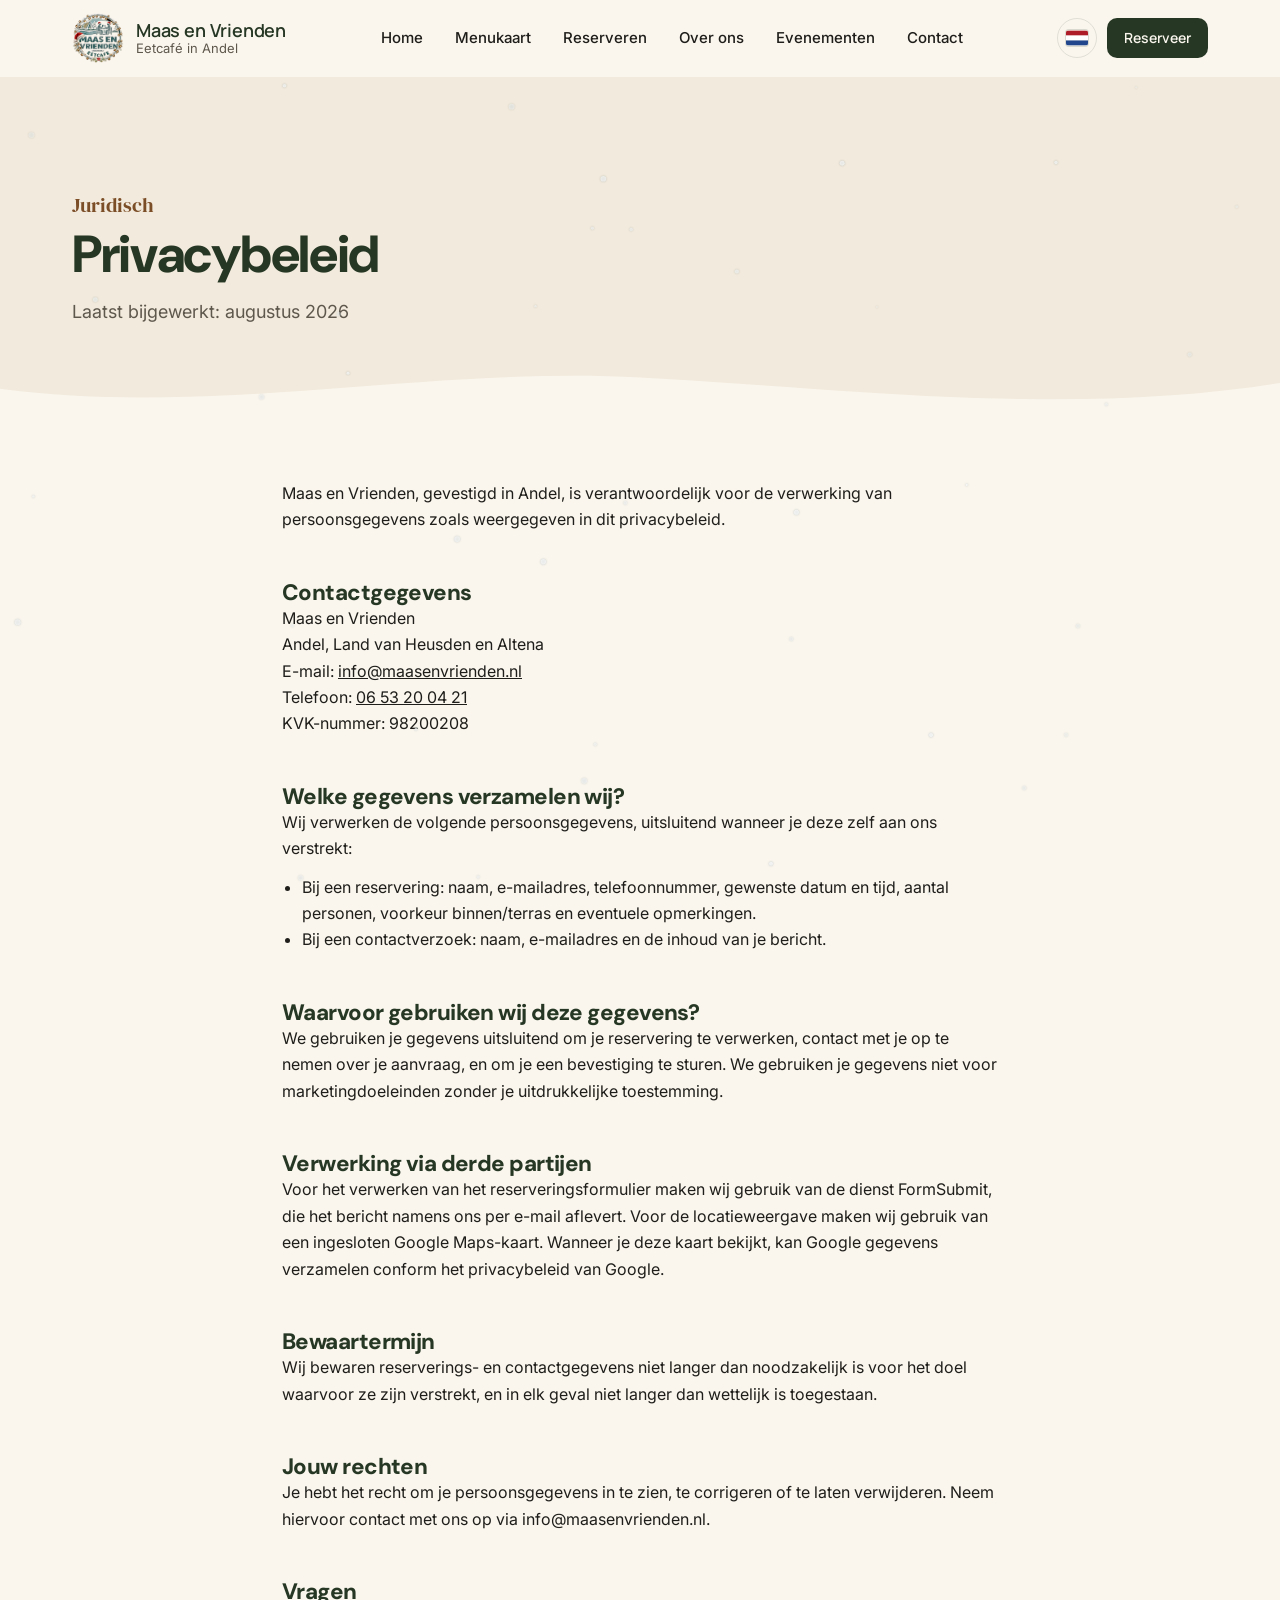
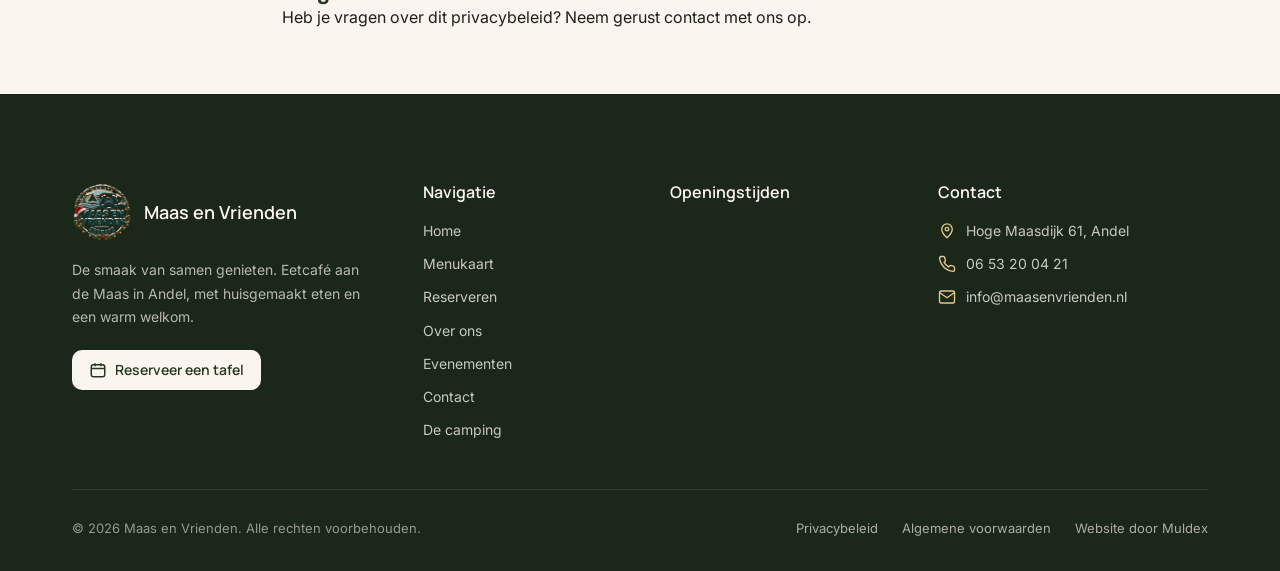
<file: privacybeleid.html>
<!DOCTYPE html>
<html lang="nl">
<head>
<meta charset="UTF-8">
<meta name="viewport" content="width=device-width, initial-scale=1.0">
<title>Privacybeleid | Maas en Vrienden</title>
<meta name="description" content="Privacybeleid van Maas en Vrienden: hoe wij omgaan met persoonsgegevens die via reserveringen, contactformulieren en de website worden verzameld.">
<meta name="robots" content="noindex, follow">
<link rel="canonical" href="https://maasenvrienden.nl/privacybeleid.html">

<link rel="icon" type="image/png" sizes="32x32" href="images/favicon-32.png">
<link rel="icon" type="image/png" sizes="16x16" href="images/favicon-16.png">
<link rel="apple-touch-icon" sizes="180x180" href="images/apple-touch-icon.png">
<link rel="manifest" href="manifest.json">
<meta name="theme-color" content="#263724">

<link rel="preconnect" href="https://fonts.googleapis.com">
<link rel="preconnect" href="https://fonts.gstatic.com" crossorigin>
<link href="https://fonts.googleapis.com/css2?family=DM+Sans:opsz,wght@9..40,800&family=Manrope:wght@600&family=Inter:wght@400;500;600&family=DM+Serif+Display&display=swap" rel="stylesheet">

<link rel="stylesheet" href="css/style.css?v=20261201">
<link rel="stylesheet" href="css/components.css?v=20261201">
<link rel="stylesheet" href="css/pages.css?v=20261201">
<link rel="stylesheet" href="css/winter.css?v=20261201">
<link rel="stylesheet" href="css/redesign.css?v=20261201">
</head>
<body data-page="">

<div class="page-loader" aria-hidden="true"><img src="images/logo-winter-600.png" alt="" width="600" height="575"></div>

<a class="skip-link" href="#main" data-i18n="common.skipLink">Direct naar inhoud</a>

<header class="site-header">
  <div class="container header-inner">
    <a href="index.html" class="brand" aria-label="Maas en Vrienden, naar de homepage">
      <img src="images/logo-winter.png" alt="Maas en Vrienden eetcafé" width="56" height="56" fetchpriority="high">
      <span class="brand-text"><span class="brand-name">Maas en Vrienden</span><span class="brand-sub" data-i18n="common.brandSub">Eetcafé in Andel</span></span>
    </a>

    <nav class="nav-shell" aria-label="Hoofdnavigatie" data-i18n-aria-label="common.nav.ariaLabel" id="hoofdnavigatie">
      <a href="index.html" class="nav-link" data-nav="home" data-i18n="common.nav.home">Home</a>
      <a href="menu.html" class="nav-link" data-nav="menu" data-i18n="common.nav.menu">Menukaart</a>
      <a href="reserveren.html" class="nav-link" data-nav="reserveren" data-i18n="common.nav.reserveren">Reserveren</a>
      <a href="over-ons.html" class="nav-link" data-nav="over-ons" data-i18n="common.nav.overons">Over ons</a>
      <a href="evenementen.html" class="nav-link" data-nav="evenementen" data-i18n="common.nav.evenementen">Evenementen</a>
      <a href="contact.html" class="nav-link" data-nav="contact" data-i18n="common.nav.contact">Contact</a>
      <a href="reserveren.html" class="btn btn-primary nav-mobile-cta"><svg width="18" height="18" viewBox="0 0 24 24" fill="none" stroke="currentColor" stroke-width="2" aria-hidden="true"><rect x="3" y="5" width="18" height="16" rx="3"/><path d="M8 3v4M16 3v4M3 10h18"/></svg><span data-i18n="common.cta.reserveer">Reserveer een tafel</span></a>
      <div class="nav-mobile-contact">
        <a href="tel:+31653200421"><svg width="18" height="18" viewBox="0 0 24 24" fill="none" stroke="currentColor" stroke-width="1.8" aria-hidden="true"><path d="M22 16.92v3a2 2 0 0 1-2.18 2 19.8 19.8 0 0 1-8.63-3.07 19.5 19.5 0 0 1-6-6 19.8 19.8 0 0 1-3.07-8.67A2 2 0 0 1 4.11 2h3a2 2 0 0 1 2 1.72c.13.96.36 1.9.7 2.81a2 2 0 0 1-.45 2.11L8.09 9.91a16 16 0 0 0 6 6l1.27-1.27a2 2 0 0 1 2.11-.45c.9.34 1.85.57 2.81.7A2 2 0 0 1 22 16.92z"/></svg><span>06 53 20 04 21</span></a>
        <a href="mailto:info@maasenvrienden.nl"><svg width="18" height="18" viewBox="0 0 24 24" fill="none" stroke="currentColor" stroke-width="1.8" aria-hidden="true"><path d="M22 6 12 13 2 6"/><rect x="2" y="4" width="20" height="16" rx="2"/></svg><span>info@maasenvrienden.nl</span></a>
      </div>
    </nav>

    <div class="header-actions">
      <div class="lang-switch">
        <button class="lang-current" aria-haspopup="true" aria-expanded="false" aria-label="Taal wijzigen" data-i18n-aria-label="common.langSwitch.ariaLabel">
          <span class="flag" aria-hidden="true"><svg viewBox="0 0 30 20" width="22" height="16"><rect width="30" height="6.67" fill="#AE1C28"/><rect y="6.67" width="30" height="6.67" fill="#FFFFFF"/><rect y="13.33" width="30" height="6.67" fill="#21468B"/></svg></span><span data-lang-label>NL</span>
        </button>
        <div class="lang-menu" role="menu" aria-label="Taal kiezen" data-i18n-aria-label="common.langMenu.ariaLabel">
          <button class="lang-option" role="menuitem" data-lang="nl"><span class="flag" aria-hidden="true"><svg viewBox="0 0 30 20" width="22" height="16"><rect width="30" height="6.67" fill="#AE1C28"/><rect y="6.67" width="30" height="6.67" fill="#FFFFFF"/><rect y="13.33" width="30" height="6.67" fill="#21468B"/></svg></span> Nederlands</button>
          <button class="lang-option" role="menuitem" data-lang="en"><span class="flag" aria-hidden="true"><svg viewBox="0 0 30 20" width="22" height="16"><rect width="30" height="20" fill="#00247D"/><path d="M0,0 L30,20 M30,0 L0,20" stroke="#FFFFFF" stroke-width="4.5"/><path d="M0,0 L30,20 M30,0 L0,20" stroke="#CF142B" stroke-width="1.8"/><path d="M15,0 V20 M0,10 H30" stroke="#FFFFFF" stroke-width="7"/><path d="M15,0 V20 M0,10 H30" stroke="#CF142B" stroke-width="4"/></svg></span> English</button>
          <button class="lang-option" role="menuitem" data-lang="de"><span class="flag" aria-hidden="true"><svg viewBox="0 0 30 20" width="22" height="16"><rect width="30" height="6.67" fill="#000000"/><rect y="6.67" width="30" height="6.67" fill="#DD0000"/><rect y="13.33" width="30" height="6.67" fill="#FFCE00"/></svg></span> Deutsch</button>
        </div>
      </div>
      <a href="reserveren.html" class="btn btn-primary btn-sm header-cta" data-i18n="common.cta.reserveerShort">Reserveer</a>
      <button class="nav-toggle" type="button" aria-controls="hoofdnavigatie" aria-expanded="false" aria-label="Menu openen" data-i18n-aria-label="common.nav.toggle">
        <span></span><span></span><span></span>
      </button>
    </div>
  </div>
</header>

<main id="main">
  <section class="page-banner">
    <div class="container">
      <p class="eyebrow" style="justify-content:center;" data-i18n="legal.eyebrow">Juridisch</p>
      <h1 data-i18n="privacy.title">Privacybeleid</h1>
      <p class="lead" data-i18n="legal.updated">Laatst bijgewerkt: augustus 2026</p>
    </div>
    <div class="wave-divider" aria-hidden="true">
      <svg viewBox="0 0 1440 90" preserveAspectRatio="none"><path d="M0,40 C240,90 480,0 720,20 C960,40 1200,90 1440,30 L1440,90 L0,90 Z" fill="#FAF3E6"/></svg>
    </div>
  </section>

  <section class="section-tight">
    <div class="container" style="max-width: 780px;">

      <p data-i18n="privacy.intro">Maas en Vrienden, gevestigd in Andel, is verantwoordelijk voor de verwerking van persoonsgegevens zoals weergegeven in dit privacybeleid.</p>

      <h2 class="mt-lg" style="font-size:1.4rem;" data-i18n="privacy.contactTitle">Contactgegevens</h2>
      <p>Maas en Vrienden<br>
      Andel, Land van Heusden en Altena<br>
      <span data-i18n="common.email">E-mail</span>: <a href="mailto:info@maasenvrienden.nl" style="text-decoration:underline;">info@maasenvrienden.nl</a><br>
      <span data-i18n="common.phone">Telefoon</span>: <a href="tel:+31653200421" style="text-decoration:underline;">06 53 20 04 21</a><br>
      KVK-nummer: 98200208</p>

      <h2 class="mt-lg" style="font-size:1.4rem;" data-i18n="privacy.dataTitle">Welke gegevens verzamelen wij?</h2>
      <p data-i18n="privacy.dataIntro">Wij verwerken de volgende persoonsgegevens, uitsluitend wanneer je deze zelf aan ons verstrekt:</p>
      <ul style="margin-top:12px; padding-left:20px; list-style: disc;">
        <li data-i18n="privacy.dataItem1">Bij een reservering: naam, e-mailadres, telefoonnummer, gewenste datum en tijd, aantal personen, voorkeur binnen/terras en eventuele opmerkingen.</li>
        <li data-i18n="privacy.dataItem2">Bij een contactverzoek: naam, e-mailadres en de inhoud van je bericht.</li>
      </ul>

      <h2 class="mt-lg" style="font-size:1.4rem;" data-i18n="privacy.useTitle">Waarvoor gebruiken wij deze gegevens?</h2>
      <p data-i18n="privacy.useText">We gebruiken je gegevens uitsluitend om je reservering te verwerken, contact met je op te nemen over je aanvraag, en om je een bevestiging te sturen. We gebruiken je gegevens niet voor marketingdoeleinden zonder je uitdrukkelijke toestemming.</p>

      <h2 class="mt-lg" style="font-size:1.4rem;" data-i18n="privacy.thirdPartyTitle">Verwerking via derde partijen</h2>
      <p data-i18n="privacy.thirdPartyText">Voor het verwerken van het reserveringsformulier maken wij gebruik van de dienst FormSubmit, die het bericht namens ons per e-mail aflevert. Voor de locatieweergave maken wij gebruik van een ingesloten Google Maps-kaart. Wanneer je deze kaart bekijkt, kan Google gegevens verzamelen conform het privacybeleid van Google.</p>

      <h2 class="mt-lg" style="font-size:1.4rem;" data-i18n="privacy.retentionTitle">Bewaartermijn</h2>
      <p data-i18n="privacy.retentionText">Wij bewaren reserverings- en contactgegevens niet langer dan noodzakelijk is voor het doel waarvoor ze zijn verstrekt, en in elk geval niet langer dan wettelijk is toegestaan.</p>

      <h2 class="mt-lg" style="font-size:1.4rem;" data-i18n="privacy.rightsTitle">Jouw rechten</h2>
      <p data-i18n="privacy.rightsText">Je hebt het recht om je persoonsgegevens in te zien, te corrigeren of te laten verwijderen. Neem hiervoor contact met ons op via info@maasenvrienden.nl.</p>

      <h2 class="mt-lg" style="font-size:1.4rem;" data-i18n="privacy.questionsTitle">Vragen</h2>
      <p data-i18n="privacy.questionsText">Heb je vragen over dit privacybeleid? Neem gerust contact met ons op.</p>

    </div>
  </section>
</main>

<footer class="site-footer">
  <div class="container">
    <div class="footer-top">
      <div class="footer-about">
        <a href="index.html" class="footer-brand">
          <img src="images/logo-winter.png" alt="" width="64" height="64" loading="lazy">
          <span>Maas en Vrienden</span>
        </a>
        <p data-i18n="common.footer.tagline">De smaak van samen genieten. Eetcafé aan de Maas in Andel, met huisgemaakt eten en een warm welkom.</p>
        <a href="reserveren.html" class="btn btn-on-dark btn-sm"><svg width="18" height="18" viewBox="0 0 24 24" fill="none" stroke="currentColor" stroke-width="2" aria-hidden="true"><rect x="3" y="5" width="18" height="16" rx="3"/><path d="M8 3v4M16 3v4M3 10h18"/></svg><span data-i18n="common.cta.reserveer">Reserveer een tafel</span></a>
      </div>
      <div class="footer-col">
        <h4 data-i18n="common.footer.nav">Navigatie</h4>
        <ul>
          <li><a href="index.html" data-i18n="common.nav.home">Home</a></li>
          <li><a href="menu.html" data-i18n="common.nav.menu">Menukaart</a></li>
          <li><a href="reserveren.html" data-i18n="common.nav.reserveren">Reserveren</a></li>
          <li><a href="over-ons.html" data-i18n="common.nav.overons">Over ons</a></li>
          <li><a href="evenementen.html" data-i18n="common.nav.evenementen">Evenementen</a></li>
          <li><a href="contact.html" data-i18n="common.nav.contact">Contact</a></li>
          <li><a href="camping.html" data-i18n="common.nav.camping">De camping</a></li>
        </ul>
      </div>
      <div class="footer-col">
        <h4 data-i18n="common.footer.hours">Openingstijden</h4>
        <ul class="hours-list" data-hours-table data-short></ul>
      </div>
      <div class="footer-col">
        <h4 data-i18n="common.footer.contact">Contact</h4>
        <ul>
          <li class="footer-contact-item"><svg width="18" height="18" viewBox="0 0 24 24" fill="none" stroke="currentColor" stroke-width="1.8" aria-hidden="true"><path d="M12 21s-7-6.5-7-11.5A7 7 0 0 1 19 9.5C19 14.5 12 21 12 21Z"/><circle cx="12" cy="9.5" r="2.4"/></svg><a href="https://www.google.com/maps/search/?api=1&amp;query=Maas%20en%20Vrienden%20Andel" target="_blank" rel="noopener" data-i18n="common.footer.address">Hoge Maasdijk 61, Andel</a></li>
          <li class="footer-contact-item"><svg width="18" height="18" viewBox="0 0 24 24" fill="none" stroke="currentColor" stroke-width="1.8" aria-hidden="true"><path d="M22 16.92v3a2 2 0 0 1-2.18 2 19.8 19.8 0 0 1-8.63-3.07 19.5 19.5 0 0 1-6-6 19.8 19.8 0 0 1-3.07-8.67A2 2 0 0 1 4.11 2h3a2 2 0 0 1 2 1.72c.13.96.36 1.9.7 2.81a2 2 0 0 1-.45 2.11L8.09 9.91a16 16 0 0 0 6 6l1.27-1.27a2 2 0 0 1 2.11-.45c.9.34 1.85.57 2.81.7A2 2 0 0 1 22 16.92z"/></svg><a href="tel:+31653200421">06 53 20 04 21</a></li>
          <li class="footer-contact-item"><svg width="18" height="18" viewBox="0 0 24 24" fill="none" stroke="currentColor" stroke-width="1.8" aria-hidden="true"><path d="M22 6 12 13 2 6"/><rect x="2" y="4" width="20" height="16" rx="2"/></svg><a href="mailto:info@maasenvrienden.nl">info@maasenvrienden.nl</a></li>
        </ul>
        <!-- Social iconen: activeer zodra de echte Instagram/Facebook-links bekend zijn, zie README.md -->
      </div>
    </div>
    <div class="footer-bottom">
      <span>&copy; <span data-current-year>2026</span> Maas en Vrienden. <span data-i18n="common.footer.rights">Alle rechten voorbehouden.</span></span>
      <ul>
        <li><a href="privacybeleid.html" data-i18n="common.footer.privacy">Privacybeleid</a></li>
        <li><a href="algemene-voorwaarden.html" data-i18n="common.footer.terms">Algemene voorwaarden</a></li>
        <li><a href="https://muldex.nl" target="_blank" rel="noopener">Website door Muldex</a></li>
      </ul>
    </div>
  </div>
</footer>

<script src="js/i18n.js?v=20261201" defer></script>
<script src="js/main.js?v=20261201" defer></script>
<script src="js/winter.js?v=20261201" defer></script>
</body>
</html>
</file>
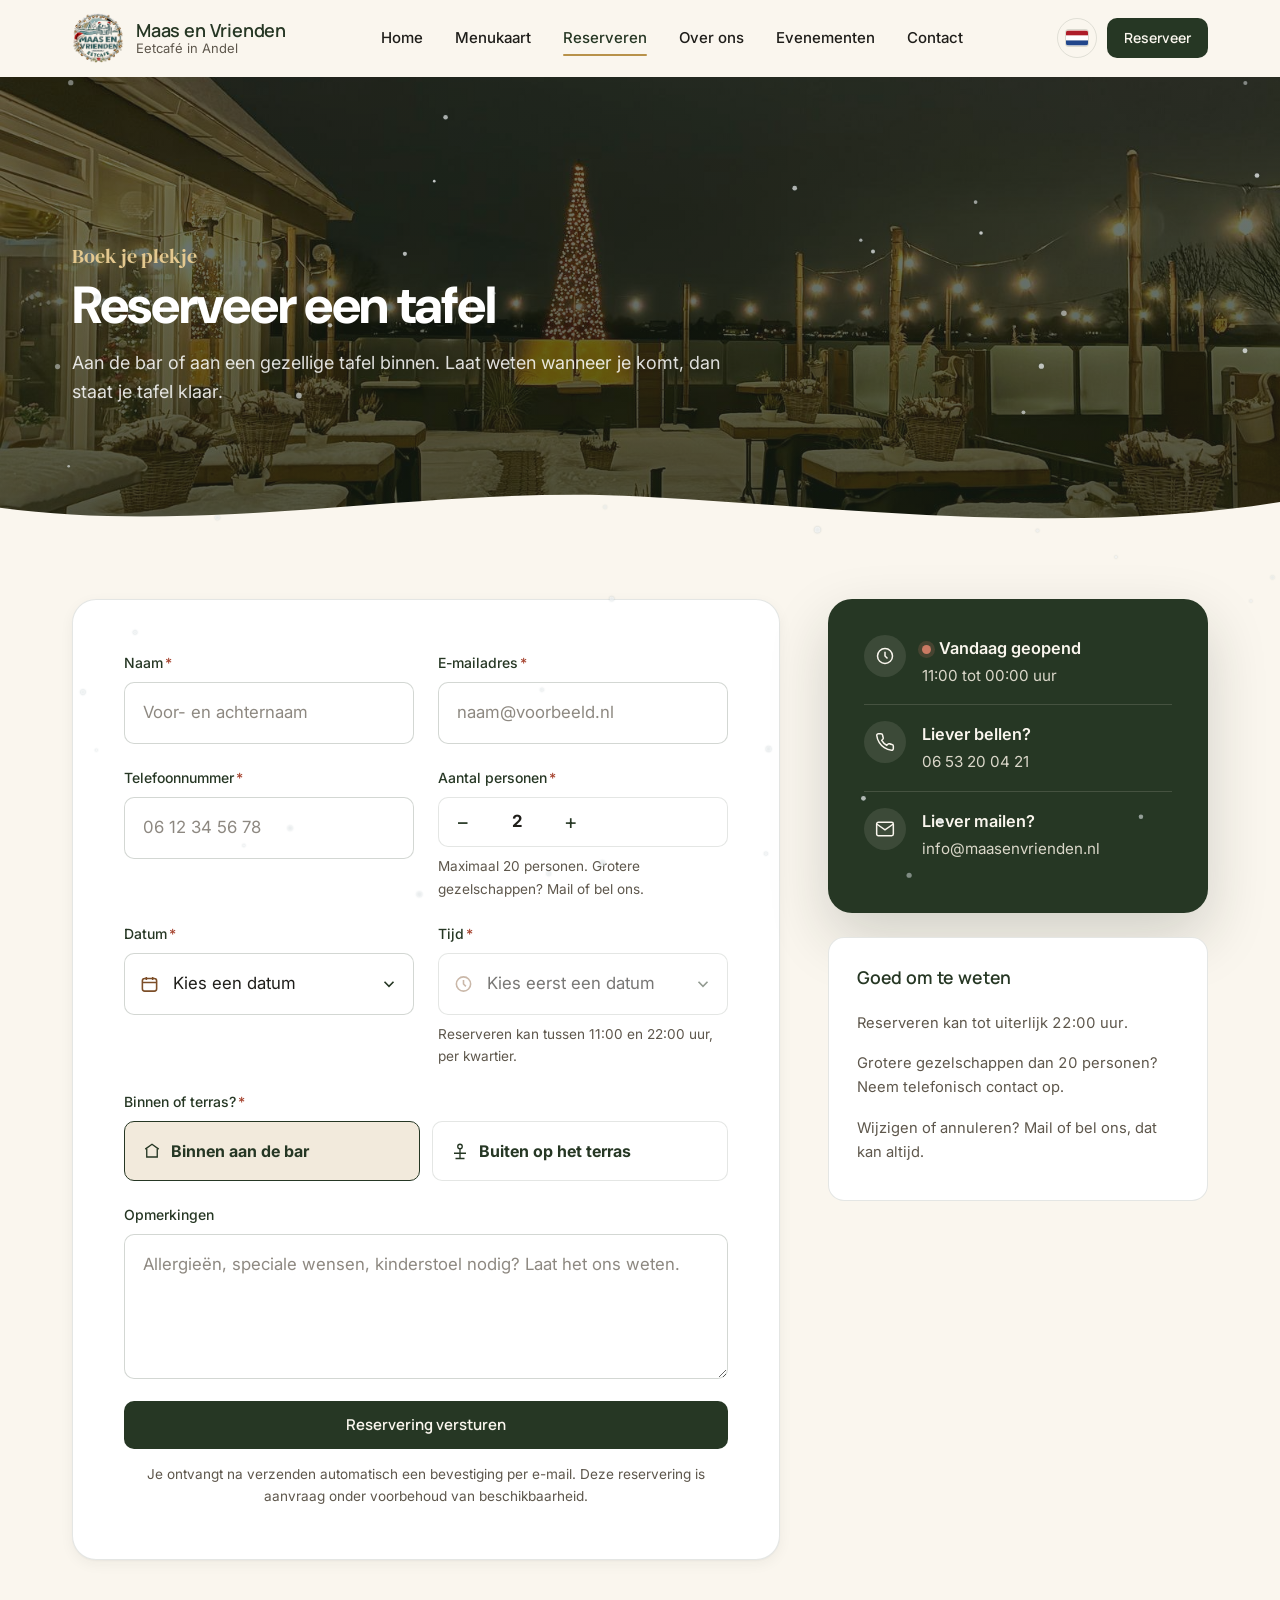
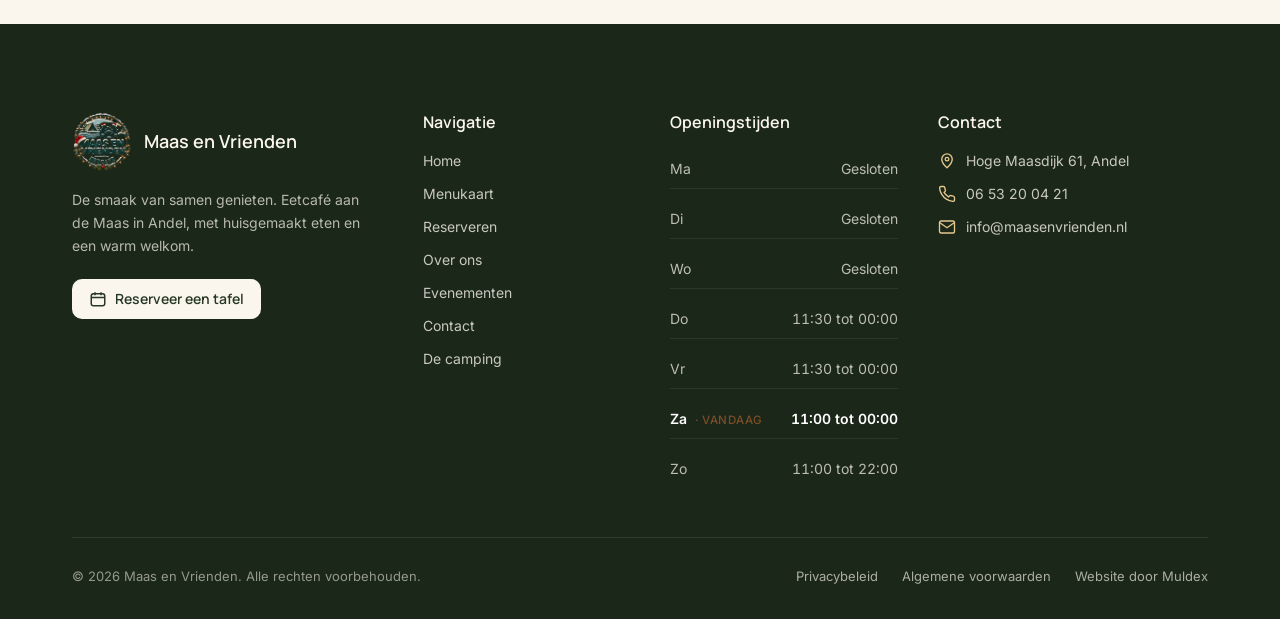
<file: reserveren.html>
<!DOCTYPE html>
<html lang="nl">
<head>
<meta charset="UTF-8">
<meta name="viewport" content="width=device-width, initial-scale=1.0">
<title>Tafel reserveren | Eetcafé Maas en Vrienden in Andel</title>
<meta name="description" content="Reserveer online een tafel bij eetcafé Maas en Vrienden aan de Maas in Andel. Binnen aan de bar of buiten op het terras, voor lunch, diner of een borrel. Open donderdag tot en met zondag.">
<link rel="canonical" href="https://maasenvrienden.nl/reserveren.html">

<meta property="og:type" content="website">
<meta property="og:site_name" content="Maas en Vrienden">
<meta property="og:title" content="Tafel reserveren | Eetcafé Maas en Vrienden in Andel">
<meta property="og:description" content="Reserveer online een tafel bij eetcafé Maas en Vrienden aan de Maas in Andel. Binnen aan de bar of buiten op het terras, voor lunch, diner of een borrel. Open donderdag tot en met zondag.">
<meta property="og:image" content="https://maasenvrienden.nl/images/logo-500.png">
<meta property="og:url" content="https://maasenvrienden.nl/reserveren.html">
<meta property="og:locale" content="nl_NL">

<link rel="icon" type="image/png" sizes="32x32" href="images/favicon-32.png">
<link rel="icon" type="image/png" sizes="16x16" href="images/favicon-16.png">
<link rel="apple-touch-icon" sizes="180x180" href="images/apple-touch-icon.png">
<link rel="manifest" href="manifest.json">
<meta name="theme-color" content="#263724">

<link rel="preconnect" href="https://fonts.googleapis.com">
<link rel="preconnect" href="https://fonts.gstatic.com" crossorigin>
<link href="https://fonts.googleapis.com/css2?family=DM+Sans:opsz,wght@9..40,800&family=Manrope:wght@600&family=Inter:wght@400;500;600&family=DM+Serif+Display&display=swap" rel="stylesheet">

<link rel="stylesheet" href="css/style.css?v=20261201">
<link rel="stylesheet" href="css/components.css?v=20261201">
<link rel="stylesheet" href="css/pages.css?v=20261201">
<link rel="stylesheet" href="css/winter.css?v=20261201">
<link rel="stylesheet" href="css/redesign.css?v=20261201">
</head>
<body data-page="reserveren">

<div class="page-loader" aria-hidden="true"><img src="images/logo-winter-600.png" alt="" width="600" height="575"></div>

<a class="skip-link" href="#main" data-i18n="common.skipLink">Direct naar inhoud</a>

<header class="site-header">
  <div class="container header-inner">
    <a href="index.html" class="brand" aria-label="Maas en Vrienden, naar de homepage">
      <img src="images/logo-winter.png" alt="Maas en Vrienden eetcafé" width="56" height="56" fetchpriority="high">
      <span class="brand-text"><span class="brand-name">Maas en Vrienden</span><span class="brand-sub" data-i18n="common.brandSub">Eetcafé in Andel</span></span>
    </a>

    <nav class="nav-shell" aria-label="Hoofdnavigatie" data-i18n-aria-label="common.nav.ariaLabel" id="hoofdnavigatie">
      <a href="index.html" class="nav-link" data-nav="home" data-i18n="common.nav.home">Home</a>
      <a href="menu.html" class="nav-link" data-nav="menu" data-i18n="common.nav.menu">Menukaart</a>
      <a href="reserveren.html" class="nav-link" data-nav="reserveren" data-i18n="common.nav.reserveren">Reserveren</a>
      <a href="over-ons.html" class="nav-link" data-nav="over-ons" data-i18n="common.nav.overons">Over ons</a>
      <a href="evenementen.html" class="nav-link" data-nav="evenementen" data-i18n="common.nav.evenementen">Evenementen</a>
      <a href="contact.html" class="nav-link" data-nav="contact" data-i18n="common.nav.contact">Contact</a>
      <a href="reserveren.html" class="btn btn-primary nav-mobile-cta"><svg width="18" height="18" viewBox="0 0 24 24" fill="none" stroke="currentColor" stroke-width="2" aria-hidden="true"><rect x="3" y="5" width="18" height="16" rx="3"/><path d="M8 3v4M16 3v4M3 10h18"/></svg><span data-i18n="common.cta.reserveer">Reserveer een tafel</span></a>
      <div class="nav-mobile-contact">
        <a href="tel:+31653200421"><svg width="18" height="18" viewBox="0 0 24 24" fill="none" stroke="currentColor" stroke-width="1.8" aria-hidden="true"><path d="M22 16.92v3a2 2 0 0 1-2.18 2 19.8 19.8 0 0 1-8.63-3.07 19.5 19.5 0 0 1-6-6 19.8 19.8 0 0 1-3.07-8.67A2 2 0 0 1 4.11 2h3a2 2 0 0 1 2 1.72c.13.96.36 1.9.7 2.81a2 2 0 0 1-.45 2.11L8.09 9.91a16 16 0 0 0 6 6l1.27-1.27a2 2 0 0 1 2.11-.45c.9.34 1.85.57 2.81.7A2 2 0 0 1 22 16.92z"/></svg><span>06 53 20 04 21</span></a>
        <a href="mailto:info@maasenvrienden.nl"><svg width="18" height="18" viewBox="0 0 24 24" fill="none" stroke="currentColor" stroke-width="1.8" aria-hidden="true"><path d="M22 6 12 13 2 6"/><rect x="2" y="4" width="20" height="16" rx="2"/></svg><span>info@maasenvrienden.nl</span></a>
      </div>
    </nav>

    <div class="header-actions">
      <div class="lang-switch">
        <button class="lang-current" aria-haspopup="true" aria-expanded="false" aria-label="Taal wijzigen" data-i18n-aria-label="common.langSwitch.ariaLabel">
          <span class="flag" aria-hidden="true"><svg viewBox="0 0 30 20" width="22" height="16"><rect width="30" height="6.67" fill="#AE1C28"/><rect y="6.67" width="30" height="6.67" fill="#FFFFFF"/><rect y="13.33" width="30" height="6.67" fill="#21468B"/></svg></span><span data-lang-label>NL</span>
        </button>
        <div class="lang-menu" role="menu" aria-label="Taal kiezen" data-i18n-aria-label="common.langMenu.ariaLabel">
          <button class="lang-option" role="menuitem" data-lang="nl"><span class="flag" aria-hidden="true"><svg viewBox="0 0 30 20" width="22" height="16"><rect width="30" height="6.67" fill="#AE1C28"/><rect y="6.67" width="30" height="6.67" fill="#FFFFFF"/><rect y="13.33" width="30" height="6.67" fill="#21468B"/></svg></span> Nederlands</button>
          <button class="lang-option" role="menuitem" data-lang="en"><span class="flag" aria-hidden="true"><svg viewBox="0 0 30 20" width="22" height="16"><rect width="30" height="20" fill="#00247D"/><path d="M0,0 L30,20 M30,0 L0,20" stroke="#FFFFFF" stroke-width="4.5"/><path d="M0,0 L30,20 M30,0 L0,20" stroke="#CF142B" stroke-width="1.8"/><path d="M15,0 V20 M0,10 H30" stroke="#FFFFFF" stroke-width="7"/><path d="M15,0 V20 M0,10 H30" stroke="#CF142B" stroke-width="4"/></svg></span> English</button>
          <button class="lang-option" role="menuitem" data-lang="de"><span class="flag" aria-hidden="true"><svg viewBox="0 0 30 20" width="22" height="16"><rect width="30" height="6.67" fill="#000000"/><rect y="6.67" width="30" height="6.67" fill="#DD0000"/><rect y="13.33" width="30" height="6.67" fill="#FFCE00"/></svg></span> Deutsch</button>
        </div>
      </div>
      <a href="reserveren.html" class="btn btn-primary btn-sm header-cta" data-i18n="common.cta.reserveerShort">Reserveer</a>
      <button class="nav-toggle" type="button" aria-controls="hoofdnavigatie" aria-expanded="false" aria-label="Menu openen" data-i18n-aria-label="common.nav.toggle">
        <span></span><span></span><span></span>
      </button>
    </div>
  </div>
</header>

<main id="main">

  <section class="page-banner has-photo" style="--banner-img: url('/images/winter-terras-5.jpg');">
    <div class="page-banner-motif" aria-hidden="true"></div>
    <div class="container">
      <p class="eyebrow" style="justify-content:center;" data-i18n="reserveren.banner.eyebrow">Boek je plekje</p>
      <h1 data-i18n="reserveren.banner.title">Reserveer een tafel</h1>
      <p class="lead" data-i18n="reserveren.banner.lead">Aan de bar of aan een gezellige tafel binnen. Laat weten wanneer je komt, dan staat je tafel klaar.</p>
    </div>
    <div class="wave-divider" aria-hidden="true">
      <svg viewBox="0 0 1440 90" preserveAspectRatio="none"><path d="M0,40 C240,90 480,0 720,20 C960,40 1200,90 1440,30 L1440,90 L0,90 Z" fill="#FAF3E6"/></svg>
    </div>
  </section>

  <section class="section-tight">
    <div class="container">
      <div class="grid reservation-layout" style="gap:48px; align-items:start;">

        <div class="form-card" data-reveal>

          <!-- Success panel (hidden by default, shown after successful submit) -->
          <div class="success-panel" id="reservationSuccess" hidden>
            <div class="check-circle">
              <svg width="40" height="40" viewBox="0 0 24 24" fill="none" stroke="currentColor" stroke-width="2"><path d="M20 6 9 17l-5-5"/></svg>
            </div>
            <h2 data-i18n="reserveren.success.title">Bedankt voor je reservering!</h2>
            <p class="text-muted" data-i18n="reserveren.success.desc">We hebben je aanvraag ontvangen en sturen je zo snel mogelijk een bevestiging per e-mail. Heb je binnen enkele minuten niets ontvangen? Check dan ook je spamfolder, of bel ons gerust.</p>
            <div class="mt-md" id="reservationSummary" style="text-align:left; width:100%; max-width:420px; background:var(--color-bg-soft); border-radius:var(--radius-md); padding:22px 26px;"></div>
            <a href="index.html" class="btn btn-outline mt-lg" data-i18n="reserveren.success.backHome">Terug naar de homepage</a>
          </div>

          <!-- Reservation form -->
          <form id="reservationForm" novalidate>
            <div class="alert alert-error" id="formErrorSummary" role="alert" hidden>
              <svg width="20" height="20" viewBox="0 0 24 24" fill="none" stroke="currentColor" stroke-width="2"><circle cx="12" cy="12" r="9"/><path d="M12 8v5M12 16h.01"/></svg>
              <span data-i18n="reserveren.form.errorSummary">Er klopt nog iets niet. Kijk even naar de rood gemarkeerde velden hieronder.</span>
            </div>

            <div class="grid grid-2" style="gap: 0 24px;">
              <div class="field">
                <label for="resName"><span data-i18n="reserveren.form.name">Naam</span><span class="required-mark">*</span></label>
                <input class="input" type="text" id="resName" name="name" autocomplete="name" placeholder="Voor- en achternaam" data-i18n-placeholder="reserveren.form.namePlaceholder" required>
                <span class="field-error"><svg width="14" height="14" viewBox="0 0 24 24" fill="none" stroke="currentColor" stroke-width="2"><circle cx="12" cy="12" r="9"/><path d="M12 8v5M12 16h.01"/></svg><span data-i18n="reserveren.form.nameError">Vul je naam in.</span></span>
              </div>
              <div class="field">
                <label for="resEmail"><span data-i18n="reserveren.form.email">E-mailadres</span><span class="required-mark">*</span></label>
                <input class="input" type="email" id="resEmail" name="email" autocomplete="email" placeholder="naam@voorbeeld.nl" data-i18n-placeholder="reserveren.form.emailPlaceholder" required>
                <span class="field-error"><svg width="14" height="14" viewBox="0 0 24 24" fill="none" stroke="currentColor" stroke-width="2"><circle cx="12" cy="12" r="9"/><path d="M12 8v5M12 16h.01"/></svg><span data-i18n="reserveren.form.emailError">Vul een geldig e-mailadres in.</span></span>
              </div>
            </div>

            <div class="grid grid-2" style="gap: 0 24px;">
              <div class="field">
                <label for="resPhone"><span data-i18n="reserveren.form.phone">Telefoonnummer</span><span class="required-mark">*</span></label>
                <input class="input" type="tel" id="resPhone" name="phone" autocomplete="tel" placeholder="06 12 34 56 78" data-i18n-placeholder="reserveren.form.phonePlaceholder" required>
                <span class="field-error"><svg width="14" height="14" viewBox="0 0 24 24" fill="none" stroke="currentColor" stroke-width="2"><circle cx="12" cy="12" r="9"/><path d="M12 8v5M12 16h.01"/></svg><span data-i18n="reserveren.form.phoneError">Vul een geldig telefoonnummer in.</span></span>
              </div>
              <div class="field">
                <label for="resGuests"><span data-i18n="reserveren.form.guests">Aantal personen</span><span class="required-mark">*</span></label>
                <div class="stepper">
                  <button type="button" id="guestsMinus" aria-label="Minder personen" data-i18n-aria-label="reserveren.form.guestsMinus">−</button>
                  <input type="number" id="resGuests" name="guests" value="2" min="1" max="20" inputmode="numeric" aria-label="Aantal personen" data-i18n-aria-label="reserveren.form.guests" required>
                  <button type="button" id="guestsPlus" aria-label="Meer personen" data-i18n-aria-label="reserveren.form.guestsPlus">+</button>
                </div>
                <span class="hint" data-i18n="reserveren.form.guestsHint">Maximaal 20 personen. Grotere gezelschappen? Mail of bel ons.</span>
                <span class="field-error"><svg width="14" height="14" viewBox="0 0 24 24" fill="none" stroke="currentColor" stroke-width="2"><circle cx="12" cy="12" r="9"/><path d="M12 8v5M12 16h.01"/></svg><span data-i18n="reserveren.form.guestsError">Kies tussen 1 en 20 personen.</span></span>
              </div>
            </div>

            <div class="grid grid-2" style="gap: 0 24px;">
              <div class="field">
                <label for="resDate"><span data-i18n="reserveren.form.date">Datum</span><span class="required-mark">*</span></label>
                <div class="select-field">
                  <svg class="select-field-icon" width="19" height="19" viewBox="0 0 24 24" fill="none" stroke="currentColor" stroke-width="2"><rect x="3" y="5" width="18" height="16" rx="3"/><path d="M8 3v4M16 3v4M3 10h18"/></svg>
                  <select class="input" id="resDate" name="date" required>
                    <option value="" data-i18n="reserveren.form.datePlaceholder">Kies een datum</option>
                  </select>
                  <svg class="select-field-chevron" width="18" height="18" viewBox="0 0 24 24" fill="none" stroke="currentColor" stroke-width="2.2"><path d="M6 9l6 6 6-6"/></svg>
                </div>
                <span class="field-error"><svg width="14" height="14" viewBox="0 0 24 24" fill="none" stroke="currentColor" stroke-width="2"><circle cx="12" cy="12" r="9"/><path d="M12 8v5M12 16h.01"/></svg><span data-i18n="reserveren.form.dateError">Kies een geldige datum in de toekomst.</span></span>
              </div>
              <div class="field">
                <label for="resTime"><span data-i18n="reserveren.form.time">Tijd</span><span class="required-mark">*</span></label>
                <div class="select-field">
                  <svg class="select-field-icon" width="19" height="19" viewBox="0 0 24 24" fill="none" stroke="currentColor" stroke-width="2"><circle cx="12" cy="12" r="9"/><path d="M12 7v5l3 3"/></svg>
                  <select class="input" id="resTime" name="time" required disabled>
                    <option value="" data-i18n="reserveren.form.timePickDate">Kies eerst een datum</option>
                  </select>
                  <svg class="select-field-chevron" width="18" height="18" viewBox="0 0 24 24" fill="none" stroke="currentColor" stroke-width="2.2"><path d="M6 9l6 6 6-6"/></svg>
                </div>
                <span class="hint" id="timeHint" data-i18n="reserveren.form.timeHintDefault">Reserveren kan tussen 11:00 en 22:00 uur, per kwartier.</span>
                <span class="field-error"><svg width="14" height="14" viewBox="0 0 24 24" fill="none" stroke="currentColor" stroke-width="2"><circle cx="12" cy="12" r="9"/><path d="M12 8v5M12 16h.01"/></svg><span data-i18n="reserveren.form.timeError">Kies een tijdstip.</span></span>
              </div>
            </div>

            <div class="field">
              <label><span data-i18n="reserveren.form.location">Binnen of terras?</span><span class="required-mark">*</span></label>
              <div class="radio-group">
                <label class="radio-card">
                  <input type="radio" name="location" value="Binnen" checked>
                  <span class="radio-card-face">
                    <svg width="18" height="18" viewBox="0 0 24 24" fill="none" stroke="currentColor" stroke-width="1.8"><path d="M3 9.5 12 3l9 6.5"/><path d="M5 9v11h14V9"/></svg>
                    <span data-i18n="reserveren.form.locationInside">Binnen aan de bar</span>
                  </span>
                </label>
                <label class="radio-card">
                  <input type="radio" name="location" value="Terras">
                  <span class="radio-card-face">
                    <svg width="18" height="18" viewBox="0 0 24 24" fill="none" stroke="currentColor" stroke-width="1.8"><circle cx="12" cy="6" r="3"/><path d="M12 9v13M6 22h12M4 15h16"/></svg>
                    <span data-i18n="reserveren.form.locationOutside">Buiten op het terras</span>
                  </span>
                </label>
              </div>
            </div>

            <div class="field">
              <label for="resNotes" data-i18n="reserveren.form.notes">Opmerkingen</label>
              <textarea class="input" id="resNotes" name="notes" placeholder="Allergieën, speciale wensen, kinderstoel nodig? Laat het ons weten." data-i18n-placeholder="reserveren.form.notesPlaceholder" rows="4"></textarea>
            </div>

            <input type="text" name="_honey" class="visually-hidden" tabindex="-1" autocomplete="off">

            <button type="submit" class="btn btn-primary btn-block" id="resSubmitBtn">
              <span class="spinner" aria-hidden="true"></span>
              <span class="btn-label" data-i18n="reserveren.form.submit">Reservering versturen</span>
            </button>
            <div class="send-fallback" id="sendFallback" role="alert" hidden>
              <p data-i18n="reserveren.form.sendFallback">Het versturen lukt nu even niet. Geen zorgen: met de knop hieronder stuur je dezelfde reservering met één klik via je eigen mail, of bel ons direct.</p>
              <div class="send-fallback-actions">
                <a class="btn btn-primary" id="sendByMail" href="mailto:info@maasenvrienden.nl" data-i18n="reserveren.form.sendByMail">Verstuur via e-mail</a>
                <a class="btn btn-outline" href="tel:+31653200421" data-i18n="reserveren.form.sendCall">Bel 06 53 20 04 21</a>
              </div>
            </div>
            <p class="text-muted" style="font-size:0.85rem; text-align:center; margin-top:14px;" data-i18n="reserveren.form.footnote">Je ontvangt na verzenden automatisch een bevestiging per e-mail. Deze reservering is aanvraag onder voorbehoud van beschikbaarheid.</p>
          </form>
        </div>

        <aside data-reveal data-reveal-delay="1">
          <div class="info-card">
            <div class="info-row" data-status-badge>
              <span class="icon"><svg width="20" height="20" viewBox="0 0 24 24" fill="none" stroke="currentColor" stroke-width="1.8"><circle cx="12" cy="12" r="9"/><path d="M12 7v5l3 3"/></svg></span>
              <div>
                <strong><span class="status-dot"></span><span data-status-label data-i18n="home.status.loading">Status wordt geladen…</span></strong>
                <span class="value" data-status-hours></span>
              </div>
            </div>
            <div class="info-row">
              <span class="icon"><svg width="20" height="20" viewBox="0 0 24 24" fill="none" stroke="currentColor" stroke-width="1.8"><path d="M22 16.92v3a2 2 0 0 1-2.18 2 19.8 19.8 0 0 1-8.63-3.07 19.5 19.5 0 0 1-6-6 19.8 19.8 0 0 1-3.07-8.67A2 2 0 0 1 4.11 2h3a2 2 0 0 1 2 1.72c.13.96.36 1.9.7 2.81a2 2 0 0 1-.45 2.11L8.09 9.91a16 16 0 0 0 6 6l1.27-1.27a2 2 0 0 1 2.11-.45c.9.34 1.85.57 2.81.7A2 2 0 0 1 22 16.92z"/></svg></span>
              <div>
                <strong data-i18n="reserveren.aside.callTitle">Liever bellen?</strong>
                <a href="tel:+31653200421">06 53 20 04 21</a>
              </div>
            </div>
            <div class="info-row">
              <span class="icon"><svg width="20" height="20" viewBox="0 0 24 24" fill="none" stroke="currentColor" stroke-width="1.8"><path d="M22 6 12 13 2 6"/><rect x="2" y="4" width="20" height="16" rx="2"/></svg></span>
              <div>
                <strong data-i18n="reserveren.aside.mailTitle">Liever mailen?</strong>
                <a href="mailto:info@maasenvrienden.nl">info@maasenvrienden.nl</a>
              </div>
            </div>
          </div>

          <div class="card mt-md" style="padding: 28px;">
            <h3 style="font-size:1.1rem; margin-bottom: 14px;" data-i18n="reserveren.aside.tipsTitle">Goed om te weten</h3>
            <ul class="hours-list" style="gap:0;">
              <li class="hours-row" style="border:none; padding: 8px 0; display:block; font-size:0.92rem; color:var(--color-text-muted);" data-i18n="reserveren.aside.tip1">Reserveren kan tot uiterlijk 22:00 uur.</li>
              <li class="hours-row" style="border:none; padding: 8px 0; display:block; font-size:0.92rem; color:var(--color-text-muted);" data-i18n="reserveren.aside.tip2">Grotere gezelschappen dan 20 personen? Neem telefonisch contact op.</li>
              <li class="hours-row" style="border:none; padding: 8px 0; display:block; font-size:0.92rem; color:var(--color-text-muted);" data-i18n="reserveren.aside.tip3">Wijzigen of annuleren? Mail of bel ons, dat kan altijd.</li>
            </ul>
          </div>
        </aside>

      </div>
    </div>
  </section>

</main>

<footer class="site-footer">
  <div class="container">
    <div class="footer-top">
      <div class="footer-about">
        <a href="index.html" class="footer-brand">
          <img src="images/logo-winter.png" alt="" width="64" height="64" loading="lazy">
          <span>Maas en Vrienden</span>
        </a>
        <p data-i18n="common.footer.tagline">De smaak van samen genieten. Eetcafé aan de Maas in Andel, met huisgemaakt eten en een warm welkom.</p>
        <a href="reserveren.html" class="btn btn-on-dark btn-sm"><svg width="18" height="18" viewBox="0 0 24 24" fill="none" stroke="currentColor" stroke-width="2" aria-hidden="true"><rect x="3" y="5" width="18" height="16" rx="3"/><path d="M8 3v4M16 3v4M3 10h18"/></svg><span data-i18n="common.cta.reserveer">Reserveer een tafel</span></a>
      </div>
      <div class="footer-col">
        <h4 data-i18n="common.footer.nav">Navigatie</h4>
        <ul>
          <li><a href="index.html" data-i18n="common.nav.home">Home</a></li>
          <li><a href="menu.html" data-i18n="common.nav.menu">Menukaart</a></li>
          <li><a href="reserveren.html" data-i18n="common.nav.reserveren">Reserveren</a></li>
          <li><a href="over-ons.html" data-i18n="common.nav.overons">Over ons</a></li>
          <li><a href="evenementen.html" data-i18n="common.nav.evenementen">Evenementen</a></li>
          <li><a href="contact.html" data-i18n="common.nav.contact">Contact</a></li>
          <li><a href="camping.html" data-i18n="common.nav.camping">De camping</a></li>
        </ul>
      </div>
      <div class="footer-col">
        <h4 data-i18n="common.footer.hours">Openingstijden</h4>
        <ul class="hours-list" data-hours-table data-short></ul>
      </div>
      <div class="footer-col">
        <h4 data-i18n="common.footer.contact">Contact</h4>
        <ul>
          <li class="footer-contact-item"><svg width="18" height="18" viewBox="0 0 24 24" fill="none" stroke="currentColor" stroke-width="1.8" aria-hidden="true"><path d="M12 21s-7-6.5-7-11.5A7 7 0 0 1 19 9.5C19 14.5 12 21 12 21Z"/><circle cx="12" cy="9.5" r="2.4"/></svg><a href="https://www.google.com/maps/search/?api=1&amp;query=Maas%20en%20Vrienden%20Andel" target="_blank" rel="noopener" data-i18n="common.footer.address">Hoge Maasdijk 61, Andel</a></li>
          <li class="footer-contact-item"><svg width="18" height="18" viewBox="0 0 24 24" fill="none" stroke="currentColor" stroke-width="1.8" aria-hidden="true"><path d="M22 16.92v3a2 2 0 0 1-2.18 2 19.8 19.8 0 0 1-8.63-3.07 19.5 19.5 0 0 1-6-6 19.8 19.8 0 0 1-3.07-8.67A2 2 0 0 1 4.11 2h3a2 2 0 0 1 2 1.72c.13.96.36 1.9.7 2.81a2 2 0 0 1-.45 2.11L8.09 9.91a16 16 0 0 0 6 6l1.27-1.27a2 2 0 0 1 2.11-.45c.9.34 1.85.57 2.81.7A2 2 0 0 1 22 16.92z"/></svg><a href="tel:+31653200421">06 53 20 04 21</a></li>
          <li class="footer-contact-item"><svg width="18" height="18" viewBox="0 0 24 24" fill="none" stroke="currentColor" stroke-width="1.8" aria-hidden="true"><path d="M22 6 12 13 2 6"/><rect x="2" y="4" width="20" height="16" rx="2"/></svg><a href="mailto:info@maasenvrienden.nl">info@maasenvrienden.nl</a></li>
        </ul>
        <!-- Social iconen: activeer zodra de echte Instagram/Facebook-links bekend zijn, zie README.md -->
      </div>
    </div>
    <div class="footer-bottom">
      <span>&copy; <span data-current-year>2026</span> Maas en Vrienden. <span data-i18n="common.footer.rights">Alle rechten voorbehouden.</span></span>
      <ul>
        <li><a href="privacybeleid.html" data-i18n="common.footer.privacy">Privacybeleid</a></li>
        <li><a href="algemene-voorwaarden.html" data-i18n="common.footer.terms">Algemene voorwaarden</a></li>
        <li><a href="https://muldex.nl" target="_blank" rel="noopener">Website door Muldex</a></li>
      </ul>
    </div>
  </div>
</footer>

<button class="back-to-top" aria-label="Terug naar boven" data-i18n-aria-label="common.backToTop.ariaLabel">
  <svg width="20" height="20" viewBox="0 0 24 24" fill="none" stroke="currentColor" stroke-width="2"><path d="M12 19V5M5 12l7-7 7 7"/></svg>
</button>

<script src="js/i18n.js?v=20261201" defer></script>
<script src="js/hours.js?v=20261201" defer></script>
<script src="js/reservation.js?v=20261201" defer></script>
<script src="js/main.js?v=20261201" defer></script>
<script src="js/winter.js?v=20261201" defer></script>
</body>
</html>
</file>
<file: css/style.css>
/* =========================================================
   Maas en Vrienden - Design System
   Base: variables, reset, typography, layout, utilities, motion
   ========================================================= */

:root {
  /* Colors */
  --color-bg: #FAF3E6;
  --color-bg-soft: #F4E9D6;
  --color-bg-deep: #EDE0C7;
  --color-dark: #263724;
  --color-dark-700: #1D2B1B;
  --color-dark-600: #223320;
  --color-dark-400: #3C5138;
  --color-dark-200: #6E8368;
  --color-wood: #7C4E28;
  --color-wood-light: #C99A66;
  --color-beige: #E9DBBE;
  --color-white: #FFFFFF;
  --color-gold: #B8924A;
  --color-text: #241F18;
  --color-text-muted: #52473A;
  --color-line: rgba(38, 55, 36, 0.14);
  --color-success: #3E6B4A;
  --color-error: #A6432F;

  /* Typography */
  --font-display: "Fraunces", "Georgia", serif;
  --font-body: "Work Sans", "Segoe UI", sans-serif;
  --font-script: "Caveat", cursive;

  /* Radii */
  --radius-sm: 12px;
  --radius-md: 22px;
  --radius-lg: 36px;
  --radius-pill: 999px;

  /* Shadows */
  --shadow-sm: 0 4px 16px rgba(38, 30, 15, 0.08);
  --shadow-md: 0 12px 32px rgba(38, 30, 15, 0.12);
  --shadow-lg: 0 24px 60px rgba(29, 43, 27, 0.18);
  --shadow-inset: inset 0 1px 0 rgba(255, 255, 255, 0.4);

  /* Layout */
  --container-w: 1240px;
  --header-h: 104px; /* initiële schatting; js/main.js zet de exacte hoogte */

  /* Motion */
  --ease-out: cubic-bezier(0.16, 1, 0.3, 1);
  --ease-soft: cubic-bezier(0.4, 0, 0.2, 1);
  --dur-fast: 0.2s;
  --dur-med: 0.45s;
  --dur-slow: 0.8s;
}

/* ---------- Reset ---------- */
*, *::before, *::after { box-sizing: border-box; }
* { margin: 0; padding: 0; }

html {
  scroll-behavior: smooth;
  scroll-padding-top: var(--header-h);
}

@media (prefers-reduced-motion: reduce) {
  html { scroll-behavior: auto; }
  *, *::before, *::after {
    animation-duration: 0.01ms !important;
    animation-iteration-count: 1 !important;
    transition-duration: 0.01ms !important;
    scroll-behavior: auto !important;
  }
}

body {
  font-family: var(--font-body);
  background: var(--color-bg);
  color: var(--color-text);
  font-size: 17px;
  line-height: 1.7;
  -webkit-font-smoothing: antialiased;
  text-rendering: optimizeLegibility;
  overflow-x: hidden;
}

img, picture, svg, video { display: block; max-width: 100%; }
a { color: inherit; text-decoration: none; }
button { font: inherit; cursor: pointer; background: none; border: none; color: inherit; }
input, textarea, select { font: inherit; color: inherit; }
ul, ol { list-style: none; }

h1, h2, h3, h4 {
  font-family: var(--font-display);
  color: var(--color-dark);
  line-height: 1.15;
  font-weight: 600;
  letter-spacing: -0.01em;
}

h1 { font-size: clamp(2.6rem, 4vw + 1rem, 4.6rem); }
h2 { font-size: clamp(2rem, 2.4vw + 1rem, 3rem); }
h3 { font-size: clamp(1.35rem, 1vw + 1rem, 1.7rem); }
h4 { font-size: 1.15rem; }

p { color: var(--color-text); }

::selection { background: var(--color-dark); color: var(--color-bg); }

/* Focus visibility for accessibility */
a:focus-visible,
button:focus-visible,
input:focus-visible,
textarea:focus-visible,
select:focus-visible,
[tabindex]:focus-visible {
  outline: 3px solid var(--color-gold);
  outline-offset: 3px;
  border-radius: 6px;
}

/* ---------- Skip link ---------- */
.skip-link {
  position: absolute;
  left: 1rem;
  top: -60px;
  background: var(--color-dark);
  color: var(--color-bg);
  padding: 0.75rem 1.25rem;
  border-radius: var(--radius-sm);
  z-index: 999;
  transition: top var(--dur-fast) var(--ease-out);
}
.skip-link:focus { top: 1rem; }

/* ---------- Layout ---------- */
.container {
  width: 100%;
  max-width: var(--container-w);
  margin-inline: auto;
  padding-inline: 24px;
}

.section {
  padding-block: clamp(56px, 8vw, 120px);
}

.section-tight { padding-block: clamp(40px, 5vw, 72px); }

.section-alt { background: var(--color-bg-soft); }

.section-dark {
  background: var(--color-dark);
  color: var(--color-bg);
}
.section-dark h2, .section-dark h3, .section-dark h4 { color: var(--color-bg); }
.section-dark p { color: rgba(250, 243, 230, 0.82); }

.grid { display: grid; gap: 32px; min-width: 0; }
.grid > * { min-width: 0; }
.grid-2 { grid-template-columns: repeat(2, 1fr); }
.grid-3 { grid-template-columns: repeat(3, 1fr); }
.grid-4 { grid-template-columns: repeat(4, 1fr); }

@media (max-width: 980px) {
  .grid-3 { grid-template-columns: repeat(2, 1fr); }
  .grid-4 { grid-template-columns: repeat(2, 1fr); }
}
@media (max-width: 640px) {
  .grid-2, .grid-3, .grid-4 { grid-template-columns: 1fr; }
}

.flex { display: flex; }
.flex-center { display: flex; align-items: center; justify-content: center; }
.flex-between { display: flex; align-items: center; justify-content: space-between; }
.gap-sm { gap: 12px; }
.gap-md { gap: 20px; }
.gap-lg { gap: 40px; }

/* ---------- Section header ---------- */
.eyebrow {
  display: inline-flex;
  align-items: center;
  gap: 10px;
  font-family: var(--font-body);
  font-size: 0.8rem;
  font-weight: 600;
  letter-spacing: 0.14em;
  text-transform: uppercase;
  color: var(--color-wood);
  margin-bottom: 14px;
}
.eyebrow::before {
  content: "";
  width: 28px;
  height: 2px;
  background: var(--color-gold);
  display: inline-block;
  border-radius: 2px;
}

.section-head {
  max-width: 640px;
  margin-bottom: 48px;
}
.section-head.center { margin-inline: auto; text-align: center; }
.section-head p { color: var(--color-text-muted); font-size: 1.08rem; margin-top: 14px; }

.script-accent {
  font-family: var(--font-script);
  color: var(--color-wood);
  font-size: 1.6em;
  font-weight: 500;
}

/* ---------- Buttons ---------- */
.btn {
  position: relative;
  display: inline-flex;
  align-items: center;
  justify-content: center;
  gap: 10px;
  padding: 18px 32px;
  min-height: 56px;
  border-radius: var(--radius-pill);
  font-weight: 700;
  font-size: 1.05rem;
  white-space: nowrap;
  transition: transform var(--dur-fast) var(--ease-out),
              box-shadow var(--dur-fast) var(--ease-out),
              background-color var(--dur-fast) var(--ease-out),
              color var(--dur-fast) var(--ease-out),
              border-color var(--dur-fast) var(--ease-out);
  overflow: hidden;
  isolation: isolate;
}
.btn svg { flex-shrink: 0; }

.btn::after {
  content: "";
  position: absolute;
  inset: 0;
  border-radius: inherit;
  background: radial-gradient(circle, rgba(255,255,255,0.5) 0%, transparent 60%);
  opacity: 0;
  transform: scale(0.4);
  transition: opacity var(--dur-med) var(--ease-out), transform var(--dur-med) var(--ease-out);
  z-index: -1;
  pointer-events: none;
}
.btn:active::after { opacity: 1; transform: scale(1.6); transition: 0s; }

.btn-primary {
  background: var(--color-dark);
  color: var(--color-bg);
  box-shadow: var(--shadow-sm);
}
.btn-primary:hover {
  background: var(--color-dark-600);
  transform: translateY(-3px);
  box-shadow: var(--shadow-md);
}

.btn-outline {
  background: transparent;
  color: var(--color-dark);
  border: 1.5px solid var(--color-dark);
}
.btn-outline:hover {
  background: var(--color-dark);
  color: var(--color-bg);
  transform: translateY(-3px);
  box-shadow: var(--shadow-md);
}

.btn-on-dark {
  background: var(--color-bg);
  color: var(--color-dark);
}
.btn-on-dark:hover { background: var(--color-white); transform: translateY(-3px); box-shadow: var(--shadow-md); }

.btn-outline-on-dark {
  background: transparent;
  color: var(--color-bg);
  border: 1.5px solid rgba(250, 243, 230, 0.5);
}
.btn-outline-on-dark:hover { border-color: var(--color-bg); background: rgba(250,243,230,0.08); transform: translateY(-3px); }

.btn-sm { padding: 11px 20px; font-size: 0.88rem; }
.btn-block { width: 100%; }

/* ---------- Cards ---------- */
.card {
  background: var(--color-white);
  border-radius: var(--radius-md);
  box-shadow: var(--shadow-sm);
  transition: transform var(--dur-med) var(--ease-out), box-shadow var(--dur-med) var(--ease-out);
}
.card:hover { transform: translateY(-6px); box-shadow: var(--shadow-md); }

.tag {
  display: inline-flex;
  align-items: center;
  gap: 6px;
  padding: 6px 14px;
  border-radius: var(--radius-pill);
  background: var(--color-bg-soft);
  color: var(--color-dark);
  font-size: 0.78rem;
  font-weight: 600;
  letter-spacing: 0.03em;
}

/* ---------- Wave divider ---------- */
.wave-divider {
  display: block;
  width: 100%;
  line-height: 0;
  position: relative;
}
.wave-divider svg { width: 100%; height: auto; display: block; }

/* ---------- Scroll reveal ---------- */
[data-reveal] {
  opacity: 0;
  transform: translateY(28px);
  transition: opacity 0.9s var(--ease-out), transform 0.9s var(--ease-out);
  will-change: transform, opacity;
}
[data-reveal].is-visible { opacity: 1; transform: translateY(0); }
[data-reveal-delay="1"] { transition-delay: 0.1s; }
[data-reveal-delay="2"] { transition-delay: 0.2s; }
[data-reveal-delay="3"] { transition-delay: 0.3s; }
[data-reveal-delay="4"] { transition-delay: 0.4s; }

@media (prefers-reduced-motion: reduce) {
  [data-reveal] { opacity: 1; transform: none; transition: none; }
}

/* ---------- Utility ---------- */
.visually-hidden {
  position: absolute !important;
  width: 1px; height: 1px;
  padding: 0; margin: -1px;
  overflow: hidden;
  clip: rect(0,0,0,0);
  white-space: nowrap;
  border: 0;
}
.text-center { text-align: center; }
.text-muted { color: var(--color-text-muted); }
.mt-sm { margin-top: 12px; }
.mt-md { margin-top: 24px; }
.mt-lg { margin-top: 48px; }
.no-scroll { overflow: hidden; }

.divider-line {
  height: 1px;
  background: var(--color-line);
  border: none;
  margin-block: 32px;
}

/* Float animation for subtle hero motifs */
@keyframes floatSlow {
  0%, 100% { transform: translateY(0); }
  50% { transform: translateY(-14px); }
}
.float { animation: floatSlow 6s ease-in-out infinite; }

@keyframes fadeIn {
  from { opacity: 0; }
  to { opacity: 1; }
}

/* =========================================================
   Extra animaties
   Alles valt automatisch weg bij prefers-reduced-motion (zie reset).
   ========================================================= */
@keyframes fadeUp {
  from { opacity: 0; transform: translateY(24px); }
  to { opacity: 1; transform: translateY(0); }
}
@keyframes slideDown {
  from { opacity: 0; transform: translateY(-100%); }
  to { opacity: 1; transform: translateY(0); }
}
@keyframes logoPop {
  0% { opacity: 0; transform: scale(0.7); }
  70% { transform: scale(1.05); }
  100% { opacity: 1; transform: scale(1); }
}
@keyframes shimmer {
  from { transform: translateX(-120%) skewX(-20deg); }
  to { transform: translateX(220%) skewX(-20deg); }
}

/* Header schuift bij het laden van boven in beeld */
.site-header { animation: slideDown 0.7s var(--ease-out) both; }

/* Paginatitels verschijnen gefaseerd */
.page-banner .eyebrow,
.page-banner h1,
.page-banner .lead { animation: fadeUp 0.9s var(--ease-out) both; }
.page-banner h1 { animation-delay: 0.12s; }
.page-banner .lead { animation-delay: 0.24s; }

/* Logo op de homepage ploft in beeld en zweeft daarna zacht */
.brand-intro img { animation: logoPop 0.9s var(--ease-out) 0.2s both, floatSlow 6s ease-in-out 1.2s infinite; }
.brand-intro .wordmark { animation: fadeUp 0.9s var(--ease-out) 0.35s both; }
.brand-intro .tagline { animation: fadeUp 0.9s var(--ease-out) 0.5s both; }

/* Foto's zoomen licht in bij hover */
.photo-frame img { transition: transform 0.8s var(--ease-out); }
.gallery-grid .photo-frame:hover img,
.split-media .photo-frame:hover img,
.card:hover .photo-frame img { transform: scale(1.06); }

/* Glans over knoppen bij hover */
.btn::before {
  content: "";
  position: absolute;
  top: 0; bottom: 0; left: 0;
  width: 40%;
  background: linear-gradient(90deg, transparent, rgba(255, 255, 255, 0.35), transparent);
  transform: translateX(-120%) skewX(-20deg);
  pointer-events: none;
}
.btn:hover::before { animation: shimmer 0.8s ease; }
.btn:hover svg { transform: translateX(2px) rotate(-4deg); }
.btn svg { transition: transform var(--dur-fast) var(--ease-out); }

/* Iconen wippen bij hover */
.icon-badge { transition: transform var(--dur-med) var(--ease-out), background var(--dur-med) var(--ease-out); }
.amenity-item:hover .icon-badge,
.value-item:hover .icon-badge,
.card:hover .icon-badge { transform: translateY(-4px) rotate(-6deg); background: var(--color-beige); }

/* Menukaart: gerechten verschijnen na elkaar (ook na filteren) */
.menu-item { animation: fadeUp 0.6s var(--ease-out) both; }
.menu-item:nth-child(2) { animation-delay: 0.05s; }
.menu-item:nth-child(3) { animation-delay: 0.1s; }
.menu-item:nth-child(4) { animation-delay: 0.15s; }
.menu-item:nth-child(5) { animation-delay: 0.2s; }
.menu-item:nth-child(n+6) { animation-delay: 0.25s; }
.menu-item { transition: background var(--dur-fast) var(--ease-out), padding var(--dur-fast) var(--ease-out); border-radius: var(--radius-sm); }
.menu-item:hover { background: rgba(233, 219, 190, 0.35); padding-inline: 12px; }

/* Navigatielinks krijgen een onderstreping bij hover */
.nav-link { position: relative; }
.nav-link:not(.is-active)::after {
  content: "";
  position: absolute;
  left: 26px; right: 26px; bottom: 8px;
  height: 2px;
  border-radius: 2px;
  background: var(--color-gold);
  transform: scaleX(0);
  transition: transform var(--dur-med) var(--ease-out);
}
.nav-link:not(.is-active):hover::after { transform: scaleX(1); }

/* ---------- Ronde 2 ---------- */
@keyframes waveDrift {
  0%, 100% { transform: translateX(0); }
  50% { transform: translateX(-2.5%); }
}
@keyframes pulseOpen {
  0% { box-shadow: 0 0 0 0 rgba(127, 191, 122, 0.55); }
  70% { box-shadow: 0 0 0 10px rgba(127, 191, 122, 0); }
  100% { box-shadow: 0 0 0 0 rgba(127, 191, 122, 0); }
}
@keyframes glowFloat {
  0%, 100% { transform: translate(0, 0) scale(1); }
  50% { transform: translate(40px, 30px) scale(1.15); }
}
@keyframes bounceSoft {
  0%, 100% { transform: translateY(0); }
  50% { transform: translateY(-5px); }
}
@keyframes pageIn {
  from { opacity: 0; }
  to { opacity: 1; }
}

/* Zachte overgang tussen pagina's (uitfaden zet js/main.js) */
main { animation: pageIn 0.6s var(--ease-out) both; }
body.is-leaving main { opacity: 0; transition: opacity 0.25s ease; }

/* Scrollvoortgang bovenin het scherm */
.scroll-progress {
  position: fixed;
  top: 0; left: 0;
  height: 3px;
  width: 100%;
  background: linear-gradient(90deg, var(--color-gold), var(--color-wood-light));
  transform: scaleX(0);
  transform-origin: left center;
  z-index: 200;
  pointer-events: none;
}

/* Golfjes onder de paginatitels deinen langzaam mee (onder de homefoto niet) */
.page-banner .wave-divider svg { width: 105%; animation: waveDrift 9s ease-in-out infinite; }

/* Groen statusbolletje pulseert als we open zijn */
.status-dot.is-open { animation: pulseOpen 2s ease-out infinite; }

/* Gloed in banners en CTA's beweegt rustig */
.page-banner-motif,
.cta-banner::before { animation: glowFloat 12s ease-in-out infinite; }

/* Terug-naar-boven-knop wipt */
.back-to-top.is-visible { animation: bounceSoft 2.4s ease-in-out infinite; }
.back-to-top.is-visible:hover { animation-play-state: paused; }

/* Gouden streepje bij koppen groeit bij het verschijnen */
.eyebrow::before { transition: width 0.9s var(--ease-out) 0.2s; }
[data-reveal]:not(.is-visible) .eyebrow::before { width: 0; }

/* Galerijfoto's worden "uitgeveegd" in beeld */
/* (de clip zit op de foto zelf, zodat het scroll-detecteren van het kader blijft werken) */
.gallery-grid .photo-frame[data-reveal] { opacity: 1; transform: none; }
.gallery-grid .photo-frame[data-reveal] img {
  clip-path: inset(0 100% 0 0);
  transition: clip-path 1.1s var(--ease-out), transform 0.8s var(--ease-out);
}
.gallery-grid .photo-frame[data-reveal].is-visible img { clip-path: inset(0 0 0 0); }

/* Kaarten kantelen licht mee met de muis (zet js/main.js) */
.tilt { transform-style: preserve-3d; will-change: transform; }

/* ---------- Ronde 3: rustiger en professioneler ---------- */

/* Koppen schuiven omhoog uit een "masker" zodra hun sectie in beeld komt */
[data-reveal] .section-head h2,
[data-reveal] .split-text h2,
[data-reveal] .cta-banner h2,
[data-reveal] .reviews-panel h2,
[data-reveal] .timeline-layout h2 {
  clip-path: inset(0 0 100% 0);
  transform: translateY(0.4em);
  transition: clip-path 1s var(--ease-out) 0.15s, transform 1s var(--ease-out) 0.15s;
}
[data-reveal].is-visible .section-head h2,
[data-reveal].is-visible .split-text h2,
[data-reveal].is-visible .cta-banner h2,
[data-reveal].is-visible .reviews-panel h2,
[data-reveal].is-visible .timeline-layout h2 {
  clip-path: inset(-0.3em -0.2em -0.3em -0.2em);
  transform: translateY(0);
}

/* Grote foto's naast tekst: kader schuift open, foto zoomt rustig uit */
[data-reveal] .split-media .photo-frame {
  clip-path: inset(8% 8% 8% 8% round var(--radius-md));
  transition: clip-path 1.3s var(--ease-out) 0.1s;
}
[data-reveal] .split-media .photo-frame img {
  transform: scale(1.18);
  transition: transform 1.6s var(--ease-out) 0.1s;
}
[data-reveal].is-visible .split-media .photo-frame { clip-path: inset(-40px round 0px); }
[data-reveal].is-visible .split-media .photo-frame img { transform: scale(1); }
[data-reveal].is-visible .split-media .photo-frame:hover img { transform: scale(1.05); }

/* Lichtvlek volgt de muis in donkere banners (zet js/main.js) */
.cta-banner,
.reviews-panel { position: relative; overflow: hidden; }
.cta-banner::after,
.reviews-panel::after {
  content: "";
  position: absolute;
  inset: 0;
  background: radial-gradient(420px circle at var(--mx, 50%) var(--my, 50%), rgba(201, 154, 102, 0.18), transparent 60%);
  opacity: 0;
  transition: opacity 0.4s ease;
  pointer-events: none;
}
.cta-banner:hover::after,
.reviews-panel:hover::after { opacity: 1; }
.cta-banner > *,
.reviews-panel > * { position: relative; z-index: 1; }

/* Magnetische knoppen: subtiel naar de muis toe (zet js/main.js) */
.btn.is-magnetic { transition: transform 0.35s var(--ease-out), box-shadow var(--dur-fast) var(--ease-out), background-color var(--dur-fast) var(--ease-out), color var(--dur-fast) var(--ease-out); }

/* Woordmerk op de homepage: letters komen van ruim naar strak */
.brand-intro .wordmark { animation: fadeUp 0.9s var(--ease-out) 0.35s both, trackIn 1.4s var(--ease-out) 0.35s both; }
@keyframes trackIn {
  from { letter-spacing: 0.12em; }
  to { letter-spacing: normal; }
}
</file>
<file: css/components.css>
/* =========================================================
   Maas en Vrienden - Components
   Header/nav, footer, forms, cards, placeholders, widgets
   ========================================================= */

/* ---------- Header ---------- */
/* Always a solid, legible bar (position: sticky needs no manual height
   compensation - unlike position: fixed, it reserves its own space). This
   trades the earlier transparent-over-hero effect for guaranteed contrast
   and simplicity, which matters more for an older-skewing audience. */
.site-header {
  position: sticky;
  top: 0;
  z-index: 100;
  padding: 18px 0;
  background: rgba(250, 243, 230, 0.96);
  backdrop-filter: blur(10px);
  -webkit-backdrop-filter: blur(10px);
  box-shadow: 0 1px 0 rgba(38, 55, 36, 0.08);
  transition: padding var(--dur-med) var(--ease-out), box-shadow var(--dur-med) var(--ease-out);
}
.site-header.is-scrolled {
  padding: 12px 0;
  box-shadow: var(--shadow-sm);
}

.site-header .container {
  display: flex;
  align-items: center;
  justify-content: center;
  gap: 16px 24px;
  flex-wrap: wrap;
}

.brand {
  display: flex;
  align-items: center;
  gap: 12px;
  flex-shrink: 0;
  order: 1;
}
.brand img {
  width: 68px;
  height: 68px;
  border-radius: 50%;
  box-shadow: var(--shadow-sm);
  background: var(--color-bg);
  transition: transform var(--dur-med) var(--ease-out);
}
.brand:hover img { transform: rotate(-6deg) scale(1.04); }

/* Full, always-visible navigation bar - no hamburger, no hidden menu */
.nav-shell {
  display: flex;
  align-items: center;
  justify-content: center;
  flex-wrap: wrap;
  gap: 6px;
  background: rgba(255, 255, 255, 0.55);
  border: 1px solid rgba(255, 255, 255, 0.6);
  border-radius: var(--radius-pill);
  padding: 8px;
  box-shadow: var(--shadow-sm);
  order: 3;
  flex-basis: 100%;
}

.nav-link {
  padding: 14px 26px;
  border-radius: var(--radius-pill);
  font-weight: 600;
  font-size: 1.08rem;
  color: var(--color-dark);
  transition: background var(--dur-fast) var(--ease-out), color var(--dur-fast) var(--ease-out);
  white-space: nowrap;
}
.nav-link:hover { background: rgba(38, 55, 36, 0.1); }
.nav-link.is-active {
  background: var(--color-dark);
  color: var(--color-bg);
  box-shadow: var(--shadow-sm);
}

.header-actions {
  display: flex;
  align-items: center;
  gap: 14px;
  flex-shrink: 0;
  order: 2;
}

/* Carrousel-bolletjes onder de navigatiebalk - alleen zichtbaar/actief op
   mobiel (zie media query hieronder), gebouwd via js/main.js. */
.nav-dots {
  display: none;
  order: 4;
  flex-basis: 100%;
  justify-content: center;
  align-items: center;
  gap: 7px;
  padding-top: 2px;
}
.nav-dot {
  width: 6px;
  height: 6px;
  border-radius: 50%;
  background: rgba(38, 55, 36, 0.28);
  transition: background var(--dur-fast) var(--ease-out), transform var(--dur-fast) var(--ease-out);
}
.nav-dot.is-active { background: var(--color-dark); transform: scale(1.4); }

/* Language switcher */
.lang-switch {
  position: relative;
}
.lang-current {
  display: flex;
  align-items: center;
  justify-content: center;
  padding: 10px;
  border-radius: 50%;
  background: var(--color-white);
  border: 1.5px solid var(--color-line);
  box-shadow: var(--shadow-sm);
  font-size: 0.98rem;
  font-weight: 700;
  color: var(--color-dark);
  width: 44px;
  height: 44px;
}
.lang-current [data-lang-label] { display: none; }
.lang-current:hover { border-color: var(--color-dark); }
.flag {
  display: inline-flex;
  flex-shrink: 0;
  width: 22px;
  height: 16px;
  border-radius: 3px;
  overflow: hidden;
  box-shadow: 0 0 0 1px rgba(38, 55, 36, 0.15);
}
.flag svg { width: 100%; height: 100%; display: block; }
.lang-menu {
  position: absolute;
  right: 0;
  top: calc(100% + 10px);
  background: var(--color-white);
  border-radius: var(--radius-md);
  box-shadow: var(--shadow-lg);
  padding: 8px;
  min-width: 220px;
  opacity: 0;
  transform: translateY(-8px);
  pointer-events: none;
  transition: opacity var(--dur-fast) var(--ease-out), transform var(--dur-fast) var(--ease-out);
  z-index: 130;
}
.lang-switch.is-open .lang-menu {
  opacity: 1;
  transform: translateY(0);
  pointer-events: auto;
}
.lang-option {
  display: flex;
  align-items: center;
  gap: 12px;
  width: 100%;
  padding: 13px 14px;
  border-radius: 10px;
  font-size: 1rem;
  font-weight: 600;
  text-align: left;
  color: var(--color-dark);
}
.lang-option:hover { background: var(--color-bg-soft); }
.lang-option.is-current { color: var(--color-wood); background: var(--color-bg-soft); }
.lang-option.is-current::after {
  content: "✓";
  margin-left: auto;
  font-weight: 700;
}

@media (min-width: 1160px) {
  .site-header .container { flex-wrap: nowrap; justify-content: space-between; }
  .nav-shell { order: 2; flex-basis: auto; }
  .header-actions { order: 3; }
}

@media (max-width: 640px) {
  /* Compactere header op mobiel */
  .site-header { padding: 12px 0; }
  .site-header.is-scrolled { padding: 9px 0; }
  .brand img { width: 50px; height: 50px; }
  .lang-current { width: 38px; height: 38px; padding: 8px; }

  /* Navigatiebalk wordt een swipe-carrousel: alle 6 pagina's blijven
     bereikbaar (niets verborgen achter een menu-knop), maar er is telkens
     1 knop + een rand van de volgende zichtbaar - compacter dan alles
     onder elkaar. */
  .nav-shell {
    flex-wrap: nowrap;
    justify-content: flex-start;
    overflow-x: auto;
    scroll-snap-type: x mandatory;
    -webkit-overflow-scrolling: touch;
    scrollbar-width: none;
    padding: 5px;
    gap: 8px;
    padding-inline: 15%;
  }
  .nav-shell::-webkit-scrollbar { display: none; }

  .nav-shell.is-dragging { scroll-snap-type: none; cursor: grabbing; }
  .nav-shell { cursor: grab; }

  .nav-link {
    flex: 0 0 70%;
    scroll-snap-align: center;
    text-align: center;
    padding: 12px 16px;
    font-size: 0.98rem;
  }

  .nav-dots { display: flex; }
}

/* ---------- Footer ---------- */
.site-footer {
  background: var(--color-dark);
  color: rgba(250, 243, 230, 0.85);
  padding-block: 80px 32px;
  position: relative;
  overflow: hidden;
}
.footer-grid {
  display: grid;
  grid-template-columns: 1.4fr 1fr 1fr 1.2fr;
  gap: 48px;
  padding-bottom: 56px;
  border-bottom: 1px solid rgba(250, 243, 230, 0.14);
}
@media (max-width: 900px) {
  .footer-grid { grid-template-columns: 1fr 1fr; }
}
@media (max-width: 560px) {
  .footer-grid { grid-template-columns: 1fr; }
}
.footer-brand { display: flex; align-items: center; gap: 14px; margin-bottom: 18px; }
.footer-brand img { width: 58px; height: 58px; border-radius: 50%; }
.footer-brand span { font-family: var(--font-display); font-size: 1.3rem; color: var(--color-bg); }
.footer-col h4 { color: var(--color-bg); font-size: 1.02rem; margin-bottom: 20px; }
.footer-col ul { display: flex; flex-direction: column; gap: 12px; }
.footer-col a, .footer-col li { font-size: 0.94rem; color: rgba(250, 243, 230, 0.75); }
.footer-col a:hover { color: var(--color-bg); text-decoration: underline; text-underline-offset: 4px; }
.footer-contact-item { display: flex; align-items: flex-start; gap: 10px; }
.footer-contact-item svg { flex-shrink: 0; margin-top: 3px; opacity: 0.85; }
.footer-social { display: flex; gap: 12px; margin-top: 20px; }
.footer-social a {
  width: 42px; height: 42px;
  border-radius: 50%;
  border: 1px solid rgba(250,243,230,0.25);
  display: flex; align-items: center; justify-content: center;
  transition: background var(--dur-fast) var(--ease-out), transform var(--dur-fast) var(--ease-out);
}
.footer-social a:hover { background: rgba(250,243,230,0.12); transform: translateY(-3px); }
.footer-bottom {
  display: flex;
  justify-content: space-between;
  align-items: center;
  flex-wrap: wrap;
  gap: 12px;
  padding-top: 28px;
  font-size: 0.84rem;
  color: rgba(250, 243, 230, 0.55);
}
.footer-bottom ul { display: flex; gap: 24px; flex-wrap: wrap; }
.footer-bottom a:hover { color: var(--color-bg); }

/* ---------- Contact info card (dark, used on home + footer) ---------- */
.info-card {
  background: var(--color-dark);
  color: var(--color-bg);
  border-radius: var(--radius-lg);
  padding: 36px;
  box-shadow: var(--shadow-lg);
}
.info-card .info-row {
  display: flex;
  gap: 16px;
  align-items: flex-start;
  padding-block: 16px;
  border-top: 1px solid rgba(250, 243, 230, 0.14);
}
.info-card .info-row:first-child { border-top: none; padding-top: 0; }
.info-card .info-row .icon {
  width: 42px; height: 42px;
  border-radius: 50%;
  background: rgba(250, 243, 230, 0.1);
  display: flex; align-items: center; justify-content: center;
  flex-shrink: 0;
}
.info-card .info-row strong { display: block; font-size: 1.02rem; }
.info-card .info-row a, .info-card .info-row span.value { color: rgba(250,243,230,0.85); font-size: 0.95rem; }
.info-card .info-row a:hover { color: var(--color-bg); text-decoration: underline; }
.info-card .info-note { font-size: 0.82rem; color: rgba(250,243,230,0.55); margin-top: 4px; }
.status-dot {
  display: inline-block;
  width: 9px; height: 9px;
  border-radius: 50%;
  background: var(--color-gold);
  margin-right: 8px;
}
.status-dot.is-open { background: #7FBF7A; box-shadow: 0 0 0 4px rgba(127,191,122,0.2); }
.status-dot.is-closed { background: #C97A63; box-shadow: 0 0 0 4px rgba(201,122,99,0.2); }

/* ---------- Photo frame / graceful placeholder ---------- */
.photo-frame {
  position: relative;
  border-radius: var(--radius-md);
  overflow: hidden;
  background: linear-gradient(135deg, var(--color-dark) 0%, var(--color-dark-400) 45%, var(--color-wood) 100%);
  aspect-ratio: var(--ar, 4 / 3);
  box-shadow: var(--shadow-md);
}
.photo-frame img {
  width: 100%; height: 100%;
  object-fit: cover;
  object-position: center;
}
.photo-frame .placeholder-content {
  position: absolute;
  inset: 0;
  display: none;
  flex-direction: column;
  align-items: center;
  justify-content: center;
  text-align: center;
  padding: 24px;
  gap: 10px;
  color: rgba(250, 243, 230, 0.92);
}
.photo-frame .placeholder-content::before {
  content: "";
  width: 100%;
  height: 100%;
  position: absolute;
  inset: 0;
  opacity: 0.18;
  background-image: radial-gradient(circle at 20% 20%, rgba(255,255,255,0.5) 0, transparent 45%),
                     radial-gradient(circle at 80% 70%, rgba(255,255,255,0.35) 0, transparent 40%);
}
.photo-frame .placeholder-content svg { width: 40px; height: 40px; opacity: 0.85; position: relative; }
.photo-frame .placeholder-content .caption { font-weight: 600; font-size: 0.95rem; position: relative; }
.photo-frame .placeholder-content .sub { font-size: 0.76rem; opacity: 0.7; position: relative; letter-spacing: 0.03em; text-transform: uppercase; }
.photo-frame.is-placeholder img { display: none; }
.photo-frame.is-placeholder .placeholder-content { display: flex; }
.photo-frame.is-loading img { opacity: 0; }

/* ---------- Review card ---------- */
.review-card {
  padding: 30px;
  display: flex;
  flex-direction: column;
  gap: 16px;
}
.review-stars { display: flex; gap: 3px; color: var(--color-gold); }
.review-stars svg { width: 18px; height: 18px; }
.review-quote { font-size: 1rem; color: var(--color-text); flex-grow: 1; }
.review-author { display: flex; align-items: center; gap: 12px; }
.review-avatar {
  width: 44px; height: 44px;
  border-radius: 50%;
  background: var(--color-bg-soft);
  color: var(--color-dark);
  display: flex; align-items: center; justify-content: center;
  font-family: var(--font-display);
  font-weight: 600;
}
.review-author strong { display: block; font-size: 0.92rem; }
.review-author span { font-size: 0.8rem; color: var(--color-text-muted); }

/* ---------- Timeline (over ons) ---------- */
.timeline { position: relative; padding-left: 40px; }
.timeline::before {
  content: "";
  position: absolute;
  left: 9px; top: 6px; bottom: 6px;
  width: 2px;
  background: var(--color-line);
}
.timeline-item { position: relative; padding-bottom: 44px; }
.timeline-item:last-child { padding-bottom: 0; }
.timeline-item::before {
  content: "";
  position: absolute;
  left: -40px; top: 4px;
  width: 20px; height: 20px;
  border-radius: 50%;
  background: var(--color-bg);
  border: 3px solid var(--color-dark);
}
.timeline-item .year {
  font-family: var(--font-display);
  color: var(--color-wood);
  font-size: 1.1rem;
  margin-bottom: 6px;
  display: block;
}

/* ---------- Event card ---------- */
.event-card {
  display: flex;
  flex-direction: column;
  overflow: hidden;
}
.event-card-media {
  position: relative;
}
.event-date-badge {
  position: absolute;
  top: 18px; left: 18px;
  background: var(--color-bg);
  border-radius: var(--radius-sm);
  padding: 10px 14px;
  text-align: center;
  box-shadow: var(--shadow-sm);
  line-height: 1.1;
  z-index: 2;
}
.event-date-badge .day { font-family: var(--font-display); font-size: 1.4rem; color: var(--color-dark); display: block; }
.event-date-badge .month { font-size: 0.68rem; text-transform: uppercase; letter-spacing: 0.05em; color: var(--color-wood); font-weight: 700; }
.event-card-body { padding: 26px 28px 28px; display: flex; flex-direction: column; gap: 12px; flex-grow: 1; }
.event-meta { display: flex; gap: 16px; flex-wrap: wrap; font-size: 0.85rem; color: var(--color-text-muted); }
.event-meta span { display: inline-flex; align-items: center; gap: 6px; }

/* ---------- Forms ---------- */
.field {
  display: flex;
  flex-direction: column;
  gap: 8px;
  margin-bottom: 22px;
}
.field label {
  font-weight: 700;
  font-size: 1rem;
  color: var(--color-dark);
}
.field .hint { font-size: 0.85rem; color: var(--color-text-muted); }
.field .required-mark { color: var(--color-error); margin-left: 2px; }

.input,
select.input,
textarea.input {
  width: 100%;
  padding: 16px 18px;
  min-height: 54px;
  border-radius: var(--radius-sm);
  border: 1.5px solid var(--color-line);
  background: var(--color-white);
  font-size: 1.05rem;
  color: var(--color-text);
  transition: border-color var(--dur-fast) var(--ease-out), box-shadow var(--dur-fast) var(--ease-out);
}
.input::placeholder { color: var(--color-text-muted); opacity: 0.7; }
.input:focus, select.input:focus, textarea.input:focus {
  outline: none;
  border-color: var(--color-dark);
  box-shadow: 0 0 0 4px rgba(38, 55, 36, 0.1);
}
.input.is-invalid { border-color: var(--color-error); }
textarea.input { resize: vertical; min-height: 120px; }

/* Select field with icon + custom chevron (date/time pickers) */
.select-field { position: relative; }
.select-field select.input {
  appearance: none;
  -webkit-appearance: none;
  -moz-appearance: none;
  padding-left: 48px;
  padding-right: 42px;
  cursor: pointer;
}
.select-field select.input:disabled { cursor: not-allowed; opacity: 0.6; }
.select-field-icon,
.select-field-chevron {
  position: absolute;
  top: 50%;
  transform: translateY(-50%);
  pointer-events: none;
}
.select-field-icon { left: 16px; color: var(--color-wood); }
.select-field-chevron { right: 16px; color: var(--color-dark); transition: transform var(--dur-fast) var(--ease-out); }
.select-field select.input:focus ~ .select-field-chevron { transform: translateY(-50%) rotate(180deg); }
.select-field select.input:disabled ~ .select-field-icon,
.select-field select.input:disabled ~ .select-field-chevron { opacity: 0.5; }

.field-error {
  font-size: 0.8rem;
  color: var(--color-error);
  display: none;
  align-items: center;
  gap: 6px;
}
.field.has-error .field-error { display: flex; }
.field.has-error .input { border-color: var(--color-error); box-shadow: 0 0 0 4px rgba(166, 67, 47, 0.08); }

.radio-group { display: flex; gap: 12px; flex-wrap: wrap; }
.radio-card {
  flex: 1;
  min-width: 140px;
  position: relative;
}
.radio-card input {
  position: absolute;
  opacity: 0;
  inset: 0;
  cursor: pointer;
}
.radio-card .radio-card-face {
  display: flex;
  align-items: center;
  gap: 10px;
  padding: 16px 18px;
  border-radius: var(--radius-sm);
  border: 1.5px solid var(--color-line);
  background: var(--color-white);
  transition: border-color var(--dur-fast) var(--ease-out), background var(--dur-fast) var(--ease-out);
  font-weight: 700;
  font-size: 1rem;
}
.radio-card input:checked + .radio-card-face {
  border-color: var(--color-dark);
  background: var(--color-bg-soft);
}
.radio-card input:focus-visible + .radio-card-face {
  outline: 3px solid var(--color-gold);
  outline-offset: 2px;
}

.stepper {
  display: inline-flex;
  align-items: center;
  border: 1.5px solid var(--color-line);
  border-radius: var(--radius-pill);
  overflow: hidden;
  background: var(--color-white);
}
.stepper button {
  width: 48px; height: 48px;
  display: flex; align-items: center; justify-content: center;
  font-size: 1.3rem;
  color: var(--color-dark);
  transition: background var(--dur-fast) var(--ease-out);
}
.stepper button:hover { background: var(--color-bg-soft); }
.stepper button:disabled { opacity: 0.35; cursor: not-allowed; }
.stepper input {
  width: 60px;
  text-align: center;
  border: none;
  background: transparent;
  font-weight: 700;
  font-size: 1.05rem;
  -moz-appearance: textfield;
}
.stepper input::-webkit-outer-spin-button,
.stepper input::-webkit-inner-spin-button { -webkit-appearance: none; margin: 0; }

.form-card {
  background: var(--color-white);
  border-radius: var(--radius-lg);
  padding: clamp(28px, 4vw, 52px);
  box-shadow: var(--shadow-lg);
}

.alert {
  display: flex;
  gap: 14px;
  align-items: flex-start;
  padding: 20px 22px;
  border-radius: var(--radius-md);
  font-size: 0.94rem;
}
.alert-success { background: #E9F3E9; color: var(--color-success); }
.alert-error { background: #F8E9E5; color: var(--color-error); }
.alert svg { flex-shrink: 0; margin-top: 2px; }

.success-panel {
  text-align: center;
  padding: 48px 32px;
  display: flex;
  flex-direction: column;
  align-items: center;
  gap: 16px;
}
.success-panel .check-circle {
  width: 84px; height: 84px;
  border-radius: 50%;
  background: var(--color-bg-soft);
  color: var(--color-dark);
  display: flex; align-items: center; justify-content: center;
  margin-bottom: 8px;
  animation: popIn 0.5s var(--ease-out);
}
@keyframes popIn {
  0% { transform: scale(0.6); opacity: 0; }
  100% { transform: scale(1); opacity: 1; }
}

/* ---------- Menu (menukaart) ---------- */
.menu-toolbar {
  display: flex;
  gap: 16px;
  flex-wrap: wrap;
  align-items: center;
  justify-content: space-between;
  margin-bottom: 40px;
  /* Staat vast bovenaan de kaart en scrollt niet mee */
  background: rgba(250, 243, 230, 0.9);
  padding: 14px;
  border-radius: var(--radius-md);
  box-shadow: var(--shadow-sm);
}
.menu-search {
  position: relative;
  flex: 1;
  min-width: 220px;
  max-width: 360px;
}
.menu-search input {
  width: 100%;
  padding: 12px 18px 12px 44px;
  border-radius: var(--radius-pill);
  border: 1.5px solid var(--color-line);
  background: var(--color-white);
  font-size: 0.92rem;
}
.menu-search input:focus { outline: none; border-color: var(--color-dark); }
.menu-search svg {
  position: absolute;
  left: 16px; top: 50%;
  transform: translateY(-50%);
  color: var(--color-text-muted);
}
/* Rij met categorie-filters + dieetfilters samen, zodat ze op één regel
   naast elkaar staan (i.p.v. dieetfilters als aparte regel eronder). */
.menu-filters-row {
  display: flex;
  align-items: center;
  gap: 14px;
  flex-wrap: wrap;
  flex: 2 1 auto;
}
.menu-filters {
  display: flex;
  gap: 8px;
  flex-wrap: wrap;
}
.menu-filter-btn {
  padding: 12px 20px;
  border-radius: var(--radius-pill);
  border: 1.5px solid var(--color-line);
  background: var(--color-white);
  font-size: 0.95rem;
  font-weight: 700;
  color: var(--color-dark);
  transition: background var(--dur-fast) var(--ease-out), color var(--dur-fast) var(--ease-out), border-color var(--dur-fast) var(--ease-out);
}
.menu-filter-btn:hover { border-color: var(--color-dark); }
.menu-filter-btn.is-active { background: var(--color-dark); color: var(--color-bg); border-color: var(--color-dark); }

/* Dieetfilters (vegan / glutenvrij / lactosevrij) - staan nu in dezelfde
   rij als de categorie-filters, met een dun scheidingslijntje ervoor. */
.menu-diet-filters {
  display: flex;
  gap: 10px;
  flex-wrap: wrap;
  padding-left: 14px;
  border-left: 1.5px solid var(--color-line);
}
@media (max-width: 560px) {
  .menu-diet-filters {
    padding-left: 0;
    border-left: none;
    padding-top: 10px;
    border-top: 1.5px dashed var(--color-line);
    width: 100%;
  }
}
.menu-diet-btn {
  display: inline-flex;
  align-items: center;
  gap: 7px;
  padding: 9px 16px;
  border-radius: var(--radius-pill);
  border: 1.5px dashed var(--color-line);
  background: transparent;
  font-size: 0.85rem;
  font-weight: 600;
  color: var(--color-text-muted);
  transition: background var(--dur-fast) var(--ease-out), color var(--dur-fast) var(--ease-out), border-color var(--dur-fast) var(--ease-out);
}
.menu-diet-btn:hover { border-color: var(--color-wood); color: var(--color-dark); }
.menu-diet-btn.is-active { background: var(--color-dark); color: var(--color-bg); border-style: solid; border-color: var(--color-dark); }

/* Klein vegan-logootje direct achter de gerechtnaam */
.menu-item-vegan-icon {
  display: inline-flex;
  align-items: center;
  justify-content: center;
  width: 22px;
  height: 22px;
  margin-left: 4px;
  vertical-align: middle;
  color: var(--color-success);
  background: rgba(62, 107, 74, 0.12);
  border-radius: 50%;
  position: relative;
  top: -2px;
}

/* Klein vegetarisch-logootje ("V") - bewust anders gekleurd (goud/wood i.p.v.
   groen) dan het vegan-blaadje, zodat de twee nooit met elkaar verward worden. */
.menu-item-vegetarian-icon {
  display: inline-flex;
  align-items: center;
  justify-content: center;
  width: 22px;
  height: 22px;
  margin-left: 4px;
  vertical-align: middle;
  color: var(--color-wood);
  background: rgba(124, 78, 40, 0.12);
  border-radius: 50%;
  font-family: var(--font-body);
  font-size: 0.72rem;
  font-weight: 800;
  position: relative;
  top: -2px;
}

/* Dagprijs-label (bv. alleen op donderdag of zaterdag) */
.menu-item-day {
  display: inline-flex;
  align-items: center;
  gap: 6px;
  margin-top: 8px;
  padding: 4px 11px;
  border-radius: var(--radius-pill);
  background: #F8E9E5;
  color: var(--color-error);
  font-size: 0.78rem;
  font-weight: 700;
}

.menu-item-diet-tags {
  display: flex;
  gap: 6px;
  margin-top: 8px;
}
.menu-item-diet-tag {
  display: inline-flex;
  align-items: center;
  gap: 4px;
  padding: 3px 9px;
  border-radius: var(--radius-pill);
  background: var(--color-bg-soft);
  color: var(--color-dark);
  font-size: 0.72rem;
  font-weight: 700;
  letter-spacing: 0.01em;
}

.menu-category { margin-bottom: 64px; }
.menu-category-head {
  display: flex;
  align-items: baseline;
  gap: 18px;
  margin-bottom: 8px;
}
.menu-category-head h2 { margin: 0; }
.menu-category-note { font-size: 0.85rem; color: var(--color-text-muted); margin-bottom: 28px; }

.menu-grid { display: grid; grid-template-columns: repeat(2, 1fr); gap: 20px; }
@media (max-width: 760px) { .menu-grid { grid-template-columns: 1fr; } }

.menu-item {
  display: flex;
  justify-content: space-between;
  gap: 18px;
  padding: 22px 0;
  border-bottom: 1px solid var(--color-line);
}
.menu-item:last-child { border-bottom: none; }
.menu-item-info h3 { font-size: 1.05rem; margin-bottom: 6px; }
.menu-item-info p { font-size: 0.88rem; color: var(--color-text-muted); }
.menu-item-price {
  font-family: var(--font-display);
  font-size: 1.15rem;
  color: var(--color-wood);
  white-space: nowrap;
  flex-shrink: 0;
}
.menu-empty-state {
  text-align: center;
  padding: 60px 20px;
  color: var(--color-text-muted);
  display: none;
}
.menu-empty-state.is-visible { display: block; }

/* ---------- Gallery ---------- */
.gallery-grid {
  display: grid;
  grid-template-columns: repeat(4, 1fr);
  grid-auto-rows: 200px;
  gap: 16px;
}
.gallery-grid .photo-frame { aspect-ratio: auto; height: 100%; }
.gallery-grid .span-2 { grid-column: span 2; }
.gallery-grid .row-2 { grid-row: span 2; }
@media (max-width: 900px) {
  .gallery-grid { grid-template-columns: repeat(2, 1fr); grid-auto-rows: 160px; }
}
@media (max-width: 560px) {
  .gallery-grid { grid-template-columns: 1fr; }
  .gallery-grid .span-2 { grid-column: span 1; }
}

/* ---------- Opening hours list ---------- */
.hours-list { display: flex; flex-direction: column; gap: 4px; }
.hours-row {
  display: flex;
  justify-content: space-between;
  gap: 12px;
  padding: 13px 0;
  border-bottom: 1px solid var(--color-line);
  font-size: 0.96rem;
}
.hours-row:last-child { border-bottom: none; }
.hours-row.is-today { font-weight: 700; color: var(--color-dark); }
.hours-row.is-today .hours-day::after {
  content: "· vandaag";
  font-weight: 500;
  font-size: 0.72rem;
  text-transform: uppercase;
  letter-spacing: 0.04em;
  color: var(--color-wood);
  margin-left: 8px;
}
.section-dark .hours-row { border-bottom-color: rgba(250,243,230,0.14); }
.section-dark .hours-row.is-today { color: var(--color-bg); }
.footer-col .hours-row { padding: 8px 0; font-size: 0.88rem; border-bottom-color: rgba(250,243,230,0.1); color: rgba(250,243,230,0.75); }
.footer-col .hours-row.is-today { color: var(--color-bg); font-weight: 700; }

/* ---------- Map ---------- */
.map-frame {
  border-radius: var(--radius-lg);
  overflow: hidden;
  box-shadow: var(--shadow-lg);
  aspect-ratio: 16 / 9;
  border: none;
  filter: sepia(8%) saturate(92%);
}

/* ---------- Back to top ---------- */
.back-to-top {
  position: fixed;
  right: 24px;
  bottom: 24px;
  width: 52px; height: 52px;
  border-radius: 50%;
  background: var(--color-dark);
  color: var(--color-bg);
  display: flex; align-items: center; justify-content: center;
  box-shadow: var(--shadow-md);
  z-index: 90;
  opacity: 0;
  transform: translateY(16px) scale(0.9);
  pointer-events: none;
  transition: opacity var(--dur-med) var(--ease-out), transform var(--dur-med) var(--ease-out), background var(--dur-fast) var(--ease-out);
}
.back-to-top.is-visible { opacity: 1; transform: translateY(0) scale(1); pointer-events: auto; }
.back-to-top:hover { background: var(--color-dark-600); }

/* ---------- Loading spinner (form submit) ---------- */
.spinner {
  width: 18px; height: 18px;
  border-radius: 50%;
  border: 2.5px solid rgba(250,243,230,0.4);
  border-top-color: var(--color-bg);
  animation: spin 0.7s linear infinite;
  display: none;
}
.is-loading .spinner { display: inline-block; }
.is-loading .btn-label { opacity: 0.7; }
@keyframes spin { to { transform: rotate(360deg); } }
</file>
<file: css/pages.css>
/* =========================================================
   Maas en Vrienden - Page-specific layout
   Hero, page banners, homepage sections, page layout helpers
   ========================================================= */

/* ---------- Hero (homepage) ---------- */
.hero {
  position: relative;
  height: min(72vh, 640px);
  min-height: 420px;
  overflow: hidden;
}
.hero-media {
  position: absolute;
  inset: 0;
  width: 100%;
  height: 100%;
}
.hero-media .photo-frame {
  width: 100%;
  height: 100%;
  border-radius: 0;
  aspect-ratio: auto;
}
/* Homefoto een tintje donkerder; alleen helderheid, verzadiging blijft gelijk */
.hero-media .photo-frame img { filter: brightness(0.82); }
.hero-media::after {
  content: "";
  position: absolute;
  inset: 0;
  background: linear-gradient(180deg, rgba(20, 30, 18, 0.38) 0%, rgba(20, 30, 18, 0.05) 30%, rgba(20, 30, 18, 0.35) 100%);
  z-index: 1;
  pointer-events: none;
}
.hero-wave {
  position: absolute;
  left: 0; right: 0; bottom: -2px;
  line-height: 0;
  z-index: 2;
}
.hero-wave svg { width: 100%; height: auto; display: block; }

/* ---------- Homepage intro (centered logo lockup) ---------- */
.brand-intro {
  text-align: center;
  padding-block: 64px 40px;
}
.brand-intro img {
  width: 128px; height: 128px;
  margin-inline: auto;
  border-radius: 50%;
  box-shadow: var(--shadow-lg);
  margin-bottom: 28px;
}
.brand-intro .wordmark {
  font-family: var(--font-script);
  font-size: clamp(2.6rem, 5vw, 4.2rem);
  color: var(--color-dark);
  line-height: 1;
}
.brand-intro .tagline {
  font-family: var(--font-display);
  font-style: italic;
  font-size: clamp(1.1rem, 1.4vw, 1.4rem);
  color: var(--color-wood);
  margin-top: 12px;
  position: relative;
  display: inline-block;
}

.hero-actions-row {
  display: grid;
  grid-template-columns: 1.3fr 1fr;
  gap: 40px;
  align-items: start;
  padding-bottom: 24px;
}
@media (max-width: 900px) {
  .hero-actions-row { grid-template-columns: 1fr; }
}
.hero-cta-group {
  display: flex;
  flex-wrap: wrap;
  gap: 16px;
  justify-content: center;
}
@media (min-width: 901px) {
  .hero-cta-group { justify-content: flex-start; padding-top: 18px; }
}

/* ---------- Page banner (inner pages) ---------- */
.page-banner {
  position: relative;
  background: var(--color-bg-soft);
  padding-block: 72px 88px;
  text-align: center;
  overflow: hidden;
}
.page-banner .container { max-width: 760px; }
.page-banner h1 { margin-bottom: 6px; }
.page-banner p.lead { color: var(--color-text-muted); font-size: 1.1rem; margin-top: 16px; }
.page-banner .wave-divider { position: absolute; left: 0; right: 0; bottom: -2px; }
.page-banner-motif {
  position: absolute;
  top: -60px; right: -60px;
  width: 260px; height: 260px;
  border-radius: 50%;
  background: radial-gradient(circle, rgba(184, 146, 74, 0.14), transparent 70%);
  z-index: 0;
}

/* ---------- Split section (image + text) ---------- */
.split {
  display: grid;
  grid-template-columns: 1fr 1fr;
  gap: 64px;
  align-items: center;
}
@media (max-width: 900px) {
  .split { grid-template-columns: 1fr; gap: 36px; }
}
.split-reverse .split-media { order: 2; }
.split-reverse .split-text { order: 1; }
@media (max-width: 900px) {
  .split-reverse .split-media, .split-reverse .split-text { order: initial; }
}
.split-text ul.checklist { display: flex; flex-direction: column; gap: 14px; margin-top: 24px; }
.split-text ul.checklist li { display: flex; align-items: flex-start; gap: 12px; font-size: 0.98rem; }
.split-text ul.checklist svg { flex-shrink: 0; margin-top: 3px; color: var(--color-wood); }

/* ---------- Suggestions (menu highlight cards) ---------- */
.suggestion-card {
  padding: 0;
  overflow: hidden;
  display: flex;
  flex-direction: column;
}
.suggestion-media { aspect-ratio: 4/3; }
.suggestion-media .photo-frame { border-radius: 0; aspect-ratio: 4/3; }
.suggestion-body { padding: 24px 26px 28px; display: flex; flex-direction: column; gap: 8px; flex-grow: 1; }
.suggestion-top { display: flex; justify-content: space-between; align-items: baseline; gap: 12px; }
.suggestion-top h3 { font-size: 1.15rem; }
.suggestion-price { font-family: var(--font-display); color: var(--color-wood); font-size: 1.1rem; white-space: nowrap; }
.suggestion-body p { font-size: 0.9rem; color: var(--color-text-muted); }

/* ---------- Timeline layout ---------- */
.timeline-layout { grid-template-columns: 1fr 1.4fr; }
@media (max-width: 900px) {
  .timeline-layout { grid-template-columns: 1fr; }
}

/* ---------- Reservation layout ---------- */
.reservation-layout { grid-template-columns: 1fr 380px; }
@media (max-width: 900px) {
  .reservation-layout { grid-template-columns: 1fr; }
}

/* ---------- Reviews CTA panel ---------- */
.reviews-panel {
  display: grid;
  grid-template-columns: 1fr auto;
  align-items: center;
  gap: 32px;
  background: var(--color-dark);
  color: var(--color-bg);
  border-radius: var(--radius-lg);
  padding: clamp(32px, 4vw, 56px);
  box-shadow: var(--shadow-lg);
}
@media (max-width: 700px) {
  .reviews-panel { grid-template-columns: 1fr; text-align: center; }
}
.reviews-panel h2 { color: var(--color-bg); }
.reviews-panel p { color: rgba(250,243,230,0.8); margin-top: 10px; max-width: 46ch; }
@media (max-width: 700px) { .reviews-panel p { margin-inline: auto; } }

/* ---------- Contact section ---------- */
.contact-grid {
  display: grid;
  grid-template-columns: 1fr 1fr;
  gap: 48px;
  align-items: start;
}
@media (max-width: 900px) {
  .contact-grid { grid-template-columns: 1fr; }
}

/* ---------- Camping / gallery captions ---------- */
.gallery-caption {
  margin-top: 10px;
  font-size: 0.85rem;
  color: var(--color-text-muted);
  text-align: center;
}

/* ---------- Evenementen filters ---------- */
.event-filter-row {
  display: flex;
  gap: 10px;
  flex-wrap: wrap;
  margin-bottom: 40px;
}

/* ---------- CTA banner (generic, used across pages) ---------- */
.cta-banner {
  background: linear-gradient(120deg, var(--color-dark) 0%, var(--color-dark-600) 100%);
  color: var(--color-bg);
  border-radius: var(--radius-lg);
  padding: clamp(40px, 6vw, 72px);
  text-align: center;
  position: relative;
  overflow: hidden;
}
.cta-banner h2 { color: var(--color-bg); }
.cta-banner p { color: rgba(250,243,230,0.82); max-width: 52ch; margin-inline: auto; margin-top: 14px; }
.cta-banner .btn-row { display: flex; gap: 16px; justify-content: center; flex-wrap: wrap; margin-top: 32px; }
.cta-banner::before {
  content: "";
  position: absolute;
  width: 320px; height: 320px;
  border-radius: 50%;
  background: radial-gradient(circle, rgba(201, 154, 102, 0.22), transparent 70%);
  top: -100px; left: -80px;
}

/* ---------- Amenities (voorzieningen) ---------- */
.amenities-grid {
  display: grid;
  grid-template-columns: repeat(4, 1fr);
  gap: 20px;
}
@media (max-width: 900px) { .amenities-grid { grid-template-columns: repeat(3, 1fr); } }
@media (max-width: 640px) { .amenities-grid { grid-template-columns: repeat(2, 1fr); } }

.amenity-item {
  display: flex;
  flex-direction: column;
  align-items: center;
  text-align: center;
  gap: 14px;
  padding: 26px 16px;
  background: var(--color-white);
  border-radius: var(--radius-md);
  box-shadow: var(--shadow-sm);
  transition: transform var(--dur-med) var(--ease-out), box-shadow var(--dur-med) var(--ease-out);
  min-width: 0;
}
.amenity-item span { overflow-wrap: break-word; word-break: break-word; }
.amenity-item:hover { transform: translateY(-5px); box-shadow: var(--shadow-md); }
.amenity-item .icon-badge { width: 58px; height: 58px; }
.amenity-item span {
  font-weight: 700;
  font-size: 1rem;
  color: var(--color-dark);
  line-height: 1.35;
}

/* ---------- Value props row (over-ons / camping) ---------- */
.value-row {
  display: grid;
  grid-template-columns: repeat(3, 1fr);
  gap: 28px;
}
@media (max-width: 760px) { .value-row { grid-template-columns: 1fr; } }
.value-item { text-align: center; padding: 8px; }
.icon-badge {
  width: 64px; height: 64px;
  border-radius: 50%;
  background: var(--color-bg-soft);
  color: var(--color-dark);
  display: flex; align-items: center; justify-content: center;
  flex-shrink: 0;
}
.value-item .icon-badge {
  margin-inline: auto;
  margin-bottom: 18px;
}
.value-item h3 { margin-bottom: 8px; }
.value-item p { font-size: 0.92rem; color: var(--color-text-muted); }

/* ---------- Goed bereikbaar vanuit de omgeving ---------- */
.nearby-grid {
  list-style: none;
  margin: 0 auto;
  padding: 0;
  max-width: 980px;
  display: grid;
  grid-template-columns: repeat(auto-fill, minmax(215px, 1fr));
  gap: 10px;
}
.nearby-item {
  display: flex;
  align-items: baseline;
  justify-content: space-between;
  gap: 10px;
  padding: 12px 16px;
  background: var(--color-white);
  border: 1px solid var(--color-line);
  border-radius: var(--radius-sm);
  box-shadow: var(--shadow-sm);
  transition: transform var(--dur-med) var(--ease-out), box-shadow var(--dur-med) var(--ease-out);
}
.nearby-item:hover { transform: translateY(-2px); box-shadow: var(--shadow-md); }
.nearby-place { font-weight: 600; color: var(--color-dark); }
.nearby-time { font-size: 0.85rem; color: var(--color-text-muted); white-space: nowrap; }
.nearby-note {
  text-align: center;
  margin: 22px auto 0;
  max-width: 640px;
  font-size: 0.92rem;
  color: var(--color-text-muted);
}

/* Reserveren: terugvaloptie als het versturen niet lukt */
.send-fallback {
  margin-top: 18px;
  padding: 18px 20px;
  border-radius: var(--radius-md, 14px);
  background: var(--color-bg-soft);
  border: 1px solid var(--color-line);
  text-align: center;
}
.send-fallback p { margin: 0 0 14px; }
.send-fallback-actions { display: flex; flex-wrap: wrap; gap: 10px; justify-content: center; }
</file>
<file: css/winter.css>
/* =========================================================
   Maas en Vrienden - Winterthema (rustige versie)
   Alleen het winterlogo (images/logo-winter.png) en een lichte
   sneeuwval (js/winter.js). Haal dit bestand en js/winter.js uit
   de HTML, en zet het logo terug, voor de gewone uitstraling.
   ========================================================= */

/* Het winterlogo is rond en heeft geen kader nodig */
.brand img,
.footer-brand img {
  object-fit: contain;
  background: transparent;
  box-shadow: none;
  border-radius: 0;
}

/* Sneeuwval: subtiel, nooit klikbaar */
.winter-snow {
  position: fixed;
  inset: 0;
  z-index: 40;
  pointer-events: none;
}

@media (prefers-reduced-motion: reduce) {
  .winter-snow { display: none; }
}
</file>
<file: css/redesign.css>
/* =========================================================
   Maas en Vrienden - Redesign 2026
   Laatste laag over style.css, components.css en pages.css.
   Rustig, warm en modern: donkergroen, crème, beige en aardetinten,
   DM Sans 800 voor titels, Manrope 600 voor tussenkoppen, Inter voor
   tekst en DM Serif Display als rustig accent.
   ========================================================= */

:root {
  --color-bg: #FAF6EE;
  --color-bg-soft: #F2EADC;
  --color-bg-deep: #E8DCC6;
  --color-dark: #263724;
  --color-dark-700: #1B2719;
  --color-dark-600: #2F4430;
  --color-dark-400: #4A6046;
  --color-dark-200: #8A9C86;
  --color-wood: #7C4E28;
  --color-wood-light: #C99A66;
  --color-beige: #EADFCB;
  --color-gold: #B8924A;
  --color-gold-light: #E3C88F;
  --color-text: #1F1E1A;
  --color-text-muted: #5E574C;
  --color-line: rgba(38, 55, 36, 0.12);
  --color-card: #FFFFFF;

  --font-display: "DM Sans", "Segoe UI", system-ui, sans-serif;
  --font-heading: "Manrope", "Segoe UI", system-ui, sans-serif;
  --font-body: "Inter", "Segoe UI", system-ui, sans-serif;
  --font-accent: "DM Serif Display", Georgia, serif;
  --font-script: var(--font-accent);

  --radius-sm: 10px;
  --radius-md: 16px;
  --radius-lg: 24px;

  --shadow-sm: 0 1px 2px rgba(31, 30, 26, 0.04), 0 4px 14px rgba(31, 30, 26, 0.05);
  --shadow-md: 0 2px 6px rgba(31, 30, 26, 0.05), 0 14px 34px rgba(31, 30, 26, 0.09);
  --shadow-lg: 0 24px 60px rgba(27, 39, 25, 0.18);

  --container-w: 1200px;
  --header-h: 76px;
}

/* ---------- Basis ---------- */
/* Verborgen elementen (meldingen, bedankpaneel, lege agenda) blijven echt
   verborgen, ook als hun opmaak een eigen "display" heeft. */
[hidden] { display: none !important; }

body {
  font-family: var(--font-body);
  font-size: 16.5px;
  line-height: 1.65;
  background: var(--color-bg);
  color: var(--color-text);
}
h1, h2, h3, h4 {
  font-family: var(--font-display);
  font-weight: 600;
  letter-spacing: -0.02em;
  line-height: 1.15;
  color: var(--color-dark);
}
h1 { font-size: clamp(2.3rem, 2.6vw + 1.4rem, 3.6rem); }
h2 { font-size: clamp(1.75rem, 1.4vw + 1.2rem, 2.5rem); }
h3 { font-size: clamp(1.1rem, 0.4vw + 1rem, 1.3rem); letter-spacing: -0.01em; }
h4 { font-size: 1rem; }
p { color: var(--color-text); }
.container { padding-inline: clamp(16px, 4vw, 32px); }
.section { padding-block: clamp(64px, 8vw, 112px); }
.section-tight { padding-block: clamp(44px, 5vw, 72px); }
.section-alt { background: var(--color-bg-soft); }

.eyebrow {
  font-family: var(--font-body);
  font-size: 0.75rem;
  font-weight: 600;
  letter-spacing: 0.16em;
  color: var(--color-wood);
  margin-bottom: 14px;
}
.eyebrow::before { width: 22px; height: 1.5px; background: var(--color-gold); transition: none; }
[data-reveal]:not(.is-visible) .eyebrow::before { width: 22px; }
.section-head { margin-bottom: 44px; }
.section-head p { font-size: 1.04rem; line-height: 1.7; }
.script-accent { font-family: var(--font-accent); font-style: italic; font-size: 1.2em; }

/* ---------- Knoppen ---------- */
.btn {
  min-height: 50px;
  padding: 14px 26px;
  border-radius: var(--radius-sm);
  font-family: var(--font-body);
  font-weight: 600;
  font-size: 0.97rem;
  letter-spacing: 0.005em;
  transition: background-color 0.2s ease, color 0.2s ease, border-color 0.2s ease, box-shadow 0.2s ease, transform 0.2s ease;
}
.btn::before, .btn::after { display: none; }
.btn:hover svg { transform: none; }
.btn-primary { background: var(--color-dark); color: var(--color-bg); box-shadow: none; }
.btn-primary:hover { background: var(--color-dark-600); transform: translateY(-1px); box-shadow: var(--shadow-sm); }
.btn-outline { border: 1.5px solid rgba(38, 55, 36, 0.35); color: var(--color-dark); }
.btn-outline:hover { background: var(--color-dark); border-color: var(--color-dark); color: var(--color-bg); transform: translateY(-1px); box-shadow: none; }
.btn-on-dark { background: var(--color-bg); color: var(--color-dark); }
.btn-on-dark:hover { background: #fff; transform: translateY(-1px); box-shadow: none; }
.btn-outline-on-dark { border: 1.5px solid rgba(250, 246, 238, 0.45); }
.btn-outline-on-dark:hover { background: rgba(250, 246, 238, 0.1); transform: translateY(-1px); }
.btn-sm { min-height: 42px; padding: 10px 18px; font-size: 0.9rem; }

/* ---------- Kaarten ---------- */
.card {
  background: var(--color-card);
  border-radius: var(--radius-md);
  border: 1px solid var(--color-line);
  box-shadow: none;
  transition: transform 0.3s ease, box-shadow 0.3s ease;
}
.card:hover { transform: translateY(-3px); box-shadow: var(--shadow-md); }
.tag { background: var(--color-bg-soft); border-radius: 999px; font-size: 0.75rem; }

.photo-frame { border-radius: var(--radius-md); background: var(--color-bg-deep); }
.photo-frame img { transition: transform 0.9s cubic-bezier(0.2, 0.7, 0.2, 1); }

/* ---------- Rustige animaties (alles wat druk was gaat uit) ---------- */
[data-reveal] { opacity: 0; transform: translateY(16px); transition: opacity 0.8s ease, transform 0.8s cubic-bezier(0.2, 0.7, 0.2, 1); }
[data-reveal].is-visible { opacity: 1; transform: none; }
[data-reveal] .section-head h2, [data-reveal] .split-text h2, [data-reveal] .cta-banner h2,
[data-reveal] .reviews-panel h2, [data-reveal] .timeline-layout h2 { clip-path: none; transform: none; transition: none; }
[data-reveal] .split-media .photo-frame, [data-reveal].is-visible .split-media .photo-frame { clip-path: none; transition: none; }
[data-reveal] .split-media .photo-frame img { transform: scale(1.04); transition: transform 1.4s cubic-bezier(0.2, 0.7, 0.2, 1); }
[data-reveal].is-visible .split-media .photo-frame img { transform: scale(1); }
.gallery-grid .photo-frame[data-reveal] img { clip-path: none; }
.gallery-grid .photo-frame:hover img, .split-media .photo-frame:hover img, .card:hover .photo-frame img,
[data-reveal].is-visible .split-media .photo-frame:hover img { transform: scale(1.03); }
.cta-banner::after, .reviews-panel::after, .cta-banner::before, .page-banner-motif { display: none; }
.back-to-top.is-visible { animation: none; }
.site-header { animation: none; }
main { animation: none; }
.menu-item:hover { background: transparent; padding-inline: 0; }
.amenity-item:hover .icon-badge, .value-item:hover .icon-badge, .card:hover .icon-badge { transform: none; background: var(--color-bg-soft); }
.scroll-progress { display: none; }
@media (prefers-reduced-motion: reduce) {
  [data-reveal] { opacity: 1; transform: none; }
}

/* =========================================================
   Header
   ========================================================= */
.site-header {
  position: sticky;
  top: 0;
  z-index: 100;
  padding: 0;
  background: rgba(250, 246, 238, 0.92);
  backdrop-filter: saturate(140%) blur(12px);
  -webkit-backdrop-filter: saturate(140%) blur(12px);
  border-bottom: 1px solid transparent;
  box-shadow: none;
  transition: border-color 0.3s ease, box-shadow 0.3s ease;
}
.site-header.is-scrolled { padding: 0; border-bottom-color: var(--color-line); box-shadow: 0 6px 24px rgba(31, 30, 26, 0.05); }
.site-header::before, .site-header::after { display: none; }
.site-header .container.header-inner {
  display: flex;
  flex-wrap: nowrap;
  align-items: center;
  justify-content: space-between;
  gap: 24px;
  min-height: 76px;
}
.brand { order: 0; gap: 12px; }
.brand img { width: 52px; height: 52px; border-radius: 0; box-shadow: none; background: none; filter: none; transition: transform 0.4s ease; }
.brand:hover img { transform: rotate(-4deg); }
.brand-text { display: flex; flex-direction: column; line-height: 1.15; }
.brand-name { font-family: var(--font-display); font-weight: 600; font-size: 1.04rem; color: var(--color-dark); letter-spacing: -0.01em; }
.brand-sub { font-size: 0.74rem; color: var(--color-text-muted); letter-spacing: 0.02em; }

.site-header .nav-shell {
  order: 0;
  flex-basis: auto;
  display: flex;
  align-items: center;
  gap: 4px;
  background: none;
  border: 0;
  box-shadow: none;
  padding: 0;
  flex-wrap: nowrap;
  overflow: visible;
}
.site-header .nav-link {
  position: relative;
  padding: 10px 14px;
  border-radius: 8px;
  font-family: var(--font-body);
  font-weight: 500;
  font-size: 0.95rem;
  color: var(--color-text);
  background: none;
  box-shadow: none;
  flex: none;
}
.site-header .nav-link:hover { background: rgba(38, 55, 36, 0.06); color: var(--color-dark); }
.site-header .nav-link::after,
.site-header .nav-link:not(.is-active)::after {
  content: "";
  position: absolute;
  left: 14px; right: 14px; bottom: 4px;
  height: 2px;
  border-radius: 2px;
  background: var(--color-gold);
  transform: scaleX(0);
  transition: transform 0.3s ease;
}
.site-header .nav-link.is-active { background: none; color: var(--color-dark); font-weight: 600; box-shadow: none; }
.site-header .nav-link.is-active::after { transform: scaleX(1); }
.nav-dots { display: none !important; }
.nav-mobile-cta, .nav-mobile-contact { display: none; }

.header-actions { order: 0; gap: 10px; }
.lang-current { width: 40px; height: 40px; padding: 8px; box-shadow: none; background: transparent; border: 1px solid var(--color-line); }
.lang-current:hover { border-color: rgba(38, 55, 36, 0.4); }
.lang-menu { border-radius: var(--radius-md); border: 1px solid var(--color-line); box-shadow: var(--shadow-md); }
.header-cta { min-height: 42px; }

.nav-toggle {
  display: none;
  width: 44px;
  height: 44px;
  border-radius: 10px;
  border: 1px solid var(--color-line);
  align-items: center;
  justify-content: center;
  flex-direction: column;
  gap: 5px;
}
.nav-toggle span { display: block; width: 18px; height: 1.8px; border-radius: 2px; background: var(--color-dark); transition: transform 0.25s ease, opacity 0.2s ease; }
body.nav-open .nav-toggle span:nth-child(1) { transform: translateY(6.8px) rotate(45deg); }
body.nav-open .nav-toggle span:nth-child(2) { opacity: 0; }
body.nav-open .nav-toggle span:nth-child(3) { transform: translateY(-6.8px) rotate(-45deg); }

@media (max-width: 1180px) {
  .site-header .nav-link { padding: 10px 10px; font-size: 0.92rem; }
  .site-header .nav-link::after { left: 10px; right: 10px; }
}

/* Mobiel en tablet: menu achter een knop, volledig scherm */
@media (max-width: 1024px) {
  .nav-toggle { display: inline-flex; }
  .site-header .container.header-inner { min-height: 68px; gap: 12px; }
  .site-header .nav-shell {
    position: absolute;
    top: 100%;
    left: 0; right: 0;
    height: calc(100vh - var(--header-h));
    height: calc(100dvh - var(--header-h));
    flex-direction: column;
    align-items: stretch;
    justify-content: flex-start;
    gap: 0;
    padding: 12px clamp(16px, 4vw, 32px) 32px;
    border-radius: 0;
    background: var(--color-bg);
    border-top: 1px solid var(--color-line);
    overflow-x: hidden;
    overflow-y: auto;
    scroll-snap-type: none;
    cursor: auto;
    opacity: 0;
    visibility: hidden;
    transform: translateY(-8px);
    transition: opacity 0.25s ease, transform 0.25s ease, visibility 0s linear 0.25s;
  }
  body.nav-open .site-header .nav-shell { opacity: 1; visibility: visible; transform: none; transition: opacity 0.25s ease, transform 0.25s ease; }
  body.nav-open { overflow: hidden; }
  .site-header .nav-link {
    flex: none;
    width: auto;
    text-align: left;
    scroll-snap-align: none;
    padding: 16px 4px;
    border-radius: 0;
    font-family: var(--font-display);
    font-size: 1.3rem;
    font-weight: 500;
    border-bottom: 1px solid var(--color-line);
  }
  .site-header .nav-link:hover { background: none; }
  .site-header .nav-link::after, .site-header .nav-link:not(.is-active)::after { left: 4px; right: auto; width: 28px; bottom: 10px; }
  .nav-mobile-cta { display: inline-flex; margin-top: 24px; width: 100%; min-height: 54px; }
  .nav-mobile-contact { display: flex; flex-direction: column; gap: 4px; margin-top: 20px; }
  .nav-mobile-contact a { display: flex; align-items: center; gap: 10px; padding: 10px 2px; color: var(--color-text-muted); font-size: 0.98rem; }
  .nav-mobile-contact svg { color: var(--color-wood); }
}
@media (max-width: 520px) {
  .brand-sub { display: none; }
  .brand img { width: 44px; height: 44px; }
  .brand-name { font-size: 0.98rem; }
  .header-cta { padding: 8px 14px; min-height: 40px; font-size: 0.86rem; }
  .lang-current { width: 38px; height: 38px; }
  .header-actions { gap: 8px; }
}
@media (max-width: 440px) {
  .brand-text { display: none; }
}

/* =========================================================
   Homepage hero
   ========================================================= */
.home-hero {
  position: relative;
  min-height: clamp(560px, 88vh, 820px);
  display: flex;
  align-items: center;
  overflow: hidden;
  background: var(--color-dark-700);
  isolation: isolate;
}
.home-hero-media { position: absolute; inset: 0; z-index: -1; }
.home-hero-media img { width: 100%; height: 100%; object-fit: cover; object-position: 60% 50%; animation: heroZoom 14s ease-out both; }
.home-hero-media::after {
  content: "";
  position: absolute;
  inset: 0;
  background:
    linear-gradient(90deg, rgba(20, 29, 18, 0.82) 0%, rgba(20, 29, 18, 0.55) 45%, rgba(20, 29, 18, 0.1) 80%),
    linear-gradient(0deg, rgba(20, 29, 18, 0.55) 0%, rgba(20, 29, 18, 0) 40%);
}
@keyframes heroZoom { from { transform: scale(1.06); } to { transform: scale(1); } }
.home-hero-inner { padding-block: 120px 140px; }
.home-hero-content { max-width: 620px; }
.home-hero-content > * { animation: heroIn 0.9s cubic-bezier(0.2, 0.7, 0.2, 1) both; }
.home-hero-content > :nth-child(2) { animation-delay: 0.08s; }
.home-hero-content > :nth-child(3) { animation-delay: 0.16s; }
.home-hero-content > :nth-child(4) { animation-delay: 0.24s; }
.home-hero-content > :nth-child(5) { animation-delay: 0.32s; }
@keyframes heroIn { from { opacity: 0; transform: translateY(14px); } to { opacity: 1; transform: none; } }
.hero-eyebrow {
  display: inline-flex;
  align-items: center;
  gap: 10px;
  font-size: 0.78rem;
  font-weight: 600;
  letter-spacing: 0.18em;
  text-transform: uppercase;
  color: var(--color-gold-light);
  margin-bottom: 18px;
}
.hero-eyebrow::before { content: ""; width: 26px; height: 1.5px; background: var(--color-gold-light); }
.hero-title {
  font-family: var(--font-display);
  font-weight: 700;
  font-size: clamp(2.6rem, 4.4vw + 1rem, 4.6rem);
  letter-spacing: -0.03em;
  line-height: 1.02;
  color: #FFFFFF;
  text-transform: uppercase;
}
.hero-tagline {
  font-family: var(--font-accent);
  font-style: italic;
  font-weight: 500;
  font-size: clamp(1.45rem, 1.2vw + 1rem, 2rem);
  color: var(--color-gold-light);
  margin-top: 10px;
}
.hero-lead { color: rgba(255, 255, 255, 0.86); font-size: clamp(1rem, 0.3vw + 0.95rem, 1.12rem); line-height: 1.7; margin-top: 18px; max-width: 52ch; }
.hero-buttons { display: flex; flex-wrap: wrap; gap: 12px; margin-top: 32px; }
.btn-hero-solid { background: var(--color-bg); color: var(--color-dark); }
.btn-hero-solid:hover { background: #fff; transform: translateY(-1px); }
.btn-hero-light { border: 1.5px solid rgba(255, 255, 255, 0.55); color: #fff; background: rgba(255, 255, 255, 0.04); backdrop-filter: blur(4px); }
.btn-hero-light:hover { background: rgba(255, 255, 255, 0.14); border-color: #fff; transform: translateY(-1px); }
@media (max-width: 700px) {
  .home-hero { min-height: auto; align-items: flex-end; }
  .home-hero-inner { padding-block: 140px 96px; }
  .home-hero-media img { object-position: 62% 50%; }
  .home-hero-media::after {
    background: linear-gradient(0deg, rgba(20, 29, 18, 0.9) 0%, rgba(20, 29, 18, 0.6) 55%, rgba(20, 29, 18, 0.25) 100%);
  }
  .hero-buttons .btn { flex: 1 1 100%; }
}

/* Snelle info onder de hero */
.quickbar-wrap { position: relative; z-index: 5; margin-top: -56px; }
.quickbar {
  display: grid;
  grid-template-columns: repeat(3, 1fr);
  background: var(--color-card);
  border-radius: var(--radius-md);
  box-shadow: var(--shadow-md);
  border: 1px solid var(--color-line);
  overflow: hidden;
}
.quick-item { display: flex; align-items: center; gap: 14px; padding: 22px 26px; color: var(--color-text); transition: background 0.2s ease; }
.quick-item + .quick-item { border-left: 1px solid var(--color-line); }
a.quick-item:hover { background: var(--color-bg); }
.quick-icon { width: 44px; height: 44px; flex-shrink: 0; border-radius: 50%; display: grid; place-items: center; background: var(--color-bg-soft); color: var(--color-wood); }
.quick-item strong { display: flex; align-items: center; gap: 8px; font-weight: 600; font-size: 0.98rem; color: var(--color-dark); }
.quick-sub { display: block; font-size: 0.86rem; color: var(--color-text-muted); margin-top: 2px; }
.quick-item .status-dot { margin: 0; }
@media (max-width: 860px) {
  .quickbar { grid-template-columns: 1fr; }
  .quick-item + .quick-item { border-left: 0; border-top: 1px solid var(--color-line); }
  .quick-item { padding: 16px 20px; }
  .quickbar-wrap { margin-top: -40px; }
}

/* =========================================================
   Algemene secties
   ========================================================= */
.split { gap: clamp(36px, 6vw, 80px); align-items: center; }
.split-text p { color: var(--color-text-muted); line-height: 1.75; }
.split-text h2 { margin-bottom: 18px; }
.split-text ul.checklist li { color: var(--color-text); }
.split-text ul.checklist svg { color: var(--color-gold); }
.split-media .photo-frame { border-radius: var(--radius-lg); box-shadow: var(--shadow-md); }

.section-head-row { display: flex; align-items: flex-end; justify-content: space-between; gap: 24px; margin-bottom: 40px; flex-wrap: wrap; }
.section-head-row .section-head { margin-bottom: 0; max-width: 620px; }

.gallery-grid { gap: 14px; }
.gallery-grid .photo-frame { border-radius: var(--radius-md); }

/* Suggesties */
.suggestion-card { overflow: hidden; }
.suggestion-media.photo-frame { border-radius: 0; }
.suggestion-body { padding: 22px 24px 26px; }
.suggestion-top h3 { font-size: 1.15rem; }
.suggestion-price { font-family: var(--font-display); font-weight: 600; color: var(--color-wood); font-size: 1.05rem; }
.suggestion-body p { color: var(--color-text-muted); }

/* Agenda op de homepage */
.agenda-list { display: grid; grid-template-columns: repeat(3, 1fr); gap: 20px; }
.agenda-card {
  position: relative;
  display: flex;
  flex-direction: column;
  background: var(--color-card);
  border: 1px solid var(--color-line);
  border-radius: var(--radius-md);
  overflow: hidden;
  transition: transform 0.3s ease, box-shadow 0.3s ease;
}
.agenda-card:hover { transform: translateY(-3px); box-shadow: var(--shadow-md); }
.agenda-media { display: block; aspect-ratio: 16 / 10; overflow: hidden; background: var(--color-bg-deep); }
.agenda-media img { width: 100%; height: 100%; object-fit: cover; transition: transform 0.9s ease; }
.agenda-card:hover .agenda-media img { transform: scale(1.03); }
.agenda-date {
  position: absolute;
  top: 14px; left: 14px;
  display: flex; flex-direction: column; align-items: center;
  min-width: 54px;
  padding: 8px 10px;
  border-radius: 10px;
  background: var(--color-bg);
  box-shadow: var(--shadow-sm);
  line-height: 1.05;
}
.agenda-date .d { font-family: var(--font-display); font-weight: 700; font-size: 1.35rem; color: var(--color-dark); }
.agenda-date .m { font-size: 0.7rem; text-transform: uppercase; letter-spacing: 0.08em; font-weight: 600; color: var(--color-wood); }
.agenda-body { display: flex; flex-direction: column; gap: 6px; padding: 20px 22px 24px; }
.agenda-cat { font-size: 0.72rem; font-weight: 600; text-transform: uppercase; letter-spacing: 0.12em; color: var(--color-wood); }
.agenda-title { font-family: var(--font-display); font-weight: 600; font-size: 1.12rem; color: var(--color-dark); line-height: 1.3; }
.agenda-meta { font-size: 0.88rem; color: var(--color-text-muted); }
.agenda-empty { color: var(--color-text-muted); padding: 28px; border: 1px dashed var(--color-line); border-radius: var(--radius-md); text-align: center; }
@media (max-width: 900px) { .agenda-list { grid-template-columns: 1fr 1fr; } }
@media (max-width: 600px) { .agenda-list { grid-template-columns: 1fr; } }

/* Reviews */
.reviews-panel { background: var(--color-dark); border-radius: var(--radius-lg); padding: clamp(32px, 5vw, 56px); box-shadow: none; }
.reviews-panel h2 { color: var(--color-bg); }

/* Voorzieningen: compacte, rustige tegels */
.amenities-grid { grid-template-columns: repeat(4, 1fr); gap: 12px; }
.amenity-item {
  flex-direction: row;
  justify-content: flex-start;
  text-align: left;
  gap: 14px;
  padding: 14px 16px;
  border-radius: var(--radius-sm);
  background: var(--color-card);
  border: 1px solid var(--color-line);
  box-shadow: none;
  min-height: 0;
}
.amenity-item:hover { transform: none; box-shadow: none; border-color: rgba(38, 55, 36, 0.25); }
.amenity-item .icon-badge { width: 40px; height: 40px; flex-shrink: 0; background: var(--color-bg-soft); color: var(--color-wood); border-radius: 50%; }
.amenity-item .icon-badge svg { width: 20px; height: 20px; }
.amenity-item span:not(.icon-badge) { font-size: 0.92rem; font-weight: 500; color: var(--color-text); }
@media (max-width: 900px) { .amenities-grid { grid-template-columns: repeat(2, 1fr); } }
@media (max-width: 480px) { .amenities-grid { grid-template-columns: 1fr; } }

/* Openingstijden + kaart */
.contact-grid .card { border-radius: var(--radius-lg); }
.contact-grid .card:hover { transform: none; box-shadow: none; }
.map-frame { border-radius: var(--radius-lg); overflow: hidden; border: 1px solid var(--color-line); box-shadow: none; aspect-ratio: auto; width: 100%; min-height: 380px; min-width: 0; }
.contact-grid { gap: 24px; align-items: stretch; }
.contact-grid > * { min-width: 0; }
.hours-row { border-bottom-color: var(--color-line); }
.hours-row.is-today { color: var(--color-dark); }

/* Bereikbaar vanuit de omgeving */
.nearby-item { background: var(--color-card); border: 1px solid var(--color-line); box-shadow: none; border-radius: var(--radius-sm); }
.nearby-place { font-weight: 500; }
.nearby-time { color: var(--color-wood); font-weight: 600; }

/* CTA */
.cta-banner {
  background:
    linear-gradient(180deg, rgba(27, 39, 25, 0.78), rgba(27, 39, 25, 0.92)),
    url("../images/winter-terras-5.jpg") center 55% / cover no-repeat;
  border-radius: var(--radius-lg);
  box-shadow: none;
  padding: clamp(44px, 7vw, 88px) clamp(24px, 5vw, 64px);
}
.cta-banner h2 { color: #fff; }
.cta-banner p { color: rgba(255, 255, 255, 0.82); }

/* =========================================================
   Paginabanners
   ========================================================= */
.page-banner {
  position: relative;
  padding: clamp(64px, 9vw, 120px) 0 clamp(56px, 7vw, 96px);
  background: var(--color-bg-soft);
  text-align: center;
  overflow: hidden;
}
.page-banner .wave-divider { display: none; }
.page-banner .container { max-width: 760px; }
.page-banner h1 { margin-bottom: 0; }
.page-banner p.lead { color: var(--color-text-muted); font-size: 1.08rem; margin-top: 14px; }
.page-banner.has-photo {
  background: var(--color-dark-700) var(--banner-img) center / cover no-repeat;
  padding: clamp(96px, 13vw, 168px) 0 clamp(72px, 10vw, 128px);
  isolation: isolate;
}
.page-banner.has-photo::before {
  content: "";
  position: absolute;
  inset: 0;
  z-index: -1;
  background: linear-gradient(180deg, rgba(20, 29, 18, 0.55) 0%, rgba(20, 29, 18, 0.72) 100%);
}
.page-banner.has-photo h1 { color: #fff; }
.page-banner.has-photo .eyebrow { color: var(--color-gold-light); }
.page-banner.has-photo .eyebrow::before { background: var(--color-gold-light); }
.page-banner.has-photo p.lead { color: rgba(255, 255, 255, 0.85); }

/* =========================================================
   Menukaart
   ========================================================= */
.menu-toolbar { background: rgba(250, 246, 238, 0.95); border-bottom: 1px solid var(--color-line); box-shadow: none; }
.menu-filter-btn, .menu-diet-btn { font-family: var(--font-body); font-weight: 500; border-radius: 999px; border: 1px solid var(--color-line); background: var(--color-card); }
.menu-filter-btn.is-active, .menu-diet-btn.is-active { background: var(--color-dark); border-color: var(--color-dark); color: var(--color-bg); }
.menu-search input { border-radius: 999px; border: 1px solid var(--color-line); background: var(--color-card); }
.menu-category { margin-bottom: 56px; }
.menu-category-head { border-bottom: 1px solid var(--color-line); padding-bottom: 14px; margin-bottom: 18px; }
.menu-category-head h2 { font-size: clamp(1.5rem, 1vw + 1.1rem, 2rem); }
.menu-grid { gap: 0 48px; }
.menu-item { border-bottom: 1px dashed rgba(38, 55, 36, 0.16); padding: 18px 0; border-radius: 0; }
.menu-item-info h3 { font-family: var(--font-display); font-size: 1.02rem; font-weight: 600; }
.menu-item-info p { line-height: 1.55; }
.menu-item-price { font-family: var(--font-display); font-weight: 600; color: var(--color-wood); }
@media (max-width: 760px) { .menu-grid { grid-template-columns: 1fr; } }

/* =========================================================
   Formulieren en reserveren
   ========================================================= */
.form-card { background: var(--color-card); border: 1px solid var(--color-line); border-radius: var(--radius-lg); box-shadow: var(--shadow-sm); }
.input, select.input, textarea.input { border-radius: var(--radius-sm); border: 1px solid rgba(38, 55, 36, 0.2); background: #fff; min-height: 50px; }
.input:focus, select.input:focus, textarea.input:focus { border-color: var(--color-dark); box-shadow: 0 0 0 4px rgba(38, 55, 36, 0.1); }
.field label { font-weight: 600; font-size: 0.92rem; color: var(--color-dark); }
.radio-card .radio-card-face { border-radius: var(--radius-sm); }
.stepper { border-radius: var(--radius-sm); }
.alert { border-radius: var(--radius-sm); }
.send-fallback { border-radius: var(--radius-md); }

/* =========================================================
   Over ons, evenementen, camping
   ========================================================= */
.value-item { background: var(--color-card); border: 1px solid var(--color-line); border-radius: var(--radius-md); box-shadow: none; }
.value-item .icon-badge { background: var(--color-bg-soft); color: var(--color-wood); }
.timeline::before { background: var(--color-line); }
.timeline-item .year { font-family: var(--font-body); font-weight: 600; letter-spacing: 0.1em; color: var(--color-wood); }
.event-card { overflow: hidden; }
.event-date-badge { border-radius: 10px; box-shadow: var(--shadow-sm); }
.event-date-badge .day { font-family: var(--font-display); font-weight: 700; }

/* Contactpagina */
.contact-layout { display: grid; grid-template-columns: 1.05fr 1fr; gap: 24px; align-items: stretch; }
.contact-card { background: var(--color-card); border: 1px solid var(--color-line); border-radius: var(--radius-lg); padding: clamp(24px, 4vw, 40px); }
.contact-card h2 { font-size: 1.4rem; margin-bottom: 18px; }
.contact-list { display: flex; flex-direction: column; }
.contact-line { display: flex; gap: 16px; align-items: flex-start; padding: 16px 0; border-top: 1px solid var(--color-line); }
.contact-line:first-child { border-top: 0; padding-top: 0; }
.contact-line .quick-icon { width: 42px; height: 42px; }
.contact-line .label { display: block; font-size: 0.78rem; text-transform: uppercase; letter-spacing: 0.12em; font-weight: 600; color: var(--color-wood); }
.contact-line a, .contact-line .value { font-size: 1.08rem; font-weight: 600; color: var(--color-dark); }
.contact-line a:hover { text-decoration: underline; text-underline-offset: 4px; }
.contact-line .note { display: block; font-size: 0.88rem; color: var(--color-text-muted); margin-top: 2px; }
.contact-map { min-height: 420px; }
.contact-info-grid { display: grid; grid-template-columns: repeat(3, 1fr); gap: 24px; margin-top: 24px; }
.contact-info-grid .contact-card h3 { margin-bottom: 10px; }
.contact-info-grid .contact-card p { color: var(--color-text-muted); }
@media (max-width: 900px) {
  .contact-layout, .contact-info-grid { grid-template-columns: 1fr; }
  .contact-map { min-height: 320px; }
}

/* =========================================================
   Footer
   ========================================================= */
.site-footer { background: var(--color-dark-700); color: rgba(250, 246, 238, 0.78); padding-top: clamp(56px, 7vw, 88px); }
.site-footer::before { display: none; }
.footer-top { display: grid; grid-template-columns: 1.5fr 1fr 1.1fr 1.3fr; gap: 40px; padding-bottom: 48px; }
.footer-about p { color: rgba(250, 246, 238, 0.7); font-size: 0.95rem; max-width: 34ch; margin-bottom: 22px; }
.footer-brand { display: inline-flex; align-items: center; gap: 12px; margin-bottom: 16px; }
.footer-brand img { width: 60px; height: 60px; }
.footer-brand span { font-family: var(--font-display); font-weight: 600; font-size: 1.15rem; color: var(--color-bg); }
.footer-col h4 { font-family: var(--font-body); font-size: 0.76rem; font-weight: 600; letter-spacing: 0.16em; text-transform: uppercase; color: var(--color-gold-light); margin-bottom: 18px; }
.footer-col ul { gap: 10px; }
.footer-col a, .footer-col li { font-size: 0.93rem; color: rgba(250, 246, 238, 0.78); }
.footer-col a:hover { color: #fff; text-decoration: none; }
.footer-contact-item svg { color: var(--color-gold-light); opacity: 1; }
.footer-col .hours-row { color: rgba(250, 246, 238, 0.72); border-bottom-color: rgba(250, 246, 238, 0.08); }
.footer-col .hours-row.is-today { color: #fff; }
.footer-bottom { border-top: 1px solid rgba(250, 246, 238, 0.1); font-size: 0.84rem; color: rgba(250, 246, 238, 0.55); }
.footer-bottom a { color: rgba(250, 246, 238, 0.65); }
@media (max-width: 960px) { .footer-top { grid-template-columns: 1fr 1fr; } }
@media (max-width: 560px) { .footer-top { grid-template-columns: 1fr; gap: 32px; } }

/* Terug naar boven */
.back-to-top { background: var(--color-dark); border-radius: 12px; box-shadow: var(--shadow-md); }

/* Pop-ups volgen de nieuwe letters */
.event-popup, .special-card { font-family: var(--font-body); }
.event-popup-title, .special-card-title { font-family: var(--font-display); letter-spacing: -0.02em; }

/* =========================================================
   Typografie, knoppen en opbouw (vaste schaal)
   Titels: DM Sans 800 · Tussenkoppen: Manrope 600
   Tekst: Inter 400/500 · Accent: DM Serif Display (rechtop)
   Groottes: 13 · 14 · 16 · 18 · 20 · 24 · titels via clamp
   ========================================================= */
:root {
  --ease: cubic-bezier(0.22, 1, 0.36, 1);
  --fs-xs: 0.8125rem;   /* 13 */
  --fs-sm: 0.875rem;    /* 14 */
  --fs-base: 1rem;      /* 16 */
  --fs-md: 1.125rem;    /* 18 */
  --fs-lg: 1.25rem;     /* 20 */
  --fs-xl: 1.5rem;      /* 24 */
}

body { font-size: 16px; line-height: 1.65; font-weight: 400; }
p { font-size: var(--fs-base); }

h1, h2 {
  font-family: var(--font-display);
  font-weight: 800;
  line-height: 1.08;
  letter-spacing: -0.025em;
  color: var(--color-dark);
}
h1 { font-size: clamp(2.25rem, 2.2vw + 1.5rem, 3.5rem); }
h2 { font-size: clamp(1.875rem, 1.4vw + 1.3rem, 2.5rem); }
h3, h4 {
  font-family: var(--font-heading);
  font-weight: 600;
  line-height: 1.3;
  letter-spacing: -0.01em;
  color: var(--color-dark);
}
h3 { font-size: var(--fs-lg); }
h4 { font-size: var(--fs-md); }
strong, b { font-weight: 600; }

/* Klein label boven een kop: geen hoofdletters meer, wel een warm accent */
.eyebrow,
.hero-eyebrow {
  display: block;
  font-family: var(--font-accent);
  font-weight: 400;
  font-size: var(--fs-lg);
  line-height: 1.3;
  letter-spacing: 0;
  text-transform: none;
  color: var(--color-wood);
  margin-bottom: 8px;
}
.eyebrow::before, .hero-eyebrow::before { display: none; }
.hero-eyebrow { color: var(--color-gold-light); margin-bottom: 12px; }
.page-banner.has-photo .eyebrow { color: var(--color-gold-light); }
.script-accent { font-family: var(--font-accent); font-style: normal; font-size: 1.1em; }
.lead, .section-head p, .page-banner p.lead { font-size: var(--fs-md); line-height: 1.65; }

/* Header */
.brand-name { font-family: var(--font-heading); font-weight: 600; font-size: var(--fs-md); letter-spacing: -0.01em; }
.brand-sub { font-size: var(--fs-xs); letter-spacing: 0; }
.site-header .nav-link { font-size: 0.9375rem; font-weight: 500; }
.site-header .nav-link.is-active { font-weight: 500; }
.lang-current { font-weight: 500; font-size: var(--fs-sm); }
.lang-option { font-weight: 500; }
@media (max-width: 1180px) { .site-header .nav-link { font-size: var(--fs-sm); } }
@media (max-width: 1024px) {
  .site-header .nav-link { font-family: var(--font-heading); font-weight: 600; font-size: var(--fs-lg); }
}

/* Hero */
.hero-title {
  font-family: var(--font-display);
  font-weight: 800;
  text-transform: none;
  font-size: clamp(2.75rem, 4vw + 1.25rem, 4.5rem);
  letter-spacing: -0.035em;
  line-height: 1;
}
.hero-tagline {
  font-family: var(--font-accent);
  font-style: normal;
  font-weight: 400;
  font-size: clamp(1.5rem, 1vw + 1.1rem, 2rem);
  line-height: 1.2;
  margin-top: 12px;
}
.hero-lead { font-size: var(--fs-md); line-height: 1.65; margin-top: 20px; }
.hero-buttons { margin-top: 32px; gap: 12px; }

/* Quickbar */
.quick-item strong { font-family: var(--font-heading); font-weight: 600; font-size: var(--fs-base); }
.quick-sub { font-size: var(--fs-sm); }

/* Kaarten, prijzen en meta */
.suggestion-top h3, .agenda-title, .menu-item-info h3 { font-family: var(--font-heading); font-weight: 600; }
.suggestion-top h3 { font-size: var(--fs-lg); }
.agenda-title { font-size: var(--fs-md); }
.menu-item-info h3 { font-size: var(--fs-base); }
.suggestion-price, .menu-item-price {
  font-family: var(--font-heading);
  font-weight: 600;
  font-size: var(--fs-base);
  font-variant-numeric: tabular-nums;
}
.suggestion-body p, .menu-item-info p { font-size: var(--fs-sm); }
.agenda-date .d, .event-date-badge .day { font-family: var(--font-display); font-weight: 800; font-variant-numeric: tabular-nums; }
.agenda-date .m, .event-date-badge .month { text-transform: none; letter-spacing: 0; font-weight: 500; font-size: var(--fs-xs); }
.agenda-cat { text-transform: none; letter-spacing: 0; font-weight: 500; font-size: var(--fs-xs); }
.agenda-meta { font-size: var(--fs-sm); }
.tag { font-size: var(--fs-xs); font-weight: 500; letter-spacing: 0; text-transform: none; }
.photo-frame .placeholder-content .sub { text-transform: none; letter-spacing: 0; }
.caption { font-weight: 500; font-size: var(--fs-sm); }
.hours-row, .hours-day, .hours-time { font-size: var(--fs-sm); font-variant-numeric: tabular-nums; }
.hours-row.is-today, .hours-row.is-today * { font-weight: 600; }
.nearby-place { font-size: var(--fs-base); font-weight: 500; }
.nearby-time { font-size: var(--fs-sm); font-weight: 500; font-variant-numeric: tabular-nums; }
.nearby-note { font-size: var(--fs-sm); }
.timeline-item .year { font-family: var(--font-heading); letter-spacing: 0; }
.field label { font-family: var(--font-body); font-weight: 500; font-size: var(--fs-sm); }
.contact-card h2 { font-size: var(--fs-xl); }
.contact-line .label { text-transform: none; letter-spacing: 0; font-weight: 500; font-size: var(--fs-sm); }
.contact-line a, .contact-line .value { font-family: var(--font-heading); font-weight: 600; font-size: var(--fs-md); }
.contact-line .note { font-size: var(--fs-sm); }
.menu-category-head h2 { font-size: clamp(1.5rem, 1vw + 1.1rem, 2rem); }
.menu-filter-btn, .menu-diet-btn { font-size: var(--fs-sm); font-weight: 500; }

/* Footer */
.footer-brand span { font-family: var(--font-heading); font-weight: 600; font-size: var(--fs-md); }
.footer-col h4 {
  font-family: var(--font-heading);
  font-weight: 600;
  font-size: var(--fs-base);
  letter-spacing: 0;
  text-transform: none;
  color: var(--color-bg);
  margin-bottom: 16px;
}
.footer-about p, .footer-col a, .footer-col li { font-size: var(--fs-sm); }
.footer-bottom { font-size: var(--fs-xs); }
.event-popup-title, .special-card-title { font-family: var(--font-display); font-weight: 800; letter-spacing: -0.02em; }

/* ---------- Knoppen: twee soorten, twee maten ----------
   gevuld:      .btn-primary, .btn-on-dark, .btn-hero-solid
   dunne rand:  .btn-outline, .btn-outline-on-dark, .btn-hero-light */
.btn {
  display: inline-flex;
  align-items: center;
  justify-content: center;
  gap: 8px;
  min-height: 48px;
  padding: 0 20px;
  border-radius: 10px;
  border: 1px solid transparent;
  font-family: var(--font-heading);
  font-weight: 600;
  font-size: 0.9375rem;
  line-height: 1;
  letter-spacing: 0;
  text-transform: none;
  box-shadow: none;
  transform: none;
  transition: background-color 160ms var(--ease), border-color 160ms var(--ease), color 160ms var(--ease), transform 120ms var(--ease);
}
.btn svg { width: 18px; height: 18px; flex-shrink: 0; }
.btn:hover { transform: none; box-shadow: none; }
.btn:active { transform: scale(0.98); }
.btn:focus-visible { outline: 2px solid var(--color-gold); outline-offset: 2px; }

.btn-primary { background: var(--color-dark); color: var(--color-bg); }
.btn-primary:hover { background: var(--color-dark-600); color: var(--color-bg); }

.btn-outline { background: transparent; color: var(--color-dark); border-color: rgba(38, 55, 36, 0.22); }
.btn-outline:hover { background: rgba(38, 55, 36, 0.06); color: var(--color-dark); border-color: rgba(38, 55, 36, 0.32); }

.btn-on-dark, .btn-hero-solid { background: var(--color-bg); color: var(--color-dark); }
.btn-on-dark:hover, .btn-hero-solid:hover { background: #fff; color: var(--color-dark); }

.btn-outline-on-dark, .btn-hero-light {
  background: transparent;
  color: #fff;
  border-color: rgba(255, 255, 255, 0.4);
  backdrop-filter: none;
  -webkit-backdrop-filter: none;
}
.btn-outline-on-dark:hover, .btn-hero-light:hover { background: rgba(255, 255, 255, 0.1); border-color: rgba(255, 255, 255, 0.6); color: #fff; }

.btn-sm, .header-cta { min-height: 40px; padding: 0 16px; font-size: var(--fs-sm); }
.nav-mobile-cta { min-height: 48px; }
@media (max-width: 520px) { .header-cta { min-height: 40px; padding: 0 14px; font-size: var(--fs-sm); } }

.back-to-top { width: 48px; height: 48px; border-radius: 10px; box-shadow: var(--shadow-sm); }

/* ---------- Opbouw: koppen links, toelichting ernaast ----------
   In plaats van label + gecentreerde kop + gecentreerd tekstje
   staat de kop links en de toelichting rechts ernaast. */
.section { padding-block: clamp(64px, 7vw, 96px); }
.section-head { margin-bottom: 40px; }
.section-head.center {
  max-width: none;
  margin-inline: 0;
  text-align: left;
}
@media (min-width: 900px) {
  .section-head.center {
    display: grid;
    grid-template-columns: minmax(0, 1.1fr) minmax(0, 1fr);
    column-gap: 64px;
    align-items: end;
  }
  .section-head.center > .eyebrow { grid-column: 1; grid-row: 1; }
  .section-head.center > h2 { grid-column: 1; grid-row: 2; }
  .section-head.center > p:not(.eyebrow) { grid-column: 2; grid-row: 2; margin-top: 0; max-width: 52ch; }
}
.section-head h2 + p { margin-top: 12px; }
.text-center.mt-lg { text-align: left; }
.section-head-row { margin-bottom: 40px; }

/* Voorzieningen: een rustige lijst in plaats van 16 tegels */
.amenities-grid { grid-template-columns: repeat(4, 1fr); gap: 0 32px; }
.amenity-item {
  gap: 12px;
  padding: 14px 0;
  background: none;
  border: 0;
  border-bottom: 1px solid var(--color-line);
  border-radius: 0;
}
.amenity-item:hover { border-color: var(--color-line); }
.amenity-item .icon-badge { width: 32px; height: 32px; background: none; border-radius: 0; color: var(--color-wood); }
.amenity-item:hover .icon-badge { background: none; }
.amenity-item .icon-badge svg { width: 20px; height: 20px; }
.amenity-item span:not(.icon-badge) { font-size: var(--fs-base); font-weight: 400; }
@media (max-width: 900px) { .amenities-grid { grid-template-columns: repeat(2, 1fr); } }
@media (max-width: 480px) { .amenities-grid { grid-template-columns: 1fr; } }

/* Paginabanners: links uitgelijnd, zoals de hero */
.page-banner { text-align: left; }
.page-banner .container { max-width: var(--container-w); }
.page-banner .container > * { max-width: 680px; }
.page-banner .eyebrow { justify-content: flex-start !important; }

/* Kaarten bewegen niet meer bij hover, alleen de rand wordt iets sterker */
.card, .agenda-card { transition: border-color 160ms var(--ease); }
.card:hover, .agenda-card:hover { transform: none; box-shadow: none; border-color: rgba(38, 55, 36, 0.24); }

/* De grote reserveerknop hoort alleen in het mobiele menu */
@media (min-width: 1025px) { .nav-mobile-cta { display: none; } }

/* Laatste losse groottes naar de schaal */
.photo-frame .caption { font-size: var(--fs-sm); font-weight: 500; }
.photo-frame .placeholder-content .sub { font-size: var(--fs-xs); }
ul.checklist li, ul.checklist li span { font-size: var(--fs-base); }

/* Vaste reserveerknop onderin op mobiel (naast terug-naar-boven) */
.mobile-reserve { display: none; }
@media (max-width: 768px) {
  .mobile-reserve {
    display: inline-flex;
    position: fixed;
    left: 16px;
    right: 76px;
    bottom: 16px;
    z-index: 60;
    box-shadow: 0 8px 24px rgba(27, 39, 25, 0.22);
    opacity: 0;
    transform: translateY(12px);
    pointer-events: none;
    transition: opacity 220ms var(--ease), transform 220ms var(--ease), background-color 160ms var(--ease);
  }
  .mobile-reserve.is-visible { opacity: 1; transform: none; pointer-events: auto; }
  body.nav-open .mobile-reserve { opacity: 0; pointer-events: none; }
  .back-to-top { bottom: 16px; right: 16px; }
}

/* =========================================================
   Terug van de vorige site + inspiratie
   ========================================================= */

/* Golfrand onder de hero en de paginabanners (vorige site) */
.page-banner .wave-divider,
.home-hero .wave-divider {
  display: block;
  position: absolute;
  left: 0; right: 0; bottom: -1px;
  height: clamp(28px, 4vw, 56px);
  z-index: 1;
  pointer-events: none;
}
.wave-divider svg { display: block; width: 100%; height: 100%; }
.wave-divider path { fill: var(--color-bg); }
.home-hero-inner { padding-bottom: 160px; }

/* Logo en tagline, zoals bovenaan de vorige site */
.brand-band { padding-block: clamp(48px, 6vw, 80px) 0; }
.brand-band-inner {
  display: flex;
  align-items: center;
  gap: clamp(20px, 4vw, 40px);
  padding-bottom: clamp(40px, 5vw, 64px);
  border-bottom: 1px solid var(--color-line);
}
.brand-band img { width: clamp(96px, 10vw, 128px); height: auto; flex-shrink: 0; }
.brand-band-tagline {
  font-family: var(--font-accent);
  font-weight: 400;
  font-size: clamp(1.75rem, 2.2vw + 1rem, 2.75rem);
  line-height: 1.1;
  color: var(--color-dark);
}
.brand-band-line { margin-top: 8px; font-size: var(--fs-md); color: var(--color-text-muted); max-width: 52ch; }
.brand-band + .section { padding-top: clamp(48px, 6vw, 80px); }
@media (max-width: 560px) {
  .brand-band-inner { flex-direction: column; align-items: flex-start; }
}

/* Dunne lijst in de foto, zoals bij een bistro-ansichtkaart */
.split-media .photo-frame,
.gallery-grid .photo-frame:first-child { position: relative; }
.split-media .photo-frame::after,
.gallery-grid .photo-frame:first-child::after {
  content: "";
  position: absolute;
  inset: 14px;
  border: 1px solid rgba(255, 255, 255, 0.7);
  border-radius: calc(var(--radius-lg) - 14px);
  pointer-events: none;
  z-index: 2;
}
.gallery-grid .photo-frame:first-child::after { border-radius: calc(var(--radius-md) - 10px); inset: 10px; }

/* Vaste weekspecials: donkergroen blok, zoals de pop-up van de vorige site */
.weekly-section { background: var(--color-dark); color: var(--color-bg); }
.weekly-section h2 { color: var(--color-bg); }
.weekly-section .eyebrow { color: var(--color-gold-light); }
.weekly-grid { display: grid; grid-template-columns: repeat(2, minmax(0, 1fr)); gap: 24px; }
.weekly-card {
  position: relative;
  display: grid;
  grid-template-columns: minmax(0, 0.9fr) minmax(0, 1fr);
  background: var(--color-dark-700);
  border: 1px solid rgba(250, 246, 238, 0.1);
  border-radius: var(--radius-md);
  overflow: hidden;
}
.weekly-card.is-today { border-color: rgba(227, 200, 143, 0.6); }
.weekly-media { display: block; aspect-ratio: 1 / 1; overflow: hidden; background: var(--color-dark-600); }
.weekly-media img { width: 100%; height: 100%; object-fit: cover; transition: transform 600ms var(--ease); }
.weekly-media:hover img { transform: scale(1.03); }
.weekly-body { display: flex; flex-direction: column; justify-content: center; gap: 8px; padding: clamp(20px, 3vw, 32px); }
.weekly-day { font-family: var(--font-accent); font-size: var(--fs-lg); color: var(--color-gold-light); }
.weekly-body h3 { font-family: var(--font-display); font-weight: 800; font-size: clamp(1.75rem, 1.4vw + 1.2rem, 2.25rem); letter-spacing: -0.025em; line-height: 1.05; color: var(--color-bg); }
.weekly-desc { color: rgba(250, 246, 238, 0.8); font-size: var(--fs-base); }
.weekly-today {
  align-self: flex-start;
  padding: 4px 10px;
  border-radius: 6px;
  background: var(--color-gold-light);
  color: var(--color-dark);
  font-family: var(--font-heading);
  font-weight: 600;
  font-size: var(--fs-xs);
}
.weekly-actions { display: flex; flex-wrap: wrap; gap: 12px; margin-top: 32px; }
@media (max-width: 900px) { .weekly-grid { grid-template-columns: 1fr; } }
@media (max-width: 480px) {
  .weekly-card { grid-template-columns: 1fr; }
  .weekly-media { aspect-ratio: 4 / 3; }
  .weekly-actions .btn { flex: 1 1 100%; }
}
@media (max-width: 700px) { .home-hero-inner { padding-bottom: 112px; } }

/* Weekspecials zonder posters: alleen dag, naam en prijs */
.weekly-card { grid-template-columns: 1fr; }
.weekly-body { justify-content: flex-start; gap: 8px; padding: clamp(28px, 4vw, 40px); min-height: 220px; }
.weekly-body h3 { font-size: clamp(2.25rem, 2.4vw + 1.2rem, 3rem); }
.weekly-desc { font-size: var(--fs-md); margin-top: auto; padding-top: 16px; border-top: 1px solid rgba(250, 246, 238, 0.12); }
@media (max-width: 480px) { .weekly-body { min-height: 0; } }

/* Pop-ups: label zoals de rest van de site, geen hoofdletters */
.event-popup .event-popup-eyebrow { font-family: var(--font-accent); font-weight: 400; font-size: var(--fs-md); letter-spacing: 0; text-transform: none; color: var(--color-gold-light); }
.event-popup .event-popup-eyebrow::before { display: none; }

/* =========================================================
   Homepage: logo, foto en header als één geheel
   Zoals bij Roels en Tante Pietje staat het logo groot in het
   midden. De header ligt transparant over de foto; het kleine
   logo verschijnt pas in de header als je naar beneden scrolt.
   ========================================================= */
body[data-page="home"] .home-hero { margin-top: calc(-1 * var(--header-h)); }

body[data-page="home"] .site-header:not(.is-scrolled) {
  background: transparent;
  backdrop-filter: none;
  -webkit-backdrop-filter: none;
  border-bottom-color: transparent;
  box-shadow: none;
}
body[data-page="home"] .site-header .brand { transition: opacity 220ms var(--ease), visibility 0s linear 0s; }
body[data-page="home"] .site-header:not(.is-scrolled) .brand { opacity: 0; visibility: hidden; transition: opacity 220ms var(--ease), visibility 0s linear 220ms; }

@media (min-width: 1025px) {
  body[data-page="home"] .site-header:not(.is-scrolled) .nav-link { color: rgba(255, 255, 255, 0.88); }
  body[data-page="home"] .site-header:not(.is-scrolled) .nav-link:hover { color: #fff; background: rgba(255, 255, 255, 0.1); }
  body[data-page="home"] .site-header:not(.is-scrolled) .nav-link.is-active { color: #fff; }
  body[data-page="home"] .site-header:not(.is-scrolled) .nav-link::after { background: var(--color-gold-light); }
}
body[data-page="home"] .site-header:not(.is-scrolled) .lang-current { border-color: rgba(255, 255, 255, 0.35); }
body[data-page="home"] .site-header:not(.is-scrolled) .header-cta { background: var(--color-bg); color: var(--color-dark); }
body[data-page="home"] .site-header:not(.is-scrolled) .header-cta:hover { background: #fff; }
body[data-page="home"] .site-header:not(.is-scrolled) .nav-toggle { border-color: rgba(255, 255, 255, 0.35); }
body[data-page="home"] .site-header:not(.is-scrolled) .nav-toggle span { background: #fff; }

/* Met het mobiele menu open is de header altijd gewoon licht */
body.nav-open[data-page="home"] .site-header {
  background: var(--color-bg);
  border-bottom-color: var(--color-line);
}
body.nav-open[data-page="home"] .site-header .brand { opacity: 1; visibility: visible; }
body.nav-open[data-page="home"] .site-header .nav-toggle { border-color: var(--color-line); }
body.nav-open[data-page="home"] .site-header .nav-toggle span { background: var(--color-dark); }
body.nav-open[data-page="home"] .site-header .header-cta { background: var(--color-dark); color: var(--color-bg); }
body.nav-open[data-page="home"] .site-header .lang-current { border-color: var(--color-line); }

/* Hero: logo, één regel, twee knoppen */
.home-hero { min-height: min(100vh, 880px); align-items: center; }
.home-hero-media::after {
  background:
    radial-gradient(ellipse 55% 50% at 50% 45%, rgba(20, 29, 18, 0.5) 0%, rgba(20, 29, 18, 0) 70%),
    linear-gradient(180deg, rgba(20, 29, 18, 0.6) 0%, rgba(20, 29, 18, 0.4) 45%, rgba(20, 29, 18, 0.72) 100%);
}
.home-hero-media img { object-position: 55% 50%; }
.home-hero-inner {
  width: 100%;
  padding-top: calc(var(--header-h) + 40px);
  padding-bottom: 160px;
}
.home-hero-content {
  max-width: 640px;
  margin-inline: auto;
  display: flex;
  flex-direction: column;
  align-items: center;
  text-align: center;
}
.hero-logo { margin: 0; line-height: 0; }
.hero-logo img {
  width: clamp(200px, 22vw, 300px);
  height: auto;
  filter: drop-shadow(0 12px 32px rgba(0, 0, 0, 0.35));
}
.home-hero .hero-tagline {
  margin-top: 20px;
  font-size: clamp(1.75rem, 1.6vw + 1.1rem, 2.5rem);
  color: var(--color-bg);
}
.home-hero .hero-buttons { justify-content: center; margin-top: 32px; }

@media (max-width: 700px) {
  .home-hero { min-height: 0; }
  .home-hero-media::after {
    background: linear-gradient(180deg, rgba(20, 29, 18, 0.6) 0%, rgba(20, 29, 18, 0.45) 45%, rgba(20, 29, 18, 0.8) 100%);
  }
  .home-hero-inner { padding-top: calc(var(--header-h) + 32px); padding-bottom: 112px; }
  .hero-logo img { width: clamp(180px, 52vw, 230px); }
  .home-hero .hero-buttons { width: 100%; }
}

/* De band onder de hero heeft geen eigen logo meer */
.brand-band-inner { display: block; }

/* =========================================================
   Laadscherm: beige scherm met draaiend logo
   Komt pas na 300 ms in beeld, zodat snelle pagina's niet knipperen.
   Verdwijnt zodra de pagina geladen is (js/main.js) en uiterlijk na 8 s.
   ========================================================= */
.page-loader {
  position: fixed;
  inset: 0;
  z-index: 9999;
  display: grid;
  place-items: center;
  background: var(--color-bg);
  opacity: 0;
  animation: loaderIn 200ms var(--ease) 300ms forwards, loaderOut 400ms var(--ease) 8s forwards;
}
.page-loader img {
  width: clamp(120px, 18vw, 168px);
  height: auto;
  animation: loaderSpin 2.4s linear infinite;
}
html.is-loaded .page-loader {
  animation: none;
  opacity: 0;
  visibility: hidden;
  pointer-events: none;
  transition: opacity 300ms var(--ease), visibility 0s linear 300ms;
}
@keyframes loaderIn { to { opacity: 1; } }
@keyframes loaderOut { to { opacity: 0; visibility: hidden; pointer-events: none; } }
@keyframes loaderSpin { to { transform: rotate(360deg); } }
@media (prefers-reduced-motion: reduce) {
  .page-loader img { animation: none; }
}

/* Kerst binnen: drie staande fotos onder de wintergalerij */
.gallery-binnen { display: grid; grid-template-columns: repeat(3, minmax(0, 1fr)); gap: 14px; margin-top: 14px; }
.gallery-binnen .photo-frame { aspect-ratio: 3 / 4; border-radius: var(--radius-md); overflow: hidden; }
.gallery-binnen .photo-frame img { width: 100%; height: 100%; object-fit: cover; }
@media (max-width: 700px) {
  .gallery-binnen { grid-template-columns: repeat(3, 78%); overflow-x: auto; scroll-snap-type: x mandatory; padding-bottom: 4px; }
  .gallery-binnen .photo-frame { scroll-snap-align: start; }
}
</file>
<file: css/event-popup.css>
/* =========================================================
   Maas en Vrienden - Evenementen-aankondiging popup
   Losstaand component: raakt geen bestaande stijlen/pagina's aan.
   Hergebruikt de bestaande design-tokens uit css/style.css (kleuren,
   radius, schaduw, easing) zodat de popup naadloos aansluit.
   ========================================================= */

html.event-popup-lock,
html.event-popup-lock body {
  overflow: hidden;
}

.event-popup-overlay {
  position: fixed;
  inset: 0;
  z-index: 1000;
  display: flex;
  align-items: center;
  justify-content: center;
  padding: 24px;
  background: rgba(20, 26, 18, 0.55);
  backdrop-filter: blur(6px);
  -webkit-backdrop-filter: blur(6px);
  opacity: 0;
  pointer-events: none;
  transition: opacity 0.45s cubic-bezier(0.16, 1, 0.3, 1);
}
.event-popup-overlay.is-open {
  opacity: 1;
  pointer-events: auto;
}

.event-popup {
  position: relative;
  width: min(480px, 90vw);
  max-height: 82vh;
  overflow-y: auto;
  overflow-x: hidden;
  border-radius: 20px;
  background: linear-gradient(165deg, rgba(38, 55, 36, 0.98) 0%, rgba(26, 38, 25, 0.99) 100%);
  border: 1px solid rgba(250, 243, 230, 0.1);
  box-shadow: 0 32px 80px rgba(15, 20, 12, 0.45), 0 8px 24px rgba(15, 20, 12, 0.3);
  color: #FAF3E6;
  transform: scale(0.94) translateY(18px);
  opacity: 0;
  transition: transform 0.5s cubic-bezier(0.16, 1, 0.3, 1), opacity 0.4s cubic-bezier(0.16, 1, 0.3, 1);
  font-family: var(--font-body, "Work Sans", sans-serif);
  scrollbar-width: thin;
}
.event-popup-overlay.is-open .event-popup {
  transform: scale(1) translateY(0);
  opacity: 1;
}

.event-popup-close {
  position: absolute;
  top: 12px;
  right: 12px;
  z-index: 5;
  width: 34px;
  height: 34px;
  display: flex;
  align-items: center;
  justify-content: center;
  border-radius: 50%;
  background: rgba(20, 26, 18, 0.55);
  color: #FAF3E6;
  backdrop-filter: blur(4px);
  transition: background 0.2s ease, transform 0.2s ease;
}
.event-popup-close:hover { background: rgba(20, 26, 18, 0.8); transform: rotate(90deg); }
.event-popup-close:focus-visible { outline: 2.5px solid #B8924A; outline-offset: 2px; }

/* ---------- Media / slider ---------- */
.event-popup-media {
  position: relative;
  width: 100%;
  aspect-ratio: 16 / 8;
  background: #1a2619;
  overflow: hidden;
}
.event-popup-slide {
  position: absolute;
  inset: 0;
  opacity: 0;
  transition: opacity 0.5s ease;
}
.event-popup-slide.is-active { opacity: 1; }
.event-popup-slide img {
  width: 100%;
  height: 100%;
  object-fit: cover;
  object-position: top center;
  display: block;
}
.event-popup-media::after {
  content: "";
  position: absolute;
  inset: 0;
  background: linear-gradient(180deg, rgba(20, 26, 18, 0) 55%, rgba(26, 38, 25, 0.9) 100%);
  pointer-events: none;
}

.event-popup-arrow {
  position: absolute;
  top: 50%;
  transform: translateY(-50%);
  z-index: 4;
  width: 38px;
  height: 38px;
  border-radius: 50%;
  display: flex;
  align-items: center;
  justify-content: center;
  background: rgba(20, 26, 18, 0.5);
  color: #FAF3E6;
  backdrop-filter: blur(4px);
  transition: background 0.2s ease;
}
.event-popup-arrow:hover { background: rgba(20, 26, 18, 0.8); }
.event-popup-arrow-prev { left: 14px; }
.event-popup-arrow-next { right: 14px; }

.event-popup-dots {
  position: absolute;
  bottom: 14px;
  left: 0;
  right: 0;
  z-index: 4;
  display: flex;
  justify-content: center;
  gap: 8px;
}
.event-popup-dot {
  width: 8px;
  height: 8px;
  border-radius: 50%;
  background: rgba(250, 243, 230, 0.4);
  transition: background 0.2s ease, transform 0.2s ease;
}
.event-popup-dot.is-active { background: #B8924A; transform: scale(1.25); }

/* ---------- Body ---------- */
.event-popup-body {
  padding: 22px 24px 24px;
}
.event-popup-eyebrow {
  display: inline-flex;
  align-items: center;
  gap: 8px;
  font-size: 0.72rem;
  font-weight: 700;
  letter-spacing: 0.11em;
  text-transform: uppercase;
  color: #C99A66;
  margin-bottom: 8px;
}
.event-popup-eyebrow::before {
  content: "";
  width: 18px;
  height: 2px;
  background: #B8924A;
  border-radius: 2px;
}
.event-popup-title {
  font-family: var(--font-display, Georgia, serif);
  font-size: clamp(1.25rem, 2.4vw, 1.55rem);
  font-weight: 600;
  color: #FAF3E6;
  line-height: 1.15;
  margin-bottom: 12px;
}
.event-popup-meta {
  display: flex;
  flex-wrap: wrap;
  gap: 8px 16px;
  margin-bottom: 12px;
}
.event-popup-meta-item {
  display: inline-flex;
  align-items: center;
  gap: 7px;
  font-size: 0.84rem;
  font-weight: 600;
  color: #EADFC7;
}
.event-popup-meta-item svg { width: 14px; height: 14px; color: #B8924A; flex-shrink: 0; }
.event-popup-desc {
  font-size: 0.88rem;
  line-height: 1.5;
  color: rgba(250, 243, 230, 0.82);
  margin-bottom: 16px;
}
.event-popup-location {
  display: flex;
  align-items: flex-start;
  gap: 10px;
  padding: 12px 14px;
  border-radius: 12px;
  background: rgba(250, 243, 230, 0.06);
  border: 1px solid rgba(250, 243, 230, 0.1);
  margin-bottom: 18px;
  font-size: 0.84rem;
}
.event-popup-location svg { color: #B8924A; flex-shrink: 0; margin-top: 2px; }
.event-popup-location strong { color: #FAF3E6; }
.event-popup-location span { color: rgba(250, 243, 230, 0.8); line-height: 1.4; }

.event-popup-actions {
  display: flex;
  flex-direction: column;
  gap: 10px;
}
.event-popup-btn {
  display: inline-flex;
  align-items: center;
  justify-content: center;
  gap: 8px;
  width: 100%;
  padding: 12px 18px;
  border-radius: 999px;
  font-weight: 700;
  font-size: 0.86rem;
  text-align: center;
  transition: transform 0.2s cubic-bezier(0.16, 1, 0.3, 1), box-shadow 0.2s ease, background 0.2s ease, border-color 0.2s ease;
}
.event-popup-btn-primary {
  background: #FAF3E6;
  color: #263724;
  box-shadow: 0 10px 24px rgba(0, 0, 0, 0.25);
}
.event-popup-btn-primary:hover { transform: translateY(-2px); box-shadow: 0 14px 30px rgba(0, 0, 0, 0.32); }

.event-popup-social {
  display: flex;
  gap: 12px;
}
.event-popup-btn-social {
  flex: 1;
  background: transparent;
  color: #FAF3E6;
  border: 1.5px solid rgba(250, 243, 230, 0.3);
}
.event-popup-btn-social:hover { background: rgba(250, 243, 230, 0.1); border-color: rgba(250, 243, 230, 0.5); transform: translateY(-2px); }

.event-popup-btn:focus-visible {
  outline: 2.5px solid #B8924A;
  outline-offset: 3px;
}

/* ---------- Responsive ---------- */
@media (min-width: 560px) {
  .event-popup-actions { flex-direction: row; flex-wrap: wrap; }
  .event-popup-btn-primary { flex: 1 1 100%; }
  .event-popup-social { flex: 1 1 100%; }
}

@media (max-width: 640px) {
  .event-popup-overlay { padding: 14px; align-items: flex-end; }
  .event-popup {
    width: 92vw;
    flex-shrink: 0;
    max-height: 88vh;
    border-radius: 18px;
  }
  .event-popup-media { aspect-ratio: 4 / 3; }
  .event-popup-body { padding: 20px 18px 22px; }
}

@media (prefers-reduced-motion: reduce) {
  .event-popup-overlay,
  .event-popup,
  .event-popup-slide,
  .event-popup-close {
    transition-duration: 0.01ms !important;
  }
}
</file>
<file: css/specials-popup.css>
/* =========================================================
   Maas en Vrienden - pop-up "speciale dagen" (Pizzadag + Satédag)
   Bouwt voort op css/event-popup.css (overlay, sluitknop, knoppen).
   ========================================================= */

.event-popup.specials-popup { width: min(720px, 92vw); max-height: 88vh; }

.specials-popup .event-popup-body { padding: 26px 26px 24px; }
.specials-popup .event-popup-title { margin-bottom: 18px; padding-right: 36px; }

.specials-grid {
  display: grid;
  grid-template-columns: 1fr 1fr;
  gap: 16px;
  margin-bottom: 20px;
}

.special-card {
  position: relative;
  display: flex;
  flex-direction: column;
  border-radius: 14px;
  overflow: hidden;
  background: rgba(250, 243, 230, 0.06);
  border: 1px solid rgba(250, 243, 230, 0.12);
  opacity: 0;
  transform: translateY(16px);
  transition: transform 0.5s cubic-bezier(0.16, 1, 0.3, 1), opacity 0.5s ease, border-color 0.2s ease;
}
.event-popup-overlay.is-open .special-card { opacity: 1; transform: translateY(0); }
.event-popup-overlay.is-open .special-card:nth-child(2) { transition-delay: 0.12s; }
.special-card:hover { border-color: rgba(184, 146, 74, 0.6); }
.special-card.is-today { border-color: rgba(227, 200, 143, 0.7); }

.special-card-body { display: flex; flex-direction: column; gap: 6px; padding: 24px 22px; }
.special-card-day {
  font-family: var(--font-accent, Georgia, serif);
  font-size: 1.125rem;
  color: #E3C88F;
}
.special-card-title {
  font-family: var(--font-display, Georgia, serif);
  font-size: 1.875rem;
  font-weight: 800;
  letter-spacing: -0.025em;
  line-height: 1.05;
  color: #FAF3E6;
}
.special-card-desc { font-size: 0.9375rem; line-height: 1.5; color: rgba(250, 243, 230, 0.82); }

.special-card-today {
  align-self: flex-start;
  margin: 22px 0 -10px 22px;
  padding: 4px 10px;
  border-radius: 6px;
  background: #E3C88F;
  color: #1a2619;
  font-size: 0.8125rem;
  font-weight: 600;
}

.specials-popup .event-popup-actions { flex-direction: row; flex-wrap: wrap; }
.specials-popup .event-popup-btn { flex: 1 1 200px; width: auto; }
.specials-popup .event-popup-btn-social { flex: 1 1 200px; }

@media (max-width: 560px) {
  .specials-grid { grid-template-columns: 1fr 1fr; gap: 10px; }
  .special-card-body { padding: 18px 16px; }
  .special-card-title { font-size: 1.5rem; }
  .special-card-desc { font-size: 0.875rem; }
}
</file>
